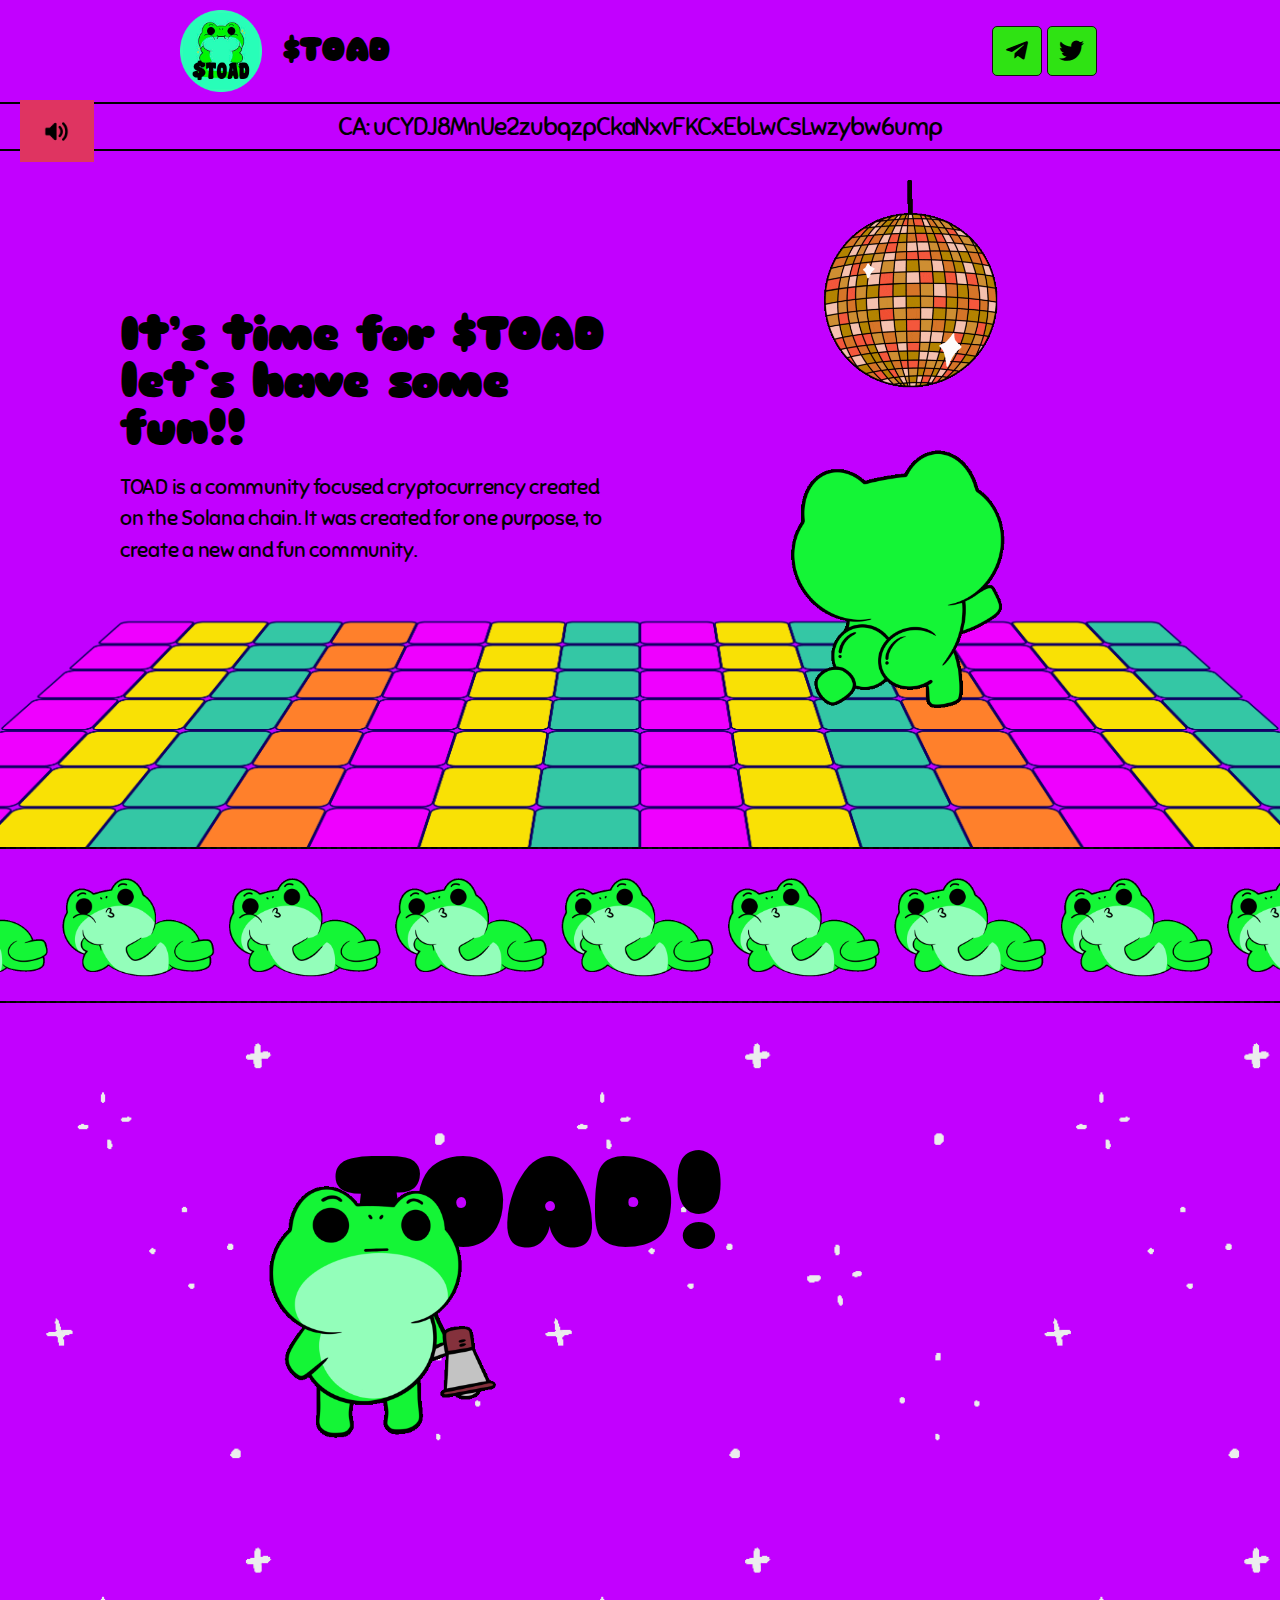
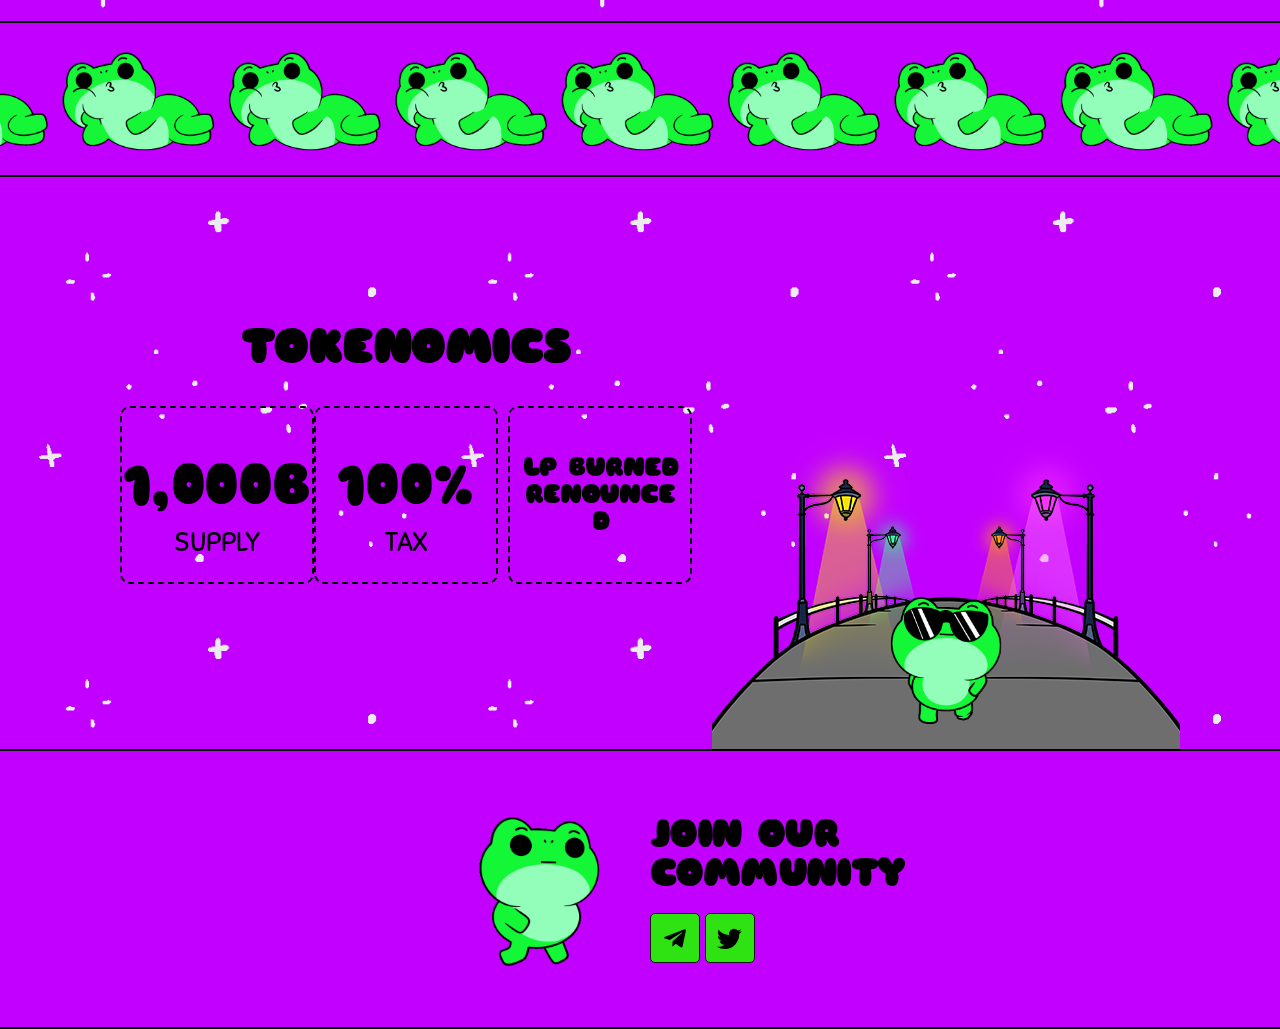
<file: index.html>
<!DOCTYPE html>
<html lang="en-US">

<head>
    <meta charset="UTF-8">
    <meta name="viewport" content="width=device-width, initial-scale=1.0, viewport-fit=cover" />
    <title>TOAD &#8211; SOLANA TOAD</title>
    <meta name='robots' content='max-image-preview:large' />
    <link rel="alternate" type="application/rss+xml" title="TOAD &raquo; Feed" href="feed/index.html" />
    <link rel="alternate" type="application/rss+xml" title="TOAD &raquo; Comments Feed"
        href="comments/feed/index.html" />
    <script>
        window._wpemojiSettings =
        {
            "baseUrl": "https:\/\/s.w.org\/images\/core\/emoji\/15.0.3\/72x72\/",
            "ext": ".png", "svgUrl": "https:\/\/s.w.org\/images\/core\/emoji\/15.0.3\/svg\/",
            "svgExt": ".svg",
            "source": { "concatemoji": ".\/wp-includes\/js\/wp-emoji-release.min.js?ver=6.5.3" }
        };
        /*! This file is auto-generated */
        !function (i, n) { var o, s, e; function c(e) { try { var t = { supportTests: e, timestamp: (new Date).valueOf() }; sessionStorage.setItem(o, JSON.stringify(t)) } catch (e) { } } function p(e, t, n) { e.clearRect(0, 0, e.canvas.width, e.canvas.height), e.fillText(t, 0, 0); var t = new Uint32Array(e.getImageData(0, 0, e.canvas.width, e.canvas.height).data), r = (e.clearRect(0, 0, e.canvas.width, e.canvas.height), e.fillText(n, 0, 0), new Uint32Array(e.getImageData(0, 0, e.canvas.width, e.canvas.height).data)); return t.every(function (e, t) { return e === r[t] }) } function u(e, t, n) { switch (t) { case "flag": return n(e, "\ud83c\udff3\ufe0f\u200d\u26a7\ufe0f", "\ud83c\udff3\ufe0f\u200b\u26a7\ufe0f") ? !1 : !n(e, "\ud83c\uddfa\ud83c\uddf3", "\ud83c\uddfa\u200b\ud83c\uddf3") && !n(e, "\ud83c\udff4\udb40\udc67\udb40\udc62\udb40\udc65\udb40\udc6e\udb40\udc67\udb40\udc7f", "\ud83c\udff4\u200b\udb40\udc67\u200b\udb40\udc62\u200b\udb40\udc65\u200b\udb40\udc6e\u200b\udb40\udc67\u200b\udb40\udc7f"); case "emoji": return !n(e, "\ud83d\udc26\u200d\u2b1b", "\ud83d\udc26\u200b\u2b1b") }return !1 } function f(e, t, n) { var r = "undefined" != typeof WorkerGlobalScope && self instanceof WorkerGlobalScope ? new OffscreenCanvas(300, 150) : i.createElement("canvas"), a = r.getContext("2d", { willReadFrequently: !0 }), o = (a.textBaseline = "top", a.font = "600 32px Arial", {}); return e.forEach(function (e) { o[e] = t(a, e, n) }), o } function t(e) { var t = i.createElement("script"); t.src = e, t.defer = !0, i.head.appendChild(t) } "undefined" != typeof Promise && (o = "wpEmojiSettingsSupports", s = ["flag", "emoji"], n.supports = { everything: !0, everythingExceptFlag: !0 }, e = new Promise(function (e) { i.addEventListener("DOMContentLoaded", e, { once: !0 }) }), new Promise(function (t) { var n = function () { try { var e = JSON.parse(sessionStorage.getItem(o)); if ("object" == typeof e && "number" == typeof e.timestamp && (new Date).valueOf() < e.timestamp + 604800 && "object" == typeof e.supportTests) return e.supportTests } catch (e) { } return null }(); if (!n) { if ("undefined" != typeof Worker && "undefined" != typeof OffscreenCanvas && "undefined" != typeof URL && URL.createObjectURL && "undefined" != typeof Blob) try { var e = "postMessage(" + f.toString() + "(" + [JSON.stringify(s), u.toString(), p.toString()].join(",") + "));", r = new Blob([e], { type: "text/javascript" }), a = new Worker(URL.createObjectURL(r), { name: "wpTestEmojiSupports" }); return void (a.onmessage = function (e) { c(n = e.data), a.terminate(), t(n) }) } catch (e) { } c(n = f(s, u, p)) } t(n) }).then(function (e) { for (var t in e) n.supports[t] = e[t], n.supports.everything = n.supports.everything && n.supports[t], "flag" !== t && (n.supports.everythingExceptFlag = n.supports.everythingExceptFlag && n.supports[t]); n.supports.everythingExceptFlag = n.supports.everythingExceptFlag && !n.supports.flag, n.DOMReady = !1, n.readyCallback = function () { n.DOMReady = !0 } }).then(function () { return e }).then(function () { var e; n.supports.everything || (n.readyCallback(), (e = n.source || {}).concatemoji ? t(e.concatemoji) : e.wpemoji && e.twemoji && (t(e.twemoji), t(e.wpemoji))) })) }((window, document), window._wpemojiSettings);
    </script>
    <!-- <link rel='stylesheet' id='sina-morphing-anim-css' href='./wp-content/plugins/sina-extension-for-elementor/assets/css/sina-morphing.min.css?ver=3.4.2' media='all' /> -->
    <!-- <link rel='stylesheet' id='pa-frontend-css' href='./wp-content/uploads/premium-addons-elementor/pa-frontend-80b3bfda2.min.css?ver=1717087815' media='all' /> -->
    <link rel="stylesheet" type="text/css" href="wp-content/cache/wpfc-minified/e454unqc/smyi.css" media="all" />
    <style id='wp-emoji-styles-inline-css'>
        img.wp-smiley,
        img.emoji {
            display: inline !important;
            border: none !important;
            box-shadow: none !important;
            height: 1em !important;
            width: 1em !important;
            margin: 0 0.07em !important;
            vertical-align: -0.1em !important;
            background: none !important;
            padding: 0 !important;
        }
    </style>
    <!-- <link rel='stylesheet' id='wp-block-library-css' href='./wp-includes/css/dist/block-library/style.min.css?ver=6.5.3' media='all' /> -->
    <link rel="stylesheet" type="text/css" href="wp-content/cache/wpfc-minified/7aafgesr/smyi.css" media="all" />
    <style id='classic-theme-styles-inline-css'>
        /*! This file is auto-generated */
        .wp-block-button__link {
            color: #fff;
            background-color: #32373c;
            border-radius: 9999px;
            box-shadow: none;
            text-decoration: none;
            padding: calc(.667em + 2px) calc(1.333em + 2px);
            font-size: 1.125em
        }

        .wp-block-file__button {
            background: #32373c;
            color: #fff;
            text-decoration: none
        }
    </style>
    <style id='global-styles-inline-css'>
        body {
            --wp--preset--color--black: #000000;
            --wp--preset--color--cyan-bluish-gray: #abb8c3;
            --wp--preset--color--white: #ffffff;
            --wp--preset--color--pale-pink: #f78da7;
            --wp--preset--color--vivid-red: #cf2e2e;
            --wp--preset--color--luminous-vivid-orange: #ff6900;
            --wp--preset--color--luminous-vivid-amber: #fcb900;
            --wp--preset--color--light-green-cyan: #7bdcb5;
            --wp--preset--color--vivid-green-cyan: #00d084;
            --wp--preset--color--pale-cyan-blue: #8ed1fc;
            --wp--preset--color--vivid-cyan-blue: #0693e3;
            --wp--preset--color--vivid-purple: #9b51e0;
            --wp--preset--color--accent: #df3461;
            --wp--preset--color--primary: #ffffff;
            --wp--preset--color--secondary: #828282;
            --wp--preset--color--subtle-background: #2b2b2b;
            --wp--preset--color--background: #0a0a0a;
            --wp--preset--gradient--vivid-cyan-blue-to-vivid-purple: linear-gradient(135deg, rgba(6, 147, 227, 1) 0%, rgb(155, 81, 224) 100%);
            --wp--preset--gradient--light-green-cyan-to-vivid-green-cyan: linear-gradient(135deg, rgb(122, 220, 180) 0%, rgb(0, 208, 130) 100%);
            --wp--preset--gradient--luminous-vivid-amber-to-luminous-vivid-orange: linear-gradient(135deg, rgba(252, 185, 0, 1) 0%, rgba(255, 105, 0, 1) 100%);
            --wp--preset--gradient--luminous-vivid-orange-to-vivid-red: linear-gradient(135deg, rgba(255, 105, 0, 1) 0%, rgb(207, 46, 46) 100%);
            --wp--preset--gradient--very-light-gray-to-cyan-bluish-gray: linear-gradient(135deg, rgb(238, 238, 238) 0%, rgb(169, 184, 195) 100%);
            --wp--preset--gradient--cool-to-warm-spectrum: linear-gradient(135deg, rgb(74, 234, 220) 0%, rgb(151, 120, 209) 20%, rgb(207, 42, 186) 40%, rgb(238, 44, 130) 60%, rgb(251, 105, 98) 80%, rgb(254, 248, 76) 100%);
            --wp--preset--gradient--blush-light-purple: linear-gradient(135deg, rgb(255, 206, 236) 0%, rgb(152, 150, 240) 100%);
            --wp--preset--gradient--blush-bordeaux: linear-gradient(135deg, rgb(254, 205, 165) 0%, rgb(254, 45, 45) 50%, rgb(107, 0, 62) 100%);
            --wp--preset--gradient--luminous-dusk: linear-gradient(135deg, rgb(255, 203, 112) 0%, rgb(199, 81, 192) 50%, rgb(65, 88, 208) 100%);
            --wp--preset--gradient--pale-ocean: linear-gradient(135deg, rgb(255, 245, 203) 0%, rgb(182, 227, 212) 50%, rgb(51, 167, 181) 100%);
            --wp--preset--gradient--electric-grass: linear-gradient(135deg, rgb(202, 248, 128) 0%, rgb(113, 206, 126) 100%);
            --wp--preset--gradient--midnight: linear-gradient(135deg, rgb(2, 3, 129) 0%, rgb(40, 116, 252) 100%);
            --wp--preset--font-size--small: 18px;
            --wp--preset--font-size--medium: 20px;
            --wp--preset--font-size--large: 26.25px;
            --wp--preset--font-size--x-large: 42px;
            --wp--preset--font-size--normal: 21px;
            --wp--preset--font-size--larger: 32px;
            --wp--preset--spacing--20: 0.44rem;
            --wp--preset--spacing--30: 0.67rem;
            --wp--preset--spacing--40: 1rem;
            --wp--preset--spacing--50: 1.5rem;
            --wp--preset--spacing--60: 2.25rem;
            --wp--preset--spacing--70: 3.38rem;
            --wp--preset--spacing--80: 5.06rem;
            --wp--preset--shadow--natural: 6px 6px 9px rgba(0, 0, 0, 0.2);
            --wp--preset--shadow--deep: 12px 12px 50px rgba(0, 0, 0, 0.4);
            --wp--preset--shadow--sharp: 6px 6px 0px rgba(0, 0, 0, 0.2);
            --wp--preset--shadow--outlined: 6px 6px 0px -3px rgba(255, 255, 255, 1), 6px 6px rgba(0, 0, 0, 1);
            --wp--preset--shadow--crisp: 6px 6px 0px rgba(0, 0, 0, 1);
        }

        :where(.is-layout-flex) {
            gap: 0.5em;
        }

        :where(.is-layout-grid) {
            gap: 0.5em;
        }

        body .is-layout-flex {
            display: flex;
        }

        body .is-layout-flex {
            flex-wrap: wrap;
            align-items: center;
        }

        body .is-layout-flex>* {
            margin: 0;
        }

        body .is-layout-grid {
            display: grid;
        }

        body .is-layout-grid>* {
            margin: 0;
        }

        :where(.wp-block-columns.is-layout-flex) {
            gap: 2em;
        }

        :where(.wp-block-columns.is-layout-grid) {
            gap: 2em;
        }

        :where(.wp-block-post-template.is-layout-flex) {
            gap: 1.25em;
        }

        :where(.wp-block-post-template.is-layout-grid) {
            gap: 1.25em;
        }

        .has-black-color {
            color: var(--wp--preset--color--black) !important;
        }

        .has-cyan-bluish-gray-color {
            color: var(--wp--preset--color--cyan-bluish-gray) !important;
        }

        .has-white-color {
            color: var(--wp--preset--color--white) !important;
        }

        .has-pale-pink-color {
            color: var(--wp--preset--color--pale-pink) !important;
        }

        .has-vivid-red-color {
            color: var(--wp--preset--color--vivid-red) !important;
        }

        .has-luminous-vivid-orange-color {
            color: var(--wp--preset--color--luminous-vivid-orange) !important;
        }

        .has-luminous-vivid-amber-color {
            color: var(--wp--preset--color--luminous-vivid-amber) !important;
        }

        .has-light-green-cyan-color {
            color: var(--wp--preset--color--light-green-cyan) !important;
        }

        .has-vivid-green-cyan-color {
            color: var(--wp--preset--color--vivid-green-cyan) !important;
        }

        .has-pale-cyan-blue-color {
            color: var(--wp--preset--color--pale-cyan-blue) !important;
        }

        .has-vivid-cyan-blue-color {
            color: var(--wp--preset--color--vivid-cyan-blue) !important;
        }

        .has-vivid-purple-color {
            color: var(--wp--preset--color--vivid-purple) !important;
        }

        .has-black-background-color {
            background-color: var(--wp--preset--color--black) !important;
        }

        .has-cyan-bluish-gray-background-color {
            background-color: var(--wp--preset--color--cyan-bluish-gray) !important;
        }

        .has-white-background-color {
            background-color: var(--wp--preset--color--white) !important;
        }

        .has-pale-pink-background-color {
            background-color: var(--wp--preset--color--pale-pink) !important;
        }

        .has-vivid-red-background-color {
            background-color: var(--wp--preset--color--vivid-red) !important;
        }

        .has-luminous-vivid-orange-background-color {
            background-color: var(--wp--preset--color--luminous-vivid-orange) !important;
        }

        .has-luminous-vivid-amber-background-color {
            background-color: var(--wp--preset--color--luminous-vivid-amber) !important;
        }

        .has-light-green-cyan-background-color {
            background-color: var(--wp--preset--color--light-green-cyan) !important;
        }

        .has-vivid-green-cyan-background-color {
            background-color: var(--wp--preset--color--vivid-green-cyan) !important;
        }

        .has-pale-cyan-blue-background-color {
            background-color: var(--wp--preset--color--pale-cyan-blue) !important;
        }

        .has-vivid-cyan-blue-background-color {
            background-color: var(--wp--preset--color--vivid-cyan-blue) !important;
        }

        .has-vivid-purple-background-color {
            background-color: var(--wp--preset--color--vivid-purple) !important;
        }

        .has-black-border-color {
            border-color: var(--wp--preset--color--black) !important;
        }

        .has-cyan-bluish-gray-border-color {
            border-color: var(--wp--preset--color--cyan-bluish-gray) !important;
        }

        .has-white-border-color {
            border-color: var(--wp--preset--color--white) !important;
        }

        .has-pale-pink-border-color {
            border-color: var(--wp--preset--color--pale-pink) !important;
        }

        .has-vivid-red-border-color {
            border-color: var(--wp--preset--color--vivid-red) !important;
        }

        .has-luminous-vivid-orange-border-color {
            border-color: var(--wp--preset--color--luminous-vivid-orange) !important;
        }

        .has-luminous-vivid-amber-border-color {
            border-color: var(--wp--preset--color--luminous-vivid-amber) !important;
        }

        .has-light-green-cyan-border-color {
            border-color: var(--wp--preset--color--light-green-cyan) !important;
        }

        .has-vivid-green-cyan-border-color {
            border-color: var(--wp--preset--color--vivid-green-cyan) !important;
        }

        .has-pale-cyan-blue-border-color {
            border-color: var(--wp--preset--color--pale-cyan-blue) !important;
        }

        .has-vivid-cyan-blue-border-color {
            border-color: var(--wp--preset--color--vivid-cyan-blue) !important;
        }

        .has-vivid-purple-border-color {
            border-color: var(--wp--preset--color--vivid-purple) !important;
        }

        .has-vivid-cyan-blue-to-vivid-purple-gradient-background {
            background: var(--wp--preset--gradient--vivid-cyan-blue-to-vivid-purple) !important;
        }

        .has-light-green-cyan-to-vivid-green-cyan-gradient-background {
            background: var(--wp--preset--gradient--light-green-cyan-to-vivid-green-cyan) !important;
        }

        .has-luminous-vivid-amber-to-luminous-vivid-orange-gradient-background {
            background: var(--wp--preset--gradient--luminous-vivid-amber-to-luminous-vivid-orange) !important;
        }

        .has-luminous-vivid-orange-to-vivid-red-gradient-background {
            background: var(--wp--preset--gradient--luminous-vivid-orange-to-vivid-red) !important;
        }

        .has-very-light-gray-to-cyan-bluish-gray-gradient-background {
            background: var(--wp--preset--gradient--very-light-gray-to-cyan-bluish-gray) !important;
        }

        .has-cool-to-warm-spectrum-gradient-background {
            background: var(--wp--preset--gradient--cool-to-warm-spectrum) !important;
        }

        .has-blush-light-purple-gradient-background {
            background: var(--wp--preset--gradient--blush-light-purple) !important;
        }

        .has-blush-bordeaux-gradient-background {
            background: var(--wp--preset--gradient--blush-bordeaux) !important;
        }

        .has-luminous-dusk-gradient-background {
            background: var(--wp--preset--gradient--luminous-dusk) !important;
        }

        .has-pale-ocean-gradient-background {
            background: var(--wp--preset--gradient--pale-ocean) !important;
        }

        .has-electric-grass-gradient-background {
            background: var(--wp--preset--gradient--electric-grass) !important;
        }

        .has-midnight-gradient-background {
            background: var(--wp--preset--gradient--midnight) !important;
        }

        .has-small-font-size {
            font-size: var(--wp--preset--font-size--small) !important;
        }

        .has-medium-font-size {
            font-size: var(--wp--preset--font-size--medium) !important;
        }

        .has-large-font-size {
            font-size: var(--wp--preset--font-size--large) !important;
        }

        .has-x-large-font-size {
            font-size: var(--wp--preset--font-size--x-large) !important;
        }

        .wp-block-navigation a:where(:not(.wp-element-button)) {
            color: inherit;
        }

        :where(.wp-block-post-template.is-layout-flex) {
            gap: 1.25em;
        }

        :where(.wp-block-post-template.is-layout-grid) {
            gap: 1.25em;
        }

        :where(.wp-block-columns.is-layout-flex) {
            gap: 2em;
        }

        :where(.wp-block-columns.is-layout-grid) {
            gap: 2em;
        }

        .wp-block-pullquote {
            font-size: 1.5em;
            line-height: 1.6;
        }
    </style>
    <!-- <link rel='stylesheet' id='sfhg_iframe_style-css' href='./wp-content/plugins/scoreboard-for-html5-game/css/iframe.css?ver=1.7' media='all' /> -->
    <!-- <link rel='stylesheet' id='icofont-css' href='./wp-content/plugins/sina-extension-for-elementor/admin/assets/css/icofont.min.css?ver=3.4.2' media='all' /> -->
    <!-- <link rel='stylesheet' id='font-awesome-css' href='./wp-content/plugins/elementor/assets/lib/font-awesome/css/font-awesome.min.css?ver=4.7.0' media='all' /> -->
    <!-- <link rel='stylesheet' id='twentytwenty-style-css' href='./wp-content/themes/twentytwenty/style.css?ver=2.0' media='all' /> -->
    <link rel="stylesheet" type="text/css" href="wp-content/cache/wpfc-minified/7c45zkph/smyi.css" media="all" />
    <style id='twentytwenty-style-inline-css'>
        .color-accent,
        .color-accent-hover:hover,
        .color-accent-hover:focus,
        :root .has-accent-color,
        .has-drop-cap:not(:focus):first-letter,
        .wp-block-button.is-style-outline,
        a {
            color: #df3461;
        }

        blockquote,
        .border-color-accent,
        .border-color-accent-hover:hover,
        .border-color-accent-hover:focus {
            border-color: #df3461;
        }

        button,
        .button,
        .faux-button,
        .wp-block-button__link,
        .wp-block-file .wp-block-file__button,
        input[type="button"],
        input[type="reset"],
        input[type="submit"],
        .bg-accent,
        .bg-accent-hover:hover,
        .bg-accent-hover:focus,
        :root .has-accent-background-color,
        .comment-reply-link {
            background-color: #df3461;
        }

        .fill-children-accent,
        .fill-children-accent * {
            fill: #df3461;
        }

        :root .has-background-color,
        button,
        .button,
        .faux-button,
        .wp-block-button__link,
        .wp-block-file__button,
        input[type="button"],
        input[type="reset"],
        input[type="submit"],
        .wp-block-button,
        .comment-reply-link,
        .has-background.has-primary-background-color:not(.has-text-color),
        .has-background.has-primary-background-color *:not(.has-text-color),
        .has-background.has-accent-background-color:not(.has-text-color),
        .has-background.has-accent-background-color *:not(.has-text-color) {
            color: #0a0a0a;
        }

        :root .has-background-background-color {
            background-color: #0a0a0a;
        }

        body,
        .entry-title a,
        :root .has-primary-color {
            color: #ffffff;
        }

        :root .has-primary-background-color {
            background-color: #ffffff;
        }

        cite,
        figcaption,
        .wp-caption-text,
        .post-meta,
        .entry-content .wp-block-archives li,
        .entry-content .wp-block-categories li,
        .entry-content .wp-block-latest-posts li,
        .wp-block-latest-comments__comment-date,
        .wp-block-latest-posts__post-date,
        .wp-block-embed figcaption,
        .wp-block-image figcaption,
        .wp-block-pullquote cite,
        .comment-metadata,
        .comment-respond .comment-notes,
        .comment-respond .logged-in-as,
        .pagination .dots,
        .entry-content hr:not(.has-background),
        hr.styled-separator,
        :root .has-secondary-color {
            color: #828282;
        }

        :root .has-secondary-background-color {
            background-color: #828282;
        }

        pre,
        fieldset,
        input,
        textarea,
        table,
        table *,
        hr {
            border-color: #2b2b2b;
        }

        caption,
        code,
        code,
        kbd,
        samp,
        .wp-block-table.is-style-stripes tbody tr:nth-child(odd),
        :root .has-subtle-background-background-color {
            background-color: #2b2b2b;
        }

        .wp-block-table.is-style-stripes {
            border-bottom-color: #2b2b2b;
        }

        .wp-block-latest-posts.is-grid li {
            border-top-color: #2b2b2b;
        }

        :root .has-subtle-background-color {
            color: #2b2b2b;
        }

        body:not(.overlay-header) .primary-menu>li>a,
        body:not(.overlay-header) .primary-menu>li>.icon,
        .modal-menu a,
        .footer-menu a,
        .footer-widgets a,
        #site-footer .wp-block-button.is-style-outline,
        .wp-block-pullquote:before,
        .singular:not(.overlay-header) .entry-header a,
        .archive-header a,
        .header-footer-group .color-accent,
        .header-footer-group .color-accent-hover:hover {
            color: #cd2653;
        }

        .social-icons a,
        #site-footer button:not(.toggle),
        #site-footer .button,
        #site-footer .faux-button,
        #site-footer .wp-block-button__link,
        #site-footer .wp-block-file__button,
        #site-footer input[type="button"],
        #site-footer input[type="reset"],
        #site-footer input[type="submit"] {
            background-color: #cd2653;
        }

        .header-footer-group,
        body:not(.overlay-header) #site-header .toggle,
        .menu-modal .toggle {
            color: #000000;
        }

        body:not(.overlay-header) .primary-menu ul {
            background-color: #000000;
        }

        body:not(.overlay-header) .primary-menu>li>ul:after {
            border-bottom-color: #000000;
        }

        body:not(.overlay-header) .primary-menu ul ul:after {
            border-left-color: #000000;
        }

        .site-description,
        body:not(.overlay-header) .toggle-inner .toggle-text,
        .widget .post-date,
        .widget .rss-date,
        .widget_archive li,
        .widget_categories li,
        .widget cite,
        .widget_pages li,
        .widget_meta li,
        .widget_nav_menu li,
        .powered-by-wordpress,
        .to-the-top,
        .singular .entry-header .post-meta,
        .singular:not(.overlay-header) .entry-header .post-meta a {
            color: #6d6d6d;
        }

        .header-footer-group pre,
        .header-footer-group fieldset,
        .header-footer-group input,
        .header-footer-group textarea,
        .header-footer-group table,
        .header-footer-group table *,
        .footer-nav-widgets-wrapper,
        #site-footer,
        .menu-modal nav *,
        .footer-widgets-outer-wrapper,
        .footer-top {
            border-color: #dcd7ca;
        }

        .header-footer-group table caption,
        body:not(.overlay-header) .header-inner .toggle-wrapper::before {
            background-color: #dcd7ca;
        }
    </style>
    <!-- <link rel='stylesheet' id='twentytwenty-print-style-css' href='./wp-content/themes/twentytwenty/print.css?ver=2.0' media='print' /> -->
    <link rel="stylesheet" type="text/css" href="wp-content/cache/wpfc-minified/2nar3hnr/smyi.css" media="print" />
    <!-- <link rel='stylesheet' id='elementor-icons-css' href='./wp-content/plugins/elementor/assets/lib/eicons/css/elementor-icons.min.css?ver=5.15.0' media='all' /> -->
    <!-- <link rel='stylesheet' id='elementor-frontend-legacy-css' href='./wp-content/uploads/elementor/css/custom-frontend-legacy.min.css?ver=3.6.7' media='all' /> -->
    <!-- <link rel='stylesheet' id='elementor-frontend-css' href='./wp-content/uploads/elementor/css/custom-frontend-lite.min.css?ver=1716777527' media='all' /> -->
    <link rel="stylesheet" type="text/css" href="wp-content/cache/wpfc-minified/8x5v66yh/smyi.css" media="all" />
    <style id='elementor-frontend-inline-css'>
        .elementor-kit-7 {
            --e-global-color-primary: #161511;
            --e-global-color-secondary: #F7EEFA;
            --e-global-color-text: #161511;
            --e-global-color-accent: #75AF70;
            --e-global-color-d2db26b: #EADAEF;
            --e-global-color-46699cb: #FCFCF2;
            --e-global-color-aaf7ace: #CDE8DF;
            --e-global-color-eb08b9f: #75AF7000;
            --e-global-color-4bd4adf: #F0EF5D;
            --e-global-typography-primary-font-family: "DM Serif Display";
            --e-global-typography-primary-font-size: 75px;
            --e-global-typography-primary-font-weight: 500;
            --e-global-typography-primary-text-transform: none;
            --e-global-typography-primary-font-style: normal;
            --e-global-typography-primary-text-decoration: none;
            --e-global-typography-primary-line-height: 1.1em;
            --e-global-typography-primary-letter-spacing: -3px;
            word-spacing: 0em;
            --e-global-typography-secondary-font-family: "Poppins";
            --e-global-typography-secondary-font-size: 30px;
            --e-global-typography-secondary-font-weight: 500;
            --e-global-typography-secondary-text-transform: none;
            --e-global-typography-secondary-font-style: normal;
            --e-global-typography-secondary-text-decoration: none;
            --e-global-typography-secondary-line-height: 1.1em;
            --e-global-typography-secondary-letter-spacing: -0.5px;
            --e-global-typography-text-font-family: "Ranchers";
            --e-global-typography-text-font-size: 16px;
            --e-global-typography-text-font-weight: 300;
            --e-global-typography-text-text-transform: none;
            --e-global-typography-text-font-style: normal;
            --e-global-typography-text-text-decoration: none;
            --e-global-typography-text-line-height: 1.5em;
            --e-global-typography-text-letter-spacing: 0px;
            --e-global-typography-accent-font-family: "Poppins";
            --e-global-typography-accent-font-size: 16px;
            --e-global-typography-accent-font-weight: 500;
            --e-global-typography-accent-text-transform: uppercase;
            --e-global-typography-accent-font-style: normal;
            --e-global-typography-accent-text-decoration: none;
            --e-global-typography-accent-line-height: 1em;
            --e-global-typography-accent-letter-spacing: 0px;
            --e-global-typography-8a15c56-font-family: "Poppins";
            --e-global-typography-8a15c56-font-size: 22px;
            --e-global-typography-8a15c56-font-weight: 300;
            --e-global-typography-8a15c56-text-transform: capitalize;
            --e-global-typography-8a15c56-font-style: normal;
            --e-global-typography-8a15c56-text-decoration: none;
            --e-global-typography-8a15c56-line-height: 1.5em;
            --e-global-typography-8a15c56-letter-spacing: 0px;
            --e-global-typography-98e2fe4-font-family: "DM Sans";
            --e-global-typography-98e2fe4-font-size: 100px;
            --e-global-typography-98e2fe4-font-weight: 500;
            --e-global-typography-98e2fe4-text-transform: none;
            --e-global-typography-98e2fe4-font-style: normal;
            --e-global-typography-98e2fe4-text-decoration: none;
            --e-global-typography-98e2fe4-line-height: 1em;
            --e-global-typography-98e2fe4-letter-spacing: -5px;
            --e-global-typography-c767f59-font-family: "Poppins";
            --e-global-typography-c767f59-font-size: 14px;
            --e-global-typography-c767f59-font-weight: 300;
            --e-global-typography-c767f59-text-transform: none;
            --e-global-typography-c767f59-font-style: normal;
            --e-global-typography-c767f59-text-decoration: none;
            --e-global-typography-c767f59-line-height: 1.5em;
            --e-global-typography-c767f59-letter-spacing: 0px;
            --e-global-typography-541e90c-font-family: "DM Sans";
            --e-global-typography-541e90c-font-size: 65px;
            --e-global-typography-541e90c-font-weight: 500;
            --e-global-typography-541e90c-text-transform: none;
            --e-global-typography-541e90c-font-style: normal;
            --e-global-typography-541e90c-text-decoration: none;
            --e-global-typography-541e90c-line-height: 0.9em;
            --e-global-typography-541e90c-letter-spacing: -2px;
            font-family: "Sniglet", Sans-serif;
            background-color: var(--e-global-color-d2db26b);
        }

        .elementor-kit-7 a {
            color: var(--e-global-color-primary);
        }

        .elementor-section.elementor-section-boxed>.elementor-container {
            max-width: 1410px;
        }

        .e-container {
            --container-max-width: 1410px;
        }



        h1.entry-title {
            display: var(--page-title-display);
        }

        @media(max-width:1024px) {
            .elementor-kit-7 {
                --e-global-typography-primary-font-size: 55px;
                --e-global-typography-secondary-font-size: 24px;
                --e-global-typography-text-font-size: 1px;
                --e-global-typography-accent-font-size: 14px;
                --e-global-typography-8a15c56-font-size: 16px;
                --e-global-typography-98e2fe4-font-size: 68px;
                --e-global-typography-c767f59-font-size: 12px;
                --e-global-typography-541e90c-font-size: 42px;
            }

            .elementor-section.elementor-section-boxed>.elementor-container {
                max-width: 1024px;
            }

            .e-container {
                --container-max-width: 1024px;
            }
        }

        @media(max-width:767px) {
            .elementor-kit-7 {
                --e-global-typography-primary-font-size: 34px;
                --e-global-typography-primary-letter-spacing: -2px;
                --e-global-typography-secondary-font-size: 22px;
                --e-global-typography-secondary-line-height: 1.4em;
                --e-global-typography-accent-letter-spacing: 0.5px;
                --e-global-typography-98e2fe4-font-size: 42px;
                --e-global-typography-98e2fe4-line-height: 1em;
                --e-global-typography-98e2fe4-letter-spacing: -2px;
                --e-global-typography-541e90c-font-size: 28px;
                --e-global-typography-541e90c-letter-spacing: -2px;
                font-size: 15px;
            }

            .elementor-section.elementor-section-boxed>.elementor-container {
                max-width: 767px;
            }

            .e-container {
                --container-max-width: 767px;
            }
        }

        .elementor-6274 .elementor-element.elementor-element-946c9ea.ob-is-breaking-bad>.elementor-container>.elementor-row,
        .elementor-6274 .elementor-element.elementor-element-946c9ea.ob-is-breaking-bad>.elementor-container {
            justify-content: flex-start !important;
            flex-direction: row;
        }

        .elementor-6274 .elementor-element.elementor-element-946c9ea.ob-is-breaking-bad.ob-bb-inner>.elementor-container>.elementor-row,
        .elementor-6274 .elementor-element.elementor-element-946c9ea.ob-is-breaking-bad.ob-bb-inner>.elementor-container {
            justify-content: flex-start !important;
            flex-direction: row;
        }

        .elementor-6274 .elementor-element.elementor-element-946c9ea.ob-is-breaking-bad.ob-is-glider>.elementor-container.swiper-container-vertical>.elementor-row,
        .elementor-6274 .elementor-element.elementor-element-946c9ea.ob-is-breaking-bad.ob-is-glider>.elementor-container.swiper-container-vertical {
            flex-direction: column;
        }

        .elementor-6274 .elementor-element.elementor-element-946c9ea.ob-is-breaking-bad.ob-is-glider.ob-bb-inner>.elementor-container.swiper-container-vertical>.elementor-row,
        .elementor-6274 .elementor-element.elementor-element-946c9ea.ob-is-breaking-bad.ob-is-glider.ob-bb-inner>.elementor-container.swiper-container-vertical {
            flex-direction: column;
        }

        .elementor-6274 .elementor-element.elementor-element-946c9ea.ob-is-breaking-bad.ob-bb-inner {
            width: 100%;
            flex: unset;
            align-self: inherit;
        }

        .elementor-6274 .elementor-element.elementor-element-946c9ea:not(.elementor-motion-effects-element-type-background),
        .elementor-6274 .elementor-element.elementor-element-946c9ea>.elementor-motion-effects-container>.elementor-motion-effects-layer {
            background-color: #FFFFFF;
        }

        .elementor-6274 .elementor-element.elementor-element-946c9ea {
            border-style: solid;
            border-width: 0px 0px 2px 0px;
            border-color: #000000;
            transition: background 0.3s, border 0.3s, border-radius 0.3s, box-shadow 0.3s;
            padding: 0px 170px 0px 170px;
        }

        .elementor-6274 .elementor-element.elementor-element-946c9ea>.elementor-background-overlay {
            transition: background 0.3s, border-radius 0.3s, opacity 0.3s;
        }

        .elementor-bc-flex-widget .elementor-6274 .elementor-element.elementor-element-7dee830.elementor-column .elementor-column-wrap {
            align-items: center;
        }

        .elementor-6274 .elementor-element.elementor-element-7dee830.elementor-column.elementor-element[data-element_type="column"]>.elementor-column-wrap.elementor-element-populated>.elementor-widget-wrap {
            align-content: center;
            align-items: center;
        }

        .elementor-6274 .elementor-element.elementor-element-7dee830.elementor-column {
            align-self: inherit;
            cursor: default;
        }

        .elementor-6274 .elementor-element.elementor-element-e2907f5 img {
            width: 100%;
        }

        .elementor-6274 .elementor-element.elementor-element-e2907f5 {
            width: auto;
            max-width: auto;
        }

        .elementor-bc-flex-widget .elementor-6274 .elementor-element.elementor-element-ee6cd84.elementor-column .elementor-column-wrap {
            align-items: center;
        }

        .elementor-6274 .elementor-element.elementor-element-ee6cd84.elementor-column.elementor-element[data-element_type="column"]>.elementor-column-wrap.elementor-element-populated>.elementor-widget-wrap {
            align-content: center;
            align-items: center;
        }

        .elementor-6274 .elementor-element.elementor-element-ee6cd84.elementor-column {
            align-self: inherit;
            cursor: default;
        }

        .elementor-6274 .elementor-element.elementor-element-c77d981 .elementor-heading-title {
            color: #000000;
            font-size: 33px;
            font-weight: bold;
        }

        .elementor-6274 .elementor-element.elementor-element-c77d981.ob-harakiri {
            writing-mode: inherit;
        }

        .elementor-6274 .elementor-element.elementor-element-c77d981.ob-harakiri .elementor-heading-title {
            writing-mode: inherit;
            transform: rotate(0deg);
        }

        .elementor-6274 .elementor-element.elementor-element-c77d981.ob-harakiri .elementor-widget-container>div {
            writing-mode: inherit;
            transform: rotate(0deg);
        }

        .elementor-6274 .elementor-element.elementor-element-c77d981 .elementor-widget-container {
            text-indent: 0px;
            mix-blend-mode: inherit;
        }

        .elementor-6274 .elementor-element.elementor-element-c77d981 {
            width: auto;
            max-width: auto;
        }

        .elementor-bc-flex-widget .elementor-6274 .elementor-element.elementor-element-6156746.elementor-column .elementor-column-wrap {
            align-items: center;
        }

        .elementor-6274 .elementor-element.elementor-element-6156746.elementor-column.elementor-element[data-element_type="column"]>.elementor-column-wrap.elementor-element-populated>.elementor-widget-wrap {
            align-content: center;
            align-items: center;
        }

        .elementor-6274 .elementor-element.elementor-element-6156746.elementor-column {
            align-self: inherit;
            cursor: default;
        }

        .elementor-6274 .elementor-element.elementor-element-3a67f29 {
            --grid-template-columns: repeat(0, auto);
            --grid-column-gap: 5px;
            --grid-row-gap: 0px;
        }

        .elementor-6274 .elementor-element.elementor-element-3a67f29 .elementor-widget-container {
            text-align: right;
        }

        .elementor-6274 .elementor-element.elementor-element-3a67f29 .elementor-social-icon {
            background-color: #2FE313;
            border-style: solid;
            border-width: 1px 1px 1px 1px;
        }

        .elementor-6274 .elementor-element.elementor-element-3a67f29 .elementor-social-icon i {
            color: #000000;
        }

        .elementor-6274 .elementor-element.elementor-element-3a67f29 .elementor-social-icon svg {
            fill: #000000;
        }

        .elementor-6274 .elementor-element.elementor-element-84be95a.ob-is-breaking-bad>.elementor-container>.elementor-row,
        .elementor-6274 .elementor-element.elementor-element-84be95a.ob-is-breaking-bad>.elementor-container {
            justify-content: flex-start !important;
            flex-direction: row;
        }

        .elementor-6274 .elementor-element.elementor-element-84be95a.ob-is-breaking-bad.ob-bb-inner>.elementor-container>.elementor-row,
        .elementor-6274 .elementor-element.elementor-element-84be95a.ob-is-breaking-bad.ob-bb-inner>.elementor-container {
            justify-content: flex-start !important;
            flex-direction: row;
        }

        .elementor-6274 .elementor-element.elementor-element-84be95a.ob-is-breaking-bad.ob-is-glider>.elementor-container.swiper-container-vertical>.elementor-row,
        .elementor-6274 .elementor-element.elementor-element-84be95a.ob-is-breaking-bad.ob-is-glider>.elementor-container.swiper-container-vertical {
            flex-direction: column;
        }

        .elementor-6274 .elementor-element.elementor-element-84be95a.ob-is-breaking-bad.ob-is-glider.ob-bb-inner>.elementor-container.swiper-container-vertical>.elementor-row,
        .elementor-6274 .elementor-element.elementor-element-84be95a.ob-is-breaking-bad.ob-is-glider.ob-bb-inner>.elementor-container.swiper-container-vertical {
            flex-direction: column;
        }

        .elementor-6274 .elementor-element.elementor-element-84be95a.ob-is-breaking-bad.ob-bb-inner {
            width: 100%;
            flex: unset;
            align-self: inherit;
        }

        .elementor-6274 .elementor-element.elementor-element-84be95a:not(.elementor-motion-effects-element-type-background),
        .elementor-6274 .elementor-element.elementor-element-84be95a>.elementor-motion-effects-container>.elementor-motion-effects-layer {
            background-color: #FFFFFF;
        }

        .elementor-6274 .elementor-element.elementor-element-84be95a {
            border-style: solid;
            border-width: 0px 0px 2px 0px;
            border-color: #000000;
            transition: background 0.3s, border 0.3s, border-radius 0.3s, box-shadow 0.3s;
            padding: 0px 170px 0px 170px;
        }

        .elementor-6274 .elementor-element.elementor-element-84be95a>.elementor-background-overlay {
            transition: background 0.3s, border-radius 0.3s, opacity 0.3s;
        }

        .elementor-bc-flex-widget .elementor-6274 .elementor-element.elementor-element-9dc48a1.elementor-column .elementor-column-wrap {
            align-items: center;
        }

        .elementor-6274 .elementor-element.elementor-element-9dc48a1.elementor-column.elementor-element[data-element_type="column"]>.elementor-column-wrap.elementor-element-populated>.elementor-widget-wrap {
            align-content: center;
            align-items: center;
        }

        .elementor-6274 .elementor-element.elementor-element-9dc48a1.elementor-column {
            align-self: inherit;
            cursor: default;
        }

        .elementor-6274 .elementor-element.elementor-element-f20ea10 {
            text-align: center;
        }

        .elementor-6274 .elementor-element.elementor-element-f20ea10 .elementor-heading-title {
            color: #000000;
            font-size: 25px;
            font-weight: normal;
        }

        .elementor-6274 .elementor-element.elementor-element-f20ea10.ob-harakiri {
            writing-mode: inherit;
        }

        .elementor-6274 .elementor-element.elementor-element-f20ea10.ob-harakiri .elementor-heading-title {
            writing-mode: inherit;
            transform: rotate(0deg);
        }

        .elementor-6274 .elementor-element.elementor-element-f20ea10.ob-harakiri .elementor-widget-container>div {
            writing-mode: inherit;
            transform: rotate(0deg);
        }

        .elementor-6274 .elementor-element.elementor-element-f20ea10 .elementor-widget-container {
            text-indent: 0px;
            mix-blend-mode: inherit;
        }

        .elementor-6274 .elementor-element.elementor-element-81fc62f.ob-is-breaking-bad>.elementor-container>.elementor-row,
        .elementor-6274 .elementor-element.elementor-element-81fc62f.ob-is-breaking-bad>.elementor-container {
            justify-content: flex-start !important;
            flex-direction: row;
        }

        .elementor-6274 .elementor-element.elementor-element-81fc62f.ob-is-breaking-bad.ob-bb-inner>.elementor-container>.elementor-row,
        .elementor-6274 .elementor-element.elementor-element-81fc62f.ob-is-breaking-bad.ob-bb-inner>.elementor-container {
            justify-content: flex-start !important;
            flex-direction: row;
        }

        .elementor-6274 .elementor-element.elementor-element-81fc62f.ob-is-breaking-bad.ob-is-glider>.elementor-container.swiper-container-vertical>.elementor-row,
        .elementor-6274 .elementor-element.elementor-element-81fc62f.ob-is-breaking-bad.ob-is-glider>.elementor-container.swiper-container-vertical {
            flex-direction: column;
        }

        .elementor-6274 .elementor-element.elementor-element-81fc62f.ob-is-breaking-bad.ob-is-glider.ob-bb-inner>.elementor-container.swiper-container-vertical>.elementor-row,
        .elementor-6274 .elementor-element.elementor-element-81fc62f.ob-is-breaking-bad.ob-is-glider.ob-bb-inner>.elementor-container.swiper-container-vertical {
            flex-direction: column;
        }

        .elementor-6274 .elementor-element.elementor-element-81fc62f.ob-is-breaking-bad.ob-bb-inner {
            width: 100%;
            flex: unset;
            align-self: inherit;
        }

        .elementor-6274 .elementor-element.elementor-element-81fc62f:not(.elementor-motion-effects-element-type-background),
        .elementor-6274 .elementor-element.elementor-element-81fc62f>.elementor-motion-effects-container>.elementor-motion-effects-layer {
            background-color: #FFFFFF;
        }

        .elementor-6274 .elementor-element.elementor-element-81fc62f>.elementor-background-overlay {
            background-image: url("./wp-content/uploads/2024/05/ribbitbg.png");
            background-position: bottom center;
            background-repeat: no-repeat;
            background-size: contain;
            opacity: 1;
            transition: background 0.3s, border-radius 0.3s, opacity 0.3s;
        }

        .elementor-6274 .elementor-element.elementor-element-81fc62f {
            transition: background 0.3s, border 0.3s, border-radius 0.3s, box-shadow 0.3s;
            padding: 0px 100px 100px 100px;
        }

        .elementor-bc-flex-widget .elementor-6274 .elementor-element.elementor-element-855a9eb.elementor-column .elementor-column-wrap {
            align-items: center;
        }

        .elementor-6274 .elementor-element.elementor-element-855a9eb.elementor-column.elementor-element[data-element_type="column"]>.elementor-column-wrap.elementor-element-populated>.elementor-widget-wrap {
            align-content: center;
            align-items: center;
        }

        .elementor-6274 .elementor-element.elementor-element-855a9eb.elementor-column {
            align-self: inherit;
            cursor: default;
        }

        .elementor-6274 .elementor-element.elementor-element-855a9eb>.elementor-element-populated,
        .elementor-6274 .elementor-element.elementor-element-855a9eb>.elementor-element-populated>.elementor-background-overlay,
        .elementor-6274 .elementor-element.elementor-element-855a9eb>.elementor-background-slideshow {
            border-radius: 20px 20px 20px 20px;
        }

        .elementor-6274 .elementor-element.elementor-element-855a9eb>.elementor-element-populated {
            transition: background 0.3s, border 0.3s, border-radius 0.3s, box-shadow 0.3s;
        }

        .elementor-6274 .elementor-element.elementor-element-855a9eb>.elementor-element-populated>.elementor-background-overlay {
            transition: background 0.3s, border-radius 0.3s, opacity 0.3s;
        }

        .elementor-6274 .elementor-element.elementor-element-855a9eb>.elementor-element-populated>.elementor-widget-wrap {
            padding: 20px 20px 20px 20px;
        }

        .elementor-6274 .elementor-element.elementor-element-b9834be .elementor-heading-title {
            color: #000000;
            font-size: 47px;
            font-weight: 900;
        }

        .elementor-6274 .elementor-element.elementor-element-b9834be.ob-harakiri {
            writing-mode: inherit;
        }

        .elementor-6274 .elementor-element.elementor-element-b9834be.ob-harakiri .elementor-heading-title {
            writing-mode: inherit;
            transform: rotate(0deg);
        }

        .elementor-6274 .elementor-element.elementor-element-b9834be.ob-harakiri .elementor-widget-container>div {
            writing-mode: inherit;
            transform: rotate(0deg);
        }

        .elementor-6274 .elementor-element.elementor-element-b9834be .elementor-widget-container {
            text-indent: 0px;
            mix-blend-mode: inherit;
        }

        .elementor-6274 .elementor-element.elementor-element-73b5fe8 {
            color: #020101;
            font-size: 21px;
        }

        .elementor-6274 .elementor-element.elementor-element-73b5fe8.ob-harakiri {
            writing-mode: inherit;
        }

        .elementor-6274 .elementor-element.elementor-element-73b5fe8.ob-harakiri .elementor-heading-title {
            writing-mode: inherit;
            transform: rotate(0deg);
        }

        .elementor-6274 .elementor-element.elementor-element-73b5fe8.ob-harakiri .elementor-widget-container>div {
            writing-mode: inherit;
            transform: rotate(0deg);
        }

        .elementor-6274 .elementor-element.elementor-element-73b5fe8 .elementor-widget-container {
            text-indent: 0px;
            mix-blend-mode: inherit;
        }

        .elementor-bc-flex-widget .elementor-6274 .elementor-element.elementor-element-5a731b9.elementor-column .elementor-column-wrap {
            align-items: flex-end;
        }

        .elementor-6274 .elementor-element.elementor-element-5a731b9.elementor-column.elementor-element[data-element_type="column"]>.elementor-column-wrap.elementor-element-populated>.elementor-widget-wrap {
            align-content: flex-end;
            align-items: flex-end;
        }

        .elementor-6274 .elementor-element.elementor-element-5a731b9.elementor-column {
            align-self: inherit;
            cursor: default;
        }

        .elementor-6274 .elementor-element.elementor-element-5a731b9>.elementor-element-populated {
            transition: background 0.3s, border 0.3s, border-radius 0.3s, box-shadow 0.3s;
        }

        .elementor-6274 .elementor-element.elementor-element-5a731b9>.elementor-element-populated>.elementor-background-overlay {
            transition: background 0.3s, border-radius 0.3s, opacity 0.3s;
        }

        .elementor-6274 .elementor-element.elementor-element-870fe01 img {
            width: 49%;
        }

        .elementor-6274 .elementor-element.elementor-element-14365bc img {
            width: 58%;
        }

        .elementor-6274 .elementor-element.elementor-element-27f4d2f.ob-is-breaking-bad>.elementor-container>.elementor-row,
        .elementor-6274 .elementor-element.elementor-element-27f4d2f.ob-is-breaking-bad>.elementor-container {
            justify-content: flex-start !important;
            flex-direction: row;
        }

        .elementor-6274 .elementor-element.elementor-element-27f4d2f.ob-is-breaking-bad.ob-bb-inner>.elementor-container>.elementor-row,
        .elementor-6274 .elementor-element.elementor-element-27f4d2f.ob-is-breaking-bad.ob-bb-inner>.elementor-container {
            justify-content: flex-start !important;
            flex-direction: row;
        }

        .elementor-6274 .elementor-element.elementor-element-27f4d2f.ob-is-breaking-bad.ob-is-glider>.elementor-container.swiper-container-vertical>.elementor-row,
        .elementor-6274 .elementor-element.elementor-element-27f4d2f.ob-is-breaking-bad.ob-is-glider>.elementor-container.swiper-container-vertical {
            flex-direction: column;
        }

        .elementor-6274 .elementor-element.elementor-element-27f4d2f.ob-is-breaking-bad.ob-is-glider.ob-bb-inner>.elementor-container.swiper-container-vertical>.elementor-row,
        .elementor-6274 .elementor-element.elementor-element-27f4d2f.ob-is-breaking-bad.ob-is-glider.ob-bb-inner>.elementor-container.swiper-container-vertical {
            flex-direction: column;
        }

        .elementor-6274 .elementor-element.elementor-element-27f4d2f.ob-is-breaking-bad.ob-bb-inner {
            width: 100%;
            flex: unset;
            align-self: inherit;
        }

        .elementor-6274 .elementor-element.elementor-element-27f4d2f>.elementor-background-overlay {
            background-image: url("./wp-content/uploads/2024/05/Untitled_Artwork-5.gif");
            background-position: center center;
            background-repeat: repeat-x;
            background-size: 13% auto;
            opacity: 1;
            transition: background 0.3s, border-radius 0.3s, opacity 0.3s;
        }

        .elementor-6274 .elementor-element.elementor-element-27f4d2f {
            border-style: dashed;
            border-width: 2px 0px 2px 0px;
            border-color: #000000;
            transition: background 0.3s, border 0.3s, border-radius 0.3s, box-shadow 0.3s;
            padding: 0px 0px 0px 0px;
        }

        .elementor-6274 .elementor-element.elementor-element-c5ae9e6.elementor-column {
            align-self: inherit;
            cursor: default;
        }

        .elementor-6274 .elementor-element.elementor-element-20350e3 .elementor-spacer-inner {
            --spacer-size: 132px;
        }

        .elementor-6274 .elementor-element.elementor-element-ce8db99.ob-is-breaking-bad>.elementor-container>.elementor-row,
        .elementor-6274 .elementor-element.elementor-element-ce8db99.ob-is-breaking-bad>.elementor-container {
            justify-content: flex-start !important;
            flex-direction: row;
        }

        .elementor-6274 .elementor-element.elementor-element-ce8db99.ob-is-breaking-bad.ob-bb-inner>.elementor-container>.elementor-row,
        .elementor-6274 .elementor-element.elementor-element-ce8db99.ob-is-breaking-bad.ob-bb-inner>.elementor-container {
            justify-content: flex-start !important;
            flex-direction: row;
        }

        .elementor-6274 .elementor-element.elementor-element-ce8db99.ob-is-breaking-bad.ob-is-glider>.elementor-container.swiper-container-vertical>.elementor-row,
        .elementor-6274 .elementor-element.elementor-element-ce8db99.ob-is-breaking-bad.ob-is-glider>.elementor-container.swiper-container-vertical {
            flex-direction: column;
        }

        .elementor-6274 .elementor-element.elementor-element-ce8db99.ob-is-breaking-bad.ob-is-glider.ob-bb-inner>.elementor-container.swiper-container-vertical>.elementor-row,
        .elementor-6274 .elementor-element.elementor-element-ce8db99.ob-is-breaking-bad.ob-is-glider.ob-bb-inner>.elementor-container.swiper-container-vertical {
            flex-direction: column;
        }

        .elementor-6274 .elementor-element.elementor-element-ce8db99.ob-is-breaking-bad.ob-bb-inner {
            width: 100%;
            flex: unset;
            align-self: inherit;
        }

        .elementor-6274 .elementor-element.elementor-element-ce8db99:not(.elementor-motion-effects-element-type-background),
        .elementor-6274 .elementor-element.elementor-element-ce8db99>.elementor-motion-effects-container>.elementor-motion-effects-layer {
            background-color: #FFFFFF;
        }

        .elementor-6274 .elementor-element.elementor-element-ce8db99>.elementor-background-overlay {
            background-image: url("./wp-content/uploads/2024/05/giphy-55.gif");
            background-size: 39% auto;
            opacity: 1;
            transition: background 0.3s, border-radius 0.3s, opacity 0.3s;
        }

        .elementor-6274 .elementor-element.elementor-element-ce8db99 {
            transition: background 0.3s, border 0.3s, border-radius 0.3s, box-shadow 0.3s;
            padding: 50px 150px 50px 150px;
        }

        .elementor-bc-flex-widget .elementor-6274 .elementor-element.elementor-element-a980351.elementor-column .elementor-column-wrap {
            align-items: flex-end;
        }

        .elementor-6274 .elementor-element.elementor-element-a980351.elementor-column.elementor-element[data-element_type="column"]>.elementor-column-wrap.elementor-element-populated>.elementor-widget-wrap {
            align-content: flex-end;
            align-items: flex-end;
        }

        .elementor-6274 .elementor-element.elementor-element-a980351.elementor-column {
            align-self: inherit;
            cursor: default;
        }

        .elementor-6274 .elementor-element.elementor-element-e04621f .elementor-heading-title {
            color: #000000;
            font-size: 125px;
        }

        .elementor-6274 .elementor-element.elementor-element-e04621f.ob-harakiri {
            writing-mode: inherit;
        }

        .elementor-6274 .elementor-element.elementor-element-e04621f.ob-harakiri .elementor-heading-title {
            writing-mode: inherit;
            transform: rotate(0deg);
        }

        .elementor-6274 .elementor-element.elementor-element-e04621f.ob-harakiri .elementor-widget-container>div {
            writing-mode: inherit;
            transform: rotate(0deg);
        }

        .elementor-6274 .elementor-element.elementor-element-e04621f .elementor-widget-container {
            text-indent: 0px;
            mix-blend-mode: inherit;
        }

        .elementor-6274 .elementor-element.elementor-element-e04621f {
            width: 114.303%;
            max-width: 114.303%;
            top: 89px;
        }

        body:not(.rtl) .elementor-6274 .elementor-element.elementor-element-e04621f {
            left: -17px;
        }

        body.rtl .elementor-6274 .elementor-element.elementor-element-e04621f {
            right: -17px;
        }

        .elementor-6274 .elementor-element.elementor-element-f2aae82.ob-is-breaking-bad>.elementor-container>.elementor-row,
        .elementor-6274 .elementor-element.elementor-element-f2aae82.ob-is-breaking-bad>.elementor-container {
            justify-content: flex-start !important;
            flex-direction: row;
        }

        .elementor-6274 .elementor-element.elementor-element-f2aae82.ob-is-breaking-bad.ob-bb-inner>.elementor-container>.elementor-row,
        .elementor-6274 .elementor-element.elementor-element-f2aae82.ob-is-breaking-bad.ob-bb-inner>.elementor-container {
            justify-content: flex-start !important;
            flex-direction: row;
        }

        .elementor-6274 .elementor-element.elementor-element-f2aae82.ob-is-breaking-bad.ob-is-glider>.elementor-container.swiper-container-vertical>.elementor-row,
        .elementor-6274 .elementor-element.elementor-element-f2aae82.ob-is-breaking-bad.ob-is-glider>.elementor-container.swiper-container-vertical {
            flex-direction: column;
        }

        .elementor-6274 .elementor-element.elementor-element-f2aae82.ob-is-breaking-bad.ob-is-glider.ob-bb-inner>.elementor-container.swiper-container-vertical>.elementor-row,
        .elementor-6274 .elementor-element.elementor-element-f2aae82.ob-is-breaking-bad.ob-is-glider.ob-bb-inner>.elementor-container.swiper-container-vertical {
            flex-direction: column;
        }

        .elementor-6274 .elementor-element.elementor-element-f2aae82.ob-is-breaking-bad.ob-bb-inner {
            width: 100%;
            flex: unset;
            align-self: inherit;
        }

        .elementor-6274 .elementor-element.elementor-element-f2aae82 {
            z-index: 99;
        }

        .elementor-6274 .elementor-element.elementor-element-453872c.elementor-column {
            align-self: inherit;
            cursor: default;
        }

        .elementor-6274 .elementor-element.elementor-element-f4fa1f4 img {
            width: 69%;
        }

        .elementor-bc-flex-widget .elementor-6274 .elementor-element.elementor-element-88808a1.elementor-column .elementor-column-wrap {
            align-items: center;
        }

        .elementor-6274 .elementor-element.elementor-element-88808a1.elementor-column.elementor-element[data-element_type="column"]>.elementor-column-wrap.elementor-element-populated>.elementor-widget-wrap {
            align-content: center;
            align-items: center;
        }

        .elementor-6274 .elementor-element.elementor-element-88808a1.elementor-column {
            align-self: inherit;
            cursor: default;
        }

        .elementor-6274 .elementor-element.elementor-element-88808a1:not(.elementor-motion-effects-element-type-background)>.elementor-column-wrap,
        .elementor-6274 .elementor-element.elementor-element-88808a1>.elementor-column-wrap>.elementor-motion-effects-container>.elementor-motion-effects-layer {
            background-color: #FFFFFF00;
        }

        .elementor-6274 .elementor-element.elementor-element-88808a1>.elementor-element-populated {
            border-style: dashed;
            border-width: 2px 2px 2px 2px;
            border-color: #000000;
            transition: background 0.3s, border 0.3s, border-radius 0.3s, box-shadow 0.3s;
        }

        .elementor-6274 .elementor-element.elementor-element-88808a1>.elementor-element-populated,
        .elementor-6274 .elementor-element.elementor-element-88808a1>.elementor-element-populated>.elementor-background-overlay,
        .elementor-6274 .elementor-element.elementor-element-88808a1>.elementor-background-slideshow {
            border-radius: 20px 20px 20px 20px;
        }

        .elementor-6274 .elementor-element.elementor-element-88808a1>.elementor-element-populated>.elementor-background-overlay {
            transition: background 0.3s, border-radius 0.3s, opacity 0.3s;
        }

        .elementor-6274 .elementor-element.elementor-element-88808a1>.elementor-element-populated>.elementor-widget-wrap {
            padding: 20px 20px 20px 20px;
        }

        .elementor-6274 .elementor-element.elementor-element-752c30d {
            text-align: center;
        }

        .elementor-6274 .elementor-element.elementor-element-752c30d .elementor-heading-title {
            color: #000000;
            font-size: 35px;
            font-weight: normal;
        }

        .elementor-6274 .elementor-element.elementor-element-752c30d.ob-harakiri {
            writing-mode: inherit;
        }

        .elementor-6274 .elementor-element.elementor-element-752c30d.ob-harakiri .elementor-heading-title {
            writing-mode: inherit;
            transform: rotate(0deg);
        }

        .elementor-6274 .elementor-element.elementor-element-752c30d.ob-harakiri .elementor-widget-container>div {
            writing-mode: inherit;
            transform: rotate(0deg);
        }

        .elementor-6274 .elementor-element.elementor-element-752c30d .elementor-widget-container {
            text-indent: 0px;
            mix-blend-mode: inherit;
        }

        .elementor-6274 .elementor-element.elementor-element-9043a42 {
            color: #020101;
        }

        .elementor-6274 .elementor-element.elementor-element-9043a42.ob-harakiri {
            writing-mode: inherit;
        }

        .elementor-6274 .elementor-element.elementor-element-9043a42.ob-harakiri .elementor-heading-title {
            writing-mode: inherit;
            transform: rotate(0deg);
        }

        .elementor-6274 .elementor-element.elementor-element-9043a42.ob-harakiri .elementor-widget-container>div {
            writing-mode: inherit;
            transform: rotate(0deg);
        }

        .elementor-6274 .elementor-element.elementor-element-9043a42 .elementor-widget-container {
            text-indent: 0px;
            mix-blend-mode: inherit;
        }

        .elementor-6274 .elementor-element.elementor-element-4e8a163.ob-is-breaking-bad>.elementor-container>.elementor-row,
        .elementor-6274 .elementor-element.elementor-element-4e8a163.ob-is-breaking-bad>.elementor-container {
            justify-content: flex-start !important;
            flex-direction: row;
        }

        .elementor-6274 .elementor-element.elementor-element-4e8a163.ob-is-breaking-bad.ob-bb-inner>.elementor-container>.elementor-row,
        .elementor-6274 .elementor-element.elementor-element-4e8a163.ob-is-breaking-bad.ob-bb-inner>.elementor-container {
            justify-content: flex-start !important;
            flex-direction: row;
        }

        .elementor-6274 .elementor-element.elementor-element-4e8a163.ob-is-breaking-bad.ob-is-glider>.elementor-container.swiper-container-vertical>.elementor-row,
        .elementor-6274 .elementor-element.elementor-element-4e8a163.ob-is-breaking-bad.ob-is-glider>.elementor-container.swiper-container-vertical {
            flex-direction: column;
        }

        .elementor-6274 .elementor-element.elementor-element-4e8a163.ob-is-breaking-bad.ob-is-glider.ob-bb-inner>.elementor-container.swiper-container-vertical>.elementor-row,
        .elementor-6274 .elementor-element.elementor-element-4e8a163.ob-is-breaking-bad.ob-is-glider.ob-bb-inner>.elementor-container.swiper-container-vertical {
            flex-direction: column;
        }

        .elementor-6274 .elementor-element.elementor-element-4e8a163.ob-is-breaking-bad.ob-bb-inner {
            width: 100%;
            flex: unset;
            align-self: inherit;
        }

        .elementor-6274 .elementor-element.elementor-element-4e8a163:not(.elementor-motion-effects-element-type-background),
        .elementor-6274 .elementor-element.elementor-element-4e8a163>.elementor-motion-effects-container>.elementor-motion-effects-layer {
            background-color: #FFFFFF;
        }

        .elementor-6274 .elementor-element.elementor-element-4e8a163>.elementor-background-overlay {
            background-image: url("./wp-content/uploads/2024/05/Untitled_Artwork-5.gif");
            background-position: center center;
            background-repeat: repeat-x;
            background-size: 13% auto;
            opacity: 1;
            transition: background 0.3s, border-radius 0.3s, opacity 0.3s;
        }

        .elementor-6274 .elementor-element.elementor-element-4e8a163 {
            border-style: solid;
            border-width: 2px 0px 2px 0px;
            border-color: #000000;
            transition: background 0.3s, border 0.3s, border-radius 0.3s, box-shadow 0.3s;
            padding: 0px 0px 0px 0px;
        }

        .elementor-6274 .elementor-element.elementor-element-db310fd.elementor-column {
            align-self: inherit;
            cursor: default;
        }

        .elementor-6274 .elementor-element.elementor-element-6d7dfa6 .elementor-spacer-inner {
            --spacer-size: 132px;
        }

        .elementor-6274 .elementor-element.elementor-element-e019de8.ob-is-breaking-bad>.elementor-container>.elementor-row,
        .elementor-6274 .elementor-element.elementor-element-e019de8.ob-is-breaking-bad>.elementor-container {
            justify-content: flex-start !important;
            flex-direction: row;
        }

        .elementor-6274 .elementor-element.elementor-element-e019de8.ob-is-breaking-bad.ob-bb-inner>.elementor-container>.elementor-row,
        .elementor-6274 .elementor-element.elementor-element-e019de8.ob-is-breaking-bad.ob-bb-inner>.elementor-container {
            justify-content: flex-start !important;
            flex-direction: row;
        }

        .elementor-6274 .elementor-element.elementor-element-e019de8.ob-is-breaking-bad.ob-is-glider>.elementor-container.swiper-container-vertical>.elementor-row,
        .elementor-6274 .elementor-element.elementor-element-e019de8.ob-is-breaking-bad.ob-is-glider>.elementor-container.swiper-container-vertical {
            flex-direction: column;
        }

        .elementor-6274 .elementor-element.elementor-element-e019de8.ob-is-breaking-bad.ob-is-glider.ob-bb-inner>.elementor-container.swiper-container-vertical>.elementor-row,
        .elementor-6274 .elementor-element.elementor-element-e019de8.ob-is-breaking-bad.ob-is-glider.ob-bb-inner>.elementor-container.swiper-container-vertical {
            flex-direction: column;
        }

        .elementor-6274 .elementor-element.elementor-element-e019de8.ob-is-breaking-bad.ob-bb-inner {
            width: 100%;
            flex: unset;
            align-self: inherit;
        }

        .elementor-6274 .elementor-element.elementor-element-e019de8:not(.elementor-motion-effects-element-type-background),
        .elementor-6274 .elementor-element.elementor-element-e019de8>.elementor-motion-effects-container>.elementor-motion-effects-layer {
            background-color: #FFFFFF;
        }

        .elementor-6274 .elementor-element.elementor-element-e019de8>.elementor-background-overlay {
            background-image: url("./wp-content/uploads/2024/05/giphy-55.gif");
            background-size: 33% auto;
            opacity: 1;
            transition: background 0.3s, border-radius 0.3s, opacity 0.3s;
        }

        .elementor-6274 .elementor-element.elementor-element-e019de8 {
            transition: background 0.3s, border 0.3s, border-radius 0.3s, box-shadow 0.3s;
            padding: 100px 100px 0px 100px;
        }

        .elementor-bc-flex-widget .elementor-6274 .elementor-element.elementor-element-e3ea4ca.elementor-column .elementor-column-wrap {
            align-items: flex-start;
        }

        .elementor-6274 .elementor-element.elementor-element-e3ea4ca.elementor-column.elementor-element[data-element_type="column"]>.elementor-column-wrap.elementor-element-populated>.elementor-widget-wrap {
            align-content: flex-start;
            align-items: flex-start;
        }

        .elementor-6274 .elementor-element.elementor-element-e3ea4ca.elementor-column {
            align-self: inherit;
            cursor: default;
        }

        .elementor-6274 .elementor-element.elementor-element-e3ea4ca>.elementor-element-populated,
        .elementor-6274 .elementor-element.elementor-element-e3ea4ca>.elementor-element-populated>.elementor-background-overlay,
        .elementor-6274 .elementor-element.elementor-element-e3ea4ca>.elementor-background-slideshow {
            border-radius: 10px 10px 10px 10px;
        }

        .elementor-6274 .elementor-element.elementor-element-e3ea4ca>.elementor-element-populated {
            margin: 5px 5px 150px 5px;
            --e-column-margin-right: 5px;
            --e-column-margin-left: 5px;
        }

        .elementor-6274 .elementor-element.elementor-element-b40c56f {
            text-align: center;
            width: 114.303%;
            max-width: 114.303%;
        }

        .elementor-6274 .elementor-element.elementor-element-b40c56f .elementor-heading-title {
            color: #000000;
            font-size: 49px;
        }

        .elementor-6274 .elementor-element.elementor-element-b40c56f.ob-harakiri {
            writing-mode: inherit;
        }

        .elementor-6274 .elementor-element.elementor-element-b40c56f.ob-harakiri .elementor-heading-title {
            writing-mode: inherit;
            transform: rotate(0deg);
        }

        .elementor-6274 .elementor-element.elementor-element-b40c56f.ob-harakiri .elementor-widget-container>div {
            writing-mode: inherit;
            transform: rotate(0deg);
        }

        .elementor-6274 .elementor-element.elementor-element-b40c56f .elementor-widget-container {
            text-indent: 0px;
            mix-blend-mode: inherit;
        }

        .elementor-6274 .elementor-element.elementor-element-b40c56f>.elementor-widget-container {
            padding: 30px 30px 30px 30px;
        }

        .elementor-6274 .elementor-element.elementor-element-5f36e98.ob-is-breaking-bad>.elementor-container>.elementor-row,
        .elementor-6274 .elementor-element.elementor-element-5f36e98.ob-is-breaking-bad>.elementor-container {
            justify-content: flex-start !important;
            flex-direction: row;
        }

        .elementor-6274 .elementor-element.elementor-element-5f36e98.ob-is-breaking-bad.ob-bb-inner>.elementor-container>.elementor-row,
        .elementor-6274 .elementor-element.elementor-element-5f36e98.ob-is-breaking-bad.ob-bb-inner>.elementor-container {
            justify-content: flex-start !important;
            flex-direction: row;
        }

        .elementor-6274 .elementor-element.elementor-element-5f36e98.ob-is-breaking-bad.ob-is-glider>.elementor-container.swiper-container-vertical>.elementor-row,
        .elementor-6274 .elementor-element.elementor-element-5f36e98.ob-is-breaking-bad.ob-is-glider>.elementor-container.swiper-container-vertical {
            flex-direction: column;
        }

        .elementor-6274 .elementor-element.elementor-element-5f36e98.ob-is-breaking-bad.ob-is-glider.ob-bb-inner>.elementor-container.swiper-container-vertical>.elementor-row,
        .elementor-6274 .elementor-element.elementor-element-5f36e98.ob-is-breaking-bad.ob-is-glider.ob-bb-inner>.elementor-container.swiper-container-vertical {
            flex-direction: column;
        }

        .elementor-6274 .elementor-element.elementor-element-5f36e98.ob-is-breaking-bad.ob-bb-inner {
            width: 100%;
            flex: unset;
            align-self: inherit;
        }

        .elementor-6274 .elementor-element.elementor-element-5f36e98 {
            padding: 0px 0px 0px 0px;
        }

        .elementor-6274 .elementor-element.elementor-element-68f6ee2.elementor-column {
            align-self: inherit;
            cursor: default;
        }

        .elementor-6274 .elementor-element.elementor-element-68f6ee2>.elementor-element-populated {
            border-style: dashed;
            border-width: 2px 2px 2px 2px;
            border-color: #000000;
            transition: background 0.3s, border 0.3s, border-radius 0.3s, box-shadow 0.3s;
            margin: 5px 5px 5px 5px;
            --e-column-margin-right: 5px;
            --e-column-margin-left: 5px;
        }

        .elementor-6274 .elementor-element.elementor-element-68f6ee2>.elementor-element-populated,
        .elementor-6274 .elementor-element.elementor-element-68f6ee2>.elementor-element-populated>.elementor-background-overlay,
        .elementor-6274 .elementor-element.elementor-element-68f6ee2>.elementor-background-slideshow {
            border-radius: 10px 10px 10px 10px;
        }

        .elementor-6274 .elementor-element.elementor-element-68f6ee2>.elementor-element-populated>.elementor-background-overlay {
            transition: background 0.3s, border-radius 0.3s, opacity 0.3s;
        }

        .elementor-6274 .elementor-element.elementor-element-09f841b .premium-counter:not(.top) {
            justify-content: center;
        }

        .elementor-6274 .elementor-element.elementor-element-09f841b .premium-counter.top {
            align-items: center;
        }

        .elementor-6274 .elementor-element.elementor-element-09f841b .premium-init-wrapper {
            flex-direction: column;
        }

        .elementor-6274 .elementor-element.elementor-element-09f841b .premium-counter-value-wrap {
            align-self: center;
        }

        .elementor-6274 .elementor-element.elementor-element-09f841b .premium-counter-title {
            text-align: center;
        }

        .elementor-6274 .elementor-element.elementor-element-09f841b .premium-counter-area .premium-counter-icon .icon {
            font-size: 70px;
        }

        .elementor-6274 .elementor-element.elementor-element-09f841b .premium-counter-area .premium-counter-icon svg {
            width: 70px;
            height: 70px;
        }

        .elementor-6274 .elementor-element.elementor-element-09f841b .premium-counter-title .premium-counter-title-val {
            color: #000000;
            font-size: 27px;
        }

        .elementor-6274 .elementor-element.elementor-element-09f841b .premium-counter-area .premium-counter-init {
            color: #000000;
            font-size: 58px;
            font-weight: bold;
            text-wrap: nowrap;
        }

        .elementor-6274 .elementor-element.elementor-element-09f841b .premium-counter-area span#suffix {
            color: #000000;
            font-size: 58px;
            font-weight: 900;
        }

        .elementor-6274 .elementor-element.elementor-element-fcc7b40.elementor-column {
            align-self: inherit;
            cursor: default;
        }

        .elementor-6274 .elementor-element.elementor-element-fcc7b40>.elementor-element-populated {
            border-style: dashed;
            border-width: 2px 2px 2px 2px;
            border-color: #000000;
            transition: background 0.3s, border 0.3s, border-radius 0.3s, box-shadow 0.3s;
            margin: 5px 5px 5px 5px;
            --e-column-margin-right: 5px;
            --e-column-margin-left: 5px;
        }

        .elementor-6274 .elementor-element.elementor-element-fcc7b40>.elementor-element-populated,
        .elementor-6274 .elementor-element.elementor-element-fcc7b40>.elementor-element-populated>.elementor-background-overlay,
        .elementor-6274 .elementor-element.elementor-element-fcc7b40>.elementor-background-slideshow {
            border-radius: 10px 10px 10px 10px;
        }

        .elementor-6274 .elementor-element.elementor-element-fcc7b40>.elementor-element-populated>.elementor-background-overlay {
            transition: background 0.3s, border-radius 0.3s, opacity 0.3s;
        }

        .elementor-6274 .elementor-element.elementor-element-9e43ef7 .premium-counter:not(.top) {
            justify-content: center;
        }

        .elementor-6274 .elementor-element.elementor-element-9e43ef7 .premium-counter.top {
            align-items: center;
        }

        .elementor-6274 .elementor-element.elementor-element-9e43ef7 .premium-init-wrapper {
            flex-direction: column;
        }

        .elementor-6274 .elementor-element.elementor-element-9e43ef7 .premium-counter-value-wrap {
            align-self: center;
        }

        .elementor-6274 .elementor-element.elementor-element-9e43ef7 .premium-counter-title {
            text-align: center;
        }

        .elementor-6274 .elementor-element.elementor-element-9e43ef7 .premium-counter-area .premium-counter-icon .icon {
            font-size: 70px;
        }

        .elementor-6274 .elementor-element.elementor-element-9e43ef7 .premium-counter-area .premium-counter-icon svg {
            width: 70px;
            height: 70px;
        }

        .elementor-6274 .elementor-element.elementor-element-9e43ef7 .premium-counter-title .premium-counter-title-val {
            color: #000000;
            font-size: 27px;
        }

        .elementor-6274 .elementor-element.elementor-element-9e43ef7 .premium-counter-area .premium-counter-init {
            color: #000000;
            font-size: 58px;
            font-weight: bold;
        }

        .elementor-6274 .elementor-element.elementor-element-9e43ef7 .premium-counter-area span#suffix {
            color: #000000;
            font-size: 58px;
            font-weight: 900;
        }

        .elementor-bc-flex-widget .elementor-6274 .elementor-element.elementor-element-ba65ab1.elementor-column .elementor-column-wrap {
            align-items: center;
        }

        .elementor-6274 .elementor-element.elementor-element-ba65ab1.elementor-column.elementor-element[data-element_type="column"]>.elementor-column-wrap.elementor-element-populated>.elementor-widget-wrap {
            align-content: center;
            align-items: center;
        }

        .elementor-6274 .elementor-element.elementor-element-ba65ab1.elementor-column {
            align-self: inherit;
            cursor: default;
        }

        .elementor-6274 .elementor-element.elementor-element-ba65ab1>.elementor-element-populated {
            border-style: dashed;
            border-width: 2px 2px 2px 2px;
            border-color: #000000;
            transition: background 0.3s, border 0.3s, border-radius 0.3s, box-shadow 0.3s;
            margin: 5px 5px 5px 5px;
            --e-column-margin-right: 5px;
            --e-column-margin-left: 5px;
        }

        .elementor-6274 .elementor-element.elementor-element-ba65ab1>.elementor-element-populated,
        .elementor-6274 .elementor-element.elementor-element-ba65ab1>.elementor-element-populated>.elementor-background-overlay,
        .elementor-6274 .elementor-element.elementor-element-ba65ab1>.elementor-background-slideshow {
            border-radius: 10px 10px 10px 10px;
        }

        .elementor-6274 .elementor-element.elementor-element-ba65ab1>.elementor-element-populated>.elementor-background-overlay {
            transition: background 0.3s, border-radius 0.3s, opacity 0.3s;
        }

        .elementor-6274 .elementor-element.elementor-element-a32987a {
            text-align: center;
        }

        .elementor-6274 .elementor-element.elementor-element-a32987a .elementor-heading-title {
            color: #000000;
            font-size: 27px;
        }

        .elementor-6274 .elementor-element.elementor-element-a32987a.ob-harakiri {
            writing-mode: inherit;
        }

        .elementor-6274 .elementor-element.elementor-element-a32987a.ob-harakiri .elementor-heading-title {
            writing-mode: inherit;
            transform: rotate(0deg);
        }

        .elementor-6274 .elementor-element.elementor-element-a32987a.ob-harakiri .elementor-widget-container>div {
            writing-mode: inherit;
            transform: rotate(0deg);
        }

        .elementor-6274 .elementor-element.elementor-element-a32987a .elementor-widget-container {
            text-indent: 0px;
            mix-blend-mode: inherit;
        }

        .elementor-bc-flex-widget .elementor-6274 .elementor-element.elementor-element-0c9dbfd.elementor-column .elementor-column-wrap {
            align-items: flex-end;
        }

        .elementor-6274 .elementor-element.elementor-element-0c9dbfd.elementor-column.elementor-element[data-element_type="column"]>.elementor-column-wrap.elementor-element-populated>.elementor-widget-wrap {
            align-content: flex-end;
            align-items: flex-end;
        }

        .elementor-6274 .elementor-element.elementor-element-0c9dbfd.elementor-column {
            align-self: inherit;
            cursor: default;
        }

        .elementor-6274 .elementor-element.elementor-element-0c9dbfd:not(.elementor-motion-effects-element-type-background)>.elementor-column-wrap,
        .elementor-6274 .elementor-element.elementor-element-0c9dbfd>.elementor-column-wrap>.elementor-motion-effects-container>.elementor-motion-effects-layer {
            background-image: url("./wp-content/uploads/2024/05/Untitled_Artwork-66.png");
            background-position: bottom center;
            background-repeat: no-repeat;
        }

        .elementor-6274 .elementor-element.elementor-element-0c9dbfd>.elementor-element-populated {
            transition: background 0.3s, border 0.3s, border-radius 0.3s, box-shadow 0.3s;
        }

        .elementor-6274 .elementor-element.elementor-element-0c9dbfd>.elementor-element-populated>.elementor-background-overlay {
            transition: background 0.3s, border-radius 0.3s, opacity 0.3s;
        }

        .elementor-6274 .elementor-element.elementor-element-5df9253 .elementor-spacer-inner {
            --spacer-size: 50px;
        }

        .elementor-6274 .elementor-element.elementor-element-94fbcc1 img {
            width: 35%;
        }

        .elementor-6274 .elementor-element.elementor-element-4e286e6>.elementor-container {
            max-width: 842px;
            min-height: 276px;
        }

        .elementor-6274 .elementor-element.elementor-element-4e286e6.ob-is-breaking-bad>.elementor-container>.elementor-row,
        .elementor-6274 .elementor-element.elementor-element-4e286e6.ob-is-breaking-bad>.elementor-container {
            justify-content: flex-start !important;
            flex-direction: row;
        }

        .elementor-6274 .elementor-element.elementor-element-4e286e6.ob-is-breaking-bad.ob-bb-inner>.elementor-container>.elementor-row,
        .elementor-6274 .elementor-element.elementor-element-4e286e6.ob-is-breaking-bad.ob-bb-inner>.elementor-container {
            justify-content: flex-start !important;
            flex-direction: row;
        }

        .elementor-6274 .elementor-element.elementor-element-4e286e6.ob-is-breaking-bad.ob-is-glider>.elementor-container.swiper-container-vertical>.elementor-row,
        .elementor-6274 .elementor-element.elementor-element-4e286e6.ob-is-breaking-bad.ob-is-glider>.elementor-container.swiper-container-vertical {
            flex-direction: column;
        }

        .elementor-6274 .elementor-element.elementor-element-4e286e6.ob-is-breaking-bad.ob-is-glider.ob-bb-inner>.elementor-container.swiper-container-vertical>.elementor-row,
        .elementor-6274 .elementor-element.elementor-element-4e286e6.ob-is-breaking-bad.ob-is-glider.ob-bb-inner>.elementor-container.swiper-container-vertical {
            flex-direction: column;
        }

        .elementor-6274 .elementor-element.elementor-element-4e286e6.ob-is-breaking-bad.ob-bb-inner {
            width: 100%;
            flex: unset;
            align-self: inherit;
        }

        .elementor-6274 .elementor-element.elementor-element-4e286e6:not(.elementor-motion-effects-element-type-background),
        .elementor-6274 .elementor-element.elementor-element-4e286e6>.elementor-motion-effects-container>.elementor-motion-effects-layer {
            background-color: #FFFFFF;
        }

        .elementor-6274 .elementor-element.elementor-element-4e286e6 {
            border-style: solid;
            border-width: 2px 0px 2px 0px;
            border-color: #000000;
            transition: background 0.3s, border 0.3s, border-radius 0.3s, box-shadow 0.3s;
            padding: 0px 0px 0px 0px;
        }

        .elementor-6274 .elementor-element.elementor-element-4e286e6>.elementor-background-overlay {
            transition: background 0.3s, border-radius 0.3s, opacity 0.3s;
        }

        .elementor-6274 .elementor-element.elementor-element-313dfd4.elementor-column {
            align-self: inherit;
            cursor: default;
        }

        .elementor-6274 .elementor-element.elementor-element-bb20fc4 {
            text-align: right;
        }

        .elementor-6274 .elementor-element.elementor-element-bb20fc4 img {
            width: 45%;
        }

        .elementor-bc-flex-widget .elementor-6274 .elementor-element.elementor-element-d19e3b2.elementor-column .elementor-column-wrap {
            align-items: center;
        }

        .elementor-6274 .elementor-element.elementor-element-d19e3b2.elementor-column.elementor-element[data-element_type="column"]>.elementor-column-wrap.elementor-element-populated>.elementor-widget-wrap {
            align-content: center;
            align-items: center;
        }

        .elementor-6274 .elementor-element.elementor-element-d19e3b2.elementor-column {
            align-self: inherit;
            cursor: default;
        }

        .elementor-6274 .elementor-element.elementor-element-df0b517 {
            text-align: left;
            width: 114.303%;
            max-width: 114.303%;
        }

        .elementor-6274 .elementor-element.elementor-element-df0b517 .elementor-heading-title {
            color: #000000;
            font-size: 39px;
        }

        .elementor-6274 .elementor-element.elementor-element-df0b517.ob-harakiri {
            writing-mode: inherit;
        }

        .elementor-6274 .elementor-element.elementor-element-df0b517.ob-harakiri .elementor-heading-title {
            writing-mode: inherit;
            transform: rotate(0deg);
        }

        .elementor-6274 .elementor-element.elementor-element-df0b517.ob-harakiri .elementor-widget-container>div {
            writing-mode: inherit;
            transform: rotate(0deg);
        }

        .elementor-6274 .elementor-element.elementor-element-df0b517 .elementor-widget-container {
            text-indent: 0px;
            mix-blend-mode: inherit;
        }

        .elementor-6274 .elementor-element.elementor-element-df0b517>.elementor-widget-container {
            padding: 0px 0px 20px 0px;
        }

        .elementor-6274 .elementor-element.elementor-element-6e9db6a {
            --grid-template-columns: repeat(0, auto);
            --grid-column-gap: 5px;
            --grid-row-gap: 0px;
        }

        .elementor-6274 .elementor-element.elementor-element-6e9db6a .elementor-widget-container {
            text-align: left;
        }

        .elementor-6274 .elementor-element.elementor-element-6e9db6a .elementor-social-icon {
            background-color: #2FE313;
            border-style: solid;
            border-width: 1px 1px 1px 1px;
        }

        .elementor-6274 .elementor-element.elementor-element-6e9db6a .elementor-social-icon i {
            color: #000000;
        }

        .elementor-6274 .elementor-element.elementor-element-6e9db6a .elementor-social-icon svg {
            fill: #000000;
        }

        html,
        body {
            overflow-x: auto;
        }

        @media(min-width:768px) {
            .elementor-6274 .elementor-element.elementor-element-7dee830 {
                width: 10.832%;
            }

            .elementor-6274 .elementor-element.elementor-element-ee6cd84 {
                width: 16.875%;
            }

            .elementor-6274 .elementor-element.elementor-element-6156746 {
                width: 71.957%;
            }

            .elementor-6274 .elementor-element.elementor-element-e3ea4ca {
                width: 56.667%;
            }

            .elementor-6274 .elementor-element.elementor-element-0c9dbfd {
                width: 43.333%;
            }
        }

        @media(max-width:767px) {
            .elementor-6274 .elementor-element.elementor-element-946c9ea {
                padding: 0px 0px 0px 0px;
            }

            .elementor-6274 .elementor-element.elementor-element-7dee830 {
                width: 20%;
            }

            .elementor-6274 .elementor-element.elementor-element-7dee830>.elementor-element-populated>.elementor-widget-wrap {
                padding: 0px 0px 0px 0px;
            }

            .elementor-6274 .elementor-element.elementor-element-e2907f5 {
                text-align: center;
            }

            .elementor-6274 .elementor-element.elementor-element-e2907f5 img {
                width: 77%;
            }

            .elementor-6274 .elementor-element.elementor-element-e2907f5>.elementor-widget-container {
                padding: 5px 5px 5px 5px;
            }

            .elementor-6274 .elementor-element.elementor-element-ee6cd84 {
                width: 35%;
            }

            .elementor-6274 .elementor-element.elementor-element-c77d981 {
                text-align: left;
            }

            .elementor-6274 .elementor-element.elementor-element-c77d981 .elementor-heading-title {
                font-size: 26px;
            }

            .elementor-6274 .elementor-element.elementor-element-6156746 {
                width: 45%;
            }

            .elementor-6274 .elementor-element.elementor-element-3a67f29 .elementor-widget-container {
                text-align: center;
            }

            .elementor-6274 .elementor-element.elementor-element-3a67f29 {
                --icon-size: 14px;
                --grid-column-gap: 2px;
                --grid-row-gap: 0px;
            }

            .elementor-6274 .elementor-element.elementor-element-3a67f29 .elementor-social-icon {
                --icon-padding: 0.6em;
            }

            .elementor-6274 .elementor-element.elementor-element-84be95a {
                padding: 5px 5px 5px 5px;
            }

            .elementor-6274 .elementor-element.elementor-element-9dc48a1 {
                width: 100%;
            }

            .elementor-6274 .elementor-element.elementor-element-9dc48a1>.elementor-element-populated>.elementor-widget-wrap {
                padding: 0px 0px 0px 0px;
            }

            .elementor-6274 .elementor-element.elementor-element-f20ea10 {
                text-align: center;
            }

            .elementor-6274 .elementor-element.elementor-element-f20ea10 .elementor-heading-title {
                font-size: 14px;
            }

            .elementor-6274 .elementor-element.elementor-element-f20ea10>.elementor-widget-container {
                padding: 0px 0px 0px 0px;
            }

            .elementor-6274 .elementor-element.elementor-element-81fc62f>.elementor-background-overlay {
                background-size: 525px auto;
            }

            .elementor-6274 .elementor-element.elementor-element-81fc62f {
                padding: 20px 20px 20px 20px;
            }

            .elementor-6274 .elementor-element.elementor-element-855a9eb>.elementor-element-populated>.elementor-widget-wrap {
                padding: 0px 0px 0px 0px;
            }

            .elementor-6274 .elementor-element.elementor-element-b9834be {
                text-align: center;
            }

            .elementor-6274 .elementor-element.elementor-element-b9834be .elementor-heading-title {
                font-size: 24px;
            }

            .elementor-6274 .elementor-element.elementor-element-b9834be>.elementor-widget-container {
                padding: 20px 0px 0px 0px;
            }

            .elementor-6274 .elementor-element.elementor-element-73b5fe8 {
                text-align: center;
                font-size: 17px;
            }

            .elementor-6274 .elementor-element.elementor-element-5a731b9>.elementor-element-populated {
                margin: -30px 0px 0px 0px;
                --e-column-margin-right: 0px;
                --e-column-margin-left: 0px;
            }

            .elementor-6274 .elementor-element.elementor-element-870fe01 img {
                width: 44%;
            }

            .elementor-6274 .elementor-element.elementor-element-14365bc img {
                width: 38%;
            }

            .elementor-6274 .elementor-element.elementor-element-27f4d2f:not(.elementor-motion-effects-element-type-background),
            .elementor-6274 .elementor-element.elementor-element-27f4d2f>.elementor-motion-effects-container>.elementor-motion-effects-layer {
                background-size: 98px auto;
            }

            .elementor-6274 .elementor-element.elementor-element-27f4d2f>.elementor-background-overlay {
                background-size: 70px auto;
            }

            .elementor-6274 .elementor-element.elementor-element-c5ae9e6 {
                width: 20%;
            }

            .elementor-6274 .elementor-element.elementor-element-20350e3 .elementor-spacer-inner {
                --spacer-size: 74px;
            }

            .elementor-6274 .elementor-element.elementor-element-ce8db99>.elementor-background-overlay {
                background-image: url("./wp-content/uploads/2024/05/giphy-55.gif");
                background-size: 160px auto;
            }

            .elementor-6274 .elementor-element.elementor-element-ce8db99 {
                padding: 0px 20px 20px 20px;
            }

            .elementor-6274 .elementor-element.elementor-element-e04621f .elementor-heading-title {
                font-size: 85px;
            }

            .elementor-6274 .elementor-element.elementor-element-e04621f {
                top: 32px;
            }

            .elementor-6274 .elementor-element.elementor-element-752c30d .elementor-heading-title {
                font-size: 24px;
            }

            .elementor-6274 .elementor-element.elementor-element-9043a42 {
                text-align: center;
            }

            .elementor-6274 .elementor-element.elementor-element-4e8a163:not(.elementor-motion-effects-element-type-background),
            .elementor-6274 .elementor-element.elementor-element-4e8a163>.elementor-motion-effects-container>.elementor-motion-effects-layer {
                background-size: 98px auto;
            }

            .elementor-6274 .elementor-element.elementor-element-4e8a163>.elementor-background-overlay {
                background-size: 70px auto;
            }

            .elementor-6274 .elementor-element.elementor-element-db310fd {
                width: 20%;
            }

            .elementor-6274 .elementor-element.elementor-element-6d7dfa6 .elementor-spacer-inner {
                --spacer-size: 74px;
            }

            .elementor-6274 .elementor-element.elementor-element-e019de8>.elementor-background-overlay {
                background-image: url("./wp-content/uploads/2024/05/giphy-55.gif");
            }

            .elementor-6274 .elementor-element.elementor-element-e019de8 {
                padding: 0px 0px 0px 0px;
            }

            .elementor-6274 .elementor-element.elementor-element-e3ea4ca>.elementor-element-populated {
                margin: 20px 20px 20px 20px;
                --e-column-margin-right: 20px;
                --e-column-margin-left: 20px;
            }

            .elementor-6274 .elementor-element.elementor-element-e3ea4ca>.elementor-element-populated>.elementor-widget-wrap {
                padding: 0px 0px 0px 0px;
            }

            .elementor-6274 .elementor-element.elementor-element-b40c56f .elementor-heading-title {
                font-size: 33px;
            }

            .elementor-6274 .elementor-element.elementor-element-68f6ee2 {
                width: 50%;
            }

            .elementor-6274 .elementor-element.elementor-element-09f841b .premium-counter-area .premium-counter-init {
                font-size: 38px;
            }

            .elementor-6274 .elementor-element.elementor-element-09f841b .premium-counter-area span#suffix {
                font-size: 38px;
            }

            .elementor-6274 .elementor-element.elementor-element-fcc7b40 {
                width: 50%;
            }

            .elementor-6274 .elementor-element.elementor-element-9e43ef7 .premium-counter-area .premium-counter-init {
                font-size: 38px;
            }

            .elementor-6274 .elementor-element.elementor-element-9e43ef7 .premium-counter-area span#suffix {
                font-size: 38px;
            }

            .elementor-6274 .elementor-element.elementor-element-a32987a .elementor-heading-title {
                line-height: 1.6em;
            }

            .elementor-6274 .elementor-element.elementor-element-5df9253 .elementor-spacer-inner {
                --spacer-size: 149px;
            }

            .elementor-6274 .elementor-element.elementor-element-94fbcc1 img {
                width: 47%;
            }

            .elementor-6274 .elementor-element.elementor-element-4e286e6>.elementor-container {
                min-height: 193px;
            }

            .elementor-6274 .elementor-element.elementor-element-4e286e6:not(.elementor-motion-effects-element-type-background),
            .elementor-6274 .elementor-element.elementor-element-4e286e6>.elementor-motion-effects-container>.elementor-motion-effects-layer {
                background-size: 98px auto;
            }

            .elementor-6274 .elementor-element.elementor-element-313dfd4 {
                width: 50%;
            }

            .elementor-6274 .elementor-element.elementor-element-bb20fc4 {
                text-align: center;
            }

            .elementor-6274 .elementor-element.elementor-element-bb20fc4 img {
                width: 58%;
            }

            .elementor-6274 .elementor-element.elementor-element-d19e3b2 {
                width: 50%;
            }

            .elementor-6274 .elementor-element.elementor-element-df0b517 .elementor-heading-title {
                font-size: 20px;
            }

            .elementor-6274 .elementor-element.elementor-element-df0b517>.elementor-widget-container {
                padding: 0px 0px 0px 0px;
            }

            .elementor-6274 .elementor-element.elementor-element-6e9db6a .elementor-widget-container {
                text-align: left;
            }

            .elementor-6274 .elementor-element.elementor-element-6e9db6a {
                --icon-size: 18px;
                --grid-column-gap: 4px;
            }

            .elementor-6274 .elementor-element.elementor-element-6e9db6a>.elementor-widget-container {
                margin: 10px 0px 0px 0px;
            }
        }
    </style>
    <!-- <link rel='stylesheet' id='elementor-pro-css' href='./wp-content/plugins/elementor-pro/assets/css/frontend.min.css?ver=3.2.0' media='all' /> -->
    <!-- <link rel='stylesheet' id='ooohboi-steroids-styles-css' href='./wp-content/plugins/ooohboi-steroids-for-elementor/assets/css/main.css?ver=1.9.903072022' media='all' /> -->
    <!-- <link rel='stylesheet' id='eael-general-css' href='./wp-content/plugins/essential-addons-for-elementor-lite/assets/front-end/css/view/general.min.css?ver=5.8.7' media='all' /> -->
    <link rel="stylesheet" type="text/css" href="wp-content/cache/wpfc-minified/eebofapi/smyi.css" media="all" />
    <link rel='stylesheet' id='google-fonts-1-css'
        href='https://fonts.googleapis.com/css?family=DM+Serif+Display%3A100%2C100italic%2C200%2C200italic%2C300%2C300italic%2C400%2C400italic%2C500%2C500italic%2C600%2C600italic%2C700%2C700italic%2C800%2C800italic%2C900%2C900italic%7CPoppins%3A100%2C100italic%2C200%2C200italic%2C300%2C300italic%2C400%2C400italic%2C500%2C500italic%2C600%2C600italic%2C700%2C700italic%2C800%2C800italic%2C900%2C900italic%7CRanchers%3A100%2C100italic%2C200%2C200italic%2C300%2C300italic%2C400%2C400italic%2C500%2C500italic%2C600%2C600italic%2C700%2C700italic%2C800%2C800italic%2C900%2C900italic%7CDM+Sans%3A100%2C100italic%2C200%2C200italic%2C300%2C300italic%2C400%2C400italic%2C500%2C500italic%2C600%2C600italic%2C700%2C700italic%2C800%2C800italic%2C900%2C900italic%7CSniglet%3A100%2C100italic%2C200%2C200italic%2C300%2C300italic%2C400%2C400italic%2C500%2C500italic%2C600%2C600italic%2C700%2C700italic%2C800%2C800italic%2C900%2C900italic&#038;display=auto&#038;ver=6.5.3'
        media='all' />
    <!-- <link rel='stylesheet' id='elementor-icons-shared-0-css' href='./wp-content/plugins/elementor/assets/lib/font-awesome/css/fontawesome.min.css?ver=5.15.3' media='all' /> -->
    <!-- <link rel='stylesheet' id='elementor-icons-fa-brands-css' href='./wp-content/plugins/elementor/assets/lib/font-awesome/css/brands.min.css?ver=5.15.3' media='all' /> -->
    <link rel="stylesheet" type="text/css" href="wp-content/cache/wpfc-minified/8z1jwksg/smyi.css" media="all" />
    <!--n2css-->
    <script src="wp-includes/js/jquery/jquery.min.js@ver=3.7.1" id="jquery-core-js"></script>
    <script src="wp-includes/js/jquery/jquery-migrate.min.js@ver=3.4.1" id="jquery-migrate-js"></script>
    <script src="wp-content/themes/twentytwenty/assets/js/index.js@ver=2.0" id="twentytwenty-js-js" async></script>
    <link rel="https://api.w.org/" href="wp-json/index.html" />
    <link rel="alternate" type="application/json" href="wp-json/wp/v2/pages/6274" />
    <link rel="EditURI" type="application/rsd+xml" title="RSD" href="xmlrpc.php@rsd" />
    <meta name="generator" content="WordPress 6.5.3" />
    <link rel="canonical" href="index.html" />
    <link rel='shortlink' href='index.html' />
    <link rel="alternate" type="application/json+oembed"
        href="wp-json/oembed/1.0/embed@url=https%253A%252F%252Fsolribbit.com%252F" />
    <link rel="alternate" type="text/xml+oembed"
        href="wp-json/oembed/1.0/embed@url=https%253A%252F%252Fsolribbit.com%252F&amp;format=xml" />
    <script>document.documentElement.className = document.documentElement.className.replace('no-js', 'js');</script>
    <style id="custom-background-css">
        body.custom-background {
            background-color: #0a0a0a;
        }
    </style>
    <link rel="icon" href="wp-content/uploads/2024/05/ribbit-1024x1024.png" sizes="32x32" />
    <link rel="icon" href="wp-content/uploads/2024/05/ribbit-1024x1024.png" sizes="192x192" />
    <link rel="apple-touch-icon" href="wp-content/uploads/2024/05/ribbit-1024x1024.png" />
    <meta name="msapplication-TileImage" content=".wp-content/uploads/2024/05/ribbit-1024x1024.png" />
    <meta property="og:image" content="./social-image.jpg/">
</head>

<body
    class="home page-template page-template-elementor_header_footer page page-id-6274 custom-background wp-custom-logo wp-embed-responsive singular enable-search-modal missing-post-thumbnail has-no-pagination not-showing-comments show-avatars elementor_header_footer footer-top-visible elementor-default elementor-template-full-width elementor-kit-7 elementor-page elementor-page-6274">
    <script src="index.js"></script>
    <div data-elementor-type="wp-page" data-elementor-id="6274" class="elementor elementor-6274">
        <div class="elementor-inner">
            <div class="elementor-section-wrap">
                <section data-particle_enable="false" data-particle-mobile-disabled="false"
                    class="ob-is-breaking-bad elementor-section elementor-top-section elementor-element elementor-element-946c9ea elementor-section-boxed elementor-section-height-default elementor-section-height-default"
                    data-id="946c9ea" data-element_type="section"
                    data-settings="{&quot;background_background&quot;:&quot;classic&quot;,&quot;_ob_bbad_use_it&quot;:&quot;yes&quot;,&quot;_ob_bbad_sssic_use&quot;:&quot;no&quot;,&quot;_ob_glider_is_slider&quot;:&quot;no&quot;}">
                    <div class="elementor-container elementor-column-gap-default">
                        <div class="elementor-row">
                            <div class="elementor-column elementor-col-33 elementor-top-column elementor-element elementor-element-7dee830"
                                data-id="7dee830" data-element_type="column"
                                data-settings="{&quot;_ob_bbad_is_stalker&quot;:&quot;no&quot;,&quot;_ob_teleporter_use&quot;:false,&quot;_ob_column_hoveranimator&quot;:&quot;no&quot;,&quot;_ob_column_has_pseudo&quot;:&quot;no&quot;}">
                                <div class="elementor-column-wrap elementor-element-populated">
                                    <div class="elementor-widget-wrap">
                                        <div class="elementor-element elementor-element-e2907f5 elementor-widget__width-auto ob-has-background-overlay elementor-widget elementor-widget-image"
                                            data-id="e2907f5" data-element_type="widget"
                                            data-settings="{&quot;_ob_photomorph_use&quot;:&quot;no&quot;,&quot;_ob_perspektive_use&quot;:&quot;no&quot;,&quot;_ob_poopart_use&quot;:&quot;yes&quot;,&quot;_ob_shadough_use&quot;:&quot;no&quot;,&quot;_ob_allow_hoveranimator&quot;:&quot;no&quot;,&quot;_ob_widget_stalker_use&quot;:&quot;no&quot;}"
                                            data-widget_type="image.default">
                                            <div class="elementor-widget-container">
                                                <style>
                                                    /*! elementor - v3.6.7 - 03-07-2022 */
                                                    .elementor-widget-image {
                                                        text-align: center
                                                    }

                                                    .elementor-widget-image a {
                                                        display: inline-block
                                                    }

                                                    .elementor-widget-image a img[src$=".svg"] {
                                                        width: 48px
                                                    }

                                                    .elementor-widget-image img {
                                                        vertical-align: middle;
                                                        display: inline-block
                                                    }
                                                </style>
                                                <div class="elementor-image">
                                                    <img fetchpriority="high" decoding="async" width="580" height="580"
                                                        src="wp-content/uploads/2024/05/ribbit-1024x1024.png"
                                                        class="attachment-large size-large" alt=""
                                                        sizes="(max-width: 580px) 100vw, 580px" />
                                                </div>
                                            </div>
                                        </div>
                                    </div>
                                </div>
                            </div>

                            <div class="elementor-column elementor-col-33 elementor-top-column elementor-element elementor-element-ee6cd84"
                                data-id="ee6cd84" data-element_type="column"
                                data-settings="{&quot;_ob_bbad_is_stalker&quot;:&quot;no&quot;,&quot;_ob_teleporter_use&quot;:false,&quot;_ob_column_hoveranimator&quot;:&quot;no&quot;,&quot;_ob_column_has_pseudo&quot;:&quot;no&quot;}">
                                <div class="elementor-column-wrap elementor-element-populated">
                                    <div class="elementor-widget-wrap">
                                        <div class="elementor-element elementor-element-c77d981 elementor-widget__width-auto ob-harakiri-inherit ob-has-background-overlay elementor-widget elementor-widget-heading"
                                            data-id="c77d981" data-element_type="widget"
                                            data-settings="{&quot;_ob_use_harakiri&quot;:&quot;yes&quot;,&quot;_ob_harakiri_writing_mode&quot;:&quot;inherit&quot;,&quot;_ob_harakiri_text_clip&quot;:&quot;none&quot;,&quot;_ob_perspektive_use&quot;:&quot;no&quot;,&quot;_ob_poopart_use&quot;:&quot;yes&quot;,&quot;_ob_shadough_use&quot;:&quot;no&quot;,&quot;_ob_allow_hoveranimator&quot;:&quot;no&quot;,&quot;_ob_widget_stalker_use&quot;:&quot;no&quot;}"
                                            data-widget_type="heading.default">
                                            <div class="elementor-widget-container">
                                                <style>
                                                    /*! elementor - v3.6.7 - 03-07-2022 */
                                                    .elementor-heading-title {
                                                        padding: 0;
                                                        margin: 0;
                                                        line-height: 1
                                                    }

                                                    .elementor-widget-heading .elementor-heading-title[class*=elementor-size-]>a {
                                                        color: inherit;
                                                        font-size: inherit;
                                                        line-height: inherit
                                                    }

                                                    .elementor-widget-heading .elementor-heading-title.elementor-size-small {
                                                        font-size: 15px
                                                    }

                                                    .elementor-widget-heading .elementor-heading-title.elementor-size-medium {
                                                        font-size: 19px
                                                    }

                                                    .elementor-widget-heading .elementor-heading-title.elementor-size-large {
                                                        font-size: 29px
                                                    }

                                                    .elementor-widget-heading .elementor-heading-title.elementor-size-xl {
                                                        font-size: 39px
                                                    }

                                                    .elementor-widget-heading .elementor-heading-title.elementor-size-xxl {
                                                        font-size: 59px
                                                    }
                                                </style>
                                                <h2 class="elementor-heading-title elementor-size-default">$TOAD</h2>
                                            </div>
                                        </div>
                                    </div>
                                </div>
                            </div>
                            <button class="btn" onclick="playMusic()">
                                <style>
                                    .btn {
                                        position: fixed;
                                        left: 20px;
                                        top: 100px;
                                        z-index: 100;
                                    }

                                    .btn img {
                                        width: 25px;
                                        height: 25px;
                                    }
                                </style>
                                <img src="./wp-content/uploads/2024/05/volume.png">
                            </button>

                            <div class="elementor-column elementor-col-33 elementor-top-column elementor-element elementor-element-6156746"
                                data-id="6156746" data-element_type="column"
                                data-settings="{&quot;_ob_bbad_is_stalker&quot;:&quot;no&quot;,&quot;_ob_teleporter_use&quot;:false,&quot;_ob_column_hoveranimator&quot;:&quot;no&quot;,&quot;_ob_column_has_pseudo&quot;:&quot;no&quot;}">
                                <div class="elementor-column-wrap elementor-element-populated">
                                    <div class="elementor-widget-wrap">
                                        <div class="elementor-element elementor-element-3a67f29 e-grid-align-right e-grid-align-mobile-center elementor-shape-rounded elementor-grid-0 ob-has-background-overlay elementor-widget elementor-widget-social-icons"
                                            data-id="3a67f29" data-element_type="widget"
                                            data-settings="{&quot;_ob_perspektive_use&quot;:&quot;no&quot;,&quot;_ob_poopart_use&quot;:&quot;yes&quot;,&quot;_ob_shadough_use&quot;:&quot;no&quot;,&quot;_ob_allow_hoveranimator&quot;:&quot;no&quot;,&quot;_ob_widget_stalker_use&quot;:&quot;no&quot;}"
                                            data-widget_type="social-icons.default">
                                            <div class="elementor-widget-container">
                                                <style>
                                                    /*! elementor - v3.6.7 - 03-07-2022 */
                                                    .elementor-widget-social-icons.elementor-grid-0 .elementor-widget-container,
                                                    .elementor-widget-social-icons.elementor-grid-mobile-0 .elementor-widget-container,
                                                    .elementor-widget-social-icons.elementor-grid-tablet-0 .elementor-widget-container {
                                                        line-height: 1;
                                                        font-size: 0
                                                    }

                                                    .elementor-widget-social-icons:not(.elementor-grid-0):not(.elementor-grid-tablet-0):not(.elementor-grid-mobile-0) .elementor-grid {
                                                        display: inline-grid
                                                    }

                                                    .elementor-widget-social-icons .elementor-grid {
                                                        grid-column-gap: var(--grid-column-gap, 5px);
                                                        grid-row-gap: var(--grid-row-gap, 5px);
                                                        grid-template-columns: var(--grid-template-columns);
                                                        -webkit-box-pack: var(--justify-content, center);
                                                        -ms-flex-pack: var(--justify-content, center);
                                                        justify-content: var(--justify-content, center);
                                                        justify-items: var(--justify-content, center)
                                                    }

                                                    .elementor-icon.elementor-social-icon {
                                                        font-size: var(--icon-size, 25px);
                                                        line-height: var(--icon-size, 25px);
                                                        width: calc(var(--icon-size, 25px) + (2 * var(--icon-padding, .5em)));
                                                        height: calc(var(--icon-size, 25px) + (2 * var(--icon-padding, .5em)))
                                                    }

                                                    .elementor-social-icon {
                                                        --e-social-icon-icon-color: #fff;
                                                        display: -webkit-inline-box;
                                                        display: -ms-inline-flexbox;
                                                        display: inline-flex;
                                                        background-color: #818a91;
                                                        -webkit-box-align: center;
                                                        -ms-flex-align: center;
                                                        align-items: center;
                                                        -webkit-box-pack: center;
                                                        -ms-flex-pack: center;
                                                        justify-content: center;
                                                        text-align: center;
                                                        cursor: pointer
                                                    }

                                                    .elementor-social-icon i {
                                                        color: var(--e-social-icon-icon-color)
                                                    }

                                                    .elementor-social-icon svg {
                                                        fill: var(--e-social-icon-icon-color)
                                                    }

                                                    .elementor-social-icon:last-child {
                                                        margin: 0
                                                    }

                                                    .elementor-social-icon:hover {
                                                        opacity: .9;
                                                        color: #fff
                                                    }

                                                    .elementor-social-icon-android {
                                                        background-color: #a4c639
                                                    }

                                                    .elementor-social-icon-apple {
                                                        background-color: #999
                                                    }

                                                    .elementor-social-icon-behance {
                                                        background-color: #1769ff
                                                    }

                                                    .elementor-social-icon-bitbucket {
                                                        background-color: #205081
                                                    }

                                                    .elementor-social-icon-codepen {
                                                        background-color: #000
                                                    }

                                                    .elementor-social-icon-delicious {
                                                        background-color: #39f
                                                    }

                                                    .elementor-social-icon-deviantart {
                                                        background-color: #05cc47
                                                    }

                                                    .elementor-social-icon-digg {
                                                        background-color: #005be2
                                                    }

                                                    .elementor-social-icon-dribbble {
                                                        background-color: #ea4c89
                                                    }

                                                    .elementor-social-icon-elementor {
                                                        background-color: #d30c5c
                                                    }

                                                    .elementor-social-icon-envelope {
                                                        background-color: #ea4335
                                                    }

                                                    .elementor-social-icon-facebook,
                                                    .elementor-social-icon-facebook-f {
                                                        background-color: #3b5998
                                                    }

                                                    .elementor-social-icon-flickr {
                                                        background-color: #0063dc
                                                    }

                                                    .elementor-social-icon-foursquare {
                                                        background-color: #2d5be3
                                                    }

                                                    .elementor-social-icon-free-code-camp,
                                                    .elementor-social-icon-freecodecamp {
                                                        background-color: #006400
                                                    }

                                                    .elementor-social-icon-github {
                                                        background-color: #333
                                                    }

                                                    .elementor-social-icon-gitlab {
                                                        background-color: #e24329
                                                    }

                                                    .elementor-social-icon-globe {
                                                        background-color: #818a91
                                                    }

                                                    .elementor-social-icon-google-plus,
                                                    .elementor-social-icon-google-plus-g {
                                                        background-color: #dd4b39
                                                    }

                                                    .elementor-social-icon-houzz {
                                                        background-color: #7ac142
                                                    }

                                                    .elementor-social-icon-instagram {
                                                        background-color: #262626
                                                    }

                                                    .elementor-social-icon-jsfiddle {
                                                        background-color: #487aa2
                                                    }

                                                    .elementor-social-icon-link {
                                                        background-color: #818a91
                                                    }

                                                    .elementor-social-icon-linkedin,
                                                    .elementor-social-icon-linkedin-in {
                                                        background-color: #0077b5
                                                    }

                                                    .elementor-social-icon-medium {
                                                        background-color: #00ab6b
                                                    }

                                                    .elementor-social-icon-meetup {
                                                        background-color: #ec1c40
                                                    }

                                                    .elementor-social-icon-mixcloud {
                                                        background-color: #273a4b
                                                    }

                                                    .elementor-social-icon-odnoklassniki {
                                                        background-color: #f4731c
                                                    }

                                                    .elementor-social-icon-pinterest {
                                                        background-color: #bd081c
                                                    }

                                                    .elementor-social-icon-product-hunt {
                                                        background-color: #da552f
                                                    }

                                                    .elementor-social-icon-reddit {
                                                        background-color: #ff4500
                                                    }

                                                    .elementor-social-icon-rss {
                                                        background-color: #f26522
                                                    }

                                                    .elementor-social-icon-shopping-cart {
                                                        background-color: #4caf50
                                                    }

                                                    .elementor-social-icon-skype {
                                                        background-color: #00aff0
                                                    }

                                                    .elementor-social-icon-slideshare {
                                                        background-color: #0077b5
                                                    }

                                                    .elementor-social-icon-snapchat {
                                                        background-color: #fffc00
                                                    }

                                                    .elementor-social-icon-soundcloud {
                                                        background-color: #f80
                                                    }

                                                    .elementor-social-icon-spotify {
                                                        background-color: #2ebd59
                                                    }

                                                    .elementor-social-icon-stack-overflow {
                                                        background-color: #fe7a15
                                                    }

                                                    .elementor-social-icon-steam {
                                                        background-color: #00adee
                                                    }

                                                    .elementor-social-icon-stumbleupon {
                                                        background-color: #eb4924
                                                    }

                                                    .elementor-social-icon-telegram {
                                                        background-color: #2ca5e0
                                                    }

                                                    .elementor-social-icon-thumb-tack {
                                                        background-color: #1aa1d8
                                                    }

                                                    .elementor-social-icon-tripadvisor {
                                                        background-color: #589442
                                                    }

                                                    .elementor-social-icon-tumblr {
                                                        background-color: #35465c
                                                    }

                                                    .elementor-social-icon-twitch {
                                                        background-color: #6441a5
                                                    }

                                                    .elementor-social-icon-twitter {
                                                        background-color: #1da1f2
                                                    }

                                                    .elementor-social-icon-viber {
                                                        background-color: #665cac
                                                    }

                                                    .elementor-social-icon-vimeo {
                                                        background-color: #1ab7ea
                                                    }

                                                    .elementor-social-icon-vk {
                                                        background-color: #45668e
                                                    }

                                                    .elementor-social-icon-weibo {
                                                        background-color: #dd2430
                                                    }

                                                    .elementor-social-icon-weixin {
                                                        background-color: #31a918
                                                    }

                                                    .elementor-social-icon-whatsapp {
                                                        background-color: #25d366
                                                    }

                                                    .elementor-social-icon-wordpress {
                                                        background-color: #21759b
                                                    }

                                                    .elementor-social-icon-xing {
                                                        background-color: #026466
                                                    }

                                                    .elementor-social-icon-yelp {
                                                        background-color: #af0606
                                                    }

                                                    .elementor-social-icon-youtube {
                                                        background-color: #cd201f
                                                    }

                                                    .elementor-social-icon-500px {
                                                        background-color: #0099e5
                                                    }

                                                    .elementor-shape-rounded .elementor-icon.elementor-social-icon {
                                                        border-radius: 10%
                                                    }

                                                    .elementor-shape-circle .elementor-icon.elementor-social-icon {
                                                        border-radius: 50%
                                                    }
                                                </style>
                                                <div class="elementor-social-icons-wrapper elementor-grid">
                                                    <span class="elementor-grid-item">
                                                        <a class="elementor-icon elementor-social-icon elementor-social-icon-telegram-plane elementor-repeater-item-62d72e0"
                                                            href="https://t.me/ToadDanceSOL" target="_blank">
                                                            <span class="elementor-screen-only">Telegram-plane</span>
                                                            <i class="fab fa-telegram-plane"></i> </a>
                                                    </span>
                                                    <span class="elementor-grid-item">
                                                        <a class="elementor-icon elementor-social-icon elementor-social-icon-twitter elementor-repeater-item-e5c179c"
                                                            href="https://x.com/FrogBreakDance" target="_blank">
                                                            <span class="elementor-screen-only">Twitter</span>
                                                            <i class="fab fa-twitter"></i> </a>
                                                    </span>
                                                </div>
                                            </div>
                                        </div>
                                    </div>
                                </div>
                            </div>
                        </div>
                    </div>
                </section>
            </div>
            <section data-particle_enable="false" data-particle-mobile-disabled="false"
                class="ob-is-breaking-bad elementor-section elementor-top-section elementor-element elementor-element-84be95a elementor-section-boxed elementor-section-height-default elementor-section-height-default"
                data-id="84be95a" data-element_type="section"
                data-settings="{&quot;background_background&quot;:&quot;classic&quot;,&quot;_ob_bbad_use_it&quot;:&quot;yes&quot;,&quot;_ob_bbad_sssic_use&quot;:&quot;no&quot;,&quot;_ob_glider_is_slider&quot;:&quot;no&quot;}">
                <div class="elementor-container elementor-column-gap-default">
                    <div class="elementor-row">
                        <div class="elementor-column elementor-col-100 elementor-top-column elementor-element elementor-element-9dc48a1"
                            data-id="9dc48a1" data-element_type="column"
                            data-settings="{&quot;_ob_bbad_is_stalker&quot;:&quot;no&quot;,&quot;_ob_teleporter_use&quot;:false,&quot;_ob_column_hoveranimator&quot;:&quot;no&quot;,&quot;_ob_column_has_pseudo&quot;:&quot;no&quot;}">
                            <div class="elementor-column-wrap elementor-element-populated">
                                <div class="elementor-widget-wrap">
                                    <div class="elementor-element elementor-element-f20ea10 ob-harakiri-inherit ob-has-background-overlay elementor-widget elementor-widget-heading"
                                        data-id="f20ea10" data-element_type="widget"
                                        data-settings="{&quot;_ob_use_harakiri&quot;:&quot;yes&quot;,&quot;_ob_harakiri_writing_mode&quot;:&quot;inherit&quot;,&quot;_ob_harakiri_text_clip&quot;:&quot;none&quot;,&quot;_ob_perspektive_use&quot;:&quot;no&quot;,&quot;_ob_poopart_use&quot;:&quot;yes&quot;,&quot;_ob_shadough_use&quot;:&quot;no&quot;,&quot;_ob_widget_stalker_use&quot;:&quot;no&quot;}"
                                        data-widget_type="heading.default">
                                        <div class="elementor-widget-container">
                                            <h2 class="elementor-heading-title elementor-size-default">CA:
                                                uCYDJ8MnUe2zubqzpCkaNxvFKCxEbLwCsLwzybw6ump</h2>
                                        </div>
                                    </div>
                                </div>
                            </div>
                        </div>
                    </div>
                </div>
            </section>
            <section data-particle_enable="false" data-particle-mobile-disabled="false"
                class="ob-is-breaking-bad elementor-section elementor-top-section elementor-element elementor-element-81fc62f elementor-section-boxed elementor-section-height-default elementor-section-height-default"
                data-id="81fc62f" data-element_type="section"
                data-settings="{&quot;background_background&quot;:&quot;classic&quot;,&quot;_ob_bbad_use_it&quot;:&quot;yes&quot;,&quot;_ob_bbad_sssic_use&quot;:&quot;no&quot;,&quot;_ob_glider_is_slider&quot;:&quot;no&quot;}">
                <div class="elementor-background-overlay"></div>
                <div class="elementor-container elementor-column-gap-default">
                    <div class="elementor-row">
                        <div class="elementor-column elementor-col-50 elementor-top-column elementor-element elementor-element-855a9eb elementor-invisible"
                            data-id="855a9eb" data-element_type="column"
                            data-settings="{&quot;background_background&quot;:&quot;classic&quot;,&quot;animation&quot;:&quot;shake&quot;,&quot;_ob_bbad_is_stalker&quot;:&quot;no&quot;,&quot;_ob_teleporter_use&quot;:false,&quot;_ob_column_hoveranimator&quot;:&quot;no&quot;,&quot;_ob_column_has_pseudo&quot;:&quot;no&quot;}">
                            <div class="elementor-column-wrap elementor-element-populated">
                                <div class="elementor-widget-wrap">
                                    <div class="elementor-element elementor-element-b9834be ob-harakiri-inherit ob-has-background-overlay elementor-widget elementor-widget-heading"
                                        data-id="b9834be" data-element_type="widget"
                                        data-settings="{&quot;_ob_use_harakiri&quot;:&quot;yes&quot;,&quot;_ob_harakiri_writing_mode&quot;:&quot;inherit&quot;,&quot;_ob_harakiri_text_clip&quot;:&quot;none&quot;,&quot;_ob_perspektive_use&quot;:&quot;no&quot;,&quot;_ob_poopart_use&quot;:&quot;yes&quot;,&quot;_ob_shadough_use&quot;:&quot;no&quot;,&quot;_ob_widget_stalker_use&quot;:&quot;no&quot;}"
                                        data-widget_type="heading.default">
                                        <div class="elementor-widget-container">
                                            <h2 class="elementor-heading-title elementor-size-default">It’s time for
                                                $TOAD <br>let`s have some fun!!</h2>
                                        </div>
                                    </div>
                                    <div class="elementor-element elementor-element-73b5fe8 ob-harakiri-inherit ob-has-background-overlay elementor-widget elementor-widget-text-editor"
                                        data-id="73b5fe8" data-element_type="widget"
                                        data-settings="{&quot;_ob_use_harakiri&quot;:&quot;yes&quot;,&quot;_ob_harakiri_writing_mode&quot;:&quot;inherit&quot;,&quot;_ob_perspektive_use&quot;:&quot;no&quot;,&quot;_ob_poopart_use&quot;:&quot;yes&quot;,&quot;_ob_shadough_use&quot;:&quot;no&quot;,&quot;_ob_allow_hoveranimator&quot;:&quot;no&quot;,&quot;_ob_widget_stalker_use&quot;:&quot;no&quot;}"
                                        data-widget_type="text-editor.default">
                                        <div class="elementor-widget-container">
                                            <style>
                                                /*! elementor - v3.6.7 - 03-07-2022 */
                                                .elementor-widget-text-editor.elementor-drop-cap-view-stacked .elementor-drop-cap {
                                                    background-color: #818a91;
                                                    color: #fff
                                                }

                                                .elementor-widget-text-editor.elementor-drop-cap-view-framed .elementor-drop-cap {
                                                    color: #818a91;
                                                    border: 3px solid;
                                                    background-color: transparent
                                                }

                                                .elementor-widget-text-editor:not(.elementor-drop-cap-view-default) .elementor-drop-cap {
                                                    margin-top: 8px
                                                }

                                                .elementor-widget-text-editor:not(.elementor-drop-cap-view-default) .elementor-drop-cap-letter {
                                                    width: 1em;
                                                    height: 1em
                                                }

                                                .elementor-widget-text-editor .elementor-drop-cap {
                                                    float: left;
                                                    text-align: center;
                                                    line-height: 1;
                                                    font-size: 50px
                                                }

                                                .elementor-widget-text-editor .elementor-drop-cap-letter {
                                                    display: inline-block
                                                }
                                            </style>
                                            <div class="elementor-text-editor elementor-clearfix">
                                                <p>TOAD is a community focused cryptocurrency created on the Solana
                                                    chain. It was created for one purpose, to create a new and fun
                                                    community.<span class="Apple-converted-space"> </span></p>
                                            </div>
                                        </div>
                                    </div>
                                </div>
                            </div>
                        </div>
                        <div class="elementor-column elementor-col-50 elementor-top-column elementor-element elementor-element-5a731b9"
                            data-id="5a731b9" data-element_type="column"
                            data-settings="{&quot;background_background&quot;:&quot;classic&quot;,&quot;_ob_bbad_is_stalker&quot;:&quot;no&quot;,&quot;_ob_teleporter_use&quot;:false,&quot;_ob_column_hoveranimator&quot;:&quot;no&quot;,&quot;_ob_column_has_pseudo&quot;:&quot;no&quot;}">
                            <div class="elementor-column-wrap elementor-element-populated">
                                <div class="elementor-widget-wrap">
                                    <div data-general_settings="{&quot;direction&quot;:&quot;alternate&quot;,&quot;loop&quot;:true,&quot;easing&quot;:&quot;easeInOutSine&quot;,&quot;target&quot;:&quot;&quot;}"
                                        data-hue_effect="{&quot;from&quot;:&quot;hue-rotate(0deg)&quot;,&quot;to&quot;:&quot;hue-rotate(90deg)&quot;,&quot;duration&quot;:300,&quot;delay&quot;:&quot;&quot;}"
                                        class="elementor-element elementor-element-870fe01 premium-floating-effects-yes ob-has-background-overlay elementor-widget elementor-widget-image"
                                        data-id="870fe01" data-element_type="widget"
                                        data-settings="{&quot;_ob_photomorph_use&quot;:&quot;no&quot;,&quot;_ob_perspektive_use&quot;:&quot;no&quot;,&quot;_ob_poopart_use&quot;:&quot;yes&quot;,&quot;_ob_shadough_use&quot;:&quot;no&quot;,&quot;_ob_allow_hoveranimator&quot;:&quot;no&quot;,&quot;_ob_widget_stalker_use&quot;:&quot;no&quot;}"
                                        data-widget_type="image.default">
                                        <div class="elementor-widget-container">
                                            <div class="elementor-image">
                                                <img decoding="async" width="480" height="480"
                                                    src="wp-content/uploads/2024/05/giphy-54.gif"
                                                    class="attachment-large size-large" alt="" />
                                            </div>
                                        </div>
                                    </div>
                                    <div class="elementor-element elementor-element-14365bc ob-has-background-overlay elementor-widget elementor-widget-image"
                                        data-id="14365bc" data-element_type="widget"
                                        data-settings="{&quot;_ob_photomorph_use&quot;:&quot;no&quot;,&quot;_ob_perspektive_use&quot;:&quot;no&quot;,&quot;_ob_poopart_use&quot;:&quot;yes&quot;,&quot;_ob_shadough_use&quot;:&quot;no&quot;,&quot;_ob_allow_hoveranimator&quot;:&quot;no&quot;,&quot;_ob_widget_stalker_use&quot;:&quot;no&quot;}"
                                        data-widget_type="image.default">
                                        <div class="elementor-widget-container">
                                            <div class="elementor-image">
                                                <img decoding="async" width="480" height="480"
                                                    src="wp-content/uploads/2024/05/Untitled_Artwork-4.gif"
                                                    class="attachment-large size-large" alt="" />
                                            </div>
                                        </div>
                                    </div>
                                </div>
                            </div>
                        </div>
                    </div>
                </div>
            </section>
            <section data-particle_enable="false" data-particle-mobile-disabled="false"
                class="ob-is-breaking-bad elementor-section elementor-top-section elementor-element elementor-element-27f4d2f premium-parallax-yes elementor-section-boxed elementor-section-height-default elementor-section-height-default"
                data-pa-parallax="{&quot;type&quot;:&quot;automove&quot;,&quot;speed&quot;:3,&quot;direction&quot;:&quot;left&quot;}"
                data-id="27f4d2f" data-element_type="section"
                data-settings="{&quot;background_background&quot;:&quot;classic&quot;,&quot;_ob_bbad_use_it&quot;:&quot;yes&quot;,&quot;_ob_bbad_sssic_use&quot;:&quot;no&quot;,&quot;_ob_glider_is_slider&quot;:&quot;no&quot;}">
                <div class="elementor-background-overlay"></div>
                <div class="elementor-container elementor-column-gap-default">
                    <div class="elementor-row">
                        <div class="elementor-column elementor-col-100 elementor-top-column elementor-element elementor-element-c5ae9e6"
                            data-id="c5ae9e6" data-element_type="column"
                            data-settings="{&quot;_ob_bbad_is_stalker&quot;:&quot;no&quot;,&quot;_ob_teleporter_use&quot;:false,&quot;_ob_column_hoveranimator&quot;:&quot;no&quot;,&quot;_ob_column_has_pseudo&quot;:&quot;no&quot;}">
                            <div class="elementor-column-wrap elementor-element-populated">
                                <div class="elementor-widget-wrap">
                                    <div class="elementor-element elementor-element-20350e3 ob-has-background-overlay elementor-widget elementor-widget-spacer"
                                        data-id="20350e3" data-element_type="widget"
                                        data-settings="{&quot;_ob_spacerat_use&quot;:&quot;no&quot;,&quot;_ob_perspektive_use&quot;:&quot;no&quot;,&quot;_ob_poopart_use&quot;:&quot;yes&quot;,&quot;_ob_shadough_use&quot;:&quot;no&quot;,&quot;_ob_allow_hoveranimator&quot;:&quot;no&quot;,&quot;_ob_widget_stalker_use&quot;:&quot;no&quot;}"
                                        data-widget_type="spacer.default">
                                        <div class="elementor-widget-container">
                                            <style>
                                                /*! elementor - v3.6.7 - 03-07-2022 */
                                                .e-container.e-container--row .elementor-spacer-inner {
                                                    width: var(--spacer-size)
                                                }

                                                .e-container.e-container--column .elementor-spacer-inner,
                                                .elementor-column .elementor-spacer-inner {
                                                    height: var(--spacer-size)
                                                }
                                            </style>
                                            <div class="elementor-spacer">
                                                <div class="elementor-spacer-inner"></div>
                                            </div>
                                        </div>
                                    </div>
                                </div>
                            </div>
                        </div>
                    </div>
                </div>
            </section>
            <section data-particle_enable="false" data-particle-mobile-disabled="false"
                class="ob-is-breaking-bad elementor-section elementor-top-section elementor-element elementor-element-ce8db99 elementor-section-boxed elementor-section-height-default elementor-section-height-default"
                data-id="ce8db99" data-element_type="section"
                data-settings="{&quot;background_background&quot;:&quot;classic&quot;,&quot;_ob_bbad_use_it&quot;:&quot;yes&quot;,&quot;_ob_bbad_sssic_use&quot;:&quot;no&quot;,&quot;_ob_glider_is_slider&quot;:&quot;no&quot;}">
                <div class="elementor-background-overlay"></div>
                <div class="elementor-container elementor-column-gap-default">
                    <div class="elementor-row">
                        <div class="elementor-column elementor-col-100 elementor-top-column elementor-element elementor-element-a980351"
                            data-id="a980351" data-element_type="column"
                            data-settings="{&quot;_ob_bbad_is_stalker&quot;:&quot;no&quot;,&quot;_ob_teleporter_use&quot;:false,&quot;_ob_column_hoveranimator&quot;:&quot;no&quot;,&quot;_ob_column_has_pseudo&quot;:&quot;no&quot;}">
                            <div class="elementor-column-wrap elementor-element-populated">
                                <div class="elementor-widget-wrap">
                                    <div class="elementor-element elementor-element-e04621f elementor-widget__width-initial elementor-absolute ob-harakiri-inherit ob-has-background-overlay elementor-widget elementor-widget-heading"
                                        data-id="e04621f" data-element_type="widget"
                                        data-settings="{&quot;_position&quot;:&quot;absolute&quot;,&quot;motion_fx_motion_fx_scrolling&quot;:&quot;yes&quot;,&quot;motion_fx_translateX_effect&quot;:&quot;yes&quot;,&quot;_ob_use_harakiri&quot;:&quot;yes&quot;,&quot;_ob_harakiri_writing_mode&quot;:&quot;inherit&quot;,&quot;_ob_harakiri_text_clip&quot;:&quot;none&quot;,&quot;_ob_perspektive_use&quot;:&quot;no&quot;,&quot;motion_fx_translateX_speed&quot;:{&quot;unit&quot;:&quot;px&quot;,&quot;size&quot;:4,&quot;sizes&quot;:[]},&quot;motion_fx_translateX_affectedRange&quot;:{&quot;unit&quot;:&quot;%&quot;,&quot;size&quot;:&quot;&quot;,&quot;sizes&quot;:{&quot;start&quot;:0,&quot;end&quot;:100}},&quot;motion_fx_devices&quot;:[&quot;desktop&quot;,&quot;tablet&quot;,&quot;mobile&quot;],&quot;_ob_poopart_use&quot;:&quot;yes&quot;,&quot;_ob_shadough_use&quot;:&quot;no&quot;,&quot;_ob_allow_hoveranimator&quot;:&quot;no&quot;,&quot;_ob_widget_stalker_use&quot;:&quot;no&quot;}"
                                        data-widget_type="heading.default">
                                        <div class="elementor-widget-container">
                                            <h2 class="elementor-heading-title elementor-size-default">TOAD!</h2>
                                        </div>
                                    </div>
                                    <section data-particle_enable="false" data-particle-mobile-disabled="false"
                                        class="ob-is-breaking-bad ob-bb-inner elementor-section elementor-inner-section elementor-element elementor-element-f2aae82 elementor-section-boxed elementor-section-height-default elementor-section-height-default"
                                        data-id="f2aae82" data-element_type="section"
                                        data-settings="{&quot;_ob_bbad_use_it&quot;:&quot;yes&quot;,&quot;_ob_bbad_sssic_use&quot;:&quot;no&quot;,&quot;_ob_glider_is_slider&quot;:&quot;no&quot;}">
                                        <div class="elementor-container elementor-column-gap-default">
                                            <div class="elementor-row">
                                                <div class="elementor-column elementor-col-50 elementor-inner-column elementor-element elementor-element-453872c"
                                                    data-id="453872c" data-element_type="column"
                                                    data-settings="{&quot;_ob_bbad_is_stalker&quot;:&quot;no&quot;,&quot;_ob_teleporter_use&quot;:false,&quot;_ob_column_hoveranimator&quot;:&quot;no&quot;,&quot;_ob_column_has_pseudo&quot;:&quot;no&quot;}">
                                                    <div class="elementor-column-wrap elementor-element-populated">
                                                        <div class="elementor-widget-wrap">
                                                            <div class="elementor-element elementor-element-f4fa1f4 ob-has-background-overlay elementor-widget elementor-widget-image"
                                                                data-id="f4fa1f4" data-element_type="widget"
                                                                data-settings="{&quot;_ob_photomorph_use&quot;:&quot;no&quot;,&quot;_ob_perspektive_use&quot;:&quot;no&quot;,&quot;_ob_poopart_use&quot;:&quot;yes&quot;,&quot;_ob_shadough_use&quot;:&quot;no&quot;,&quot;_ob_allow_hoveranimator&quot;:&quot;no&quot;,&quot;_ob_widget_stalker_use&quot;:&quot;no&quot;}"
                                                                data-widget_type="image.default">
                                                                <div class="elementor-widget-container">
                                                                    <div class="elementor-image">
                                                                        <img loading="lazy" decoding="async" width="480"
                                                                            height="480"
                                                                            src="wp-content/uploads/2024/05/Untitled_Artwork-8.gif"
                                                                            class="attachment-large size-large"
                                                                            alt="" />
                                                                    </div>
                                                                </div>
                                                            </div>
                                                        </div>
                                                    </div>
                                                </div>
                                                <div class="elementor-column elementor-col-50 elementor-inner-column elementor-element elementor-element-88808a1 elementor-invisible"
                                                    data-id="88808a1" data-element_type="column"
                                                    data-settings="{&quot;background_background&quot;:&quot;classic&quot;,&quot;animation&quot;:&quot;bounce&quot;,&quot;_ob_bbad_is_stalker&quot;:&quot;no&quot;,&quot;_ob_teleporter_use&quot;:false,&quot;_ob_column_hoveranimator&quot;:&quot;no&quot;,&quot;_ob_column_has_pseudo&quot;:&quot;no&quot;}">
                                                    <div class="elementor-column-wrap elementor-element-populated">
                                                        <div class="elementor-widget-wrap">
                                                            <div class="elementor-element elementor-element-752c30d ob-harakiri-inherit ob-has-background-overlay elementor-widget elementor-widget-heading"
                                                                data-id="752c30d" data-element_type="widget"
                                                                data-settings="{&quot;_ob_use_harakiri&quot;:&quot;yes&quot;,&quot;_ob_harakiri_writing_mode&quot;:&quot;inherit&quot;,&quot;_ob_harakiri_text_clip&quot;:&quot;none&quot;,&quot;_ob_perspektive_use&quot;:&quot;no&quot;,&quot;_ob_poopart_use&quot;:&quot;yes&quot;,&quot;_ob_shadough_use&quot;:&quot;no&quot;,&quot;_ob_allow_hoveranimator&quot;:&quot;no&quot;,&quot;_ob_widget_stalker_use&quot;:&quot;no&quot;}"
                                                                data-widget_type="heading.default">
                                                                <div class="elementor-widget-container">
                                                                    <h2
                                                                        class="elementor-heading-title elementor-size-default">
                                                                        About TOAD </h2>
                                                                </div>
                                                            </div>
                                                            <div class="elementor-element elementor-element-9043a42 ob-harakiri-inherit ob-has-background-overlay elementor-widget elementor-widget-text-editor"
                                                                data-id="9043a42" data-element_type="widget"
                                                                data-settings="{&quot;_ob_use_harakiri&quot;:&quot;yes&quot;,&quot;_ob_harakiri_writing_mode&quot;:&quot;inherit&quot;,&quot;_ob_perspektive_use&quot;:&quot;no&quot;,&quot;_ob_poopart_use&quot;:&quot;yes&quot;,&quot;_ob_shadough_use&quot;:&quot;no&quot;,&quot;_ob_allow_hoveranimator&quot;:&quot;no&quot;,&quot;_ob_widget_stalker_use&quot;:&quot;no&quot;}"
                                                                data-widget_type="text-editor.default">
                                                                <div class="elementor-widget-container">
                                                                    <div
                                                                        class="elementor-text-editor elementor-clearfix">
                                                                        <p>TOAD is a community focused
                                                                            cryptocurrency created on the Solana
                                                                            chain. It was created for one purpose,
                                                                            to create a new and fun community.<span
                                                                                class="Apple-converted-space"> </span>
                                                                        </p>
                                                                        <p><span
                                                                                class="Apple-converted-space"> </span>As
                                                                            air moves back and forth between the
                                                                            lungs of the frog and the break dance sac, the
                                                                            break dance cause the air to vibrate and
                                                                            produce the croaking sound that we hear
                                                                            $TOAD<span
                                                                                class="Apple-converted-space"> </span>
                                                                        </p>
                                                                    </div>
                                                                </div>
                                                            </div>
                                                        </div>
                                                    </div>
                                                </div>
                                            </div>
                                        </div>
                                    </section>
                                </div>
                            </div>
                        </div>
                    </div>
                </div>
            </section>
            <section data-particle_enable="false" data-particle-mobile-disabled="false"
                class="ob-is-breaking-bad elementor-section elementor-top-section elementor-element elementor-element-4e8a163 premium-parallax-yes elementor-section-boxed elementor-section-height-default elementor-section-height-default"
                data-pa-parallax="{&quot;type&quot;:&quot;automove&quot;,&quot;speed&quot;:3,&quot;direction&quot;:&quot;right&quot;}"
                data-id="4e8a163" data-element_type="section"
                data-settings="{&quot;background_background&quot;:&quot;classic&quot;,&quot;_ob_bbad_use_it&quot;:&quot;yes&quot;,&quot;_ob_bbad_sssic_use&quot;:&quot;no&quot;,&quot;_ob_glider_is_slider&quot;:&quot;no&quot;}">
                <div class="elementor-background-overlay"></div>
                <div class="elementor-container elementor-column-gap-default">
                    <div class="elementor-row">
                        <div class="elementor-column elementor-col-100 elementor-top-column elementor-element elementor-element-db310fd"
                            data-id="db310fd" data-element_type="column"
                            data-settings="{&quot;_ob_bbad_is_stalker&quot;:&quot;no&quot;,&quot;_ob_teleporter_use&quot;:false,&quot;_ob_column_hoveranimator&quot;:&quot;no&quot;,&quot;_ob_column_has_pseudo&quot;:&quot;no&quot;}">
                            <div class="elementor-column-wrap elementor-element-populated">
                                <div class="elementor-widget-wrap">
                                    <div class="elementor-element elementor-element-6d7dfa6 ob-has-background-overlay elementor-widget elementor-widget-spacer"
                                        data-id="6d7dfa6" data-element_type="widget"
                                        data-settings="{&quot;_ob_spacerat_use&quot;:&quot;no&quot;,&quot;_ob_perspektive_use&quot;:&quot;no&quot;,&quot;_ob_poopart_use&quot;:&quot;yes&quot;,&quot;_ob_shadough_use&quot;:&quot;no&quot;,&quot;_ob_allow_hoveranimator&quot;:&quot;no&quot;,&quot;_ob_widget_stalker_use&quot;:&quot;no&quot;}"
                                        data-widget_type="spacer.default">
                                        <div class="elementor-widget-container">
                                            <div class="elementor-spacer">
                                                <div class="elementor-spacer-inner"></div>
                                            </div>
                                        </div>
                                    </div>
                                </div>
                            </div>
                        </div>
                    </div>
                </div>
            </section>
            <section data-particle_enable="false" data-particle-mobile-disabled="false"
                class="ob-is-breaking-bad elementor-section elementor-top-section elementor-element elementor-element-e019de8 elementor-section-boxed elementor-section-height-default elementor-section-height-default"
                data-id="e019de8" data-element_type="section"
                data-settings="{&quot;background_background&quot;:&quot;classic&quot;,&quot;_ob_bbad_use_it&quot;:&quot;yes&quot;,&quot;_ob_bbad_sssic_use&quot;:&quot;no&quot;,&quot;_ob_glider_is_slider&quot;:&quot;no&quot;}">
                <div class="elementor-background-overlay"></div>
                <div class="elementor-container elementor-column-gap-default">
                    <div class="elementor-row">
                        <div class="elementor-column elementor-col-50 elementor-top-column elementor-element elementor-element-e3ea4ca"
                            data-id="e3ea4ca" data-element_type="column"
                            data-settings="{&quot;_ob_bbad_is_stalker&quot;:&quot;no&quot;,&quot;_ob_teleporter_use&quot;:false,&quot;_ob_column_hoveranimator&quot;:&quot;no&quot;,&quot;_ob_column_has_pseudo&quot;:&quot;no&quot;}">
                            <div class="elementor-column-wrap elementor-element-populated">
                                <div class="elementor-widget-wrap">
                                    <div class="elementor-element elementor-element-b40c56f elementor-widget__width-initial ob-harakiri-inherit ob-has-background-overlay elementor-widget elementor-widget-heading"
                                        data-id="b40c56f" data-element_type="widget"
                                        data-settings="{&quot;_ob_use_harakiri&quot;:&quot;yes&quot;,&quot;_ob_harakiri_writing_mode&quot;:&quot;inherit&quot;,&quot;_ob_harakiri_text_clip&quot;:&quot;none&quot;,&quot;_ob_perspektive_use&quot;:&quot;no&quot;,&quot;_ob_poopart_use&quot;:&quot;yes&quot;,&quot;_ob_shadough_use&quot;:&quot;no&quot;,&quot;_ob_allow_hoveranimator&quot;:&quot;no&quot;,&quot;_ob_widget_stalker_use&quot;:&quot;no&quot;}"
                                        data-widget_type="heading.default">
                                        <div class="elementor-widget-container">
                                            <h2 class="elementor-heading-title elementor-size-default">TOKENOMICS
                                            </h2>
                                        </div>
                                    </div>
                                    <section data-particle_enable="false" data-particle-mobile-disabled="false"
                                        class="ob-is-breaking-bad ob-bb-inner elementor-section elementor-inner-section elementor-element elementor-element-5f36e98 elementor-section-boxed elementor-section-height-default elementor-section-height-default"
                                        data-id="5f36e98" data-element_type="section"
                                        data-settings="{&quot;_ob_bbad_use_it&quot;:&quot;yes&quot;,&quot;_ob_bbad_sssic_use&quot;:&quot;no&quot;,&quot;_ob_glider_is_slider&quot;:&quot;no&quot;}">
                                        <div class="elementor-container elementor-column-gap-default">
                                            <div class="elementor-row">
                                                <div class="elementor-column elementor-col-33 elementor-inner-column elementor-element elementor-element-68f6ee2"
                                                    data-id="68f6ee2" data-element_type="column"
                                                    data-settings="{&quot;_ob_bbad_is_stalker&quot;:&quot;no&quot;,&quot;_ob_teleporter_use&quot;:false,&quot;_ob_column_hoveranimator&quot;:&quot;no&quot;,&quot;_ob_column_has_pseudo&quot;:&quot;no&quot;}">
                                                    <div class="elementor-column-wrap elementor-element-populated">
                                                        <div class="elementor-widget-wrap">
                                                            <div class="elementor-element elementor-element-09f841b ob-has-background-overlay elementor-widget elementor-widget-premium-counter"
                                                                data-id="09f841b" data-element_type="widget"
                                                                data-settings="{&quot;_ob_perspektive_use&quot;:&quot;no&quot;,&quot;_ob_poopart_use&quot;:&quot;yes&quot;,&quot;_ob_shadough_use&quot;:&quot;no&quot;,&quot;_ob_allow_hoveranimator&quot;:&quot;no&quot;,&quot;_ob_widget_stalker_use&quot;:&quot;no&quot;}"
                                                                data-widget_type="premium-counter.default">
                                                                <div class="elementor-widget-container">
                                                                    <div class="premium-counter premium-counter-area top"
                                                                        data-duration="3000" data-from-value="1"
                                                                        data-to-value="1" data-delimiter=","
                                                                        data-rounding="0">
                                                                        <div class="premium-counter-icon">
                                                                            <span class="icon" data-animation="">
                                                                                <div></div>
                                                                            </span>
                                                                        </div>
                                                                        <div class="premium-init-wrapper column">
                                                                            <div class="premium-counter-value-wrap">
                                                                                <span class="premium-counter-init"
                                                                                    id="counter-09f841b">1,000</span>
                                                                                <span id="suffix"
                                                                                    class="counter-su-pre">B</span>
                                                                            </div>
                                                                            <div class="premium-counter-title">
                                                                                <p class="premium-counter-title-val">
                                                                                    SUPPLY </p>
                                                                            </div>
                                                                        </div>
                                                                    </div>
                                                                </div>
                                                            </div>
                                                        </div>
                                                    </div>
                                                </div>
                                                <div class="elementor-column elementor-col-33 elementor-inner-column elementor-element elementor-element-fcc7b40"
                                                    data-id="fcc7b40" data-element_type="column"
                                                    data-settings="{&quot;_ob_bbad_is_stalker&quot;:&quot;no&quot;,&quot;_ob_teleporter_use&quot;:false,&quot;_ob_column_hoveranimator&quot;:&quot;no&quot;,&quot;_ob_column_has_pseudo&quot;:&quot;no&quot;}">
                                                    <div class="elementor-column-wrap elementor-element-populated">
                                                        <div class="elementor-widget-wrap">
                                                            <div class="elementor-element elementor-element-9e43ef7 ob-has-background-overlay elementor-widget elementor-widget-premium-counter"
                                                                data-id="9e43ef7" data-element_type="widget"
                                                                data-settings="{&quot;_ob_perspektive_use&quot;:&quot;no&quot;,&quot;_ob_poopart_use&quot;:&quot;yes&quot;,&quot;_ob_shadough_use&quot;:&quot;no&quot;,&quot;_ob_allow_hoveranimator&quot;:&quot;no&quot;,&quot;_ob_widget_stalker_use&quot;:&quot;no&quot;}"
                                                                data-widget_type="premium-counter.default">
                                                                <div class="elementor-widget-container">
                                                                    <div class="premium-counter premium-counter-area top"
                                                                        data-duration="3000" data-from-value="99"
                                                                        data-to-value="0" data-delimiter=","
                                                                        data-rounding="0">
                                                                        <div class="premium-counter-icon">
                                                                            <span class="icon" data-animation="">
                                                                                <div></div>
                                                                            </span>
                                                                        </div>
                                                                        <div class="premium-init-wrapper column">
                                                                            <div class="premium-counter-value-wrap">
                                                                                <span class="premium-counter-init"
                                                                                    id="counter-9e43ef7">100</span>
                                                                                <span id="suffix"
                                                                                    class="counter-su-pre">%</span>
                                                                            </div>
                                                                            <div class="premium-counter-title">
                                                                                <p class="premium-counter-title-val">
                                                                                    TAX </p>
                                                                            </div>
                                                                        </div>
                                                                    </div>
                                                                </div>
                                                            </div>
                                                        </div>
                                                    </div>
                                                </div>
                                                <div class="elementor-column elementor-col-33 elementor-inner-column elementor-element elementor-element-ba65ab1"
                                                    data-id="ba65ab1" data-element_type="column"
                                                    data-settings="{&quot;background_background&quot;:&quot;classic&quot;,&quot;_ob_bbad_is_stalker&quot;:&quot;no&quot;,&quot;_ob_teleporter_use&quot;:false,&quot;_ob_column_hoveranimator&quot;:&quot;no&quot;,&quot;_ob_column_has_pseudo&quot;:&quot;no&quot;}">
                                                    <div class="elementor-column-wrap elementor-element-populated">
                                                        <div class="elementor-widget-wrap">
                                                            <div class="elementor-element elementor-element-a32987a ob-harakiri-inherit ob-has-background-overlay elementor-widget elementor-widget-heading"
                                                                data-id="a32987a" data-element_type="widget"
                                                                data-settings="{&quot;_ob_use_harakiri&quot;:&quot;yes&quot;,&quot;_ob_harakiri_writing_mode&quot;:&quot;inherit&quot;,&quot;_ob_harakiri_text_clip&quot;:&quot;none&quot;,&quot;_ob_perspektive_use&quot;:&quot;no&quot;,&quot;_ob_poopart_use&quot;:&quot;yes&quot;,&quot;_ob_shadough_use&quot;:&quot;no&quot;,&quot;_ob_allow_hoveranimator&quot;:&quot;no&quot;,&quot;_ob_widget_stalker_use&quot;:&quot;no&quot;}"
                                                                data-widget_type="heading.default">
                                                                <div class="elementor-widget-container">
                                                                    <h2
                                                                        class="elementor-heading-title elementor-size-default">
                                                                        LP BURNED<br>
                                                                        RENOUNCED</h2>
                                                                </div>
                                                            </div>
                                                        </div>
                                                    </div>
                                                </div>
                                            </div>
                                        </div>
                                    </section>
                                </div>
                            </div>
                        </div>
                        <div class="elementor-column elementor-col-50 elementor-top-column elementor-element elementor-element-0c9dbfd"
                            data-id="0c9dbfd" data-element_type="column"
                            data-settings="{&quot;background_background&quot;:&quot;classic&quot;,&quot;_ob_bbad_is_stalker&quot;:&quot;no&quot;,&quot;_ob_teleporter_use&quot;:false,&quot;_ob_column_hoveranimator&quot;:&quot;no&quot;,&quot;_ob_column_has_pseudo&quot;:&quot;no&quot;}">
                            <div class="elementor-column-wrap elementor-element-populated">
                                <div class="elementor-widget-wrap">
                                    <div class="elementor-element elementor-element-5df9253 ob-has-background-overlay elementor-widget elementor-widget-spacer"
                                        data-id="5df9253" data-element_type="widget"
                                        data-settings="{&quot;_ob_spacerat_use&quot;:&quot;no&quot;,&quot;_ob_perspektive_use&quot;:&quot;no&quot;,&quot;_ob_poopart_use&quot;:&quot;yes&quot;,&quot;_ob_shadough_use&quot;:&quot;no&quot;,&quot;_ob_allow_hoveranimator&quot;:&quot;no&quot;,&quot;_ob_widget_stalker_use&quot;:&quot;no&quot;}"
                                        data-widget_type="spacer.default">
                                        <div class="elementor-widget-container">
                                            <div class="elementor-spacer">
                                                <div class="elementor-spacer-inner"></div>
                                            </div>
                                        </div>
                                    </div>
                                    <div class="elementor-element elementor-element-94fbcc1 ob-has-background-overlay elementor-widget elementor-widget-image"
                                        data-id="94fbcc1" data-element_type="widget"
                                        data-settings="{&quot;_ob_photomorph_use&quot;:&quot;no&quot;,&quot;_ob_perspektive_use&quot;:&quot;no&quot;,&quot;_ob_poopart_use&quot;:&quot;yes&quot;,&quot;_ob_shadough_use&quot;:&quot;no&quot;,&quot;_ob_allow_hoveranimator&quot;:&quot;no&quot;,&quot;_ob_widget_stalker_use&quot;:&quot;no&quot;}"
                                        data-widget_type="image.default">
                                        <div class="elementor-widget-container">
                                            <div class="elementor-image">
                                                <img loading="lazy" decoding="async" width="480" height="480"
                                                    src="wp-content/uploads/2024/05/Untitled_Artwork-6.gif"
                                                    class="attachment-large size-large" alt="" />
                                            </div>
                                        </div>
                                    </div>
                                </div>
                            </div>
                        </div>
                    </div>
                </div>
            </section>
            <section data-particle_enable="false" data-particle-mobile-disabled="false"
                class="ob-is-breaking-bad elementor-section elementor-top-section elementor-element elementor-element-4e286e6 premium-parallax-yes elementor-section-height-min-height elementor-section-boxed elementor-section-height-default elementor-section-items-middle"
                data-pa-parallax="{&quot;type&quot;:&quot;automove&quot;,&quot;speed&quot;:3,&quot;direction&quot;:&quot;left&quot;}"
                data-id="4e286e6" data-element_type="section"
                data-settings="{&quot;background_background&quot;:&quot;classic&quot;,&quot;_ob_bbad_use_it&quot;:&quot;yes&quot;,&quot;_ob_bbad_sssic_use&quot;:&quot;no&quot;,&quot;_ob_glider_is_slider&quot;:&quot;no&quot;}">
                <div class="elementor-container elementor-column-gap-default">
                    <div class="elementor-row">
                        <div class="elementor-column elementor-col-50 elementor-top-column elementor-element elementor-element-313dfd4"
                            data-id="313dfd4" data-element_type="column"
                            data-settings="{&quot;_ob_bbad_is_stalker&quot;:&quot;no&quot;,&quot;_ob_teleporter_use&quot;:false,&quot;_ob_column_hoveranimator&quot;:&quot;no&quot;,&quot;_ob_column_has_pseudo&quot;:&quot;no&quot;}">
                            <div class="elementor-column-wrap elementor-element-populated">
                                <div class="elementor-widget-wrap">
                                    <div class="elementor-element elementor-element-bb20fc4 ob-has-background-overlay elementor-widget elementor-widget-image"
                                        data-id="bb20fc4" data-element_type="widget"
                                        data-settings="{&quot;_ob_photomorph_use&quot;:&quot;no&quot;,&quot;_ob_perspektive_use&quot;:&quot;no&quot;,&quot;_ob_poopart_use&quot;:&quot;yes&quot;,&quot;_ob_shadough_use&quot;:&quot;no&quot;,&quot;_ob_allow_hoveranimator&quot;:&quot;no&quot;,&quot;_ob_widget_stalker_use&quot;:&quot;no&quot;}"
                                        data-widget_type="image.default">
                                        <div class="elementor-widget-container">
                                            <div class="elementor-image">
                                                <img loading="lazy" decoding="async" width="480" height="480"
                                                    src="wp-content/uploads/2024/05/Untitled_Artwork-9.gif"
                                                    class="attachment-large size-large" alt="" />
                                            </div>
                                        </div>
                                    </div>
                                </div>
                            </div>
                        </div>
                        <div class="elementor-column elementor-col-50 elementor-top-column elementor-element elementor-element-d19e3b2"
                            data-id="d19e3b2" data-element_type="column"
                            data-settings="{&quot;_ob_bbad_is_stalker&quot;:&quot;no&quot;,&quot;_ob_teleporter_use&quot;:false,&quot;_ob_column_hoveranimator&quot;:&quot;no&quot;,&quot;_ob_column_has_pseudo&quot;:&quot;no&quot;}">
                            <div class="elementor-column-wrap elementor-element-populated">
                                <div class="elementor-widget-wrap">
                                    <div class="elementor-element elementor-element-df0b517 elementor-widget__width-initial ob-harakiri-inherit ob-has-background-overlay elementor-widget elementor-widget-heading"
                                        data-id="df0b517" data-element_type="widget"
                                        data-settings="{&quot;_ob_use_harakiri&quot;:&quot;yes&quot;,&quot;_ob_harakiri_writing_mode&quot;:&quot;inherit&quot;,&quot;_ob_harakiri_text_clip&quot;:&quot;none&quot;,&quot;_ob_perspektive_use&quot;:&quot;no&quot;,&quot;_ob_poopart_use&quot;:&quot;yes&quot;,&quot;_ob_shadough_use&quot;:&quot;no&quot;,&quot;_ob_allow_hoveranimator&quot;:&quot;no&quot;,&quot;_ob_widget_stalker_use&quot;:&quot;no&quot;}"
                                        data-widget_type="heading.default">
                                        <div class="elementor-widget-container">
                                            <h2 class="elementor-heading-title elementor-size-default">JOIN OUR
                                                COMMUNITY</h2>
                                        </div>
                                    </div>
                                    <div class="elementor-element elementor-element-6e9db6a e-grid-align-left e-grid-align-mobile-left elementor-shape-rounded elementor-grid-0 ob-has-background-overlay elementor-widget elementor-widget-social-icons"
                                        data-id="6e9db6a" data-element_type="widget"
                                        data-settings="{&quot;_ob_perspektive_use&quot;:&quot;no&quot;,&quot;_ob_poopart_use&quot;:&quot;yes&quot;,&quot;_ob_shadough_use&quot;:&quot;no&quot;,&quot;_ob_allow_hoveranimator&quot;:&quot;no&quot;,&quot;_ob_widget_stalker_use&quot;:&quot;no&quot;}"
                                        data-widget_type="social-icons.default">
                                        <div class="elementor-widget-container">
                                            <div class="elementor-social-icons-wrapper elementor-grid">
                                                <span class="elementor-grid-item">
                                                    <a class="elementor-icon elementor-social-icon elementor-social-icon-telegram-plane elementor-repeater-item-62d72e0"
                                                        href="https://t.me/ToadDanceSOL" target="_blank">
                                                        <span class="elementor-screen-only">Telegram-plane</span>
                                                        <i class="fab fa-telegram-plane"></i> </a>
                                                </span>
                                                <span class="elementor-grid-item">
                                                    <a class="elementor-icon elementor-social-icon elementor-social-icon-twitter elementor-repeater-item-e5c179c"
                                                        href="https://x.com/FrogBreakDance" target="_blank">
                                                        <span class="elementor-screen-only">Twitter</span>
                                                        <i class="fab fa-twitter"></i> </a>
                                                </span>
                                            </div>
                                        </div>
                                    </div>
                                </div>
                            </div>
                        </div>
                    </div>
                </div>
            </section>
        </div>
    </div>
    </div>

    <!-- <link rel='stylesheet' id='pa-global-css' href='./wp-content/plugins/premium-addons-pro/assets/frontend/min-css/pa-global.min.css?ver=2.7.9' media='all' /> -->
    <!-- <link rel='stylesheet' id='e-animations-css' href='./wp-content/plugins/elementor/assets/lib/animations/animations.min.css?ver=3.6.7' media='all' /> -->
    <link rel="stylesheet" type="text/css" href="wp-content/cache/wpfc-minified/7jxtqk62/smyi.css" media="all" />
    <script id="pa-frontend-js-extra">
        var PremiumSettings = { "ajaxurl": ".\/wp-admin\/admin-ajax.php", "nonce": "8e30c6335d" };
        var PremiumProSettings = { "ajaxurl": ".\/wp-admin\/admin-ajax.php", "nonce": "9f0211b4bb", "magicSection": "1" };
    </script>
    <script src="wp-content/uploads/premium-addons-elementor/pa-frontend-80b3bfda2.min.js@ver=1717087815"
        id="pa-frontend-js"></script>
    <script src="wp-content/plugins/ooohboi-steroids-for-elementor/assets/js/ooohboi-steroids-min.js@ver=1.9.902052022"
        id="ooohboi-steroids-js"></script>
    <script id="eael-general-js-extra">
        var localize = { "ajaxurl": ".\/wp-admin\/admin-ajax.php", "nonce": "1bb6300eff", "i18n": { "added": "Added ", "compare": "Compare", "loading": "Loading..." }, "eael_translate_text": { "required_text": "is a required field", "invalid_text": "Invalid", "billing_text": "Billing", "shipping_text": "Shipping", "fg_mfp_counter_text": "of" }, "page_permalink": ".\/", "cart_redirectition": "", "cart_page_url": "", "el_breakpoints": { "mobile": { "label": "Mobile", "value": 767, "default_value": 767, "direction": "max", "is_enabled": true }, "mobile_extra": { "label": "Mobile Extra", "value": 880, "default_value": 880, "direction": "max", "is_enabled": true }, "tablet": { "label": "Tablet", "value": 1024, "default_value": 1024, "direction": "max", "is_enabled": true }, "tablet_extra": { "label": "Tablet Extra", "value": 1200, "default_value": 1200, "direction": "max", "is_enabled": false }, "laptop": { "label": "Laptop", "value": 1366, "default_value": 1366, "direction": "max", "is_enabled": false }, "widescreen": { "label": "Widescreen", "value": 2400, "default_value": 2400, "direction": "min", "is_enabled": true } }, "ParticleThemesData": { "default": "{\"particles\":{\"number\":{\"value\":160,\"density\":{\"enable\":true,\"value_area\":800}},\"color\":{\"value\":\"#ffffff\"},\"shape\":{\"type\":\"circle\",\"stroke\":{\"width\":0,\"color\":\"#000000\"},\"polygon\":{\"nb_sides\":5},\"image\":{\"src\":\"img\/github.svg\",\"width\":100,\"height\":100}},\"opacity\":{\"value\":0.5,\"random\":false,\"anim\":{\"enable\":false,\"speed\":1,\"opacity_min\":0.1,\"sync\":false}},\"size\":{\"value\":3,\"random\":true,\"anim\":{\"enable\":false,\"speed\":40,\"size_min\":0.1,\"sync\":false}},\"line_linked\":{\"enable\":true,\"distance\":150,\"color\":\"#ffffff\",\"opacity\":0.4,\"width\":1},\"move\":{\"enable\":true,\"speed\":6,\"direction\":\"none\",\"random\":false,\"straight\":false,\"out_mode\":\"out\",\"bounce\":false,\"attract\":{\"enable\":false,\"rotateX\":600,\"rotateY\":1200}}},\"interactivity\":{\"detect_on\":\"canvas\",\"events\":{\"onhover\":{\"enable\":true,\"mode\":\"repulse\"},\"onclick\":{\"enable\":true,\"mode\":\"push\"},\"resize\":true},\"modes\":{\"grab\":{\"distance\":400,\"line_linked\":{\"opacity\":1}},\"bubble\":{\"distance\":400,\"size\":40,\"duration\":2,\"opacity\":8,\"speed\":3},\"repulse\":{\"distance\":200,\"duration\":0.4},\"push\":{\"particles_nb\":4},\"remove\":{\"particles_nb\":2}}},\"retina_detect\":true}", "nasa": "{\"particles\":{\"number\":{\"value\":250,\"density\":{\"enable\":true,\"value_area\":800}},\"color\":{\"value\":\"#ffffff\"},\"shape\":{\"type\":\"circle\",\"stroke\":{\"width\":0,\"color\":\"#000000\"},\"polygon\":{\"nb_sides\":5},\"image\":{\"src\":\"img\/github.svg\",\"width\":100,\"height\":100}},\"opacity\":{\"value\":1,\"random\":true,\"anim\":{\"enable\":true,\"speed\":1,\"opacity_min\":0,\"sync\":false}},\"size\":{\"value\":3,\"random\":true,\"anim\":{\"enable\":false,\"speed\":4,\"size_min\":0.3,\"sync\":false}},\"line_linked\":{\"enable\":false,\"distance\":150,\"color\":\"#ffffff\",\"opacity\":0.4,\"width\":1},\"move\":{\"enable\":true,\"speed\":1,\"direction\":\"none\",\"random\":true,\"straight\":false,\"out_mode\":\"out\",\"bounce\":false,\"attract\":{\"enable\":false,\"rotateX\":600,\"rotateY\":600}}},\"interactivity\":{\"detect_on\":\"canvas\",\"events\":{\"onhover\":{\"enable\":true,\"mode\":\"bubble\"},\"onclick\":{\"enable\":true,\"mode\":\"repulse\"},\"resize\":true},\"modes\":{\"grab\":{\"distance\":400,\"line_linked\":{\"opacity\":1}},\"bubble\":{\"distance\":250,\"size\":0,\"duration\":2,\"opacity\":0,\"speed\":3},\"repulse\":{\"distance\":400,\"duration\":0.4},\"push\":{\"particles_nb\":4},\"remove\":{\"particles_nb\":2}}},\"retina_detect\":true}", "bubble": "{\"particles\":{\"number\":{\"value\":15,\"density\":{\"enable\":true,\"value_area\":800}},\"color\":{\"value\":\"#1b1e34\"},\"shape\":{\"type\":\"polygon\",\"stroke\":{\"width\":0,\"color\":\"#000\"},\"polygon\":{\"nb_sides\":6},\"image\":{\"src\":\"img\/github.svg\",\"width\":100,\"height\":100}},\"opacity\":{\"value\":0.3,\"random\":true,\"anim\":{\"enable\":false,\"speed\":1,\"opacity_min\":0.1,\"sync\":false}},\"size\":{\"value\":50,\"random\":false,\"anim\":{\"enable\":true,\"speed\":10,\"size_min\":40,\"sync\":false}},\"line_linked\":{\"enable\":false,\"distance\":200,\"color\":\"#ffffff\",\"opacity\":1,\"width\":2},\"move\":{\"enable\":true,\"speed\":8,\"direction\":\"none\",\"random\":false,\"straight\":false,\"out_mode\":\"out\",\"bounce\":false,\"attract\":{\"enable\":false,\"rotateX\":600,\"rotateY\":1200}}},\"interactivity\":{\"detect_on\":\"canvas\",\"events\":{\"onhover\":{\"enable\":false,\"mode\":\"grab\"},\"onclick\":{\"enable\":false,\"mode\":\"push\"},\"resize\":true},\"modes\":{\"grab\":{\"distance\":400,\"line_linked\":{\"opacity\":1}},\"bubble\":{\"distance\":400,\"size\":40,\"duration\":2,\"opacity\":8,\"speed\":3},\"repulse\":{\"distance\":200,\"duration\":0.4},\"push\":{\"particles_nb\":4},\"remove\":{\"particles_nb\":2}}},\"retina_detect\":true}", "snow": "{\"particles\":{\"number\":{\"value\":450,\"density\":{\"enable\":true,\"value_area\":800}},\"color\":{\"value\":\"#fff\"},\"shape\":{\"type\":\"circle\",\"stroke\":{\"width\":0,\"color\":\"#000000\"},\"polygon\":{\"nb_sides\":5},\"image\":{\"src\":\"img\/github.svg\",\"width\":100,\"height\":100}},\"opacity\":{\"value\":0.5,\"random\":true,\"anim\":{\"enable\":false,\"speed\":1,\"opacity_min\":0.1,\"sync\":false}},\"size\":{\"value\":5,\"random\":true,\"anim\":{\"enable\":false,\"speed\":40,\"size_min\":0.1,\"sync\":false}},\"line_linked\":{\"enable\":false,\"distance\":500,\"color\":\"#ffffff\",\"opacity\":0.4,\"width\":2},\"move\":{\"enable\":true,\"speed\":6,\"direction\":\"bottom\",\"random\":false,\"straight\":false,\"out_mode\":\"out\",\"bounce\":false,\"attract\":{\"enable\":false,\"rotateX\":600,\"rotateY\":1200}}},\"interactivity\":{\"detect_on\":\"canvas\",\"events\":{\"onhover\":{\"enable\":true,\"mode\":\"bubble\"},\"onclick\":{\"enable\":true,\"mode\":\"repulse\"},\"resize\":true},\"modes\":{\"grab\":{\"distance\":400,\"line_linked\":{\"opacity\":0.5}},\"bubble\":{\"distance\":400,\"size\":4,\"duration\":0.3,\"opacity\":1,\"speed\":3},\"repulse\":{\"distance\":200,\"duration\":0.4},\"push\":{\"particles_nb\":4},\"remove\":{\"particles_nb\":2}}},\"retina_detect\":true}", "nyan_cat": "{\"particles\":{\"number\":{\"value\":150,\"density\":{\"enable\":false,\"value_area\":800}},\"color\":{\"value\":\"#ffffff\"},\"shape\":{\"type\":\"star\",\"stroke\":{\"width\":0,\"color\":\"#000000\"},\"polygon\":{\"nb_sides\":5},\"image\":{\"src\":\"http:\/\/wiki.lexisnexis.com\/academic\/images\/f\/fb\/Itunes_podcast_icon_300.jpg\",\"width\":100,\"height\":100}},\"opacity\":{\"value\":0.5,\"random\":false,\"anim\":{\"enable\":false,\"speed\":1,\"opacity_min\":0.1,\"sync\":false}},\"size\":{\"value\":4,\"random\":true,\"anim\":{\"enable\":false,\"speed\":40,\"size_min\":0.1,\"sync\":false}},\"line_linked\":{\"enable\":false,\"distance\":150,\"color\":\"#ffffff\",\"opacity\":0.4,\"width\":1},\"move\":{\"enable\":true,\"speed\":14,\"direction\":\"left\",\"random\":false,\"straight\":true,\"out_mode\":\"out\",\"bounce\":false,\"attract\":{\"enable\":false,\"rotateX\":600,\"rotateY\":1200}}},\"interactivity\":{\"detect_on\":\"canvas\",\"events\":{\"onhover\":{\"enable\":false,\"mode\":\"grab\"},\"onclick\":{\"enable\":true,\"mode\":\"repulse\"},\"resize\":true},\"modes\":{\"grab\":{\"distance\":200,\"line_linked\":{\"opacity\":1}},\"bubble\":{\"distance\":400,\"size\":40,\"duration\":2,\"opacity\":8,\"speed\":3},\"repulse\":{\"distance\":200,\"duration\":0.4},\"push\":{\"particles_nb\":4},\"remove\":{\"particles_nb\":2}}},\"retina_detect\":true}" }, "eael_login_nonce": "a9718547a9", "eael_register_nonce": "45a0a74b8d", "eael_lostpassword_nonce": "d51c1fd107", "eael_resetpassword_nonce": "9c043f75c9" };
    </script>
    <script
        src="wp-content/plugins/essential-addons-for-elementor-lite/assets/front-end/js/view/general.min.js@ver=5.8.7"
        id="eael-general-js"></script>
    <script src="wp-content/plugins/elementor/assets/lib/waypoints/waypoints.min.js@ver=4.0.2"
        id="elementor-waypoints-js"></script>
    <script src="wp-content/plugins/premium-addons-for-elementor/assets/frontend/min-js/anime.min.js@ver=4.9.22"
        id="pa-anime-js"></script>
    <script id="pa-feffects-js-extra">
        var PremiumFESettings = { "papro_installed": "true" };
    </script>
    <script
        src="wp-content/plugins/premium-addons-for-elementor/assets/frontend/min-js/premium-floating-effects.min.js@ver=4.9.22"
        id="pa-feffects-js"></script>
    <script src="wp-content/plugins/premium-addons-for-elementor/assets/frontend/min-js/TweenMax.min.js@ver=4.9.22"
        id="pa-tweenmax-js"></script>
    <script src="wp-content/plugins/premium-addons-pro/assets/frontend/min-js/premium-parallax.min.js@ver=2.7.9"
        id="pa-parallax-js"></script>
    <script src="wp-content/plugins/elementor/assets/lib/jquery-numerator/jquery-numerator.min.js@ver=0.2.1"
        id="jquery-numerator-js"></script>
    <script src="wp-content/plugins/premium-addons-for-elementor/assets/frontend/min-js/lottie.min.js@ver=4.9.22"
        id="lottie-js-js"></script>
    <script src="wp-content/plugins/elementor-pro/assets/js/webpack-pro.runtime.min.js@ver=3.2.0"
        id="elementor-pro-webpack-runtime-js"></script>
    <script src="wp-content/plugins/elementor/assets/js/webpack.runtime.min.js@ver=3.6.7"
        id="elementor-webpack-runtime-js"></script>
    <script src="wp-content/plugins/elementor/assets/js/frontend-modules.min.js@ver=3.6.7"
        id="elementor-frontend-modules-js"></script>
    <script src="wp-content/plugins/elementor-pro/assets/lib/sticky/jquery.sticky.min.js@ver=3.2.0"
        id="elementor-sticky-js"></script>
    <script id="elementor-pro-frontend-js-before">
        var ElementorProFrontendConfig = {
            "ajaxurl": ".\/wp-admin\/admin-ajax.php", "nonce": "7620c58449", "urls": { "assets": ".\/wp-content\/plugins\/elementor-pro\/assets\/" }, "i18n": { "toc_no_headings_found": "No headings were found on this page." }, "shareButtonsNetworks": { "facebook": { "title": "Facebook", "has_counter": true }, "twitter": { "title": "Twitter" }, "google": { "title": "Google+", "has_counter": true }, "linkedin": { "title": "LinkedIn", "has_counter": true }, "pinterest": { "title": "Pinterest", "has_counter": true }, "reddit": { "title": "Reddit", "has_counter": true }, "vk": { "title": "VK", "has_counter": true }, "odnoklassniki": { "title": "OK", "has_counter": true }, "tumblr": { "title": "Tumblr" }, "digg": { "title": "Digg" }, "skype": { "title": "Skype" }, "stumbleupon": { "title": "StumbleUpon", "has_counter": true }, "mix": { "title": "Mix" }, "telegram": { "title": "Telegram" }, "pocket": { "title": "Pocket", "has_counter": true }, "xing": { "title": "XING", "has_counter": true }, "whatsapp": { "title": "WhatsApp" }, "email": { "title": "Email" }, "print": { "title": "Print" } },
            "facebook_sdk": { "lang": "en_US", "app_id": "" }, "lottie": { "defaultAnimationUrl": ".\/wp-content\/plugins\/elementor-pro\/modules\/lottie\/assets\/animations\/default.json" }
        };
    </script>
    <script src="wp-content/plugins/elementor-pro/assets/js/frontend.min.js@ver=3.2.0"
        id="elementor-pro-frontend-js"></script>
    <script src="wp-includes/js/jquery/ui/core.min.js@ver=1.13.2" id="jquery-ui-core-js"></script>
    <script id="elementor-frontend-js-before">
        var elementorFrontendConfig = {
            "environmentMode": { "edit": false, "wpPreview": false, "isScriptDebug": false }, "i18n": { "shareOnFacebook": "Share on Facebook", "shareOnTwitter": "Share on Twitter", "pinIt": "Pin it", "download": "Download", "downloadImage": "Download image", "fullscreen": "Fullscreen", "zoom": "Zoom", "share": "Share", "playVideo": "Play Video", "previous": "Previous", "next": "Next", "close": "Close" }, "is_rtl": false, "breakpoints": { "xs": 0, "sm": 480, "md": 768, "lg": 1025, "xl": 1440, "xxl": 1600 }, "responsive": { "breakpoints": { "mobile": { "label": "Mobile", "value": 767, "default_value": 767, "direction": "max", "is_enabled": true }, "mobile_extra": { "label": "Mobile Extra", "value": 880, "default_value": 880, "direction": "max", "is_enabled": true }, "tablet": { "label": "Tablet", "value": 1024, "default_value": 1024, "direction": "max", "is_enabled": true }, "tablet_extra": { "label": "Tablet Extra", "value": 1200, "default_value": 1200, "direction": "max", "is_enabled": false }, "laptop": { "label": "Laptop", "value": 1366, "default_value": 1366, "direction": "max", "is_enabled": false }, "widescreen": { "label": "Widescreen", "value": 2400, "default_value": 2400, "direction": "min", "is_enabled": true } } },
            "version": "3.6.7", "is_static": false, "experimentalFeatures": { "e_optimized_assets_loading": true, "e_optimized_css_loading": true, "a11y_improvements": true, "e_import_export": true, "additional_custom_breakpoints": true, "e_hidden_wordpress_widgets": true, "landing-pages": true, "elements-color-picker": true, "favorite-widgets": true, "admin-top-bar": true, "form-submissions": true }, "urls": { "assets": ".\/wp-content\/plugins\/elementor\/assets\/" }, "settings": { "page": [], "editorPreferences": [] }, "kit": { "body_background_background": "classic", "active_breakpoints": ["viewport_mobile", "viewport_mobile_extra", "viewport_tablet", "viewport_widescreen"], "global_image_lightbox": "yes", "lightbox_enable_counter": "yes", "lightbox_enable_fullscreen": "yes", "lightbox_enable_zoom": "yes", "lightbox_enable_share": "yes", "lightbox_title_src": "title", "lightbox_description_src": "description" }, "post": { "id": 6274, "title": "TOAD%20%E2%80%93%20SOLANA%TOAD", "excerpt": "", "featuredImage": false }
        };
    </script>
    <script src="wp-content/plugins/elementor/assets/js/frontend.min.js@ver=3.6.7" id="elementor-frontend-js"></script>
    <script id="elementor-frontend-js-after">
        "use strict"; !function (e, t) { e(t).on("elementor/frontend/init", (function () { var t, i = elementorModules.frontend.handlers.Base; t = i.extend({ onInit: function () { i.prototype.onInit.apply(this, arguments), this.isHarakiri() && (this.$element.addClass("ob-harakiri"), "clip" === this.getElementSettings("_ob_harakiri_text_clip") && this.updateCSS("add")) }, isHarakiri: function () { return "yes" === this.getElementSettings("_ob_use_harakiri") }, onElementChange: function (e) { "_ob_harakiri_writing_mode" === e && ("inherit" !== this.getElementSettings("_ob_harakiri_writing_mode") ? this.$element.addClass("ob-harakiri") : this.$element.removeClass("ob-harakiri")), "_ob_harakiri_text_clip" === e && ("clip" === this.getElementSettings("_ob_harakiri_text_clip") ? this.updateCSS("add") : "" === this.getElementSettings("_ob_harakiri_text_clip") && this.updateCSS("remove")) }, updateCSS: function (e) { "add" === e && this.$element.find(".elementor-heading-title").css("background-clip", "text").css("-webkit-text-fill-color", "transparent"), "remove" === e && this.$element.find(".elementor-heading-title").css("background-clip", "unset").css("-webkit-text-fill-color", "unset") } }); var n = { "heading.default": t, "text-editor.default": t }; e.each(n, (function (e, t) { elementorFrontend.hooks.addAction("frontend/element_ready/" + e, (function (e) { elementorFrontend.elementsHandler.addHandler(t, { $element: e }) })) })) })) }(jQuery, window);
    </script>
    <script src="wp-content/plugins/elementor-pro/assets/js/elements-handlers.min.js@ver=3.2.0"
        id="pro-elements-handlers-js"></script>
    <style>
        .unlimited-elements-background-overlay {
            position: absolute;
            top: 0px;
            left: 0px;
            width: 100%;
            height: 100%;
            z-index: 0;
        }

        .unlimited-elements-background-overlay.uc-bg-front {
            z-index: 999;
        }
    </style>
    <div class="unlimited-elements-background-overlay" data-forid="946c9ea" style="display:none">
        <!-- start Alternating Colors -->
        <style type="text/css">
            /* widget: Alternating Colors */
            @keyframes coloruc_alternating_colors_bg_addon11989 {
                0% {
                    background: #c200ff;
                }

                50% {
                    background: #ffc200;
                }

                100% {
                    background: #0bd9ff;
                }
            }

            #uc_alternating_colors_bg_addon11989 {
                background: #c200ff;
                /* Fallback */
                position: absolute;
                bottom: 0;
                right: 0;
                left: 0;
                top: 0;
                animation: coloruc_alternating_colors_bg_addon11989 1s infinite linear;
                animation-direction: alternate;
            }
        </style>
        <div id="uc_alternating_colors_bg_addon11989">
        </div>
        <script type="text/javascript">
            setTimeout(function () {
            }, 300);
        </script>
        <!-- end Alternating Colors -->
    </div>
    <div class="unlimited-elements-background-overlay" data-forid="84be95a" style="display:none">
        <!-- start Alternating Colors -->
        <style type="text/css">
            /* widget: Alternating Colors */
            @keyframes coloruc_alternating_colors_bg_addon22138 {
                0% {
                    background: #c200ff;
                }

                50% {
                    background: #ffc200;
                }

                100% {
                    background: #0bd9ff;
                }
            }

            #uc_alternating_colors_bg_addon22138 {
                background: #c200ff;
                /* Fallback */
                position: absolute;
                bottom: 0;
                right: 0;
                left: 0;
                top: 0;
                animation: coloruc_alternating_colors_bg_addon22138 1s infinite linear;
                animation-direction: alternate;
            }
        </style>
        <div id="uc_alternating_colors_bg_addon22138">
        </div>
        <script type="text/javascript">
            setTimeout(function () {
            }, 300);
        </script>
        <!-- end Alternating Colors -->
    </div>
    <div class="unlimited-elements-background-overlay" data-forid="81fc62f" style="display:none">
        <!-- start Alternating Colors -->
        <style type="text/css">
            /* widget: Alternating Colors */
            @keyframes coloruc_alternating_colors_bg_addon33922 {
                0% {
                    background: #c200ff;
                }

                50% {
                    background: #ffc200;
                }

                100% {
                    background: #0bd9ff;
                }
            }

            #uc_alternating_colors_bg_addon33922 {
                background: #c200ff;
                /* Fallback */
                position: absolute;
                bottom: 0;
                right: 0;
                left: 0;
                top: 0;
                animation: coloruc_alternating_colors_bg_addon33922 1s infinite linear;
                animation-direction: alternate;
            }
        </style>
        <div id="uc_alternating_colors_bg_addon33922">
        </div>
        <script type="text/javascript">
            setTimeout(function () {
            }, 300);
        </script>
        <!-- end Alternating Colors -->
    </div>
    <div class="unlimited-elements-background-overlay" data-forid="27f4d2f" style="display:none">
        <!-- start Alternating Colors -->
        <style type="text/css">
            /* widget: Alternating Colors */
            @keyframes coloruc_alternating_colors_bg_addon41441 {
                0% {
                    background: #c200ff;
                }

                50% {
                    background: #ffc200;
                }

                100% {
                    background: #0bd9ff;
                }
            }

            #uc_alternating_colors_bg_addon41441 {
                background: #c200ff;
                /* Fallback */
                position: absolute;
                bottom: 0;
                right: 0;
                left: 0;
                top: 0;
                animation: coloruc_alternating_colors_bg_addon41441 1s infinite linear;
                animation-direction: alternate;
            }
        </style>
        <div id="uc_alternating_colors_bg_addon41441">
        </div>
        <script type="text/javascript">
            setTimeout(function () {
            }, 300);
        </script>
        <!-- end Alternating Colors -->
    </div>
    <div class="unlimited-elements-background-overlay" data-forid="ce8db99" style="display:none">
        <!-- start Alternating Colors -->
        <style type="text/css">
            /* widget: Alternating Colors */
            @keyframes coloruc_alternating_colors_bg_addon58934 {
                0% {
                    background: #c200ff;
                }

                50% {
                    background: #ffc200;
                }

                100% {
                    background: #0bd9ff;
                }
            }

            #uc_alternating_colors_bg_addon58934 {
                background: #c200ff;
                /* Fallback */
                position: absolute;
                bottom: 0;
                right: 0;
                left: 0;
                top: 0;
                animation: coloruc_alternating_colors_bg_addon58934 1s infinite linear;
                animation-direction: alternate;
            }
        </style>
        <div id="uc_alternating_colors_bg_addon58934">
        </div>
        <script type="text/javascript">
            setTimeout(function () {
            }, 300);
        </script>
        <!-- end Alternating Colors -->
    </div>
    <div class="unlimited-elements-background-overlay" data-forid="4e8a163" style="display:none">
        <!-- start Alternating Colors -->
        <style type="text/css">
            /* widget: Alternating Colors */
            @keyframes coloruc_alternating_colors_bg_addon62024 {
                0% {
                    background: #c200ff;
                }

                50% {
                    background: #ffc200;
                }

                100% {
                    background: #0bd9ff;
                }
            }

            #uc_alternating_colors_bg_addon62024 {
                background: #c200ff;
                /* Fallback */
                position: absolute;
                bottom: 0;
                right: 0;
                left: 0;
                top: 0;
                animation: coloruc_alternating_colors_bg_addon62024 1s infinite linear;
                animation-direction: alternate;
            }
        </style>
        <div id="uc_alternating_colors_bg_addon62024">
        </div>
        <script type="text/javascript">
            setTimeout(function () {
            }, 300);
        </script>
        <!-- end Alternating Colors -->
    </div>
    <div class="unlimited-elements-background-overlay" data-forid="e019de8" style="display:none">
        <!-- start Alternating Colors -->
        <style type="text/css">
            /* widget: Alternating Colors */
            @keyframes coloruc_alternating_colors_bg_addon77569 {
                0% {
                    background: #c200ff;
                }

                50% {
                    background: #ffc200;
                }

                100% {
                    background: #0bd9ff;
                }
            }

            #uc_alternating_colors_bg_addon77569 {
                background: #c200ff;
                /* Fallback */
                position: absolute;
                bottom: 0;
                right: 0;
                left: 0;
                top: 0;
                animation: coloruc_alternating_colors_bg_addon77569 1s infinite linear;
                animation-direction: alternate;
            }
        </style>
        <div id="uc_alternating_colors_bg_addon77569">
        </div>
        <script type="text/javascript">
            setTimeout(function () {
            }, 300);
        </script>
        <!-- end Alternating Colors -->
    </div>
    <div class="unlimited-elements-background-overlay" data-forid="4e286e6" style="display:none">
        <!-- start Alternating Colors -->
        <style type="text/css">
            /* widget: Alternating Colors */
            @keyframes coloruc_alternating_colors_bg_addon88532 {
                0% {
                    background: #c200ff;
                }

                50% {
                    background: #ffc200;
                }

                100% {
                    background: #0bd9ff;
                }
            }

            #uc_alternating_colors_bg_addon88532 {
                background: #c200ff;
                /* Fallback */
                position: absolute;
                bottom: 0;
                right: 0;
                left: 0;
                top: 0;
                animation: coloruc_alternating_colors_bg_addon88532 1s infinite linear;
                animation-direction: alternate;
            }
        </style>
        <div id="uc_alternating_colors_bg_addon88532">
        </div>
        <script type="text/javascript">
            setTimeout(function () {
            }, 300);
        </script>
        <!-- end Alternating Colors -->
    </div>
    <script type='text/javascript'>
        jQuery(document).ready(function () {
            function ucBackgroundOverlayPutStart() {
                var objBG = jQuery(".unlimited-elements-background-overlay");
                if (objBG.length == 0)
                    return (false);
                objBG.each(function (index, bgElement) {
                    var objBgElement = jQuery(bgElement);
                    var targetID = objBgElement.data("forid");
                    var objTarget = jQuery("*[data-id=\"" + targetID + "\"]");
                    if (objTarget.length == 0)
                        return (true);
                    var objVideoContainer = objTarget.children(".elementor-background-video-container");
                    if (objVideoContainer.length == 1)
                        objBgElement.detach().insertAfter(objVideoContainer).show();
                    else
                        objBgElement.detach().prependTo(objTarget).show();
                    objBgElement.trigger("bg_attached");
                    objBgElement.addClass("uc-bg-attached");
                });
            }
            ucBackgroundOverlayPutStart();
            jQuery(document).on('elementor/popup/show', () => {
                if (jQuery(".unlimited-elements-background-overlay").not(".uc-bg-attached").length)
                    ucBackgroundOverlayPutStart();
            });
        });
    </script>
    <script>
        /(trident|msie)/i.test(navigator.userAgent) && document.getElementById && window.addEventListener && window.addEventListener("hashchange", function () { var t, e = location.hash.substring(1); /^[A-z0-9_-]+$/.test(e) && (t = document.getElementById(e)) && (/^(?:a|select|input|button|textarea)$/i.test(t.tagName) || (t.tabIndex = -1), t.focus()) }, !1);
    </script>


</body>

</html><!-- WP Fastest Cache file was created in 1.2432520389557 seconds, on 30-05-24 16:50:17 -->
</file>
<file: wp-content/cache/wpfc-minified/e454unqc/smyi.css>
@charset "UTF-8";
.sina-morphing-anim-yes > .elementor-widget-container,.sina-morphing-anim-pattern-2 > .elementor-widget-container,.sina-morphing-anim-pattern-3 > .elementor-widget-container,.sina-morphing-anim-pattern-4 > .elementor-widget-container{overflow:hidden}.sina-morphing-anim-yes > .elementor-widget-container,.sina-morphing-anim{animation:sina-morphing-anim 9s linear infinite alternate forwards}.sina-morphing-anim-pattern-2 > .elementor-widget-container,.sina-morphing-pattern-2{animation:sina-morphing-anim-pattern-2 9s linear infinite alternate forwards}.sina-morphing-anim-pattern-3 > .elementor-widget-container,.sina-morphing-pattern-3{animation:sina-morphing-anim-pattern-3 9s linear infinite alternate forwards}.sina-morphing-anim-pattern-4 > .elementor-widget-container,.sina-morphing-pattern-4{animation:sina-morphing-anim-pattern-4 9s linear infinite alternate forwards}@keyframes sina-morphing-anim{0%,100%{border-radius:35% 75% 75% 35%/35% 35% 75% 75%}25%{border-radius:55% 45% 75% 25%/75% 45% 55% 35%}50%{border-radius:50% 50% 30% 65%/55% 25% 70% 45%}75%{border-radius:30% 65% 55% 40%/60% 65% 30% 35%}}@keyframes sina-morphing-anim-pattern-2{0%,100%{border-radius:30% 65% 55% 40%/60% 65% 30% 35%}25%{border-radius:35% 75% 75% 35%/35% 35% 75% 75%}50%{border-radius:55% 45% 75% 25%/75% 45% 55% 35%}75%{border-radius:50% 50% 30% 65%/55% 25% 70% 45%}}@keyframes sina-morphing-anim-pattern-3{0%,100%{border-radius:50% 50% 30% 65%/55% 25% 70% 45%}25%{border-radius:30% 65% 55% 40%/60% 65% 30% 35%}50%{border-radius:35% 75% 75% 35%/35% 35% 75% 75%}75%{border-radius:55% 45% 75% 25%/75% 45% 55% 35%}}@keyframes sina-morphing-anim-pattern-4{0%,100%{border-radius:55% 45% 75% 25%/75% 45% 55% 35%}25%{border-radius:50% 50% 30% 65%/55% 25% 70% 45%}50%{border-radius:30% 65% 55% 40%/60% 65% 30% 35%}75%{border-radius:35% 75% 75% 35%/35% 35% 75% 75%}}
.premium-counter-area{padding:10px 0;-js-display:flex;display:-webkit-box;display:-webkit-flex;display:-moz-box;display:-ms-flexbox;display:flex;-webkit-box-pack:center;-webkit-justify-content:center;-moz-box-pack:center;-ms-flex-pack:center;justify-content:center;-webkit-box-align:center;-webkit-align-items:center;-moz-box-align:center;-ms-flex-align:center;align-items:center}.premium-counter-area.top{-webkit-box-orient:vertical;-webkit-box-direction:normal;-webkit-flex-direction:column;-moz-box-orient:vertical;-moz-box-direction:normal;-ms-flex-direction:column;flex-direction:column}.premium-counter-area.right{-webkit-box-orient:horizontal;-webkit-box-direction:reverse;-webkit-flex-direction:row-reverse;-moz-box-orient:horizontal;-moz-box-direction:reverse;-ms-flex-direction:row-reverse;flex-direction:row-reverse}.premium-counter-area.right .premium-counter-icon{padding-left:20px}.premium-counter-area.left .premium-counter-icon{padding-right:20px}.premium-counter-area .premium-counter-icon .icon i.fa:before{vertical-align:text-top}.premium-counter-area .premium-counter-icon span.icon{text-align:center;display:inline-block;vertical-align:middle}.premium-counter-area .premium-counter-icon .circle{-webkit-border-radius:100%;border-radius:100%}.premium-counter-area .premium-counter-icon img,.premium-counter-area .premium-counter-icon svg{width:80px}.premium-counter-area .premium-counter-icon .premium-counter-animation svg{height:80px}.premium-counter-area .premium-counter-title p{padding:0;margin:0}.premium-counter-area .premium-counter-value-wrap{-js-display:flex;display:-webkit-box;display:-webkit-flex;display:-moz-box;display:-ms-flexbox;display:flex;-webkit-box-align:center;-webkit-align-items:center;-moz-box-align:center;-ms-flex-align:center;align-items:center}.premium-init-wrapper{-js-display:flex;display:-webkit-box;display:-webkit-flex;display:-moz-box;display:-ms-flexbox;display:flex}.premium-init-wrapper.row{-webkit-box-align:center;-webkit-align-items:center;-moz-box-align:center;-ms-flex-align:center;align-items:center}.premium-init-wrapper.right{text-align:right}span.icon.flex-width{width:auto!important;height:auto!important}.premium-counter-area .premium-counter-init{font-size:35px}.premium-title-bg-text:before{position:absolute;content:attr(data-background);top:0;left:0;text-align:left}.premium-bg-text-yes .elementor-widget-container:before{position:absolute;top:0;left:0;text-align:left}.premium-mask-yes .premium-dual-header-first-clip .premium-dual-header-first-span .premium-mask-span,.premium-mask-yes .premium-dual-header-second-clip .premium-mask-span{background:inherit}.premium-mask-yes .premium-mask-span{position:relative;overflow:hidden;-js-display:inline-flex!important;display:-webkit-inline-box!important;display:-webkit-inline-flex!important;display:-moz-inline-box!important;display:-ms-inline-flexbox!important;display:inline-flex!important}.premium-mask-yes .premium-mask-span::after{content:"";position:absolute;top:0;right:0;width:100%;height:100%;background-color:currentColor;-webkit-backface-visibility:visible;backface-visibility:visible}.premium-mask-active.premium-mask-tr .premium-mask-span::after{-webkit-animation:pa-mask-tr 1.7s cubic-bezier(1,0,.18,1) forwards;animation:pa-mask-tr 1.7s cubic-bezier(1,0,.18,1) forwards;-webkit-transform:translateX(-103%);-ms-transform:translateX(-103%);transform:translateX(-103%)}.premium-mask-active.premium-mask-tl .premium-mask-span::after{-webkit-animation:pa-mask-tl 1.7s cubic-bezier(1,0,.18,1) forwards;animation:pa-mask-tl 1.7s cubic-bezier(1,0,.18,1) forwards;-webkit-transform:translateX(103%);-ms-transform:translateX(103%);transform:translateX(103%)}.premium-mask-active.premium-mask-tb .premium-mask-span::after{-webkit-animation:pa-mask-tb 1.7s cubic-bezier(1,0,.18,1) forwards;animation:pa-mask-tb 1.7s cubic-bezier(1,0,.18,1) forwards;-webkit-transform:translateY(-103%);-ms-transform:translateY(-103%);transform:translateY(-103%)}.premium-mask-active.premium-mask-tt .premium-mask-span::after{-webkit-animation:pa-mask-tt 1.7s cubic-bezier(1,0,.18,1) forwards;animation:pa-mask-tt 1.7s cubic-bezier(1,0,.18,1) forwards;-webkit-transform:translateY(103%);-ms-transform:translateY(103%);transform:translateY(103%)}@-webkit-keyframes pa-mask-tr{0%{-webkit-transform:translateX(0);transform:translateX(0)}100%{-webkit-transform:translateX(103%);transform:translateX(103%)}}@keyframes pa-mask-tr{0%{-webkit-transform:translateX(0);transform:translateX(0)}100%{-webkit-transform:translateX(103%);transform:translateX(103%)}}@-webkit-keyframes pa-mask-tl{0%{-webkit-transform:translateX(0);transform:translateX(0)}100%{-webkit-transform:translateX(-103%);transform:translateX(-103%)}}@keyframes pa-mask-tl{0%{-webkit-transform:translateX(0);transform:translateX(0)}100%{-webkit-transform:translateX(-103%);transform:translateX(-103%)}}@-webkit-keyframes pa-mask-tb{0%{-webkit-transform:translateY(0);transform:translateY(0)}100%{-webkit-transform:translateY(103%);transform:translateY(103%)}}@keyframes pa-mask-tb{0%{-webkit-transform:translateY(0);transform:translateY(0)}100%{-webkit-transform:translateY(103%);transform:translateY(103%)}}@-webkit-keyframes pa-mask-tt{0%{-webkit-transform:translateY(0);transform:translateY(0)}100%{-webkit-transform:translateY(-103%);transform:translateY(-103%)}}@keyframes pa-mask-tt{0%{-webkit-transform:translateY(0);transform:translateY(0)}100%{-webkit-transform:translateY(-103%);transform:translateY(-103%)}}.premium-button .premium-lottie-animation,.premium-image-button .premium-lottie-animation{-js-display:flex;display:-webkit-box;display:-webkit-flex;display:-moz-box;display:-ms-flexbox;display:flex}.premium-button svg,.premium-image-button svg{width:30px;height:30px}.premium-btn-block,.premium-btn-lg,.premium-btn-md,.premium-btn-sm{background-color:#eee;color:#042551;margin:0;text-decoration:none}.premium-btn-block:hover,.premium-btn-lg:hover,.premium-btn-md:hover,.premium-btn-sm:hover{background-color:#54595f;color:#eee}.premium-btn-sm{padding:12px 24px;font-size:14px;line-height:1}.premium-btn-md{padding:14px 26px;font-size:16px;line-height:1.2}.premium-btn-lg{padding:16px 28px;font-size:18px;line-height:1.3333}.premium-btn-block{font-size:18px;line-height:1;padding:20px 0;width:100%;text-align:center}.premium-button-text{display:inline-block;width:100%}.premium-mouse-detect-yes .premium-button-style6 .premium-button-style6-bg{position:absolute;z-index:0;top:0;left:0;width:0;height:0;-webkit-border-radius:50%;border-radius:50%;display:block;-webkit-transform:translate(-50%,-50%);-ms-transform:translate(-50%,-50%);transform:translate(-50%,-50%);-webkit-transition:width .4s ease-in-out,height .4s ease-in-out;transition:width .4s ease-in-out,height .4s ease-in-out}.premium-mouse-detect-yes .premium-button-style6:hover .premium-button-style6-bg{width:225%;height:560px}.premium-mouse-detect-yes .premium-button-style6:before{width:0;height:0}.premium-loader{border:3px solid #f3f3f3;border-top-width:3px;border-top-style:solid;border-top-color:#f3f3f3;-webkit-border-radius:50%;border-radius:50%;border-top:3px solid;border-top-color:#bbb;width:30px;height:30px;-webkit-animation:spin 2s linear infinite;animation:spin 2s linear infinite;margin:0 auto}@-webkit-keyframes spin{0%{-webkit-transform:rotate(0);transform:rotate(0)}100%{-webkit-transform:rotate(360deg);transform:rotate(360deg)}}@keyframes spin{0%{-webkit-transform:rotate(0);transform:rotate(0)}100%{-webkit-transform:rotate(360deg);transform:rotate(360deg)}}.premium-error-notice{width:100%;padding:10px;color:#b94a48;background-color:#f2dede;border-color:#eed3d7;text-align:center}
</file>
<file: wp-content/cache/wpfc-minified/7aafgesr/smyi.css>
@charset "UTF-8";
.wp-block-archives{box-sizing:border-box}.wp-block-archives-dropdown label{display:block}.wp-block-avatar{line-height:0}.wp-block-avatar,.wp-block-avatar img{box-sizing:border-box}.wp-block-avatar.aligncenter{text-align:center}.wp-block-audio{box-sizing:border-box}.wp-block-audio figcaption{margin-bottom:1em;margin-top:.5em}.wp-block-audio audio{min-width:300px;width:100%}.wp-block-button__link{box-sizing:border-box;cursor:pointer;display:inline-block;text-align:center;word-break:break-word}.wp-block-button__link.aligncenter{text-align:center}.wp-block-button__link.alignright{text-align:right}:where(.wp-block-button__link){border-radius:9999px;box-shadow:none;padding:calc(.667em + 2px) calc(1.333em + 2px);text-decoration:none}.wp-block-button[style*=text-decoration] .wp-block-button__link{text-decoration:inherit}.wp-block-buttons>.wp-block-button.has-custom-width{max-width:none}.wp-block-buttons>.wp-block-button.has-custom-width .wp-block-button__link{width:100%}.wp-block-buttons>.wp-block-button.has-custom-font-size .wp-block-button__link{font-size:inherit}.wp-block-buttons>.wp-block-button.wp-block-button__width-25{width:calc(25% - var(--wp--style--block-gap, .5em)*.75)}.wp-block-buttons>.wp-block-button.wp-block-button__width-50{width:calc(50% - var(--wp--style--block-gap, .5em)*.5)}.wp-block-buttons>.wp-block-button.wp-block-button__width-75{width:calc(75% - var(--wp--style--block-gap, .5em)*.25)}.wp-block-buttons>.wp-block-button.wp-block-button__width-100{flex-basis:100%;width:100%}.wp-block-buttons.is-vertical>.wp-block-button.wp-block-button__width-25{width:25%}.wp-block-buttons.is-vertical>.wp-block-button.wp-block-button__width-50{width:50%}.wp-block-buttons.is-vertical>.wp-block-button.wp-block-button__width-75{width:75%}.wp-block-button.is-style-squared,.wp-block-button__link.wp-block-button.is-style-squared{border-radius:0}.wp-block-button.no-border-radius,.wp-block-button__link.no-border-radius{border-radius:0!important}.wp-block-button .wp-block-button__link:where(.is-style-outline),.wp-block-button:where(.is-style-outline)>.wp-block-button__link{border:2px solid;padding:.667em 1.333em}.wp-block-button .wp-block-button__link:where(.is-style-outline):not(.has-text-color),.wp-block-button:where(.is-style-outline)>.wp-block-button__link:not(.has-text-color){color:currentColor}.wp-block-button .wp-block-button__link:where(.is-style-outline):not(.has-background),.wp-block-button:where(.is-style-outline)>.wp-block-button__link:not(.has-background){background-color:initial;background-image:none}.wp-block-button .wp-block-button__link:where(.has-border-color){border-width:initial}.wp-block-button .wp-block-button__link:where([style*=border-top-color]){border-top-width:medium}.wp-block-button .wp-block-button__link:where([style*=border-right-color]){border-right-width:medium}.wp-block-button .wp-block-button__link:where([style*=border-bottom-color]){border-bottom-width:medium}.wp-block-button .wp-block-button__link:where([style*=border-left-color]){border-left-width:medium}.wp-block-button .wp-block-button__link:where([style*=border-style]){border-width:initial}.wp-block-button .wp-block-button__link:where([style*=border-top-style]){border-top-width:medium}.wp-block-button .wp-block-button__link:where([style*=border-right-style]){border-right-width:medium}.wp-block-button .wp-block-button__link:where([style*=border-bottom-style]){border-bottom-width:medium}.wp-block-button .wp-block-button__link:where([style*=border-left-style]){border-left-width:medium}.wp-block-buttons.is-vertical{flex-direction:column}.wp-block-buttons.is-vertical>.wp-block-button:last-child{margin-bottom:0}.wp-block-buttons>.wp-block-button{display:inline-block;margin:0}.wp-block-buttons.is-content-justification-left{justify-content:flex-start}.wp-block-buttons.is-content-justification-left.is-vertical{align-items:flex-start}.wp-block-buttons.is-content-justification-center{justify-content:center}.wp-block-buttons.is-content-justification-center.is-vertical{align-items:center}.wp-block-buttons.is-content-justification-right{justify-content:flex-end}.wp-block-buttons.is-content-justification-right.is-vertical{align-items:flex-end}.wp-block-buttons.is-content-justification-space-between{justify-content:space-between}.wp-block-buttons.aligncenter{text-align:center}.wp-block-buttons:not(.is-content-justification-space-between,.is-content-justification-right,.is-content-justification-left,.is-content-justification-center) .wp-block-button.aligncenter{margin-left:auto;margin-right:auto;width:100%}.wp-block-buttons[style*=text-decoration] .wp-block-button,.wp-block-buttons[style*=text-decoration] .wp-block-button__link{text-decoration:inherit}.wp-block-buttons.has-custom-font-size .wp-block-button__link{font-size:inherit}.wp-block-button.aligncenter,.wp-block-calendar{text-align:center}.wp-block-calendar td,.wp-block-calendar th{border:1px solid;padding:.25em}.wp-block-calendar th{font-weight:400}.wp-block-calendar caption{background-color:inherit}.wp-block-calendar table{border-collapse:collapse;width:100%}.wp-block-calendar table:where(:not(.has-text-color)){color:#40464d}.wp-block-calendar table:where(:not(.has-text-color)) td,.wp-block-calendar table:where(:not(.has-text-color)) th{border-color:#ddd}.wp-block-calendar table.has-background th{background-color:inherit}.wp-block-calendar table.has-text-color th{color:inherit}:where(.wp-block-calendar table:not(.has-background) th){background:#ddd}.wp-block-categories{box-sizing:border-box}.wp-block-categories.alignleft{margin-right:2em}.wp-block-categories.alignright{margin-left:2em}.wp-block-categories.wp-block-categories-dropdown.aligncenter{text-align:center}.wp-block-code{box-sizing:border-box}.wp-block-code code{display:block;font-family:inherit;overflow-wrap:break-word;white-space:pre-wrap}.wp-block-columns{align-items:normal!important;box-sizing:border-box;display:flex;flex-wrap:wrap!important}@media (min-width:782px){.wp-block-columns{flex-wrap:nowrap!important}}.wp-block-columns.are-vertically-aligned-top{align-items:flex-start}.wp-block-columns.are-vertically-aligned-center{align-items:center}.wp-block-columns.are-vertically-aligned-bottom{align-items:flex-end}@media (max-width:781px){.wp-block-columns:not(.is-not-stacked-on-mobile)>.wp-block-column{flex-basis:100%!important}}@media (min-width:782px){.wp-block-columns:not(.is-not-stacked-on-mobile)>.wp-block-column{flex-basis:0;flex-grow:1}.wp-block-columns:not(.is-not-stacked-on-mobile)>.wp-block-column[style*=flex-basis]{flex-grow:0}}.wp-block-columns.is-not-stacked-on-mobile{flex-wrap:nowrap!important}.wp-block-columns.is-not-stacked-on-mobile>.wp-block-column{flex-basis:0;flex-grow:1}.wp-block-columns.is-not-stacked-on-mobile>.wp-block-column[style*=flex-basis]{flex-grow:0}:where(.wp-block-columns){margin-bottom:1.75em}:where(.wp-block-columns.has-background){padding:1.25em 2.375em}.wp-block-column{flex-grow:1;min-width:0;overflow-wrap:break-word;word-break:break-word}.wp-block-column.is-vertically-aligned-top{align-self:flex-start}.wp-block-column.is-vertically-aligned-center{align-self:center}.wp-block-column.is-vertically-aligned-bottom{align-self:flex-end}.wp-block-column.is-vertically-aligned-stretch{align-self:stretch}.wp-block-column.is-vertically-aligned-bottom,.wp-block-column.is-vertically-aligned-center,.wp-block-column.is-vertically-aligned-top{width:100%}.wp-block-post-comments{box-sizing:border-box}.wp-block-post-comments .alignleft{float:left}.wp-block-post-comments .alignright{float:right}.wp-block-post-comments .navigation:after{clear:both;content:"";display:table}.wp-block-post-comments .commentlist{clear:both;list-style:none;margin:0;padding:0}.wp-block-post-comments .commentlist .comment{min-height:2.25em;padding-left:3.25em}.wp-block-post-comments .commentlist .comment p{font-size:1em;line-height:1.8;margin:1em 0}.wp-block-post-comments .commentlist .children{list-style:none;margin:0;padding:0}.wp-block-post-comments .comment-author{line-height:1.5}.wp-block-post-comments .comment-author .avatar{border-radius:1.5em;display:block;float:left;height:2.5em;margin-right:.75em;margin-top:.5em;width:2.5em}.wp-block-post-comments .comment-author cite{font-style:normal}.wp-block-post-comments .comment-meta{font-size:.875em;line-height:1.5}.wp-block-post-comments .comment-meta b{font-weight:400}.wp-block-post-comments .comment-meta .comment-awaiting-moderation{display:block;margin-bottom:1em;margin-top:1em}.wp-block-post-comments .comment-body .commentmetadata{font-size:.875em}.wp-block-post-comments .comment-form-author label,.wp-block-post-comments .comment-form-comment label,.wp-block-post-comments .comment-form-email label,.wp-block-post-comments .comment-form-url label{display:block;margin-bottom:.25em}.wp-block-post-comments .comment-form input:not([type=submit]):not([type=checkbox]),.wp-block-post-comments .comment-form textarea{box-sizing:border-box;display:block;width:100%}.wp-block-post-comments .comment-form-cookies-consent{display:flex;gap:.25em}.wp-block-post-comments .comment-form-cookies-consent #wp-comment-cookies-consent{margin-top:.35em}.wp-block-post-comments .comment-reply-title{margin-bottom:0}.wp-block-post-comments .comment-reply-title :where(small){font-size:var(--wp--preset--font-size--medium,smaller);margin-left:.5em}.wp-block-post-comments .reply{font-size:.875em;margin-bottom:1.4em}.wp-block-post-comments input:not([type=submit]),.wp-block-post-comments textarea{border:1px solid #949494;font-family:inherit;font-size:1em}.wp-block-post-comments input:not([type=submit]):not([type=checkbox]),.wp-block-post-comments textarea{padding:calc(.667em + 2px)}:where(.wp-block-post-comments input[type=submit]){border:none}.wp-block-comments-pagination>.wp-block-comments-pagination-next,.wp-block-comments-pagination>.wp-block-comments-pagination-numbers,.wp-block-comments-pagination>.wp-block-comments-pagination-previous{margin-bottom:.5em;margin-right:.5em}.wp-block-comments-pagination>.wp-block-comments-pagination-next:last-child,.wp-block-comments-pagination>.wp-block-comments-pagination-numbers:last-child,.wp-block-comments-pagination>.wp-block-comments-pagination-previous:last-child{margin-right:0}.wp-block-comments-pagination .wp-block-comments-pagination-previous-arrow{display:inline-block;margin-right:1ch}.wp-block-comments-pagination .wp-block-comments-pagination-previous-arrow:not(.is-arrow-chevron){transform:scaleX(1)}.wp-block-comments-pagination .wp-block-comments-pagination-next-arrow{display:inline-block;margin-left:1ch}.wp-block-comments-pagination .wp-block-comments-pagination-next-arrow:not(.is-arrow-chevron){transform:scaleX(1)}.wp-block-comments-pagination.aligncenter{justify-content:center}.wp-block-comment-template{box-sizing:border-box;list-style:none;margin-bottom:0;max-width:100%;padding:0}.wp-block-comment-template li{clear:both}.wp-block-comment-template ol{list-style:none;margin-bottom:0;max-width:100%;padding-left:2rem}.wp-block-comment-template.alignleft{float:left}.wp-block-comment-template.aligncenter{margin-left:auto;margin-right:auto;width:-moz-fit-content;width:fit-content}.wp-block-comment-template.alignright{float:right}.wp-block-cover,.wp-block-cover-image{align-items:center;background-position:50%;box-sizing:border-box;display:flex;justify-content:center;min-height:430px;overflow:hidden;overflow:clip;padding:1em;position:relative}.wp-block-cover .has-background-dim:not([class*=-background-color]),.wp-block-cover-image .has-background-dim:not([class*=-background-color]),.wp-block-cover-image.has-background-dim:not([class*=-background-color]),.wp-block-cover.has-background-dim:not([class*=-background-color]){background-color:#000}.wp-block-cover .has-background-dim.has-background-gradient,.wp-block-cover-image .has-background-dim.has-background-gradient{background-color:initial}.wp-block-cover-image.has-background-dim:before,.wp-block-cover.has-background-dim:before{background-color:inherit;content:""}.wp-block-cover .wp-block-cover__background,.wp-block-cover .wp-block-cover__gradient-background,.wp-block-cover-image .wp-block-cover__background,.wp-block-cover-image .wp-block-cover__gradient-background,.wp-block-cover-image.has-background-dim:not(.has-background-gradient):before,.wp-block-cover.has-background-dim:not(.has-background-gradient):before{bottom:0;left:0;opacity:.5;position:absolute;right:0;top:0;z-index:1}.wp-block-cover-image.has-background-dim.has-background-dim-10 .wp-block-cover__background,.wp-block-cover-image.has-background-dim.has-background-dim-10 .wp-block-cover__gradient-background,.wp-block-cover-image.has-background-dim.has-background-dim-10:not(.has-background-gradient):before,.wp-block-cover.has-background-dim.has-background-dim-10 .wp-block-cover__background,.wp-block-cover.has-background-dim.has-background-dim-10 .wp-block-cover__gradient-background,.wp-block-cover.has-background-dim.has-background-dim-10:not(.has-background-gradient):before{opacity:.1}.wp-block-cover-image.has-background-dim.has-background-dim-20 .wp-block-cover__background,.wp-block-cover-image.has-background-dim.has-background-dim-20 .wp-block-cover__gradient-background,.wp-block-cover-image.has-background-dim.has-background-dim-20:not(.has-background-gradient):before,.wp-block-cover.has-background-dim.has-background-dim-20 .wp-block-cover__background,.wp-block-cover.has-background-dim.has-background-dim-20 .wp-block-cover__gradient-background,.wp-block-cover.has-background-dim.has-background-dim-20:not(.has-background-gradient):before{opacity:.2}.wp-block-cover-image.has-background-dim.has-background-dim-30 .wp-block-cover__background,.wp-block-cover-image.has-background-dim.has-background-dim-30 .wp-block-cover__gradient-background,.wp-block-cover-image.has-background-dim.has-background-dim-30:not(.has-background-gradient):before,.wp-block-cover.has-background-dim.has-background-dim-30 .wp-block-cover__background,.wp-block-cover.has-background-dim.has-background-dim-30 .wp-block-cover__gradient-background,.wp-block-cover.has-background-dim.has-background-dim-30:not(.has-background-gradient):before{opacity:.3}.wp-block-cover-image.has-background-dim.has-background-dim-40 .wp-block-cover__background,.wp-block-cover-image.has-background-dim.has-background-dim-40 .wp-block-cover__gradient-background,.wp-block-cover-image.has-background-dim.has-background-dim-40:not(.has-background-gradient):before,.wp-block-cover.has-background-dim.has-background-dim-40 .wp-block-cover__background,.wp-block-cover.has-background-dim.has-background-dim-40 .wp-block-cover__gradient-background,.wp-block-cover.has-background-dim.has-background-dim-40:not(.has-background-gradient):before{opacity:.4}.wp-block-cover-image.has-background-dim.has-background-dim-50 .wp-block-cover__background,.wp-block-cover-image.has-background-dim.has-background-dim-50 .wp-block-cover__gradient-background,.wp-block-cover-image.has-background-dim.has-background-dim-50:not(.has-background-gradient):before,.wp-block-cover.has-background-dim.has-background-dim-50 .wp-block-cover__background,.wp-block-cover.has-background-dim.has-background-dim-50 .wp-block-cover__gradient-background,.wp-block-cover.has-background-dim.has-background-dim-50:not(.has-background-gradient):before{opacity:.5}.wp-block-cover-image.has-background-dim.has-background-dim-60 .wp-block-cover__background,.wp-block-cover-image.has-background-dim.has-background-dim-60 .wp-block-cover__gradient-background,.wp-block-cover-image.has-background-dim.has-background-dim-60:not(.has-background-gradient):before,.wp-block-cover.has-background-dim.has-background-dim-60 .wp-block-cover__background,.wp-block-cover.has-background-dim.has-background-dim-60 .wp-block-cover__gradient-background,.wp-block-cover.has-background-dim.has-background-dim-60:not(.has-background-gradient):before{opacity:.6}.wp-block-cover-image.has-background-dim.has-background-dim-70 .wp-block-cover__background,.wp-block-cover-image.has-background-dim.has-background-dim-70 .wp-block-cover__gradient-background,.wp-block-cover-image.has-background-dim.has-background-dim-70:not(.has-background-gradient):before,.wp-block-cover.has-background-dim.has-background-dim-70 .wp-block-cover__background,.wp-block-cover.has-background-dim.has-background-dim-70 .wp-block-cover__gradient-background,.wp-block-cover.has-background-dim.has-background-dim-70:not(.has-background-gradient):before{opacity:.7}.wp-block-cover-image.has-background-dim.has-background-dim-80 .wp-block-cover__background,.wp-block-cover-image.has-background-dim.has-background-dim-80 .wp-block-cover__gradient-background,.wp-block-cover-image.has-background-dim.has-background-dim-80:not(.has-background-gradient):before,.wp-block-cover.has-background-dim.has-background-dim-80 .wp-block-cover__background,.wp-block-cover.has-background-dim.has-background-dim-80 .wp-block-cover__gradient-background,.wp-block-cover.has-background-dim.has-background-dim-80:not(.has-background-gradient):before{opacity:.8}.wp-block-cover-image.has-background-dim.has-background-dim-90 .wp-block-cover__background,.wp-block-cover-image.has-background-dim.has-background-dim-90 .wp-block-cover__gradient-background,.wp-block-cover-image.has-background-dim.has-background-dim-90:not(.has-background-gradient):before,.wp-block-cover.has-background-dim.has-background-dim-90 .wp-block-cover__background,.wp-block-cover.has-background-dim.has-background-dim-90 .wp-block-cover__gradient-background,.wp-block-cover.has-background-dim.has-background-dim-90:not(.has-background-gradient):before{opacity:.9}.wp-block-cover-image.has-background-dim.has-background-dim-100 .wp-block-cover__background,.wp-block-cover-image.has-background-dim.has-background-dim-100 .wp-block-cover__gradient-background,.wp-block-cover-image.has-background-dim.has-background-dim-100:not(.has-background-gradient):before,.wp-block-cover.has-background-dim.has-background-dim-100 .wp-block-cover__background,.wp-block-cover.has-background-dim.has-background-dim-100 .wp-block-cover__gradient-background,.wp-block-cover.has-background-dim.has-background-dim-100:not(.has-background-gradient):before{opacity:1}.wp-block-cover .wp-block-cover__background.has-background-dim.has-background-dim-0,.wp-block-cover .wp-block-cover__gradient-background.has-background-dim.has-background-dim-0,.wp-block-cover-image .wp-block-cover__background.has-background-dim.has-background-dim-0,.wp-block-cover-image .wp-block-cover__gradient-background.has-background-dim.has-background-dim-0{opacity:0}.wp-block-cover .wp-block-cover__background.has-background-dim.has-background-dim-10,.wp-block-cover .wp-block-cover__gradient-background.has-background-dim.has-background-dim-10,.wp-block-cover-image .wp-block-cover__background.has-background-dim.has-background-dim-10,.wp-block-cover-image .wp-block-cover__gradient-background.has-background-dim.has-background-dim-10{opacity:.1}.wp-block-cover .wp-block-cover__background.has-background-dim.has-background-dim-20,.wp-block-cover .wp-block-cover__gradient-background.has-background-dim.has-background-dim-20,.wp-block-cover-image .wp-block-cover__background.has-background-dim.has-background-dim-20,.wp-block-cover-image .wp-block-cover__gradient-background.has-background-dim.has-background-dim-20{opacity:.2}.wp-block-cover .wp-block-cover__background.has-background-dim.has-background-dim-30,.wp-block-cover .wp-block-cover__gradient-background.has-background-dim.has-background-dim-30,.wp-block-cover-image .wp-block-cover__background.has-background-dim.has-background-dim-30,.wp-block-cover-image .wp-block-cover__gradient-background.has-background-dim.has-background-dim-30{opacity:.3}.wp-block-cover .wp-block-cover__background.has-background-dim.has-background-dim-40,.wp-block-cover .wp-block-cover__gradient-background.has-background-dim.has-background-dim-40,.wp-block-cover-image .wp-block-cover__background.has-background-dim.has-background-dim-40,.wp-block-cover-image .wp-block-cover__gradient-background.has-background-dim.has-background-dim-40{opacity:.4}.wp-block-cover .wp-block-cover__background.has-background-dim.has-background-dim-50,.wp-block-cover .wp-block-cover__gradient-background.has-background-dim.has-background-dim-50,.wp-block-cover-image .wp-block-cover__background.has-background-dim.has-background-dim-50,.wp-block-cover-image .wp-block-cover__gradient-background.has-background-dim.has-background-dim-50{opacity:.5}.wp-block-cover .wp-block-cover__background.has-background-dim.has-background-dim-60,.wp-block-cover .wp-block-cover__gradient-background.has-background-dim.has-background-dim-60,.wp-block-cover-image .wp-block-cover__background.has-background-dim.has-background-dim-60,.wp-block-cover-image .wp-block-cover__gradient-background.has-background-dim.has-background-dim-60{opacity:.6}.wp-block-cover .wp-block-cover__background.has-background-dim.has-background-dim-70,.wp-block-cover .wp-block-cover__gradient-background.has-background-dim.has-background-dim-70,.wp-block-cover-image .wp-block-cover__background.has-background-dim.has-background-dim-70,.wp-block-cover-image .wp-block-cover__gradient-background.has-background-dim.has-background-dim-70{opacity:.7}.wp-block-cover .wp-block-cover__background.has-background-dim.has-background-dim-80,.wp-block-cover .wp-block-cover__gradient-background.has-background-dim.has-background-dim-80,.wp-block-cover-image .wp-block-cover__background.has-background-dim.has-background-dim-80,.wp-block-cover-image .wp-block-cover__gradient-background.has-background-dim.has-background-dim-80{opacity:.8}.wp-block-cover .wp-block-cover__background.has-background-dim.has-background-dim-90,.wp-block-cover .wp-block-cover__gradient-background.has-background-dim.has-background-dim-90,.wp-block-cover-image .wp-block-cover__background.has-background-dim.has-background-dim-90,.wp-block-cover-image .wp-block-cover__gradient-background.has-background-dim.has-background-dim-90{opacity:.9}.wp-block-cover .wp-block-cover__background.has-background-dim.has-background-dim-100,.wp-block-cover .wp-block-cover__gradient-background.has-background-dim.has-background-dim-100,.wp-block-cover-image .wp-block-cover__background.has-background-dim.has-background-dim-100,.wp-block-cover-image .wp-block-cover__gradient-background.has-background-dim.has-background-dim-100{opacity:1}.wp-block-cover-image.alignleft,.wp-block-cover-image.alignright,.wp-block-cover.alignleft,.wp-block-cover.alignright{max-width:420px;width:100%}.wp-block-cover-image:after,.wp-block-cover:after{content:"";display:block;font-size:0;min-height:inherit}@supports (position:sticky){.wp-block-cover-image:after,.wp-block-cover:after{content:none}}.wp-block-cover-image.aligncenter,.wp-block-cover-image.alignleft,.wp-block-cover-image.alignright,.wp-block-cover.aligncenter,.wp-block-cover.alignleft,.wp-block-cover.alignright{display:flex}.wp-block-cover .wp-block-cover__inner-container,.wp-block-cover-image .wp-block-cover__inner-container{color:inherit;width:100%;z-index:1}.wp-block-cover h1:where(:not(.has-text-color)),.wp-block-cover h2:where(:not(.has-text-color)),.wp-block-cover h3:where(:not(.has-text-color)),.wp-block-cover h4:where(:not(.has-text-color)),.wp-block-cover h5:where(:not(.has-text-color)),.wp-block-cover h6:where(:not(.has-text-color)),.wp-block-cover p:where(:not(.has-text-color)),.wp-block-cover-image h1:where(:not(.has-text-color)),.wp-block-cover-image h2:where(:not(.has-text-color)),.wp-block-cover-image h3:where(:not(.has-text-color)),.wp-block-cover-image h4:where(:not(.has-text-color)),.wp-block-cover-image h5:where(:not(.has-text-color)),.wp-block-cover-image h6:where(:not(.has-text-color)),.wp-block-cover-image p:where(:not(.has-text-color)){color:inherit}.wp-block-cover-image.is-position-top-left,.wp-block-cover.is-position-top-left{align-items:flex-start;justify-content:flex-start}.wp-block-cover-image.is-position-top-center,.wp-block-cover.is-position-top-center{align-items:flex-start;justify-content:center}.wp-block-cover-image.is-position-top-right,.wp-block-cover.is-position-top-right{align-items:flex-start;justify-content:flex-end}.wp-block-cover-image.is-position-center-left,.wp-block-cover.is-position-center-left{align-items:center;justify-content:flex-start}.wp-block-cover-image.is-position-center-center,.wp-block-cover.is-position-center-center{align-items:center;justify-content:center}.wp-block-cover-image.is-position-center-right,.wp-block-cover.is-position-center-right{align-items:center;justify-content:flex-end}.wp-block-cover-image.is-position-bottom-left,.wp-block-cover.is-position-bottom-left{align-items:flex-end;justify-content:flex-start}.wp-block-cover-image.is-position-bottom-center,.wp-block-cover.is-position-bottom-center{align-items:flex-end;justify-content:center}.wp-block-cover-image.is-position-bottom-right,.wp-block-cover.is-position-bottom-right{align-items:flex-end;justify-content:flex-end}.wp-block-cover-image.has-custom-content-position.has-custom-content-position .wp-block-cover__inner-container,.wp-block-cover.has-custom-content-position.has-custom-content-position .wp-block-cover__inner-container{margin:0}.wp-block-cover-image.has-custom-content-position.has-custom-content-position.is-position-bottom-left .wp-block-cover__inner-container,.wp-block-cover-image.has-custom-content-position.has-custom-content-position.is-position-bottom-right .wp-block-cover__inner-container,.wp-block-cover-image.has-custom-content-position.has-custom-content-position.is-position-center-left .wp-block-cover__inner-container,.wp-block-cover-image.has-custom-content-position.has-custom-content-position.is-position-center-right .wp-block-cover__inner-container,.wp-block-cover-image.has-custom-content-position.has-custom-content-position.is-position-top-left .wp-block-cover__inner-container,.wp-block-cover-image.has-custom-content-position.has-custom-content-position.is-position-top-right .wp-block-cover__inner-container,.wp-block-cover.has-custom-content-position.has-custom-content-position.is-position-bottom-left .wp-block-cover__inner-container,.wp-block-cover.has-custom-content-position.has-custom-content-position.is-position-bottom-right .wp-block-cover__inner-container,.wp-block-cover.has-custom-content-position.has-custom-content-position.is-position-center-left .wp-block-cover__inner-container,.wp-block-cover.has-custom-content-position.has-custom-content-position.is-position-center-right .wp-block-cover__inner-container,.wp-block-cover.has-custom-content-position.has-custom-content-position.is-position-top-left .wp-block-cover__inner-container,.wp-block-cover.has-custom-content-position.has-custom-content-position.is-position-top-right .wp-block-cover__inner-container{margin:0;width:auto}.wp-block-cover .wp-block-cover__image-background,.wp-block-cover video.wp-block-cover__video-background,.wp-block-cover-image .wp-block-cover__image-background,.wp-block-cover-image video.wp-block-cover__video-background{border:none;bottom:0;box-shadow:none;height:100%;left:0;margin:0;max-height:none;max-width:none;object-fit:cover;outline:none;padding:0;position:absolute;right:0;top:0;width:100%}.wp-block-cover-image.has-parallax,.wp-block-cover.has-parallax,.wp-block-cover__image-background.has-parallax,video.wp-block-cover__video-background.has-parallax{background-attachment:fixed;background-repeat:no-repeat;background-size:cover}@supports (-webkit-touch-callout:inherit){.wp-block-cover-image.has-parallax,.wp-block-cover.has-parallax,.wp-block-cover__image-background.has-parallax,video.wp-block-cover__video-background.has-parallax{background-attachment:scroll}}@media (prefers-reduced-motion:reduce){.wp-block-cover-image.has-parallax,.wp-block-cover.has-parallax,.wp-block-cover__image-background.has-parallax,video.wp-block-cover__video-background.has-parallax{background-attachment:scroll}}.wp-block-cover-image.is-repeated,.wp-block-cover.is-repeated,.wp-block-cover__image-background.is-repeated,video.wp-block-cover__video-background.is-repeated{background-repeat:repeat;background-size:auto}.wp-block-cover__image-background,.wp-block-cover__video-background{z-index:0}.wp-block-cover-image-text,.wp-block-cover-image-text a,.wp-block-cover-image-text a:active,.wp-block-cover-image-text a:focus,.wp-block-cover-image-text a:hover,.wp-block-cover-text,.wp-block-cover-text a,.wp-block-cover-text a:active,.wp-block-cover-text a:focus,.wp-block-cover-text a:hover,section.wp-block-cover-image h2,section.wp-block-cover-image h2 a,section.wp-block-cover-image h2 a:active,section.wp-block-cover-image h2 a:focus,section.wp-block-cover-image h2 a:hover{color:#fff}.wp-block-cover-image .wp-block-cover.has-left-content{justify-content:flex-start}.wp-block-cover-image .wp-block-cover.has-right-content{justify-content:flex-end}.wp-block-cover-image.has-left-content .wp-block-cover-image-text,.wp-block-cover.has-left-content .wp-block-cover-text,section.wp-block-cover-image.has-left-content>h2{margin-left:0;text-align:left}.wp-block-cover-image.has-right-content .wp-block-cover-image-text,.wp-block-cover.has-right-content .wp-block-cover-text,section.wp-block-cover-image.has-right-content>h2{margin-right:0;text-align:right}.wp-block-cover .wp-block-cover-text,.wp-block-cover-image .wp-block-cover-image-text,section.wp-block-cover-image>h2{font-size:2em;line-height:1.25;margin-bottom:0;max-width:840px;padding:.44em;text-align:center;z-index:1}:where(.wp-block-cover-image:not(.has-text-color)),:where(.wp-block-cover:not(.has-text-color)){color:#fff}:where(.wp-block-cover-image.is-light:not(.has-text-color)),:where(.wp-block-cover.is-light:not(.has-text-color)){color:#000}.wp-block-details{box-sizing:border-box;overflow:hidden}.wp-block-details summary{cursor:pointer}.wp-block-embed.alignleft,.wp-block-embed.alignright,.wp-block[data-align=left]>[data-type="core/embed"],.wp-block[data-align=right]>[data-type="core/embed"]{max-width:360px;width:100%}.wp-block-embed.alignleft .wp-block-embed__wrapper,.wp-block-embed.alignright .wp-block-embed__wrapper,.wp-block[data-align=left]>[data-type="core/embed"] .wp-block-embed__wrapper,.wp-block[data-align=right]>[data-type="core/embed"] .wp-block-embed__wrapper{min-width:280px}.wp-block-cover .wp-block-embed{min-height:240px;min-width:320px}.wp-block-embed{overflow-wrap:break-word}.wp-block-embed figcaption{margin-bottom:1em;margin-top:.5em}.wp-block-embed iframe{max-width:100%}.wp-block-embed__wrapper{position:relative}.wp-embed-responsive .wp-has-aspect-ratio .wp-block-embed__wrapper:before{content:"";display:block;padding-top:50%}.wp-embed-responsive .wp-has-aspect-ratio iframe{bottom:0;height:100%;left:0;position:absolute;right:0;top:0;width:100%}.wp-embed-responsive .wp-embed-aspect-21-9 .wp-block-embed__wrapper:before{padding-top:42.85%}.wp-embed-responsive .wp-embed-aspect-18-9 .wp-block-embed__wrapper:before{padding-top:50%}.wp-embed-responsive .wp-embed-aspect-16-9 .wp-block-embed__wrapper:before{padding-top:56.25%}.wp-embed-responsive .wp-embed-aspect-4-3 .wp-block-embed__wrapper:before{padding-top:75%}.wp-embed-responsive .wp-embed-aspect-1-1 .wp-block-embed__wrapper:before{padding-top:100%}.wp-embed-responsive .wp-embed-aspect-9-16 .wp-block-embed__wrapper:before{padding-top:177.77%}.wp-embed-responsive .wp-embed-aspect-1-2 .wp-block-embed__wrapper:before{padding-top:200%}.wp-block-file{box-sizing:border-box}.wp-block-file:not(.wp-element-button){font-size:.8em}.wp-block-file.aligncenter{text-align:center}.wp-block-file.alignright{text-align:right}.wp-block-file *+.wp-block-file__button{margin-left:.75em}:where(.wp-block-file){margin-bottom:1.5em}.wp-block-file__embed{margin-bottom:1em}:where(.wp-block-file__button){border-radius:2em;display:inline-block;padding:.5em 1em}:where(.wp-block-file__button):is(a):active,:where(.wp-block-file__button):is(a):focus,:where(.wp-block-file__button):is(a):hover,:where(.wp-block-file__button):is(a):visited{box-shadow:none;color:#fff;opacity:.85;text-decoration:none}.wp-block-form-input__label{display:flex;flex-direction:column;gap:.25em;margin-bottom:.5em;width:100%}.wp-block-form-input__label.is-label-inline{align-items:center;flex-direction:row;gap:.5em}.wp-block-form-input__label.is-label-inline .wp-block-form-input__label-content{margin-bottom:.5em}.wp-block-form-input__label:has(input[type=checkbox]){flex-direction:row-reverse;width:-moz-fit-content;width:fit-content}.wp-block-form-input__label-content{width:-moz-fit-content;width:fit-content}.wp-block-form-input__input{font-size:1em;margin-bottom:.5em;padding:0 .5em}.wp-block-form-input__input[type=date],.wp-block-form-input__input[type=datetime-local],.wp-block-form-input__input[type=datetime],.wp-block-form-input__input[type=email],.wp-block-form-input__input[type=month],.wp-block-form-input__input[type=number],.wp-block-form-input__input[type=password],.wp-block-form-input__input[type=search],.wp-block-form-input__input[type=tel],.wp-block-form-input__input[type=text],.wp-block-form-input__input[type=time],.wp-block-form-input__input[type=url],.wp-block-form-input__input[type=week]{border:1px solid;line-height:2;min-height:2em}textarea.wp-block-form-input__input{min-height:10em}.blocks-gallery-grid:not(.has-nested-images),.wp-block-gallery:not(.has-nested-images){display:flex;flex-wrap:wrap;list-style-type:none;margin:0;padding:0}.blocks-gallery-grid:not(.has-nested-images) .blocks-gallery-image,.blocks-gallery-grid:not(.has-nested-images) .blocks-gallery-item,.wp-block-gallery:not(.has-nested-images) .blocks-gallery-image,.wp-block-gallery:not(.has-nested-images) .blocks-gallery-item{display:flex;flex-direction:column;flex-grow:1;justify-content:center;margin:0 1em 1em 0;position:relative;width:calc(50% - 1em)}.blocks-gallery-grid:not(.has-nested-images) .blocks-gallery-image:nth-of-type(2n),.blocks-gallery-grid:not(.has-nested-images) .blocks-gallery-item:nth-of-type(2n),.wp-block-gallery:not(.has-nested-images) .blocks-gallery-image:nth-of-type(2n),.wp-block-gallery:not(.has-nested-images) .blocks-gallery-item:nth-of-type(2n){margin-right:0}.blocks-gallery-grid:not(.has-nested-images) .blocks-gallery-image figure,.blocks-gallery-grid:not(.has-nested-images) .blocks-gallery-item figure,.wp-block-gallery:not(.has-nested-images) .blocks-gallery-image figure,.wp-block-gallery:not(.has-nested-images) .blocks-gallery-item figure{align-items:flex-end;display:flex;height:100%;justify-content:flex-start;margin:0}.blocks-gallery-grid:not(.has-nested-images) .blocks-gallery-image img,.blocks-gallery-grid:not(.has-nested-images) .blocks-gallery-item img,.wp-block-gallery:not(.has-nested-images) .blocks-gallery-image img,.wp-block-gallery:not(.has-nested-images) .blocks-gallery-item img{display:block;height:auto;max-width:100%;width:auto}.blocks-gallery-grid:not(.has-nested-images) .blocks-gallery-image figcaption,.blocks-gallery-grid:not(.has-nested-images) .blocks-gallery-item figcaption,.wp-block-gallery:not(.has-nested-images) .blocks-gallery-image figcaption,.wp-block-gallery:not(.has-nested-images) .blocks-gallery-item figcaption{background:linear-gradient(0deg,#000000b3,#0000004d 70%,#0000);bottom:0;box-sizing:border-box;color:#fff;font-size:.8em;margin:0;max-height:100%;overflow:auto;padding:3em .77em .7em;position:absolute;text-align:center;width:100%;z-index:2}.blocks-gallery-grid:not(.has-nested-images) .blocks-gallery-image figcaption img,.blocks-gallery-grid:not(.has-nested-images) .blocks-gallery-item figcaption img,.wp-block-gallery:not(.has-nested-images) .blocks-gallery-image figcaption img,.wp-block-gallery:not(.has-nested-images) .blocks-gallery-item figcaption img{display:inline}.blocks-gallery-grid:not(.has-nested-images) figcaption,.wp-block-gallery:not(.has-nested-images) figcaption{flex-grow:1}.blocks-gallery-grid:not(.has-nested-images).is-cropped .blocks-gallery-image a,.blocks-gallery-grid:not(.has-nested-images).is-cropped .blocks-gallery-image img,.blocks-gallery-grid:not(.has-nested-images).is-cropped .blocks-gallery-item a,.blocks-gallery-grid:not(.has-nested-images).is-cropped .blocks-gallery-item img,.wp-block-gallery:not(.has-nested-images).is-cropped .blocks-gallery-image a,.wp-block-gallery:not(.has-nested-images).is-cropped .blocks-gallery-image img,.wp-block-gallery:not(.has-nested-images).is-cropped .blocks-gallery-item a,.wp-block-gallery:not(.has-nested-images).is-cropped .blocks-gallery-item img{flex:1;height:100%;object-fit:cover;width:100%}.blocks-gallery-grid:not(.has-nested-images).columns-1 .blocks-gallery-image,.blocks-gallery-grid:not(.has-nested-images).columns-1 .blocks-gallery-item,.wp-block-gallery:not(.has-nested-images).columns-1 .blocks-gallery-image,.wp-block-gallery:not(.has-nested-images).columns-1 .blocks-gallery-item{margin-right:0;width:100%}@media (min-width:600px){.blocks-gallery-grid:not(.has-nested-images).columns-3 .blocks-gallery-image,.blocks-gallery-grid:not(.has-nested-images).columns-3 .blocks-gallery-item,.wp-block-gallery:not(.has-nested-images).columns-3 .blocks-gallery-image,.wp-block-gallery:not(.has-nested-images).columns-3 .blocks-gallery-item{margin-right:1em;width:calc(33.33333% - .66667em)}.blocks-gallery-grid:not(.has-nested-images).columns-4 .blocks-gallery-image,.blocks-gallery-grid:not(.has-nested-images).columns-4 .blocks-gallery-item,.wp-block-gallery:not(.has-nested-images).columns-4 .blocks-gallery-image,.wp-block-gallery:not(.has-nested-images).columns-4 .blocks-gallery-item{margin-right:1em;width:calc(25% - .75em)}.blocks-gallery-grid:not(.has-nested-images).columns-5 .blocks-gallery-image,.blocks-gallery-grid:not(.has-nested-images).columns-5 .blocks-gallery-item,.wp-block-gallery:not(.has-nested-images).columns-5 .blocks-gallery-image,.wp-block-gallery:not(.has-nested-images).columns-5 .blocks-gallery-item{margin-right:1em;width:calc(20% - .8em)}.blocks-gallery-grid:not(.has-nested-images).columns-6 .blocks-gallery-image,.blocks-gallery-grid:not(.has-nested-images).columns-6 .blocks-gallery-item,.wp-block-gallery:not(.has-nested-images).columns-6 .blocks-gallery-image,.wp-block-gallery:not(.has-nested-images).columns-6 .blocks-gallery-item{margin-right:1em;width:calc(16.66667% - .83333em)}.blocks-gallery-grid:not(.has-nested-images).columns-7 .blocks-gallery-image,.blocks-gallery-grid:not(.has-nested-images).columns-7 .blocks-gallery-item,.wp-block-gallery:not(.has-nested-images).columns-7 .blocks-gallery-image,.wp-block-gallery:not(.has-nested-images).columns-7 .blocks-gallery-item{margin-right:1em;width:calc(14.28571% - .85714em)}.blocks-gallery-grid:not(.has-nested-images).columns-8 .blocks-gallery-image,.blocks-gallery-grid:not(.has-nested-images).columns-8 .blocks-gallery-item,.wp-block-gallery:not(.has-nested-images).columns-8 .blocks-gallery-image,.wp-block-gallery:not(.has-nested-images).columns-8 .blocks-gallery-item{margin-right:1em;width:calc(12.5% - .875em)}.blocks-gallery-grid:not(.has-nested-images).columns-1 .blocks-gallery-image:nth-of-type(1n),.blocks-gallery-grid:not(.has-nested-images).columns-1 .blocks-gallery-item:nth-of-type(1n),.blocks-gallery-grid:not(.has-nested-images).columns-2 .blocks-gallery-image:nth-of-type(2n),.blocks-gallery-grid:not(.has-nested-images).columns-2 .blocks-gallery-item:nth-of-type(2n),.blocks-gallery-grid:not(.has-nested-images).columns-3 .blocks-gallery-image:nth-of-type(3n),.blocks-gallery-grid:not(.has-nested-images).columns-3 .blocks-gallery-item:nth-of-type(3n),.blocks-gallery-grid:not(.has-nested-images).columns-4 .blocks-gallery-image:nth-of-type(4n),.blocks-gallery-grid:not(.has-nested-images).columns-4 .blocks-gallery-item:nth-of-type(4n),.blocks-gallery-grid:not(.has-nested-images).columns-5 .blocks-gallery-image:nth-of-type(5n),.blocks-gallery-grid:not(.has-nested-images).columns-5 .blocks-gallery-item:nth-of-type(5n),.blocks-gallery-grid:not(.has-nested-images).columns-6 .blocks-gallery-image:nth-of-type(6n),.blocks-gallery-grid:not(.has-nested-images).columns-6 .blocks-gallery-item:nth-of-type(6n),.blocks-gallery-grid:not(.has-nested-images).columns-7 .blocks-gallery-image:nth-of-type(7n),.blocks-gallery-grid:not(.has-nested-images).columns-7 .blocks-gallery-item:nth-of-type(7n),.blocks-gallery-grid:not(.has-nested-images).columns-8 .blocks-gallery-image:nth-of-type(8n),.blocks-gallery-grid:not(.has-nested-images).columns-8 .blocks-gallery-item:nth-of-type(8n),.wp-block-gallery:not(.has-nested-images).columns-1 .blocks-gallery-image:nth-of-type(1n),.wp-block-gallery:not(.has-nested-images).columns-1 .blocks-gallery-item:nth-of-type(1n),.wp-block-gallery:not(.has-nested-images).columns-2 .blocks-gallery-image:nth-of-type(2n),.wp-block-gallery:not(.has-nested-images).columns-2 .blocks-gallery-item:nth-of-type(2n),.wp-block-gallery:not(.has-nested-images).columns-3 .blocks-gallery-image:nth-of-type(3n),.wp-block-gallery:not(.has-nested-images).columns-3 .blocks-gallery-item:nth-of-type(3n),.wp-block-gallery:not(.has-nested-images).columns-4 .blocks-gallery-image:nth-of-type(4n),.wp-block-gallery:not(.has-nested-images).columns-4 .blocks-gallery-item:nth-of-type(4n),.wp-block-gallery:not(.has-nested-images).columns-5 .blocks-gallery-image:nth-of-type(5n),.wp-block-gallery:not(.has-nested-images).columns-5 .blocks-gallery-item:nth-of-type(5n),.wp-block-gallery:not(.has-nested-images).columns-6 .blocks-gallery-image:nth-of-type(6n),.wp-block-gallery:not(.has-nested-images).columns-6 .blocks-gallery-item:nth-of-type(6n),.wp-block-gallery:not(.has-nested-images).columns-7 .blocks-gallery-image:nth-of-type(7n),.wp-block-gallery:not(.has-nested-images).columns-7 .blocks-gallery-item:nth-of-type(7n),.wp-block-gallery:not(.has-nested-images).columns-8 .blocks-gallery-image:nth-of-type(8n),.wp-block-gallery:not(.has-nested-images).columns-8 .blocks-gallery-item:nth-of-type(8n){margin-right:0}}.blocks-gallery-grid:not(.has-nested-images) .blocks-gallery-image:last-child,.blocks-gallery-grid:not(.has-nested-images) .blocks-gallery-item:last-child,.wp-block-gallery:not(.has-nested-images) .blocks-gallery-image:last-child,.wp-block-gallery:not(.has-nested-images) .blocks-gallery-item:last-child{margin-right:0}.blocks-gallery-grid:not(.has-nested-images).alignleft,.blocks-gallery-grid:not(.has-nested-images).alignright,.wp-block-gallery:not(.has-nested-images).alignleft,.wp-block-gallery:not(.has-nested-images).alignright{max-width:420px;width:100%}.blocks-gallery-grid:not(.has-nested-images).aligncenter .blocks-gallery-item figure,.wp-block-gallery:not(.has-nested-images).aligncenter .blocks-gallery-item figure{justify-content:center}.wp-block-gallery:not(.is-cropped) .blocks-gallery-item{align-self:flex-start}figure.wp-block-gallery.has-nested-images{align-items:normal}.wp-block-gallery.has-nested-images figure.wp-block-image:not(#individual-image){margin:0;width:calc(50% - var(--wp--style--unstable-gallery-gap, 16px)/2)}.wp-block-gallery.has-nested-images figure.wp-block-image{box-sizing:border-box;display:flex;flex-direction:column;flex-grow:1;justify-content:center;max-width:100%;position:relative}.wp-block-gallery.has-nested-images figure.wp-block-image>a,.wp-block-gallery.has-nested-images figure.wp-block-image>div{flex-direction:column;flex-grow:1;margin:0}.wp-block-gallery.has-nested-images figure.wp-block-image img{display:block;height:auto;max-width:100%!important;width:auto}.wp-block-gallery.has-nested-images figure.wp-block-image figcaption{background:linear-gradient(0deg,#000000b3,#0000004d 70%,#0000);bottom:0;box-sizing:border-box;color:#fff;font-size:13px;left:0;margin-bottom:0;max-height:60%;overflow:auto;padding:0 8px 8px;position:absolute;scrollbar-color:#0000 #0000;scrollbar-gutter:stable both-edges;scrollbar-width:thin;text-align:center;width:100%;will-change:transform}.wp-block-gallery.has-nested-images figure.wp-block-image figcaption::-webkit-scrollbar{height:12px;width:12px}.wp-block-gallery.has-nested-images figure.wp-block-image figcaption::-webkit-scrollbar-track{background-color:initial}.wp-block-gallery.has-nested-images figure.wp-block-image figcaption::-webkit-scrollbar-thumb{background-clip:padding-box;background-color:initial;border:3px solid #0000;border-radius:8px}.wp-block-gallery.has-nested-images figure.wp-block-image figcaption:focus-within::-webkit-scrollbar-thumb,.wp-block-gallery.has-nested-images figure.wp-block-image figcaption:focus::-webkit-scrollbar-thumb,.wp-block-gallery.has-nested-images figure.wp-block-image figcaption:hover::-webkit-scrollbar-thumb{background-color:#fffc}.wp-block-gallery.has-nested-images figure.wp-block-image figcaption:focus,.wp-block-gallery.has-nested-images figure.wp-block-image figcaption:focus-within,.wp-block-gallery.has-nested-images figure.wp-block-image figcaption:hover{scrollbar-color:#fffc #0000}@media (hover:none){.wp-block-gallery.has-nested-images figure.wp-block-image figcaption{scrollbar-color:#fffc #0000}}.wp-block-gallery.has-nested-images figure.wp-block-image figcaption img{display:inline}.wp-block-gallery.has-nested-images figure.wp-block-image figcaption a{color:inherit}.wp-block-gallery.has-nested-images figure.wp-block-image.has-custom-border img{box-sizing:border-box}.wp-block-gallery.has-nested-images figure.wp-block-image.has-custom-border>a,.wp-block-gallery.has-nested-images figure.wp-block-image.has-custom-border>div,.wp-block-gallery.has-nested-images figure.wp-block-image.is-style-rounded>a,.wp-block-gallery.has-nested-images figure.wp-block-image.is-style-rounded>div{flex:1 1 auto}.wp-block-gallery.has-nested-images figure.wp-block-image.has-custom-border figcaption,.wp-block-gallery.has-nested-images figure.wp-block-image.is-style-rounded figcaption{background:none;color:inherit;flex:initial;margin:0;padding:10px 10px 9px;position:relative}.wp-block-gallery.has-nested-images figcaption{flex-basis:100%;flex-grow:1;text-align:center}.wp-block-gallery.has-nested-images:not(.is-cropped) figure.wp-block-image:not(#individual-image){margin-bottom:auto;margin-top:0}.wp-block-gallery.has-nested-images.is-cropped figure.wp-block-image:not(#individual-image){align-self:inherit}.wp-block-gallery.has-nested-images.is-cropped figure.wp-block-image:not(#individual-image)>a,.wp-block-gallery.has-nested-images.is-cropped figure.wp-block-image:not(#individual-image)>div:not(.components-drop-zone){display:flex}.wp-block-gallery.has-nested-images.is-cropped figure.wp-block-image:not(#individual-image) a,.wp-block-gallery.has-nested-images.is-cropped figure.wp-block-image:not(#individual-image) img{flex:1 0 0%;height:100%;object-fit:cover;width:100%}.wp-block-gallery.has-nested-images.columns-1 figure.wp-block-image:not(#individual-image){width:100%}@media (min-width:600px){.wp-block-gallery.has-nested-images.columns-3 figure.wp-block-image:not(#individual-image){width:calc(33.33333% - var(--wp--style--unstable-gallery-gap, 16px)*.66667)}.wp-block-gallery.has-nested-images.columns-4 figure.wp-block-image:not(#individual-image){width:calc(25% - var(--wp--style--unstable-gallery-gap, 16px)*.75)}.wp-block-gallery.has-nested-images.columns-5 figure.wp-block-image:not(#individual-image){width:calc(20% - var(--wp--style--unstable-gallery-gap, 16px)*.8)}.wp-block-gallery.has-nested-images.columns-6 figure.wp-block-image:not(#individual-image){width:calc(16.66667% - var(--wp--style--unstable-gallery-gap, 16px)*.83333)}.wp-block-gallery.has-nested-images.columns-7 figure.wp-block-image:not(#individual-image){width:calc(14.28571% - var(--wp--style--unstable-gallery-gap, 16px)*.85714)}.wp-block-gallery.has-nested-images.columns-8 figure.wp-block-image:not(#individual-image){width:calc(12.5% - var(--wp--style--unstable-gallery-gap, 16px)*.875)}.wp-block-gallery.has-nested-images.columns-default figure.wp-block-image:not(#individual-image){width:calc(33.33% - var(--wp--style--unstable-gallery-gap, 16px)*.66667)}.wp-block-gallery.has-nested-images.columns-default figure.wp-block-image:not(#individual-image):first-child:nth-last-child(2),.wp-block-gallery.has-nested-images.columns-default figure.wp-block-image:not(#individual-image):first-child:nth-last-child(2)~figure.wp-block-image:not(#individual-image){width:calc(50% - var(--wp--style--unstable-gallery-gap, 16px)*.5)}.wp-block-gallery.has-nested-images.columns-default figure.wp-block-image:not(#individual-image):first-child:last-child{width:100%}}.wp-block-gallery.has-nested-images.alignleft,.wp-block-gallery.has-nested-images.alignright{max-width:420px;width:100%}.wp-block-gallery.has-nested-images.aligncenter{justify-content:center}.wp-block-group{box-sizing:border-box}h1.has-background,h2.has-background,h3.has-background,h4.has-background,h5.has-background,h6.has-background{padding:1.25em 2.375em}h1.has-text-align-left[style*=writing-mode]:where([style*=vertical-lr]),h1.has-text-align-right[style*=writing-mode]:where([style*=vertical-rl]),h2.has-text-align-left[style*=writing-mode]:where([style*=vertical-lr]),h2.has-text-align-right[style*=writing-mode]:where([style*=vertical-rl]),h3.has-text-align-left[style*=writing-mode]:where([style*=vertical-lr]),h3.has-text-align-right[style*=writing-mode]:where([style*=vertical-rl]),h4.has-text-align-left[style*=writing-mode]:where([style*=vertical-lr]),h4.has-text-align-right[style*=writing-mode]:where([style*=vertical-rl]),h5.has-text-align-left[style*=writing-mode]:where([style*=vertical-lr]),h5.has-text-align-right[style*=writing-mode]:where([style*=vertical-rl]),h6.has-text-align-left[style*=writing-mode]:where([style*=vertical-lr]),h6.has-text-align-right[style*=writing-mode]:where([style*=vertical-rl]){rotate:180deg}.wp-block-image img{box-sizing:border-box;height:auto;max-width:100%;vertical-align:bottom}.wp-block-image[style*=border-radius] img,.wp-block-image[style*=border-radius]>a{border-radius:inherit}.wp-block-image.has-custom-border img{box-sizing:border-box}.wp-block-image.aligncenter{text-align:center}.wp-block-image.alignfull img,.wp-block-image.alignwide img{height:auto;width:100%}.wp-block-image .aligncenter,.wp-block-image .alignleft,.wp-block-image .alignright,.wp-block-image.aligncenter,.wp-block-image.alignleft,.wp-block-image.alignright{display:table}.wp-block-image .aligncenter>figcaption,.wp-block-image .alignleft>figcaption,.wp-block-image .alignright>figcaption,.wp-block-image.aligncenter>figcaption,.wp-block-image.alignleft>figcaption,.wp-block-image.alignright>figcaption{caption-side:bottom;display:table-caption}.wp-block-image .alignleft{float:left;margin:.5em 1em .5em 0}.wp-block-image .alignright{float:right;margin:.5em 0 .5em 1em}.wp-block-image .aligncenter{margin-left:auto;margin-right:auto}.wp-block-image figcaption{margin-bottom:1em;margin-top:.5em}.wp-block-image .is-style-rounded img,.wp-block-image.is-style-circle-mask img,.wp-block-image.is-style-rounded img{border-radius:9999px}@supports ((-webkit-mask-image:none) or (mask-image:none)) or (-webkit-mask-image:none){.wp-block-image.is-style-circle-mask img{border-radius:0;-webkit-mask-image:url('data:image/svg+xml;utf8,<svg viewBox="0 0 100 100" xmlns="http://www.w3.org/2000/svg"><circle cx="50" cy="50" r="50"/></svg>');mask-image:url('data:image/svg+xml;utf8,<svg viewBox="0 0 100 100" xmlns="http://www.w3.org/2000/svg"><circle cx="50" cy="50" r="50"/></svg>');mask-mode:alpha;-webkit-mask-position:center;mask-position:center;-webkit-mask-repeat:no-repeat;mask-repeat:no-repeat;-webkit-mask-size:contain;mask-size:contain}}.wp-block-image :where(.has-border-color){border-style:solid}.wp-block-image :where([style*=border-top-color]){border-top-style:solid}.wp-block-image :where([style*=border-right-color]){border-right-style:solid}.wp-block-image :where([style*=border-bottom-color]){border-bottom-style:solid}.wp-block-image :where([style*=border-left-color]){border-left-style:solid}.wp-block-image :where([style*=border-width]){border-style:solid}.wp-block-image :where([style*=border-top-width]){border-top-style:solid}.wp-block-image :where([style*=border-right-width]){border-right-style:solid}.wp-block-image :where([style*=border-bottom-width]){border-bottom-style:solid}.wp-block-image :where([style*=border-left-width]){border-left-style:solid}.wp-block-image figure{margin:0}.wp-lightbox-container{display:flex;flex-direction:column;position:relative}.wp-lightbox-container img{cursor:zoom-in}.wp-lightbox-container img:hover+button{opacity:1}.wp-lightbox-container button{align-items:center;-webkit-backdrop-filter:blur(16px) saturate(180%);backdrop-filter:blur(16px) saturate(180%);background-color:#5a5a5a40;border:none;border-radius:4px;cursor:zoom-in;display:flex;height:20px;justify-content:center;opacity:0;padding:0;position:absolute;right:16px;text-align:center;top:16px;transition:opacity .2s ease;width:20px;z-index:100}.wp-lightbox-container button:focus-visible{outline:3px auto #5a5a5a40;outline:3px auto -webkit-focus-ring-color;outline-offset:3px}.wp-lightbox-container button:hover{cursor:pointer;opacity:1}.wp-lightbox-container button:focus{opacity:1}.wp-lightbox-container button:focus,.wp-lightbox-container button:hover,.wp-lightbox-container button:not(:hover):not(:active):not(.has-background){background-color:#5a5a5a40;border:none}.wp-lightbox-overlay{box-sizing:border-box;cursor:zoom-out;height:100vh;left:0;overflow:hidden;position:fixed;top:0;visibility:hidden;width:100%;z-index:100000}.wp-lightbox-overlay .close-button{align-items:center;cursor:pointer;display:flex;justify-content:center;min-height:40px;min-width:40px;padding:0;position:absolute;right:calc(env(safe-area-inset-right) + 16px);top:calc(env(safe-area-inset-top) + 16px);z-index:5000000}.wp-lightbox-overlay .close-button:focus,.wp-lightbox-overlay .close-button:hover,.wp-lightbox-overlay .close-button:not(:hover):not(:active):not(.has-background){background:none;border:none}.wp-lightbox-overlay .lightbox-image-container{height:var(--wp--lightbox-container-height);left:50%;overflow:hidden;position:absolute;top:50%;transform:translate(-50%,-50%);transform-origin:top left;width:var(--wp--lightbox-container-width);z-index:9999999999}.wp-lightbox-overlay .wp-block-image{align-items:center;box-sizing:border-box;display:flex;height:100%;justify-content:center;margin:0;position:relative;transform-origin:0 0;width:100%;z-index:3000000}.wp-lightbox-overlay .wp-block-image img{height:var(--wp--lightbox-image-height);min-height:var(--wp--lightbox-image-height);min-width:var(--wp--lightbox-image-width);width:var(--wp--lightbox-image-width)}.wp-lightbox-overlay .wp-block-image figcaption{display:none}.wp-lightbox-overlay button{background:none;border:none}.wp-lightbox-overlay .scrim{background-color:#fff;height:100%;opacity:.9;position:absolute;width:100%;z-index:2000000}.wp-lightbox-overlay.active{animation:turn-on-visibility .25s both;visibility:visible}.wp-lightbox-overlay.active img{animation:turn-on-visibility .35s both}.wp-lightbox-overlay.show-closing-animation:not(.active){animation:turn-off-visibility .35s both}.wp-lightbox-overlay.show-closing-animation:not(.active) img{animation:turn-off-visibility .25s both}@media (prefers-reduced-motion:no-preference){.wp-lightbox-overlay.zoom.active{animation:none;opacity:1;visibility:visible}.wp-lightbox-overlay.zoom.active .lightbox-image-container{animation:lightbox-zoom-in .4s}.wp-lightbox-overlay.zoom.active .lightbox-image-container img{animation:none}.wp-lightbox-overlay.zoom.active .scrim{animation:turn-on-visibility .4s forwards}.wp-lightbox-overlay.zoom.show-closing-animation:not(.active){animation:none}.wp-lightbox-overlay.zoom.show-closing-animation:not(.active) .lightbox-image-container{animation:lightbox-zoom-out .4s}.wp-lightbox-overlay.zoom.show-closing-animation:not(.active) .lightbox-image-container img{animation:none}.wp-lightbox-overlay.zoom.show-closing-animation:not(.active) .scrim{animation:turn-off-visibility .4s forwards}}@keyframes turn-on-visibility{0%{opacity:0}to{opacity:1}}@keyframes turn-off-visibility{0%{opacity:1;visibility:visible}99%{opacity:0;visibility:visible}to{opacity:0;visibility:hidden}}@keyframes lightbox-zoom-in{0%{transform:translate(calc((-100vw + var(--wp--lightbox-scrollbar-width))/2 + var(--wp--lightbox-initial-left-position)),calc(-50vh + var(--wp--lightbox-initial-top-position))) scale(var(--wp--lightbox-scale))}to{transform:translate(-50%,-50%) scale(1)}}@keyframes lightbox-zoom-out{0%{transform:translate(-50%,-50%) scale(1);visibility:visible}99%{visibility:visible}to{transform:translate(calc((-100vw + var(--wp--lightbox-scrollbar-width))/2 + var(--wp--lightbox-initial-left-position)),calc(-50vh + var(--wp--lightbox-initial-top-position))) scale(var(--wp--lightbox-scale));visibility:hidden}}ol.wp-block-latest-comments{box-sizing:border-box;margin-left:0}:where(.wp-block-latest-comments:not([style*=line-height] .wp-block-latest-comments__comment)){line-height:1.1}:where(.wp-block-latest-comments:not([style*=line-height] .wp-block-latest-comments__comment-excerpt p)){line-height:1.8}.has-dates :where(.wp-block-latest-comments:not([style*=line-height])),.has-excerpts :where(.wp-block-latest-comments:not([style*=line-height])){line-height:1.5}.wp-block-latest-comments .wp-block-latest-comments{padding-left:0}.wp-block-latest-comments__comment{list-style:none;margin-bottom:1em}.has-avatars .wp-block-latest-comments__comment{list-style:none;min-height:2.25em}.has-avatars .wp-block-latest-comments__comment .wp-block-latest-comments__comment-excerpt,.has-avatars .wp-block-latest-comments__comment .wp-block-latest-comments__comment-meta{margin-left:3.25em}.wp-block-latest-comments__comment-excerpt p{font-size:.875em;margin:.36em 0 1.4em}.wp-block-latest-comments__comment-date{display:block;font-size:.75em}.wp-block-latest-comments .avatar,.wp-block-latest-comments__comment-avatar{border-radius:1.5em;display:block;float:left;height:2.5em;margin-right:.75em;width:2.5em}.wp-block-latest-comments[class*=-font-size] a,.wp-block-latest-comments[style*=font-size] a{font-size:inherit}.wp-block-latest-posts{box-sizing:border-box}.wp-block-latest-posts.alignleft{margin-right:2em}.wp-block-latest-posts.alignright{margin-left:2em}.wp-block-latest-posts.wp-block-latest-posts__list{list-style:none;padding-left:0}.wp-block-latest-posts.wp-block-latest-posts__list li{clear:both}.wp-block-latest-posts.is-grid{display:flex;flex-wrap:wrap;padding:0}.wp-block-latest-posts.is-grid li{margin:0 1.25em 1.25em 0;width:100%}@media (min-width:600px){.wp-block-latest-posts.columns-2 li{width:calc(50% - .625em)}.wp-block-latest-posts.columns-2 li:nth-child(2n){margin-right:0}.wp-block-latest-posts.columns-3 li{width:calc(33.33333% - .83333em)}.wp-block-latest-posts.columns-3 li:nth-child(3n){margin-right:0}.wp-block-latest-posts.columns-4 li{width:calc(25% - .9375em)}.wp-block-latest-posts.columns-4 li:nth-child(4n){margin-right:0}.wp-block-latest-posts.columns-5 li{width:calc(20% - 1em)}.wp-block-latest-posts.columns-5 li:nth-child(5n){margin-right:0}.wp-block-latest-posts.columns-6 li{width:calc(16.66667% - 1.04167em)}.wp-block-latest-posts.columns-6 li:nth-child(6n){margin-right:0}}.wp-block-latest-posts__post-author,.wp-block-latest-posts__post-date{display:block;font-size:.8125em}.wp-block-latest-posts__post-excerpt{margin-bottom:1em;margin-top:.5em}.wp-block-latest-posts__featured-image a{display:inline-block}.wp-block-latest-posts__featured-image img{height:auto;max-width:100%;width:auto}.wp-block-latest-posts__featured-image.alignleft{float:left;margin-right:1em}.wp-block-latest-posts__featured-image.alignright{float:right;margin-left:1em}.wp-block-latest-posts__featured-image.aligncenter{margin-bottom:1em;text-align:center}ol,ul{box-sizing:border-box}ol.has-background,ul.has-background{padding:1.25em 2.375em}.wp-block-media-text{box-sizing:border-box; direction:ltr; display:grid;grid-template-columns:50% 1fr;grid-template-rows:auto}.wp-block-media-text.has-media-on-the-right{grid-template-columns:1fr 50%}.wp-block-media-text.is-vertically-aligned-top .wp-block-media-text__content,.wp-block-media-text.is-vertically-aligned-top .wp-block-media-text__media{align-self:start}.wp-block-media-text .wp-block-media-text__content,.wp-block-media-text .wp-block-media-text__media,.wp-block-media-text.is-vertically-aligned-center .wp-block-media-text__content,.wp-block-media-text.is-vertically-aligned-center .wp-block-media-text__media{align-self:center}.wp-block-media-text.is-vertically-aligned-bottom .wp-block-media-text__content,.wp-block-media-text.is-vertically-aligned-bottom .wp-block-media-text__media{align-self:end}.wp-block-media-text .wp-block-media-text__media{ grid-column:1;grid-row:1; margin:0}.wp-block-media-text .wp-block-media-text__content{direction:ltr; grid-column:2;grid-row:1; padding:0 8%;word-break:break-word}.wp-block-media-text.has-media-on-the-right .wp-block-media-text__media{ grid-column:2;grid-row:1 }.wp-block-media-text.has-media-on-the-right .wp-block-media-text__content{ grid-column:1;grid-row:1 }.wp-block-media-text__media img,.wp-block-media-text__media video{height:auto;max-width:unset;vertical-align:middle;width:100%}.wp-block-media-text.is-image-fill .wp-block-media-text__media{background-size:cover;height:100%;min-height:250px}.wp-block-media-text.is-image-fill .wp-block-media-text__media>a{display:block;height:100%}.wp-block-media-text.is-image-fill .wp-block-media-text__media img{height:1px;margin:-1px;overflow:hidden;padding:0;position:absolute;width:1px;clip:rect(0,0,0,0);border:0}@media (max-width:600px){.wp-block-media-text.is-stacked-on-mobile{grid-template-columns:100%!important}.wp-block-media-text.is-stacked-on-mobile .wp-block-media-text__media{grid-column:1;grid-row:1}.wp-block-media-text.is-stacked-on-mobile .wp-block-media-text__content{grid-column:1;grid-row:2}}.wp-block-navigation{position:relative;--navigation-layout-justification-setting:flex-start;--navigation-layout-direction:row;--navigation-layout-wrap:wrap;--navigation-layout-justify:flex-start;--navigation-layout-align:center}.wp-block-navigation ul{margin-bottom:0;margin-left:0;margin-top:0;padding-left:0}.wp-block-navigation ul,.wp-block-navigation ul li{list-style:none;padding:0}.wp-block-navigation .wp-block-navigation-item{align-items:center;display:flex;position:relative}.wp-block-navigation .wp-block-navigation-item .wp-block-navigation__submenu-container:empty{display:none}.wp-block-navigation .wp-block-navigation-item__content{display:block}.wp-block-navigation .wp-block-navigation-item__content.wp-block-navigation-item__content{color:inherit}.wp-block-navigation.has-text-decoration-underline .wp-block-navigation-item__content,.wp-block-navigation.has-text-decoration-underline .wp-block-navigation-item__content:active,.wp-block-navigation.has-text-decoration-underline .wp-block-navigation-item__content:focus{text-decoration:underline}.wp-block-navigation.has-text-decoration-line-through .wp-block-navigation-item__content,.wp-block-navigation.has-text-decoration-line-through .wp-block-navigation-item__content:active,.wp-block-navigation.has-text-decoration-line-through .wp-block-navigation-item__content:focus{text-decoration:line-through}.wp-block-navigation:where(:not([class*=has-text-decoration])) a{text-decoration:none}.wp-block-navigation:where(:not([class*=has-text-decoration])) a:active,.wp-block-navigation:where(:not([class*=has-text-decoration])) a:focus{text-decoration:none}.wp-block-navigation .wp-block-navigation__submenu-icon{align-self:center;background-color:inherit;border:none;color:currentColor;display:inline-block;font-size:inherit;height:.6em;line-height:0;margin-left:.25em;padding:0;width:.6em}.wp-block-navigation .wp-block-navigation__submenu-icon svg{display:inline-block;stroke:currentColor;height:inherit;margin-top:.075em;width:inherit}.wp-block-navigation.is-vertical{--navigation-layout-direction:column;--navigation-layout-justify:initial;--navigation-layout-align:flex-start}.wp-block-navigation.no-wrap{--navigation-layout-wrap:nowrap}.wp-block-navigation.items-justified-center{--navigation-layout-justification-setting:center;--navigation-layout-justify:center}.wp-block-navigation.items-justified-center.is-vertical{--navigation-layout-align:center}.wp-block-navigation.items-justified-right{--navigation-layout-justification-setting:flex-end;--navigation-layout-justify:flex-end}.wp-block-navigation.items-justified-right.is-vertical{--navigation-layout-align:flex-end}.wp-block-navigation.items-justified-space-between{--navigation-layout-justification-setting:space-between;--navigation-layout-justify:space-between}.wp-block-navigation .has-child .wp-block-navigation__submenu-container{align-items:normal;background-color:inherit;color:inherit;display:flex;flex-direction:column;height:0;left:-1px;opacity:0;overflow:hidden;position:absolute;top:100%;transition:opacity .1s linear;visibility:hidden;width:0;z-index:2}.wp-block-navigation .has-child .wp-block-navigation__submenu-container>.wp-block-navigation-item>.wp-block-navigation-item__content{display:flex;flex-grow:1}.wp-block-navigation .has-child .wp-block-navigation__submenu-container>.wp-block-navigation-item>.wp-block-navigation-item__content .wp-block-navigation__submenu-icon{margin-left:auto;margin-right:0}.wp-block-navigation .has-child .wp-block-navigation__submenu-container .wp-block-navigation-item__content{margin:0}@media (min-width:782px){.wp-block-navigation .has-child .wp-block-navigation__submenu-container .wp-block-navigation__submenu-container{left:100%;top:-1px}.wp-block-navigation .has-child .wp-block-navigation__submenu-container .wp-block-navigation__submenu-container:before{background:#0000;content:"";display:block;height:100%;position:absolute;right:100%;width:.5em}.wp-block-navigation .has-child .wp-block-navigation__submenu-container .wp-block-navigation__submenu-icon{margin-right:.25em}.wp-block-navigation .has-child .wp-block-navigation__submenu-container .wp-block-navigation__submenu-icon svg{transform:rotate(-90deg)}}.wp-block-navigation .has-child .wp-block-navigation-submenu__toggle[aria-expanded=true]~.wp-block-navigation__submenu-container,.wp-block-navigation .has-child:not(.open-on-click):hover>.wp-block-navigation__submenu-container,.wp-block-navigation .has-child:not(.open-on-click):not(.open-on-hover-click):focus-within>.wp-block-navigation__submenu-container{height:auto;min-width:200px;opacity:1;overflow:visible;visibility:visible;width:auto}.wp-block-navigation.has-background .has-child .wp-block-navigation__submenu-container{left:0;top:100%}@media (min-width:782px){.wp-block-navigation.has-background .has-child .wp-block-navigation__submenu-container .wp-block-navigation__submenu-container{left:100%;top:0}}.wp-block-navigation-submenu{display:flex;position:relative}.wp-block-navigation-submenu .wp-block-navigation__submenu-icon svg{stroke:currentColor}button.wp-block-navigation-item__content{background-color:initial;border:none;color:currentColor;font-family:inherit;font-size:inherit;font-style:inherit;font-weight:inherit;line-height:inherit;text-align:left;text-transform:inherit}.wp-block-navigation-submenu__toggle{cursor:pointer}.wp-block-navigation-item.open-on-click .wp-block-navigation-submenu__toggle{padding-left:0;padding-right:.85em}.wp-block-navigation-item.open-on-click .wp-block-navigation-submenu__toggle+.wp-block-navigation__submenu-icon{margin-left:-.6em;pointer-events:none}.wp-block-navigation-item.open-on-click button.wp-block-navigation-item__content:not(.wp-block-navigation-submenu__toggle){padding:0}.wp-block-navigation .wp-block-page-list,.wp-block-navigation__container,.wp-block-navigation__responsive-close,.wp-block-navigation__responsive-container,.wp-block-navigation__responsive-container-content,.wp-block-navigation__responsive-dialog{gap:inherit}:where(.wp-block-navigation.has-background .wp-block-navigation-item a:not(.wp-element-button)),:where(.wp-block-navigation.has-background .wp-block-navigation-submenu a:not(.wp-element-button)){padding:.5em 1em}:where(.wp-block-navigation .wp-block-navigation__submenu-container .wp-block-navigation-item a:not(.wp-element-button)),:where(.wp-block-navigation .wp-block-navigation__submenu-container .wp-block-navigation-submenu a:not(.wp-element-button)),:where(.wp-block-navigation .wp-block-navigation__submenu-container .wp-block-navigation-submenu button.wp-block-navigation-item__content),:where(.wp-block-navigation .wp-block-navigation__submenu-container .wp-block-pages-list__item button.wp-block-navigation-item__content){padding:.5em 1em}.wp-block-navigation.items-justified-right .wp-block-navigation__container .has-child .wp-block-navigation__submenu-container,.wp-block-navigation.items-justified-right .wp-block-page-list>.has-child .wp-block-navigation__submenu-container,.wp-block-navigation.items-justified-space-between .wp-block-page-list>.has-child:last-child .wp-block-navigation__submenu-container,.wp-block-navigation.items-justified-space-between>.wp-block-navigation__container>.has-child:last-child .wp-block-navigation__submenu-container{left:auto;right:0}.wp-block-navigation.items-justified-right .wp-block-navigation__container .has-child .wp-block-navigation__submenu-container .wp-block-navigation__submenu-container,.wp-block-navigation.items-justified-right .wp-block-page-list>.has-child .wp-block-navigation__submenu-container .wp-block-navigation__submenu-container,.wp-block-navigation.items-justified-space-between .wp-block-page-list>.has-child:last-child .wp-block-navigation__submenu-container .wp-block-navigation__submenu-container,.wp-block-navigation.items-justified-space-between>.wp-block-navigation__container>.has-child:last-child .wp-block-navigation__submenu-container .wp-block-navigation__submenu-container{left:-1px;right:-1px}@media (min-width:782px){.wp-block-navigation.items-justified-right .wp-block-navigation__container .has-child .wp-block-navigation__submenu-container .wp-block-navigation__submenu-container,.wp-block-navigation.items-justified-right .wp-block-page-list>.has-child .wp-block-navigation__submenu-container .wp-block-navigation__submenu-container,.wp-block-navigation.items-justified-space-between .wp-block-page-list>.has-child:last-child .wp-block-navigation__submenu-container .wp-block-navigation__submenu-container,.wp-block-navigation.items-justified-space-between>.wp-block-navigation__container>.has-child:last-child .wp-block-navigation__submenu-container .wp-block-navigation__submenu-container{left:auto;right:100%}}.wp-block-navigation:not(.has-background) .wp-block-navigation__submenu-container{background-color:#fff;border:1px solid #00000026}.wp-block-navigation.has-background .wp-block-navigation__submenu-container{background-color:inherit}.wp-block-navigation:not(.has-text-color) .wp-block-navigation__submenu-container{color:#000}.wp-block-navigation__container{align-items:var(--navigation-layout-align,initial);display:flex;flex-direction:var(--navigation-layout-direction,initial);flex-wrap:var(--navigation-layout-wrap,wrap);justify-content:var(--navigation-layout-justify,initial);list-style:none;margin:0;padding-left:0}.wp-block-navigation__container .is-responsive{display:none}.wp-block-navigation__container:only-child,.wp-block-page-list:only-child{flex-grow:1}@keyframes overlay-menu__fade-in-animation{0%{opacity:0;transform:translateY(.5em)}to{opacity:1;transform:translateY(0)}}.wp-block-navigation__responsive-container{bottom:0;display:none;left:0;position:fixed;right:0;top:0}.wp-block-navigation__responsive-container :where(.wp-block-navigation-item a){color:inherit}.wp-block-navigation__responsive-container .wp-block-navigation__responsive-container-content{align-items:var(--navigation-layout-align,initial);display:flex;flex-direction:var(--navigation-layout-direction,initial);flex-wrap:var(--navigation-layout-wrap,wrap);justify-content:var(--navigation-layout-justify,initial)}.wp-block-navigation__responsive-container:not(.is-menu-open.is-menu-open){background-color:inherit!important;color:inherit!important}.wp-block-navigation__responsive-container.is-menu-open{animation:overlay-menu__fade-in-animation .1s ease-out;animation-fill-mode:forwards;background-color:inherit;display:flex;flex-direction:column;overflow:auto;padding:clamp(1rem,var(--wp--style--root--padding-top),20rem) clamp(1rem,var(--wp--style--root--padding-right),20rem) clamp(1rem,var(--wp--style--root--padding-bottom),20rem) clamp(1rem,var(--wp--style--root--padding-left),20em);z-index:100000}@media (prefers-reduced-motion:reduce){.wp-block-navigation__responsive-container.is-menu-open{animation-delay:0s;animation-duration:1ms}}.wp-block-navigation__responsive-container.is-menu-open .wp-block-navigation__responsive-container-content{align-items:var(--navigation-layout-justification-setting,inherit);display:flex;flex-direction:column;flex-wrap:nowrap;overflow:visible;padding-top:calc(2rem + 24px)}.wp-block-navigation__responsive-container.is-menu-open .wp-block-navigation__responsive-container-content,.wp-block-navigation__responsive-container.is-menu-open .wp-block-navigation__responsive-container-content .wp-block-navigation__container,.wp-block-navigation__responsive-container.is-menu-open .wp-block-navigation__responsive-container-content .wp-block-page-list{justify-content:flex-start}.wp-block-navigation__responsive-container.is-menu-open .wp-block-navigation__responsive-container-content .wp-block-navigation__submenu-icon{display:none}.wp-block-navigation__responsive-container.is-menu-open .wp-block-navigation__responsive-container-content .has-child .wp-block-navigation__submenu-container{border:none;height:auto;min-width:200px;opacity:1;overflow:initial;padding-left:2rem;padding-right:2rem;position:static;visibility:visible;width:auto}.wp-block-navigation__responsive-container.is-menu-open .wp-block-navigation__responsive-container-content .wp-block-navigation__container,.wp-block-navigation__responsive-container.is-menu-open .wp-block-navigation__responsive-container-content .wp-block-navigation__submenu-container{gap:inherit}.wp-block-navigation__responsive-container.is-menu-open .wp-block-navigation__responsive-container-content .wp-block-navigation__submenu-container{padding-top:var(--wp--style--block-gap,2em)}.wp-block-navigation__responsive-container.is-menu-open .wp-block-navigation__responsive-container-content .wp-block-navigation-item__content{padding:0}.wp-block-navigation__responsive-container.is-menu-open .wp-block-navigation__responsive-container-content .wp-block-navigation-item,.wp-block-navigation__responsive-container.is-menu-open .wp-block-navigation__responsive-container-content .wp-block-navigation__container,.wp-block-navigation__responsive-container.is-menu-open .wp-block-navigation__responsive-container-content .wp-block-page-list{align-items:var(--navigation-layout-justification-setting,initial);display:flex;flex-direction:column}.wp-block-navigation__responsive-container.is-menu-open .wp-block-navigation-item,.wp-block-navigation__responsive-container.is-menu-open .wp-block-navigation-item .wp-block-navigation__submenu-container,.wp-block-navigation__responsive-container.is-menu-open .wp-block-navigation__container,.wp-block-navigation__responsive-container.is-menu-open .wp-block-page-list{background:#0000!important;color:inherit!important}.wp-block-navigation__responsive-container.is-menu-open .wp-block-navigation__submenu-container.wp-block-navigation__submenu-container.wp-block-navigation__submenu-container.wp-block-navigation__submenu-container{left:auto;right:auto}@media (min-width:600px){.wp-block-navigation__responsive-container:not(.hidden-by-default):not(.is-menu-open){background-color:inherit;display:block;position:relative;width:100%;z-index:auto}.wp-block-navigation__responsive-container:not(.hidden-by-default):not(.is-menu-open) .wp-block-navigation__responsive-container-close{display:none}.wp-block-navigation__responsive-container.is-menu-open .wp-block-navigation__submenu-container.wp-block-navigation__submenu-container.wp-block-navigation__submenu-container.wp-block-navigation__submenu-container{left:0}}.wp-block-navigation:not(.has-background) .wp-block-navigation__responsive-container.is-menu-open{background-color:#fff}.wp-block-navigation:not(.has-text-color) .wp-block-navigation__responsive-container.is-menu-open{color:#000}.wp-block-navigation__toggle_button_label{font-size:1rem;font-weight:700}.wp-block-navigation__responsive-container-close,.wp-block-navigation__responsive-container-open{background:#0000;border:none;color:currentColor;cursor:pointer;margin:0;padding:0;text-transform:inherit;vertical-align:middle}.wp-block-navigation__responsive-container-close svg,.wp-block-navigation__responsive-container-open svg{fill:currentColor;display:block;height:24px;pointer-events:none;width:24px}.wp-block-navigation__responsive-container-open{display:flex}.wp-block-navigation__responsive-container-open.wp-block-navigation__responsive-container-open.wp-block-navigation__responsive-container-open{font-family:inherit;font-size:inherit;font-weight:inherit}@media (min-width:600px){.wp-block-navigation__responsive-container-open:not(.always-shown){display:none}}.wp-block-navigation__responsive-container-close{position:absolute;right:0;top:0;z-index:2}.wp-block-navigation__responsive-container-close.wp-block-navigation__responsive-container-close.wp-block-navigation__responsive-container-close{font-family:inherit;font-size:inherit;font-weight:inherit}.wp-block-navigation__responsive-close{width:100%}.has-modal-open .wp-block-navigation__responsive-close{margin-left:auto;margin-right:auto;max-width:var(--wp--style--global--wide-size,100%)}.wp-block-navigation__responsive-close:focus{outline:none}.is-menu-open .wp-block-navigation__responsive-close,.is-menu-open .wp-block-navigation__responsive-container-content,.is-menu-open .wp-block-navigation__responsive-dialog{box-sizing:border-box}.wp-block-navigation__responsive-dialog{position:relative}.has-modal-open .admin-bar .is-menu-open .wp-block-navigation__responsive-dialog{margin-top:46px}@media (min-width:782px){.has-modal-open .admin-bar .is-menu-open .wp-block-navigation__responsive-dialog{margin-top:32px}}html.has-modal-open{overflow:hidden}.wp-block-navigation .wp-block-navigation-item__label{overflow-wrap:break-word}.wp-block-navigation .wp-block-navigation-item__description{display:none}.link-ui-tools{border-top:1px solid #f0f0f0;padding:8px}.link-ui-block-inserter{padding-top:8px}.link-ui-block-inserter__back{margin-left:8px;text-transform:uppercase}.components-popover-pointer-events-trap{background-color:initial;cursor:pointer;inset:0;position:fixed;z-index:1000000}.wp-block-navigation .wp-block-page-list{align-items:var(--navigation-layout-align,initial);background-color:inherit;display:flex;flex-direction:var(--navigation-layout-direction,initial);flex-wrap:var(--navigation-layout-wrap,wrap);justify-content:var(--navigation-layout-justify,initial)}.wp-block-navigation .wp-block-navigation-item{background-color:inherit}.is-small-text{font-size:.875em}.is-regular-text{font-size:1em}.is-large-text{font-size:2.25em}.is-larger-text{font-size:3em}.has-drop-cap:not(:focus):first-letter{float:left;font-size:8.4em;font-style:normal;font-weight:100;line-height:.68;margin:.05em .1em 0 0;text-transform:uppercase}body.rtl .has-drop-cap:not(:focus):first-letter{float:none;margin-left:.1em}p.has-drop-cap.has-background{overflow:hidden}p.has-background{padding:1.25em 2.375em}:where(p.has-text-color:not(.has-link-color)) a{color:inherit}p.has-text-align-left[style*="writing-mode:vertical-lr"],p.has-text-align-right[style*="writing-mode:vertical-rl"]{rotate:180deg}.wp-block-post-author{display:flex;flex-wrap:wrap}.wp-block-post-author__byline{font-size:.5em;margin-bottom:0;margin-top:0;width:100%}.wp-block-post-author__avatar{margin-right:1em}.wp-block-post-author__bio{font-size:.7em;margin-bottom:.7em}.wp-block-post-author__content{flex-basis:0;flex-grow:1}.wp-block-post-author__name{margin:0}.wp-block-post-comments-form{box-sizing:border-box}.wp-block-post-comments-form[style*=font-weight] :where(.comment-reply-title){font-weight:inherit}.wp-block-post-comments-form[style*=font-family] :where(.comment-reply-title){font-family:inherit}.wp-block-post-comments-form[class*=-font-size] :where(.comment-reply-title),.wp-block-post-comments-form[style*=font-size] :where(.comment-reply-title){font-size:inherit}.wp-block-post-comments-form[style*=line-height] :where(.comment-reply-title){line-height:inherit}.wp-block-post-comments-form[style*=font-style] :where(.comment-reply-title){font-style:inherit}.wp-block-post-comments-form[style*=letter-spacing] :where(.comment-reply-title){letter-spacing:inherit}.wp-block-post-comments-form input[type=submit]{box-shadow:none;cursor:pointer;display:inline-block;overflow-wrap:break-word;text-align:center}.wp-block-post-comments-form input:not([type=submit]),.wp-block-post-comments-form textarea{border:1px solid #949494;font-family:inherit;font-size:1em}.wp-block-post-comments-form input:not([type=submit]):not([type=checkbox]),.wp-block-post-comments-form textarea{padding:calc(.667em + 2px)}.wp-block-post-comments-form .comment-form input:not([type=submit]):not([type=checkbox]):not([type=hidden]),.wp-block-post-comments-form .comment-form textarea{box-sizing:border-box;display:block;width:100%}.wp-block-post-comments-form .comment-form-author label,.wp-block-post-comments-form .comment-form-email label,.wp-block-post-comments-form .comment-form-url label{display:block;margin-bottom:.25em}.wp-block-post-comments-form .comment-form-cookies-consent{display:flex;gap:.25em}.wp-block-post-comments-form .comment-form-cookies-consent #wp-comment-cookies-consent{margin-top:.35em}.wp-block-post-comments-form .comment-reply-title{margin-bottom:0}.wp-block-post-comments-form .comment-reply-title :where(small){font-size:var(--wp--preset--font-size--medium,smaller);margin-left:.5em}.wp-block-post-date{box-sizing:border-box}:where(.wp-block-post-excerpt){margin-bottom:var(--wp--style--block-gap);margin-top:var(--wp--style--block-gap)}.wp-block-post-excerpt__excerpt{margin-bottom:0;margin-top:0}.wp-block-post-excerpt__more-text{margin-bottom:0;margin-top:var(--wp--style--block-gap)}.wp-block-post-excerpt__more-link{display:inline-block}.wp-block-post-featured-image{margin-left:0;margin-right:0}.wp-block-post-featured-image a{display:block;height:100%}.wp-block-post-featured-image img{box-sizing:border-box;height:auto;max-width:100%;vertical-align:bottom;width:100%}.wp-block-post-featured-image.alignfull img,.wp-block-post-featured-image.alignwide img{width:100%}.wp-block-post-featured-image .wp-block-post-featured-image__overlay.has-background-dim{background-color:#000;inset:0;position:absolute}.wp-block-post-featured-image{position:relative}.wp-block-post-featured-image .wp-block-post-featured-image__overlay.has-background-gradient{background-color:initial}.wp-block-post-featured-image .wp-block-post-featured-image__overlay.has-background-dim-0{opacity:0}.wp-block-post-featured-image .wp-block-post-featured-image__overlay.has-background-dim-10{opacity:.1}.wp-block-post-featured-image .wp-block-post-featured-image__overlay.has-background-dim-20{opacity:.2}.wp-block-post-featured-image .wp-block-post-featured-image__overlay.has-background-dim-30{opacity:.3}.wp-block-post-featured-image .wp-block-post-featured-image__overlay.has-background-dim-40{opacity:.4}.wp-block-post-featured-image .wp-block-post-featured-image__overlay.has-background-dim-50{opacity:.5}.wp-block-post-featured-image .wp-block-post-featured-image__overlay.has-background-dim-60{opacity:.6}.wp-block-post-featured-image .wp-block-post-featured-image__overlay.has-background-dim-70{opacity:.7}.wp-block-post-featured-image .wp-block-post-featured-image__overlay.has-background-dim-80{opacity:.8}.wp-block-post-featured-image .wp-block-post-featured-image__overlay.has-background-dim-90{opacity:.9}.wp-block-post-featured-image .wp-block-post-featured-image__overlay.has-background-dim-100{opacity:1}.wp-block-post-featured-image:where(.alignleft,.alignright){width:100%}.wp-block-post-navigation-link .wp-block-post-navigation-link__arrow-previous{display:inline-block;margin-right:1ch}.wp-block-post-navigation-link .wp-block-post-navigation-link__arrow-previous:not(.is-arrow-chevron){transform:scaleX(1)}.wp-block-post-navigation-link .wp-block-post-navigation-link__arrow-next{display:inline-block;margin-left:1ch}.wp-block-post-navigation-link .wp-block-post-navigation-link__arrow-next:not(.is-arrow-chevron){transform:scaleX(1)}.wp-block-post-navigation-link.has-text-align-left[style*="writing-mode: vertical-lr"],.wp-block-post-navigation-link.has-text-align-right[style*="writing-mode: vertical-rl"]{rotate:180deg}.wp-block-post-terms{box-sizing:border-box}.wp-block-post-terms .wp-block-post-terms__separator{white-space:pre-wrap}.wp-block-post-time-to-read,.wp-block-post-title{box-sizing:border-box}.wp-block-post-title{word-break:break-word}.wp-block-post-title a{display:inline-block}.wp-block-preformatted{box-sizing:border-box;white-space:pre-wrap}:where(.wp-block-preformatted.has-background){padding:1.25em 2.375em}.wp-block-pullquote{box-sizing:border-box;overflow-wrap:break-word;padding:4em 0;text-align:center}.wp-block-pullquote blockquote,.wp-block-pullquote cite,.wp-block-pullquote p{color:inherit}.wp-block-pullquote blockquote{margin:0}.wp-block-pullquote p{margin-top:0}.wp-block-pullquote p:last-child{margin-bottom:0}.wp-block-pullquote.alignleft,.wp-block-pullquote.alignright{max-width:420px}.wp-block-pullquote cite,.wp-block-pullquote footer{position:relative}.wp-block-pullquote .has-text-color a{color:inherit}:where(.wp-block-pullquote){margin:0 0 1em}.wp-block-pullquote.has-text-align-left blockquote{text-align:left}.wp-block-pullquote.has-text-align-right blockquote{text-align:right}.wp-block-pullquote.is-style-solid-color{border:none}.wp-block-pullquote.is-style-solid-color blockquote{margin-left:auto;margin-right:auto;max-width:60%}.wp-block-pullquote.is-style-solid-color blockquote p{font-size:2em;margin-bottom:0;margin-top:0}.wp-block-pullquote.is-style-solid-color blockquote cite{font-style:normal;text-transform:none}.wp-block-pullquote cite{color:inherit}.wp-block-post-template{list-style:none;margin-bottom:0;margin-top:0;max-width:100%;padding:0}.wp-block-post-template.wp-block-post-template{background:none}.wp-block-post-template.is-flex-container{display:flex;flex-direction:row;flex-wrap:wrap;gap:1.25em}.wp-block-post-template.is-flex-container>li{margin:0;width:100%}@media (min-width:600px){.wp-block-post-template.is-flex-container.is-flex-container.columns-2>li{width:calc(50% - .625em)}.wp-block-post-template.is-flex-container.is-flex-container.columns-3>li{width:calc(33.33333% - .83333em)}.wp-block-post-template.is-flex-container.is-flex-container.columns-4>li{width:calc(25% - .9375em)}.wp-block-post-template.is-flex-container.is-flex-container.columns-5>li{width:calc(20% - 1em)}.wp-block-post-template.is-flex-container.is-flex-container.columns-6>li{width:calc(16.66667% - 1.04167em)}}@media (max-width:600px){.wp-block-post-template-is-layout-grid.wp-block-post-template-is-layout-grid.wp-block-post-template-is-layout-grid.wp-block-post-template-is-layout-grid{grid-template-columns:1fr}}.wp-block-post-template-is-layout-constrained>li>.alignright,.wp-block-post-template-is-layout-flow>li>.alignright{float:right;margin-inline-end:0;margin-inline-start:2em}.wp-block-post-template-is-layout-constrained>li>.alignleft,.wp-block-post-template-is-layout-flow>li>.alignleft{float:left;margin-inline-end:2em;margin-inline-start:0}.wp-block-post-template-is-layout-constrained>li>.aligncenter,.wp-block-post-template-is-layout-flow>li>.aligncenter{margin-inline-end:auto;margin-inline-start:auto}.wp-block-query-pagination>.wp-block-query-pagination-next,.wp-block-query-pagination>.wp-block-query-pagination-numbers,.wp-block-query-pagination>.wp-block-query-pagination-previous{margin-bottom:.5em;margin-right:.5em}.wp-block-query-pagination>.wp-block-query-pagination-next:last-child,.wp-block-query-pagination>.wp-block-query-pagination-numbers:last-child,.wp-block-query-pagination>.wp-block-query-pagination-previous:last-child{margin-right:0}.wp-block-query-pagination.is-content-justification-space-between>.wp-block-query-pagination-next:last-of-type{margin-inline-start:auto}.wp-block-query-pagination.is-content-justification-space-between>.wp-block-query-pagination-previous:first-child{margin-inline-end:auto}.wp-block-query-pagination .wp-block-query-pagination-previous-arrow{display:inline-block;margin-right:1ch}.wp-block-query-pagination .wp-block-query-pagination-previous-arrow:not(.is-arrow-chevron){transform:scaleX(1)}.wp-block-query-pagination .wp-block-query-pagination-next-arrow{display:inline-block;margin-left:1ch}.wp-block-query-pagination .wp-block-query-pagination-next-arrow:not(.is-arrow-chevron){transform:scaleX(1)}.wp-block-query-pagination.aligncenter{justify-content:center}.wp-block-query-title,.wp-block-quote{box-sizing:border-box}.wp-block-quote{overflow-wrap:break-word}.wp-block-quote.is-large:where(:not(.is-style-plain)),.wp-block-quote.is-style-large:where(:not(.is-style-plain)){margin-bottom:1em;padding:0 1em}.wp-block-quote.is-large:where(:not(.is-style-plain)) p,.wp-block-quote.is-style-large:where(:not(.is-style-plain)) p{font-size:1.5em;font-style:italic;line-height:1.6}.wp-block-quote.is-large:where(:not(.is-style-plain)) cite,.wp-block-quote.is-large:where(:not(.is-style-plain)) footer,.wp-block-quote.is-style-large:where(:not(.is-style-plain)) cite,.wp-block-quote.is-style-large:where(:not(.is-style-plain)) footer{font-size:1.125em;text-align:right}.wp-block-quote>cite{display:block}.wp-block-read-more{display:block;width:-moz-fit-content;width:fit-content}.wp-block-read-more:where(:not([style*=text-decoration])){text-decoration:none}.wp-block-read-more:where(:not([style*=text-decoration])):active,.wp-block-read-more:where(:not([style*=text-decoration])):focus{text-decoration:none}ul.wp-block-rss{list-style:none;padding:0}ul.wp-block-rss.wp-block-rss{box-sizing:border-box}ul.wp-block-rss.alignleft{margin-right:2em}ul.wp-block-rss.alignright{margin-left:2em}ul.wp-block-rss.is-grid{display:flex;flex-wrap:wrap;list-style:none;padding:0}ul.wp-block-rss.is-grid li{margin:0 1em 1em 0;width:100%}@media (min-width:600px){ul.wp-block-rss.columns-2 li{width:calc(50% - 1em)}ul.wp-block-rss.columns-3 li{width:calc(33.33333% - 1em)}ul.wp-block-rss.columns-4 li{width:calc(25% - 1em)}ul.wp-block-rss.columns-5 li{width:calc(20% - 1em)}ul.wp-block-rss.columns-6 li{width:calc(16.66667% - 1em)}}.wp-block-rss__item-author,.wp-block-rss__item-publish-date{display:block;font-size:.8125em}.wp-block-search__button{margin-left:10px;word-break:normal}.wp-block-search__button.has-icon{line-height:0}.wp-block-search__button svg{height:1.25em;min-height:24px;min-width:24px;width:1.25em;fill:currentColor;vertical-align:text-bottom}:where(.wp-block-search__button){border:1px solid #ccc;padding:6px 10px}.wp-block-search__inside-wrapper{display:flex;flex:auto;flex-wrap:nowrap;max-width:100%}.wp-block-search__label{width:100%}.wp-block-search__input{-webkit-appearance:initial;appearance:none;border:1px solid #949494;flex-grow:1;margin-left:0;margin-right:0;min-width:3rem;padding:8px;text-decoration:unset!important}.wp-block-search.wp-block-search__button-only .wp-block-search__button{flex-shrink:0;margin-left:0;max-width:100%}.wp-block-search.wp-block-search__button-only .wp-block-search__button[aria-expanded=true]{max-width:calc(100% - 100px)}.wp-block-search.wp-block-search__button-only .wp-block-search__inside-wrapper{min-width:0!important;transition-property:width}.wp-block-search.wp-block-search__button-only .wp-block-search__input{flex-basis:100%;transition-duration:.3s}.wp-block-search.wp-block-search__button-only.wp-block-search__searchfield-hidden,.wp-block-search.wp-block-search__button-only.wp-block-search__searchfield-hidden .wp-block-search__inside-wrapper{overflow:hidden}.wp-block-search.wp-block-search__button-only.wp-block-search__searchfield-hidden .wp-block-search__input{border-left-width:0!important;border-right-width:0!important;flex-basis:0;flex-grow:0;margin:0;min-width:0!important;padding-left:0!important;padding-right:0!important;width:0!important}:where(.wp-block-search__button-inside .wp-block-search__inside-wrapper){border:1px solid #949494;box-sizing:border-box;padding:4px}:where(.wp-block-search__button-inside .wp-block-search__inside-wrapper) .wp-block-search__input{border:none;border-radius:0;padding:0 4px}:where(.wp-block-search__button-inside .wp-block-search__inside-wrapper) .wp-block-search__input:focus{outline:none}:where(.wp-block-search__button-inside .wp-block-search__inside-wrapper) :where(.wp-block-search__button){padding:4px 8px}.wp-block-search.aligncenter .wp-block-search__inside-wrapper{margin:auto}.wp-block[data-align=right] .wp-block-search.wp-block-search__button-only .wp-block-search__inside-wrapper{float:right}.wp-block-separator{border:none;border-top:2px solid}.wp-block-separator.is-style-dots{background:none!important;border:none;height:auto;line-height:1;text-align:center}.wp-block-separator.is-style-dots:before{color:currentColor;content:"···";font-family:serif;font-size:1.5em;letter-spacing:2em;padding-left:2em}.wp-block-site-logo{box-sizing:border-box;line-height:0}.wp-block-site-logo a{display:inline-block;line-height:0}.wp-block-site-logo.is-default-size img{height:auto;width:120px}.wp-block-site-logo img{height:auto;max-width:100%}.wp-block-site-logo a,.wp-block-site-logo img{border-radius:inherit}.wp-block-site-logo.aligncenter{margin-left:auto;margin-right:auto;text-align:center}.wp-block-site-logo.is-style-rounded{border-radius:9999px}.wp-block-site-title a{color:inherit}.wp-block-social-links{background:none;box-sizing:border-box;margin-left:0;padding-left:0;padding-right:0;text-indent:0}.wp-block-social-links .wp-social-link a,.wp-block-social-links .wp-social-link a:hover{border-bottom:0;box-shadow:none;text-decoration:none}.wp-block-social-links .wp-social-link a{padding:.25em}.wp-block-social-links .wp-social-link svg{height:1em;width:1em}.wp-block-social-links .wp-social-link span:not(.screen-reader-text){font-size:.65em;margin-left:.5em;margin-right:.5em}.wp-block-social-links.has-small-icon-size{font-size:16px}.wp-block-social-links,.wp-block-social-links.has-normal-icon-size{font-size:24px}.wp-block-social-links.has-large-icon-size{font-size:36px}.wp-block-social-links.has-huge-icon-size{font-size:48px}.wp-block-social-links.aligncenter{display:flex;justify-content:center}.wp-block-social-links.alignright{justify-content:flex-end}.wp-block-social-link{border-radius:9999px;display:block;height:auto;transition:transform .1s ease}@media (prefers-reduced-motion:reduce){.wp-block-social-link{transition-delay:0s;transition-duration:0s}}.wp-block-social-link a{align-items:center;display:flex;line-height:0;transition:transform .1s ease}.wp-block-social-link:hover{transform:scale(1.1)}.wp-block-social-links .wp-block-social-link.wp-social-link{display:inline-block;margin:0;padding:0}.wp-block-social-links .wp-block-social-link.wp-social-link .wp-block-social-link-anchor,.wp-block-social-links .wp-block-social-link.wp-social-link .wp-block-social-link-anchor svg,.wp-block-social-links .wp-block-social-link.wp-social-link .wp-block-social-link-anchor:active,.wp-block-social-links .wp-block-social-link.wp-social-link .wp-block-social-link-anchor:hover,.wp-block-social-links .wp-block-social-link.wp-social-link .wp-block-social-link-anchor:visited{color:currentColor;fill:currentColor}.wp-block-social-links:not(.is-style-logos-only) .wp-social-link{background-color:#f0f0f0;color:#444}.wp-block-social-links:not(.is-style-logos-only) .wp-social-link-amazon{background-color:#f90;color:#fff}.wp-block-social-links:not(.is-style-logos-only) .wp-social-link-bandcamp{background-color:#1ea0c3;color:#fff}.wp-block-social-links:not(.is-style-logos-only) .wp-social-link-behance{background-color:#0757fe;color:#fff}.wp-block-social-links:not(.is-style-logos-only) .wp-social-link-codepen{background-color:#1e1f26;color:#fff}.wp-block-social-links:not(.is-style-logos-only) .wp-social-link-deviantart{background-color:#02e49b;color:#fff}.wp-block-social-links:not(.is-style-logos-only) .wp-social-link-dribbble{background-color:#e94c89;color:#fff}.wp-block-social-links:not(.is-style-logos-only) .wp-social-link-dropbox{background-color:#4280ff;color:#fff}.wp-block-social-links:not(.is-style-logos-only) .wp-social-link-etsy{background-color:#f45800;color:#fff}.wp-block-social-links:not(.is-style-logos-only) .wp-social-link-facebook{background-color:#1778f2;color:#fff}.wp-block-social-links:not(.is-style-logos-only) .wp-social-link-fivehundredpx{background-color:#000;color:#fff}.wp-block-social-links:not(.is-style-logos-only) .wp-social-link-flickr{background-color:#0461dd;color:#fff}.wp-block-social-links:not(.is-style-logos-only) .wp-social-link-foursquare{background-color:#e65678;color:#fff}.wp-block-social-links:not(.is-style-logos-only) .wp-social-link-github{background-color:#24292d;color:#fff}.wp-block-social-links:not(.is-style-logos-only) .wp-social-link-goodreads{background-color:#eceadd;color:#382110}.wp-block-social-links:not(.is-style-logos-only) .wp-social-link-google{background-color:#ea4434;color:#fff}.wp-block-social-links:not(.is-style-logos-only) .wp-social-link-gravatar{background-color:#1d4fc4;color:#fff}.wp-block-social-links:not(.is-style-logos-only) .wp-social-link-instagram{background-color:#f00075;color:#fff}.wp-block-social-links:not(.is-style-logos-only) .wp-social-link-lastfm{background-color:#e21b24;color:#fff}.wp-block-social-links:not(.is-style-logos-only) .wp-social-link-linkedin{background-color:#0d66c2;color:#fff}.wp-block-social-links:not(.is-style-logos-only) .wp-social-link-mastodon{background-color:#3288d4;color:#fff}.wp-block-social-links:not(.is-style-logos-only) .wp-social-link-medium{background-color:#02ab6c;color:#fff}.wp-block-social-links:not(.is-style-logos-only) .wp-social-link-meetup{background-color:#f6405f;color:#fff}.wp-block-social-links:not(.is-style-logos-only) .wp-social-link-patreon{background-color:#000;color:#fff}.wp-block-social-links:not(.is-style-logos-only) .wp-social-link-pinterest{background-color:#e60122;color:#fff}.wp-block-social-links:not(.is-style-logos-only) .wp-social-link-pocket{background-color:#ef4155;color:#fff}.wp-block-social-links:not(.is-style-logos-only) .wp-social-link-reddit{background-color:#ff4500;color:#fff}.wp-block-social-links:not(.is-style-logos-only) .wp-social-link-skype{background-color:#0478d7;color:#fff}.wp-block-social-links:not(.is-style-logos-only) .wp-social-link-snapchat{background-color:#fefc00;color:#fff;stroke:#000}.wp-block-social-links:not(.is-style-logos-only) .wp-social-link-soundcloud{background-color:#ff5600;color:#fff}.wp-block-social-links:not(.is-style-logos-only) .wp-social-link-spotify{background-color:#1bd760;color:#fff}.wp-block-social-links:not(.is-style-logos-only) .wp-social-link-telegram{background-color:#2aabee;color:#fff}.wp-block-social-links:not(.is-style-logos-only) .wp-social-link-threads,.wp-block-social-links:not(.is-style-logos-only) .wp-social-link-tiktok{background-color:#000;color:#fff}.wp-block-social-links:not(.is-style-logos-only) .wp-social-link-tumblr{background-color:#011835;color:#fff}.wp-block-social-links:not(.is-style-logos-only) .wp-social-link-twitch{background-color:#6440a4;color:#fff}.wp-block-social-links:not(.is-style-logos-only) .wp-social-link-twitter{background-color:#1da1f2;color:#fff}.wp-block-social-links:not(.is-style-logos-only) .wp-social-link-vimeo{background-color:#1eb7ea;color:#fff}.wp-block-social-links:not(.is-style-logos-only) .wp-social-link-vk{background-color:#4680c2;color:#fff}.wp-block-social-links:not(.is-style-logos-only) .wp-social-link-wordpress{background-color:#3499cd;color:#fff}.wp-block-social-links:not(.is-style-logos-only) .wp-social-link-whatsapp{background-color:#25d366;color:#fff}.wp-block-social-links:not(.is-style-logos-only) .wp-social-link-x{background-color:#000;color:#fff}.wp-block-social-links:not(.is-style-logos-only) .wp-social-link-yelp{background-color:#d32422;color:#fff}.wp-block-social-links:not(.is-style-logos-only) .wp-social-link-youtube{background-color:red;color:#fff}.wp-block-social-links.is-style-logos-only .wp-social-link{background:none}.wp-block-social-links.is-style-logos-only .wp-social-link a{padding:0}.wp-block-social-links.is-style-logos-only .wp-social-link svg{height:1.25em;width:1.25em}.wp-block-social-links.is-style-logos-only .wp-social-link-amazon{color:#f90}.wp-block-social-links.is-style-logos-only .wp-social-link-bandcamp{color:#1ea0c3}.wp-block-social-links.is-style-logos-only .wp-social-link-behance{color:#0757fe}.wp-block-social-links.is-style-logos-only .wp-social-link-codepen{color:#1e1f26}.wp-block-social-links.is-style-logos-only .wp-social-link-deviantart{color:#02e49b}.wp-block-social-links.is-style-logos-only .wp-social-link-dribbble{color:#e94c89}.wp-block-social-links.is-style-logos-only .wp-social-link-dropbox{color:#4280ff}.wp-block-social-links.is-style-logos-only .wp-social-link-etsy{color:#f45800}.wp-block-social-links.is-style-logos-only .wp-social-link-facebook{color:#1778f2}.wp-block-social-links.is-style-logos-only .wp-social-link-fivehundredpx{color:#000}.wp-block-social-links.is-style-logos-only .wp-social-link-flickr{color:#0461dd}.wp-block-social-links.is-style-logos-only .wp-social-link-foursquare{color:#e65678}.wp-block-social-links.is-style-logos-only .wp-social-link-github{color:#24292d}.wp-block-social-links.is-style-logos-only .wp-social-link-goodreads{color:#382110}.wp-block-social-links.is-style-logos-only .wp-social-link-google{color:#ea4434}.wp-block-social-links.is-style-logos-only .wp-social-link-gravatar{color:#1d4fc4}.wp-block-social-links.is-style-logos-only .wp-social-link-instagram{color:#f00075}.wp-block-social-links.is-style-logos-only .wp-social-link-lastfm{color:#e21b24}.wp-block-social-links.is-style-logos-only .wp-social-link-linkedin{color:#0d66c2}.wp-block-social-links.is-style-logos-only .wp-social-link-mastodon{color:#3288d4}.wp-block-social-links.is-style-logos-only .wp-social-link-medium{color:#02ab6c}.wp-block-social-links.is-style-logos-only .wp-social-link-meetup{color:#f6405f}.wp-block-social-links.is-style-logos-only .wp-social-link-patreon{color:#000}.wp-block-social-links.is-style-logos-only .wp-social-link-pinterest{color:#e60122}.wp-block-social-links.is-style-logos-only .wp-social-link-pocket{color:#ef4155}.wp-block-social-links.is-style-logos-only .wp-social-link-reddit{color:#ff4500}.wp-block-social-links.is-style-logos-only .wp-social-link-skype{color:#0478d7}.wp-block-social-links.is-style-logos-only .wp-social-link-snapchat{color:#fff;stroke:#000}.wp-block-social-links.is-style-logos-only .wp-social-link-soundcloud{color:#ff5600}.wp-block-social-links.is-style-logos-only .wp-social-link-spotify{color:#1bd760}.wp-block-social-links.is-style-logos-only .wp-social-link-telegram{color:#2aabee}.wp-block-social-links.is-style-logos-only .wp-social-link-threads,.wp-block-social-links.is-style-logos-only .wp-social-link-tiktok{color:#000}.wp-block-social-links.is-style-logos-only .wp-social-link-tumblr{color:#011835}.wp-block-social-links.is-style-logos-only .wp-social-link-twitch{color:#6440a4}.wp-block-social-links.is-style-logos-only .wp-social-link-twitter{color:#1da1f2}.wp-block-social-links.is-style-logos-only .wp-social-link-vimeo{color:#1eb7ea}.wp-block-social-links.is-style-logos-only .wp-social-link-vk{color:#4680c2}.wp-block-social-links.is-style-logos-only .wp-social-link-whatsapp{color:#25d366}.wp-block-social-links.is-style-logos-only .wp-social-link-wordpress{color:#3499cd}.wp-block-social-links.is-style-logos-only .wp-social-link-x{color:#000}.wp-block-social-links.is-style-logos-only .wp-social-link-yelp{color:#d32422}.wp-block-social-links.is-style-logos-only .wp-social-link-youtube{color:red}.wp-block-social-links.is-style-pill-shape .wp-social-link{width:auto}.wp-block-social-links.is-style-pill-shape .wp-social-link a{padding-left:.66667em;padding-right:.66667em}.wp-block-social-links:not(.has-icon-color):not(.has-icon-background-color) .wp-social-link-snapchat .wp-block-social-link-label{color:#000}.wp-block-spacer{clear:both}.wp-block-tag-cloud{box-sizing:border-box}.wp-block-tag-cloud.aligncenter{justify-content:center;text-align:center}.wp-block-tag-cloud.alignfull{padding-left:1em;padding-right:1em}.wp-block-tag-cloud a{display:inline-block;margin-right:5px}.wp-block-tag-cloud span{display:inline-block;margin-left:5px;text-decoration:none}.wp-block-tag-cloud.is-style-outline{display:flex;flex-wrap:wrap;gap:1ch}.wp-block-tag-cloud.is-style-outline a{border:1px solid;font-size:unset!important;margin-right:0;padding:1ch 2ch;text-decoration:none!important}.wp-block-table{overflow-x:auto}.wp-block-table table{border-collapse:collapse;width:100%}.wp-block-table thead{border-bottom:3px solid}.wp-block-table tfoot{border-top:3px solid}.wp-block-table td,.wp-block-table th{border:1px solid;padding:.5em}.wp-block-table .has-fixed-layout{table-layout:fixed;width:100%}.wp-block-table .has-fixed-layout td,.wp-block-table .has-fixed-layout th{word-break:break-word}.wp-block-table.aligncenter,.wp-block-table.alignleft,.wp-block-table.alignright{display:table;width:auto}.wp-block-table.aligncenter td,.wp-block-table.aligncenter th,.wp-block-table.alignleft td,.wp-block-table.alignleft th,.wp-block-table.alignright td,.wp-block-table.alignright th{word-break:break-word}.wp-block-table .has-subtle-light-gray-background-color{background-color:#f3f4f5}.wp-block-table .has-subtle-pale-green-background-color{background-color:#e9fbe5}.wp-block-table .has-subtle-pale-blue-background-color{background-color:#e7f5fe}.wp-block-table .has-subtle-pale-pink-background-color{background-color:#fcf0ef}.wp-block-table.is-style-stripes{background-color:initial;border-bottom:1px solid #f0f0f0;border-collapse:inherit;border-spacing:0}.wp-block-table.is-style-stripes tbody tr:nth-child(odd){background-color:#f0f0f0}.wp-block-table.is-style-stripes.has-subtle-light-gray-background-color tbody tr:nth-child(odd){background-color:#f3f4f5}.wp-block-table.is-style-stripes.has-subtle-pale-green-background-color tbody tr:nth-child(odd){background-color:#e9fbe5}.wp-block-table.is-style-stripes.has-subtle-pale-blue-background-color tbody tr:nth-child(odd){background-color:#e7f5fe}.wp-block-table.is-style-stripes.has-subtle-pale-pink-background-color tbody tr:nth-child(odd){background-color:#fcf0ef}.wp-block-table.is-style-stripes td,.wp-block-table.is-style-stripes th{border-color:#0000}.wp-block-table .has-border-color td,.wp-block-table .has-border-color th,.wp-block-table .has-border-color tr,.wp-block-table .has-border-color>*{border-color:inherit}.wp-block-table table[style*=border-top-color] tr:first-child,.wp-block-table table[style*=border-top-color] tr:first-child td,.wp-block-table table[style*=border-top-color] tr:first-child th,.wp-block-table table[style*=border-top-color]>*,.wp-block-table table[style*=border-top-color]>* td,.wp-block-table table[style*=border-top-color]>* th{border-top-color:inherit}.wp-block-table table[style*=border-top-color] tr:not(:first-child){border-top-color:initial}.wp-block-table table[style*=border-right-color] td:last-child,.wp-block-table table[style*=border-right-color] th,.wp-block-table table[style*=border-right-color] tr,.wp-block-table table[style*=border-right-color]>*{border-right-color:inherit}.wp-block-table table[style*=border-bottom-color] tr:last-child,.wp-block-table table[style*=border-bottom-color] tr:last-child td,.wp-block-table table[style*=border-bottom-color] tr:last-child th,.wp-block-table table[style*=border-bottom-color]>*,.wp-block-table table[style*=border-bottom-color]>* td,.wp-block-table table[style*=border-bottom-color]>* th{border-bottom-color:inherit}.wp-block-table table[style*=border-bottom-color] tr:not(:last-child){border-bottom-color:initial}.wp-block-table table[style*=border-left-color] td:first-child,.wp-block-table table[style*=border-left-color] th,.wp-block-table table[style*=border-left-color] tr,.wp-block-table table[style*=border-left-color]>*{border-left-color:inherit}.wp-block-table table[style*=border-style] td,.wp-block-table table[style*=border-style] th,.wp-block-table table[style*=border-style] tr,.wp-block-table table[style*=border-style]>*{border-style:inherit}.wp-block-table table[style*=border-width] td,.wp-block-table table[style*=border-width] th,.wp-block-table table[style*=border-width] tr,.wp-block-table table[style*=border-width]>*{border-style:inherit;border-width:inherit}:where(.wp-block-term-description){margin-bottom:var(--wp--style--block-gap);margin-top:var(--wp--style--block-gap)}.wp-block-term-description p{margin-bottom:0;margin-top:0}.wp-block-text-columns,.wp-block-text-columns.aligncenter{display:flex}.wp-block-text-columns .wp-block-column{margin:0 1em;padding:0}.wp-block-text-columns .wp-block-column:first-child{margin-left:0}.wp-block-text-columns .wp-block-column:last-child{margin-right:0}.wp-block-text-columns.columns-2 .wp-block-column{width:50%}.wp-block-text-columns.columns-3 .wp-block-column{width:33.33333%}.wp-block-text-columns.columns-4 .wp-block-column{width:25%}pre.wp-block-verse{overflow:auto;white-space:pre-wrap}:where(pre.wp-block-verse){font-family:inherit}.wp-block-video{box-sizing:border-box}.wp-block-video video{vertical-align:middle;width:100%}@supports (position:sticky){.wp-block-video [poster]{object-fit:cover}}.wp-block-video.aligncenter{text-align:center}.wp-block-video figcaption{margin-bottom:1em;margin-top:.5em}.editor-styles-wrapper,.entry-content{counter-reset:footnotes}a[data-fn].fn{counter-increment:footnotes;display:inline-flex;font-size:smaller;text-decoration:none;text-indent:-9999999px;vertical-align:super}a[data-fn].fn:after{content:"[" counter(footnotes) "]";float:left;text-indent:0}.wp-element-button{cursor:pointer}:root{--wp--preset--font-size--normal:16px;--wp--preset--font-size--huge:42px}:root .has-very-light-gray-background-color{background-color:#eee}:root .has-very-dark-gray-background-color{background-color:#313131}:root .has-very-light-gray-color{color:#eee}:root .has-very-dark-gray-color{color:#313131}:root .has-vivid-green-cyan-to-vivid-cyan-blue-gradient-background{background:linear-gradient(135deg,#00d084,#0693e3)}:root .has-purple-crush-gradient-background{background:linear-gradient(135deg,#34e2e4,#4721fb 50%,#ab1dfe)}:root .has-hazy-dawn-gradient-background{background:linear-gradient(135deg,#faaca8,#dad0ec)}:root .has-subdued-olive-gradient-background{background:linear-gradient(135deg,#fafae1,#67a671)}:root .has-atomic-cream-gradient-background{background:linear-gradient(135deg,#fdd79a,#004a59)}:root .has-nightshade-gradient-background{background:linear-gradient(135deg,#330968,#31cdcf)}:root .has-midnight-gradient-background{background:linear-gradient(135deg,#020381,#2874fc)}.has-regular-font-size{font-size:1em}.has-larger-font-size{font-size:2.625em}.has-normal-font-size{font-size:var(--wp--preset--font-size--normal)}.has-huge-font-size{font-size:var(--wp--preset--font-size--huge)}.has-text-align-center{text-align:center}.has-text-align-left{text-align:left}.has-text-align-right{text-align:right}#end-resizable-editor-section{display:none}.aligncenter{clear:both}.items-justified-left{justify-content:flex-start}.items-justified-center{justify-content:center}.items-justified-right{justify-content:flex-end}.items-justified-space-between{justify-content:space-between}.screen-reader-text{border:0;clip:rect(1px,1px,1px,1px);-webkit-clip-path:inset(50%);clip-path:inset(50%);height:1px;margin:-1px;overflow:hidden;padding:0;position:absolute;width:1px;word-wrap:normal!important}.screen-reader-text:focus{background-color:#ddd;clip:auto!important;-webkit-clip-path:none;clip-path:none;color:#444;display:block;font-size:1em;height:auto;left:5px;line-height:normal;padding:15px 23px 14px;text-decoration:none;top:5px;width:auto;z-index:100000}html :where(.has-border-color){border-style:solid}html :where([style*=border-top-color]){border-top-style:solid}html :where([style*=border-right-color]){border-right-style:solid}html :where([style*=border-bottom-color]){border-bottom-style:solid}html :where([style*=border-left-color]){border-left-style:solid}html :where([style*=border-width]){border-style:solid}html :where([style*=border-top-width]){border-top-style:solid}html :where([style*=border-right-width]){border-right-style:solid}html :where([style*=border-bottom-width]){border-bottom-style:solid}html :where([style*=border-left-width]){border-left-style:solid}html :where(img[class*=wp-image-]){height:auto;max-width:100%}:where(figure){margin:0 0 1em}html :where(.is-position-sticky){--wp-admin--admin-bar--position-offset:var(--wp-admin--admin-bar--height,0px)}@media screen and (max-width:600px){html :where(.is-position-sticky){--wp-admin--admin-bar--position-offset:0px}}
</file>
<file: wp-content/cache/wpfc-minified/7c45zkph/smyi.css>
.sfhg-wrapper{
position: relative;
}
.sfhg-landscape {
position: relative;
overflow: hidden;
width: 100%;
padding-top: 60%;
}
.sfhg-landscape-old {
position: relative;
overflow: hidden;
width: 100%;
padding-top: 75%;
}
.sfhg-portrait {
position: relative;
overflow: hidden;
width: 100%;
padding-top: 133.3%;
}
.sfhg-wrapper iframe {
position: absolute;
top: 0;
left: 0;
bottom: 0;
right: 0;
width: 100%;
height: 100%;
}@font-face{font-family:"IcoFont";font-weight:400;font-style:Regular;src:url(../../../plugins/sina-extension-for-elementor/admin/assets/css/fonts/icofont.woff2) format("woff2"),url(../../../plugins/sina-extension-for-elementor/admin/assets/css/fonts/icofont.woff) format("woff")}[class^="icofont-"],[class*=" icofont-"]{display: inline-block;font-family:'IcoFont'!important;speak:none;font-style:normal;font-weight:400;font-variant:normal;text-transform:none;white-space:nowrap;word-wrap:normal;direction:ltr;line-height:1;-webkit-font-feature-settings:liga;-webkit-font-smoothing:antialiased}.icofont-angry-monster:before{content:"\e800"}.icofont-bathtub:before{content:"\e801"}.icofont-bird-wings:before{content:"\e802"}.icofont-bow:before{content:"\e803"}.icofont-castle:before{content:"\e804"}.icofont-circuit:before{content:"\e805"}.icofont-crown-king:before{content:"\e806"}.icofont-crown-queen:before{content:"\e807"}.icofont-dart:before{content:"\e808"}.icofont-disability-race:before{content:"\e809"}.icofont-diving-goggle:before{content:"\e80a"}.icofont-eye-open:before{content:"\e80b"}.icofont-flora-flower:before{content:"\e80c"}.icofont-flora:before{content:"\e80d"}.icofont-gift-box:before{content:"\e80e"}.icofont-halloween-pumpkin:before{content:"\e80f"}.icofont-hand-power:before{content:"\e810"}.icofont-hand-thunder:before{content:"\e811"}.icofont-king-monster:before{content:"\e812"}.icofont-love:before{content:"\e813"}.icofont-magician-hat:before{content:"\e814"}.icofont-native-american:before{content:"\e815"}.icofont-owl-look:before{content:"\e816"}.icofont-phoenix:before{content:"\e817"}.icofont-robot-face:before{content:"\e818"}.icofont-sand-clock:before{content:"\e819"}.icofont-shield-alt:before{content:"\e81a"}.icofont-ship-wheel:before{content:"\e81b"}.icofont-skull-danger:before{content:"\e81c"}.icofont-skull-face:before{content:"\e81d"}.icofont-snowmobile:before{content:"\e81e"}.icofont-space-shuttle:before{content:"\e81f"}.icofont-star-shape:before{content:"\e820"}.icofont-swirl:before{content:"\e821"}.icofont-tattoo-wing:before{content:"\e822"}.icofont-throne:before{content:"\e823"}.icofont-tree-alt:before{content:"\e824"}.icofont-triangle:before{content:"\e825"}.icofont-unity-hand:before{content:"\e826"}.icofont-weed:before{content:"\e827"}.icofont-woman-bird:before{content:"\e828"}.icofont-bat:before{content:"\e829"}.icofont-bear-face:before{content:"\e82a"}.icofont-bear-tracks:before{content:"\e82b"}.icofont-bear:before{content:"\e82c"}.icofont-bird-alt:before{content:"\e82d"}.icofont-bird-flying:before{content:"\e82e"}.icofont-bird:before{content:"\e82f"}.icofont-birds:before{content:"\e830"}.icofont-bone:before{content:"\e831"}.icofont-bull:before{content:"\e832"}.icofont-butterfly-alt:before{content:"\e833"}.icofont-butterfly:before{content:"\e834"}.icofont-camel-alt:before{content:"\e835"}.icofont-camel-head:before{content:"\e836"}.icofont-camel:before{content:"\e837"}.icofont-cat-alt-1:before{content:"\e838"}.icofont-cat-alt-2:before{content:"\e839"}.icofont-cat-alt-3:before{content:"\e83a"}.icofont-cat-dog:before{content:"\e83b"}.icofont-cat-face:before{content:"\e83c"}.icofont-cat:before{content:"\e83d"}.icofont-cow-head:before{content:"\e83e"}.icofont-cow:before{content:"\e83f"}.icofont-crab:before{content:"\e840"}.icofont-crocodile:before{content:"\e841"}.icofont-deer-head:before{content:"\e842"}.icofont-dog-alt:before{content:"\e843"}.icofont-dog-barking:before{content:"\e844"}.icofont-dog:before{content:"\e845"}.icofont-dolphin:before{content:"\e846"}.icofont-duck-tracks:before{content:"\e847"}.icofont-eagle-head:before{content:"\e848"}.icofont-eaten-fish:before{content:"\e849"}.icofont-elephant-alt:before{content:"\e84a"}.icofont-elephant-head-alt:before{content:"\e84b"}.icofont-elephant-head:before{content:"\e84c"}.icofont-elephant:before{content:"\e84d"}.icofont-elk:before{content:"\e84e"}.icofont-fish-1:before{content:"\e84f"}.icofont-fish-2:before{content:"\e850"}.icofont-fish-3:before{content:"\e851"}.icofont-fish-4:before{content:"\e852"}.icofont-fish-5:before{content:"\e853"}.icofont-fish:before{content:"\e854"}.icofont-fox-alt:before{content:"\e855"}.icofont-fox:before{content:"\e856"}.icofont-frog-tracks:before{content:"\e857"}.icofont-frog:before{content:"\e858"}.icofont-froggy:before{content:"\e859"}.icofont-giraffe-head-1:before{content:"\e85a"}.icofont-giraffe-head-2:before{content:"\e85b"}.icofont-giraffe-head:before{content:"\e85c"}.icofont-giraffe:before{content:"\e85d"}.icofont-goat-head:before{content:"\e85e"}.icofont-gorilla:before{content:"\e85f"}.icofont-hen-tracks:before{content:"\e860"}.icofont-horse-head-1:before{content:"\e861"}.icofont-horse-head-2:before{content:"\e862"}.icofont-horse-head:before{content:"\e863"}.icofont-horse-tracks:before{content:"\e864"}.icofont-jellyfish:before{content:"\e865"}.icofont-kangaroo:before{content:"\e866"}.icofont-lemur:before{content:"\e867"}.icofont-lion-head-1:before{content:"\e868"}.icofont-lion-head-2:before{content:"\e869"}.icofont-lion-head:before{content:"\e86a"}.icofont-lion:before{content:"\e86b"}.icofont-monkey-2:before{content:"\e86c"}.icofont-monkey-3:before{content:"\e86d"}.icofont-monkey-face:before{content:"\e86e"}.icofont-monkey:before{content:"\e86f"}.icofont-octopus-alt:before{content:"\e870"}.icofont-octopus:before{content:"\e871"}.icofont-owl:before{content:"\e872"}.icofont-panda-face:before{content:"\e873"}.icofont-panda:before{content:"\e874"}.icofont-panther:before{content:"\e875"}.icofont-parrot-lip:before{content:"\e876"}.icofont-parrot:before{content:"\e877"}.icofont-paw:before{content:"\e878"}.icofont-pelican:before{content:"\e879"}.icofont-penguin:before{content:"\e87a"}.icofont-pig-face:before{content:"\e87b"}.icofont-pig:before{content:"\e87c"}.icofont-pigeon-1:before{content:"\e87d"}.icofont-pigeon-2:before{content:"\e87e"}.icofont-pigeon:before{content:"\e87f"}.icofont-rabbit:before{content:"\e880"}.icofont-rat:before{content:"\e881"}.icofont-rhino-head:before{content:"\e882"}.icofont-rhino:before{content:"\e883"}.icofont-rooster:before{content:"\e884"}.icofont-seahorse:before{content:"\e885"}.icofont-seal:before{content:"\e886"}.icofont-shrimp-alt:before{content:"\e887"}.icofont-shrimp:before{content:"\e888"}.icofont-snail-1:before{content:"\e889"}.icofont-snail-2:before{content:"\e88a"}.icofont-snail-3:before{content:"\e88b"}.icofont-snail:before{content:"\e88c"}.icofont-snake:before{content:"\e88d"}.icofont-squid:before{content:"\e88e"}.icofont-squirrel:before{content:"\e88f"}.icofont-tiger-face:before{content:"\e890"}.icofont-tiger:before{content:"\e891"}.icofont-turtle:before{content:"\e892"}.icofont-whale:before{content:"\e893"}.icofont-woodpecker:before{content:"\e894"}.icofont-zebra:before{content:"\e895"}.icofont-brand-acer:before{content:"\e896"}.icofont-brand-adidas:before{content:"\e897"}.icofont-brand-adobe:before{content:"\e898"}.icofont-brand-air-new-zealand:before{content:"\e899"}.icofont-brand-airbnb:before{content:"\e89a"}.icofont-brand-aircell:before{content:"\e89b"}.icofont-brand-airtel:before{content:"\e89c"}.icofont-brand-alcatel:before{content:"\e89d"}.icofont-brand-alibaba:before{content:"\e89e"}.icofont-brand-aliexpress:before{content:"\e89f"}.icofont-brand-alipay:before{content:"\e8a0"}.icofont-brand-amazon:before{content:"\e8a1"}.icofont-brand-amd:before{content:"\e8a2"}.icofont-brand-american-airlines:before{content:"\e8a3"}.icofont-brand-android-robot:before{content:"\e8a4"}.icofont-brand-android:before{content:"\e8a5"}.icofont-brand-aol:before{content:"\e8a6"}.icofont-brand-apple:before{content:"\e8a7"}.icofont-brand-appstore:before{content:"\e8a8"}.icofont-brand-asus:before{content:"\e8a9"}.icofont-brand-ati:before{content:"\e8aa"}.icofont-brand-att:before{content:"\e8ab"}.icofont-brand-audi:before{content:"\e8ac"}.icofont-brand-axiata:before{content:"\e8ad"}.icofont-brand-bada:before{content:"\e8ae"}.icofont-brand-bbc:before{content:"\e8af"}.icofont-brand-bing:before{content:"\e8b0"}.icofont-brand-blackberry:before{content:"\e8b1"}.icofont-brand-bmw:before{content:"\e8b2"}.icofont-brand-box:before{content:"\e8b3"}.icofont-brand-burger-king:before{content:"\e8b4"}.icofont-brand-business-insider:before{content:"\e8b5"}.icofont-brand-buzzfeed:before{content:"\e8b6"}.icofont-brand-cannon:before{content:"\e8b7"}.icofont-brand-casio:before{content:"\e8b8"}.icofont-brand-china-mobile:before{content:"\e8b9"}.icofont-brand-china-telecom:before{content:"\e8ba"}.icofont-brand-china-unicom:before{content:"\e8bb"}.icofont-brand-cisco:before{content:"\e8bc"}.icofont-brand-citibank:before{content:"\e8bd"}.icofont-brand-cnet:before{content:"\e8be"}.icofont-brand-cnn:before{content:"\e8bf"}.icofont-brand-cocal-cola:before{content:"\e8c0"}.icofont-brand-compaq:before{content:"\e8c1"}.icofont-brand-debian:before{content:"\e8c2"}.icofont-brand-delicious:before{content:"\e8c3"}.icofont-brand-dell:before{content:"\e8c4"}.icofont-brand-designbump:before{content:"\e8c5"}.icofont-brand-designfloat:before{content:"\e8c6"}.icofont-brand-disney:before{content:"\e8c7"}.icofont-brand-dodge:before{content:"\e8c8"}.icofont-brand-dove:before{content:"\e8c9"}.icofont-brand-drupal:before{content:"\e8ca"}.icofont-brand-ebay:before{content:"\e8cb"}.icofont-brand-eleven:before{content:"\e8cc"}.icofont-brand-emirates:before{content:"\e8cd"}.icofont-brand-espn:before{content:"\e8ce"}.icofont-brand-etihad-airways:before{content:"\e8cf"}.icofont-brand-etisalat:before{content:"\e8d0"}.icofont-brand-etsy:before{content:"\e8d1"}.icofont-brand-fastrack:before{content:"\e8d2"}.icofont-brand-fedex:before{content:"\e8d3"}.icofont-brand-ferrari:before{content:"\e8d4"}.icofont-brand-fitbit:before{content:"\e8d5"}.icofont-brand-flikr:before{content:"\e8d6"}.icofont-brand-forbes:before{content:"\e8d7"}.icofont-brand-foursquare:before{content:"\e8d8"}.icofont-brand-foxconn:before{content:"\e8d9"}.icofont-brand-fujitsu:before{content:"\e8da"}.icofont-brand-general-electric:before{content:"\e8db"}.icofont-brand-gillette:before{content:"\e8dc"}.icofont-brand-gizmodo:before{content:"\e8dd"}.icofont-brand-gnome:before{content:"\e8de"}.icofont-brand-google:before{content:"\e8df"}.icofont-brand-gopro:before{content:"\e8e0"}.icofont-brand-gucci:before{content:"\e8e1"}.icofont-brand-hallmark:before{content:"\e8e2"}.icofont-brand-hi5:before{content:"\e8e3"}.icofont-brand-honda:before{content:"\e8e4"}.icofont-brand-hp:before{content:"\e8e5"}.icofont-brand-hsbc:before{content:"\e8e6"}.icofont-brand-htc:before{content:"\e8e7"}.icofont-brand-huawei:before{content:"\e8e8"}.icofont-brand-hulu:before{content:"\e8e9"}.icofont-brand-hyundai:before{content:"\e8ea"}.icofont-brand-ibm:before{content:"\e8eb"}.icofont-brand-icofont:before{content:"\e8ec"}.icofont-brand-icq:before{content:"\e8ed"}.icofont-brand-ikea:before{content:"\e8ee"}.icofont-brand-imdb:before{content:"\e8ef"}.icofont-brand-indiegogo:before{content:"\e8f0"}.icofont-brand-intel:before{content:"\e8f1"}.icofont-brand-ipair:before{content:"\e8f2"}.icofont-brand-jaguar:before{content:"\e8f3"}.icofont-brand-java:before{content:"\e8f4"}.icofont-brand-joomla:before{content:"\e8f5"}.icofont-brand-kickstarter:before{content:"\e8f6"}.icofont-brand-kik:before{content:"\e8f7"}.icofont-brand-lastfm:before{content:"\e8f8"}.icofont-brand-lego:before{content:"\e8f9"}.icofont-brand-lenovo:before{content:"\e8fa"}.icofont-brand-levis:before{content:"\e8fb"}.icofont-brand-lexus:before{content:"\e8fc"}.icofont-brand-lg:before{content:"\e8fd"}.icofont-brand-life-hacker:before{content:"\e8fe"}.icofont-brand-linux-mint:before{content:"\e8ff"}.icofont-brand-linux:before{content:"\e900"}.icofont-brand-lionix:before{content:"\e901"}.icofont-brand-loreal:before{content:"\e902"}.icofont-brand-louis-vuitton:before{content:"\e903"}.icofont-brand-mac-os:before{content:"\e904"}.icofont-brand-marvel-app:before{content:"\e905"}.icofont-brand-mashable:before{content:"\e906"}.icofont-brand-mazda:before{content:"\e907"}.icofont-brand-mcdonals:before{content:"\e908"}.icofont-brand-mercedes:before{content:"\e909"}.icofont-brand-micromax:before{content:"\e90a"}.icofont-brand-microsoft:before{content:"\e90b"}.icofont-brand-mobileme:before{content:"\e90c"}.icofont-brand-mobily:before{content:"\e90d"}.icofont-brand-motorola:before{content:"\e90e"}.icofont-brand-msi:before{content:"\e90f"}.icofont-brand-mts:before{content:"\e910"}.icofont-brand-myspace:before{content:"\e911"}.icofont-brand-mytv:before{content:"\e912"}.icofont-brand-nasa:before{content:"\e913"}.icofont-brand-natgeo:before{content:"\e914"}.icofont-brand-nbc:before{content:"\e915"}.icofont-brand-nescafe:before{content:"\e916"}.icofont-brand-nestle:before{content:"\e917"}.icofont-brand-netflix:before{content:"\e918"}.icofont-brand-nexus:before{content:"\e919"}.icofont-brand-nike:before{content:"\e91a"}.icofont-brand-nokia:before{content:"\e91b"}.icofont-brand-nvidia:before{content:"\e91c"}.icofont-brand-omega:before{content:"\e91d"}.icofont-brand-opensuse:before{content:"\e91e"}.icofont-brand-oracle:before{content:"\e91f"}.icofont-brand-panasonic:before{content:"\e920"}.icofont-brand-paypal:before{content:"\e921"}.icofont-brand-pepsi:before{content:"\e922"}.icofont-brand-philips:before{content:"\e923"}.icofont-brand-pizza-hut:before{content:"\e924"}.icofont-brand-playstation:before{content:"\e925"}.icofont-brand-puma:before{content:"\e926"}.icofont-brand-qatar-air:before{content:"\e927"}.icofont-brand-qvc:before{content:"\e928"}.icofont-brand-readernaut:before{content:"\e929"}.icofont-brand-redbull:before{content:"\e92a"}.icofont-brand-reebok:before{content:"\e92b"}.icofont-brand-reuters:before{content:"\e92c"}.icofont-brand-samsung:before{content:"\e92d"}.icofont-brand-sap:before{content:"\e92e"}.icofont-brand-saudia-airlines:before{content:"\e92f"}.icofont-brand-scribd:before{content:"\e930"}.icofont-brand-shell:before{content:"\e931"}.icofont-brand-siemens:before{content:"\e932"}.icofont-brand-sk-telecom:before{content:"\e933"}.icofont-brand-slideshare:before{content:"\e934"}.icofont-brand-smashing-magazine:before{content:"\e935"}.icofont-brand-snapchat:before{content:"\e936"}.icofont-brand-sony-ericsson:before{content:"\e937"}.icofont-brand-sony:before{content:"\e938"}.icofont-brand-soundcloud:before{content:"\e939"}.icofont-brand-sprint:before{content:"\e93a"}.icofont-brand-squidoo:before{content:"\e93b"}.icofont-brand-starbucks:before{content:"\e93c"}.icofont-brand-stc:before{content:"\e93d"}.icofont-brand-steam:before{content:"\e93e"}.icofont-brand-suzuki:before{content:"\e93f"}.icofont-brand-symbian:before{content:"\e940"}.icofont-brand-t-mobile:before{content:"\e941"}.icofont-brand-tango:before{content:"\e942"}.icofont-brand-target:before{content:"\e943"}.icofont-brand-tata-indicom:before{content:"\e944"}.icofont-brand-techcrunch:before{content:"\e945"}.icofont-brand-telenor:before{content:"\e946"}.icofont-brand-teliasonera:before{content:"\e947"}.icofont-brand-tesla:before{content:"\e948"}.icofont-brand-the-verge:before{content:"\e949"}.icofont-brand-thenextweb:before{content:"\e94a"}.icofont-brand-toshiba:before{content:"\e94b"}.icofont-brand-toyota:before{content:"\e94c"}.icofont-brand-tribenet:before{content:"\e94d"}.icofont-brand-ubuntu:before{content:"\e94e"}.icofont-brand-unilever:before{content:"\e94f"}.icofont-brand-vaio:before{content:"\e950"}.icofont-brand-verizon:before{content:"\e951"}.icofont-brand-viber:before{content:"\e952"}.icofont-brand-vodafone:before{content:"\e953"}.icofont-brand-volkswagen:before{content:"\e954"}.icofont-brand-walmart:before{content:"\e955"}.icofont-brand-warnerbros:before{content:"\e956"}.icofont-brand-whatsapp:before{content:"\e957"}.icofont-brand-wikipedia:before{content:"\e958"}.icofont-brand-windows:before{content:"\e959"}.icofont-brand-wire:before{content:"\e95a"}.icofont-brand-wordpress:before{content:"\e95b"}.icofont-brand-xiaomi:before{content:"\e95c"}.icofont-brand-yahoobuzz:before{content:"\e95d"}.icofont-brand-yamaha:before{content:"\e95e"}.icofont-brand-youtube:before{content:"\e95f"}.icofont-brand-zain:before{content:"\e960"}.icofont-bank-alt:before{content:"\e961"}.icofont-bank:before{content:"\e962"}.icofont-barcode:before{content:"\e963"}.icofont-bill-alt:before{content:"\e964"}.icofont-billboard:before{content:"\e965"}.icofont-briefcase-1:before{content:"\e966"}.icofont-briefcase-2:before{content:"\e967"}.icofont-businessman:before{content:"\e968"}.icofont-businesswoman:before{content:"\e969"}.icofont-chair:before{content:"\e96a"}.icofont-coins:before{content:"\e96b"}.icofont-company:before{content:"\e96c"}.icofont-contact-add:before{content:"\e96d"}.icofont-files-stack:before{content:"\e96e"}.icofont-handshake-deal:before{content:"\e96f"}.icofont-id-card:before{content:"\e970"}.icofont-meeting-add:before{content:"\e971"}.icofont-money-bag:before{content:"\e972"}.icofont-pie-chart:before{content:"\e973"}.icofont-presentation-alt:before{content:"\e974"}.icofont-presentation:before{content:"\e975"}.icofont-stamp:before{content:"\e976"}.icofont-stock-mobile:before{content:"\e977"}.icofont-chart-arrows-axis:before{content:"\e978"}.icofont-chart-bar-graph:before{content:"\e979"}.icofont-chart-flow-1:before{content:"\e97a"}.icofont-chart-flow-2:before{content:"\e97b"}.icofont-chart-flow:before{content:"\e97c"}.icofont-chart-growth:before{content:"\e97d"}.icofont-chart-histogram-alt:before{content:"\e97e"}.icofont-chart-histogram:before{content:"\e97f"}.icofont-chart-line-alt:before{content:"\e980"}.icofont-chart-line:before{content:"\e981"}.icofont-chart-pie-alt:before{content:"\e982"}.icofont-chart-pie:before{content:"\e983"}.icofont-chart-radar-graph:before{content:"\e984"}.icofont-architecture-alt:before{content:"\e985"}.icofont-architecture:before{content:"\e986"}.icofont-barricade:before{content:"\e987"}.icofont-bolt:before{content:"\e988"}.icofont-bricks:before{content:"\e989"}.icofont-building-alt:before{content:"\e98a"}.icofont-bull-dozer:before{content:"\e98b"}.icofont-calculations:before{content:"\e98c"}.icofont-cement-mix:before{content:"\e98d"}.icofont-cement-mixer:before{content:"\e98e"}.icofont-concrete-mixer:before{content:"\e98f"}.icofont-danger-zone:before{content:"\e990"}.icofont-drill:before{content:"\e991"}.icofont-eco-energy:before{content:"\e992"}.icofont-eco-environmen:before{content:"\e993"}.icofont-energy-air:before{content:"\e994"}.icofont-energy-oil:before{content:"\e995"}.icofont-energy-savings:before{content:"\e996"}.icofont-energy-solar:before{content:"\e997"}.icofont-energy-water:before{content:"\e998"}.icofont-engineer:before{content:"\e999"}.icofont-fire-extinguisher-alt:before{content:"\e99a"}.icofont-fire-extinguisher:before{content:"\e99b"}.icofont-fix-tools:before{content:"\e99c"}.icofont-fork-lift:before{content:"\e99d"}.icofont-glue-oil:before{content:"\e99e"}.icofont-hammer-alt:before{content:"\e99f"}.icofont-hammer:before{content:"\e9a0"}.icofont-help-robot:before{content:"\e9a1"}.icofont-industries-1:before{content:"\e9a2"}.icofont-industries-2:before{content:"\e9a3"}.icofont-industries-3:before{content:"\e9a4"}.icofont-industries-4:before{content:"\e9a5"}.icofont-industries-5:before{content:"\e9a6"}.icofont-industries:before{content:"\e9a7"}.icofont-labour:before{content:"\e9a8"}.icofont-mining:before{content:"\e9a9"}.icofont-paint-brush:before{content:"\e9aa"}.icofont-pollution:before{content:"\e9ab"}.icofont-power-zone:before{content:"\e9ac"}.icofont-radio-active:before{content:"\e9ad"}.icofont-recycle-alt:before{content:"\e9ae"}.icofont-recycling-man:before{content:"\e9af"}.icofont-safety-hat-light:before{content:"\e9b0"}.icofont-safety-hat:before{content:"\e9b1"}.icofont-saw:before{content:"\e9b2"}.icofont-screw-driver:before{content:"\e9b3"}.icofont-tools-1:before{content:"\e9b4"}.icofont-tools-bag:before{content:"\e9b5"}.icofont-tow-truck:before{content:"\e9b6"}.icofont-trolley:before{content:"\e9b7"}.icofont-trowel:before{content:"\e9b8"}.icofont-under-construction-alt:before{content:"\e9b9"}.icofont-under-construction:before{content:"\e9ba"}.icofont-vehicle-cement:before{content:"\e9bb"}.icofont-vehicle-crane:before{content:"\e9bc"}.icofont-vehicle-delivery-van:before{content:"\e9bd"}.icofont-vehicle-dozer:before{content:"\e9be"}.icofont-vehicle-excavator:before{content:"\e9bf"}.icofont-vehicle-trucktor:before{content:"\e9c0"}.icofont-vehicle-wrecking:before{content:"\e9c1"}.icofont-worker:before{content:"\e9c2"}.icofont-workers-group:before{content:"\e9c3"}.icofont-wrench:before{content:"\e9c4"}.icofont-afghani-false:before{content:"\e9c5"}.icofont-afghani-minus:before{content:"\e9c6"}.icofont-afghani-plus:before{content:"\e9c7"}.icofont-afghani-true:before{content:"\e9c8"}.icofont-afghani:before{content:"\e9c9"}.icofont-baht-false:before{content:"\e9ca"}.icofont-baht-minus:before{content:"\e9cb"}.icofont-baht-plus:before{content:"\e9cc"}.icofont-baht-true:before{content:"\e9cd"}.icofont-baht:before{content:"\e9ce"}.icofont-bitcoin-false:before{content:"\e9cf"}.icofont-bitcoin-minus:before{content:"\e9d0"}.icofont-bitcoin-plus:before{content:"\e9d1"}.icofont-bitcoin-true:before{content:"\e9d2"}.icofont-bitcoin:before{content:"\e9d3"}.icofont-dollar-flase:before{content:"\e9d4"}.icofont-dollar-minus:before{content:"\e9d5"}.icofont-dollar-plus:before{content:"\e9d6"}.icofont-dollar-true:before{content:"\e9d7"}.icofont-dollar:before{content:"\e9d8"}.icofont-dong-false:before{content:"\e9d9"}.icofont-dong-minus:before{content:"\e9da"}.icofont-dong-plus:before{content:"\e9db"}.icofont-dong-true:before{content:"\e9dc"}.icofont-dong:before{content:"\e9dd"}.icofont-euro-false:before{content:"\e9de"}.icofont-euro-minus:before{content:"\e9df"}.icofont-euro-plus:before{content:"\e9e0"}.icofont-euro-true:before{content:"\e9e1"}.icofont-euro:before{content:"\e9e2"}.icofont-frank-false:before{content:"\e9e3"}.icofont-frank-minus:before{content:"\e9e4"}.icofont-frank-plus:before{content:"\e9e5"}.icofont-frank-true:before{content:"\e9e6"}.icofont-frank:before{content:"\e9e7"}.icofont-hryvnia-false:before{content:"\e9e8"}.icofont-hryvnia-minus:before{content:"\e9e9"}.icofont-hryvnia-plus:before{content:"\e9ea"}.icofont-hryvnia-true:before{content:"\e9eb"}.icofont-hryvnia:before{content:"\e9ec"}.icofont-lira-false:before{content:"\e9ed"}.icofont-lira-minus:before{content:"\e9ee"}.icofont-lira-plus:before{content:"\e9ef"}.icofont-lira-true:before{content:"\e9f0"}.icofont-lira:before{content:"\e9f1"}.icofont-peseta-false:before{content:"\e9f2"}.icofont-peseta-minus:before{content:"\e9f3"}.icofont-peseta-plus:before{content:"\e9f4"}.icofont-peseta-true:before{content:"\e9f5"}.icofont-peseta:before{content:"\e9f6"}.icofont-peso-false:before{content:"\e9f7"}.icofont-peso-minus:before{content:"\e9f8"}.icofont-peso-plus:before{content:"\e9f9"}.icofont-peso-true:before{content:"\e9fa"}.icofont-peso:before{content:"\e9fb"}.icofont-pound-false:before{content:"\e9fc"}.icofont-pound-minus:before{content:"\e9fd"}.icofont-pound-plus:before{content:"\e9fe"}.icofont-pound-true:before{content:"\e9ff"}.icofont-pound:before{content:"\ea00"}.icofont-renminbi-false:before{content:"\ea01"}.icofont-renminbi-minus:before{content:"\ea02"}.icofont-renminbi-plus:before{content:"\ea03"}.icofont-renminbi-true:before{content:"\ea04"}.icofont-renminbi:before{content:"\ea05"}.icofont-riyal-false:before{content:"\ea06"}.icofont-riyal-minus:before{content:"\ea07"}.icofont-riyal-plus:before{content:"\ea08"}.icofont-riyal-true:before{content:"\ea09"}.icofont-riyal:before{content:"\ea0a"}.icofont-rouble-false:before{content:"\ea0b"}.icofont-rouble-minus:before{content:"\ea0c"}.icofont-rouble-plus:before{content:"\ea0d"}.icofont-rouble-true:before{content:"\ea0e"}.icofont-rouble:before{content:"\ea0f"}.icofont-rupee-false:before{content:"\ea10"}.icofont-rupee-minus:before{content:"\ea11"}.icofont-rupee-plus:before{content:"\ea12"}.icofont-rupee-true:before{content:"\ea13"}.icofont-rupee:before{content:"\ea14"}.icofont-taka-false:before{content:"\ea15"}.icofont-taka-minus:before{content:"\ea16"}.icofont-taka-plus:before{content:"\ea17"}.icofont-taka-true:before{content:"\ea18"}.icofont-taka:before{content:"\ea19"}.icofont-turkish-lira-false:before{content:"\ea1a"}.icofont-turkish-lira-minus:before{content:"\ea1b"}.icofont-turkish-lira-plus:before{content:"\ea1c"}.icofont-turkish-lira-true:before{content:"\ea1d"}.icofont-turkish-lira:before{content:"\ea1e"}.icofont-won-false:before{content:"\ea1f"}.icofont-won-minus:before{content:"\ea20"}.icofont-won-plus:before{content:"\ea21"}.icofont-won-true:before{content:"\ea22"}.icofont-won:before{content:"\ea23"}.icofont-yen-false:before{content:"\ea24"}.icofont-yen-minus:before{content:"\ea25"}.icofont-yen-plus:before{content:"\ea26"}.icofont-yen-true:before{content:"\ea27"}.icofont-yen:before{content:"\ea28"}.icofont-android-nexus:before{content:"\ea29"}.icofont-android-tablet:before{content:"\ea2a"}.icofont-apple-watch:before{content:"\ea2b"}.icofont-drawing-tablet:before{content:"\ea2c"}.icofont-earphone:before{content:"\ea2d"}.icofont-flash-drive:before{content:"\ea2e"}.icofont-game-console:before{content:"\ea2f"}.icofont-game-controller:before{content:"\ea30"}.icofont-game-pad:before{content:"\ea31"}.icofont-game:before{content:"\ea32"}.icofont-headphone-alt-1:before{content:"\ea33"}.icofont-headphone-alt-2:before{content:"\ea34"}.icofont-headphone-alt-3:before{content:"\ea35"}.icofont-headphone-alt:before{content:"\ea36"}.icofont-headphone:before{content:"\ea37"}.icofont-htc-one:before{content:"\ea38"}.icofont-imac:before{content:"\ea39"}.icofont-ipad:before{content:"\ea3a"}.icofont-iphone:before{content:"\ea3b"}.icofont-ipod-nano:before{content:"\ea3c"}.icofont-ipod-touch:before{content:"\ea3d"}.icofont-keyboard-alt:before{content:"\ea3e"}.icofont-keyboard-wireless:before{content:"\ea3f"}.icofont-keyboard:before{content:"\ea40"}.icofont-laptop-alt:before{content:"\ea41"}.icofont-laptop:before{content:"\ea42"}.icofont-macbook:before{content:"\ea43"}.icofont-magic-mouse:before{content:"\ea44"}.icofont-micro-chip:before{content:"\ea45"}.icofont-microphone-alt:before{content:"\ea46"}.icofont-microphone:before{content:"\ea47"}.icofont-monitor:before{content:"\ea48"}.icofont-mouse:before{content:"\ea49"}.icofont-mp3-player:before{content:"\ea4a"}.icofont-nintendo:before{content:"\ea4b"}.icofont-playstation-alt:before{content:"\ea4c"}.icofont-psvita:before{content:"\ea4d"}.icofont-radio-mic:before{content:"\ea4e"}.icofont-radio:before{content:"\ea4f"}.icofont-refrigerator:before{content:"\ea50"}.icofont-samsung-galaxy:before{content:"\ea51"}.icofont-surface-tablet:before{content:"\ea52"}.icofont-ui-head-phone:before{content:"\ea53"}.icofont-ui-keyboard:before{content:"\ea54"}.icofont-washing-machine:before{content:"\ea55"}.icofont-wifi-router:before{content:"\ea56"}.icofont-wii-u:before{content:"\ea57"}.icofont-windows-lumia:before{content:"\ea58"}.icofont-wireless-mouse:before{content:"\ea59"}.icofont-xbox-360:before{content:"\ea5a"}.icofont-arrow-down:before{content:"\ea5b"}.icofont-arrow-left:before{content:"\ea5c"}.icofont-arrow-right:before{content:"\ea5d"}.icofont-arrow-up:before{content:"\ea5e"}.icofont-block-down:before{content:"\ea5f"}.icofont-block-left:before{content:"\ea60"}.icofont-block-right:before{content:"\ea61"}.icofont-block-up:before{content:"\ea62"}.icofont-bubble-down:before{content:"\ea63"}.icofont-bubble-left:before{content:"\ea64"}.icofont-bubble-right:before{content:"\ea65"}.icofont-bubble-up:before{content:"\ea66"}.icofont-caret-down:before{content:"\ea67"}.icofont-caret-left:before{content:"\ea68"}.icofont-caret-right:before{content:"\ea69"}.icofont-caret-up:before{content:"\ea6a"}.icofont-circled-down:before{content:"\ea6b"}.icofont-circled-left:before{content:"\ea6c"}.icofont-circled-right:before{content:"\ea6d"}.icofont-circled-up:before{content:"\ea6e"}.icofont-collapse:before{content:"\ea6f"}.icofont-cursor-drag:before{content:"\ea70"}.icofont-curved-double-left:before{content:"\ea71"}.icofont-curved-double-right:before{content:"\ea72"}.icofont-curved-down:before{content:"\ea73"}.icofont-curved-left:before{content:"\ea74"}.icofont-curved-right:before{content:"\ea75"}.icofont-curved-up:before{content:"\ea76"}.icofont-dotted-down:before{content:"\ea77"}.icofont-dotted-left:before{content:"\ea78"}.icofont-dotted-right:before{content:"\ea79"}.icofont-dotted-up:before{content:"\ea7a"}.icofont-double-left:before{content:"\ea7b"}.icofont-double-right:before{content:"\ea7c"}.icofont-expand-alt:before{content:"\ea7d"}.icofont-hand-down:before{content:"\ea7e"}.icofont-hand-drag:before{content:"\ea7f"}.icofont-hand-drag1:before{content:"\ea80"}.icofont-hand-drag2:before{content:"\ea81"}.icofont-hand-drawn-alt-down:before{content:"\ea82"}.icofont-hand-drawn-alt-left:before{content:"\ea83"}.icofont-hand-drawn-alt-right:before{content:"\ea84"}.icofont-hand-drawn-alt-up:before{content:"\ea85"}.icofont-hand-drawn-down:before{content:"\ea86"}.icofont-hand-drawn-left:before{content:"\ea87"}.icofont-hand-drawn-right:before{content:"\ea88"}.icofont-hand-drawn-up:before{content:"\ea89"}.icofont-hand-grippers:before{content:"\ea8a"}.icofont-hand-left:before{content:"\ea8b"}.icofont-hand-right:before{content:"\ea8c"}.icofont-hand-up:before{content:"\ea8d"}.icofont-line-block-down:before{content:"\ea8e"}.icofont-line-block-left:before{content:"\ea8f"}.icofont-line-block-right:before{content:"\ea90"}.icofont-line-block-up:before{content:"\ea91"}.icofont-long-arrow-down:before{content:"\ea92"}.icofont-long-arrow-left:before{content:"\ea93"}.icofont-long-arrow-right:before{content:"\ea94"}.icofont-long-arrow-up:before{content:"\ea95"}.icofont-rounded-collapse:before{content:"\ea96"}.icofont-rounded-double-left:before{content:"\ea97"}.icofont-rounded-double-right:before{content:"\ea98"}.icofont-rounded-down:before{content:"\ea99"}.icofont-rounded-expand:before{content:"\ea9a"}.icofont-rounded-left-down:before{content:"\ea9b"}.icofont-rounded-left-up:before{content:"\ea9c"}.icofont-rounded-left:before{content:"\ea9d"}.icofont-rounded-right-down:before{content:"\ea9e"}.icofont-rounded-right-up:before{content:"\ea9f"}.icofont-rounded-right:before{content:"\eaa0"}.icofont-rounded-up:before{content:"\eaa1"}.icofont-scroll-bubble-down:before{content:"\eaa2"}.icofont-scroll-bubble-left:before{content:"\eaa3"}.icofont-scroll-bubble-right:before{content:"\eaa4"}.icofont-scroll-bubble-up:before{content:"\eaa5"}.icofont-scroll-double-down:before{content:"\eaa6"}.icofont-scroll-double-left:before{content:"\eaa7"}.icofont-scroll-double-right:before{content:"\eaa8"}.icofont-scroll-double-up:before{content:"\eaa9"}.icofont-scroll-down:before{content:"\eaaa"}.icofont-scroll-left:before{content:"\eaab"}.icofont-scroll-long-down:before{content:"\eaac"}.icofont-scroll-long-left:before{content:"\eaad"}.icofont-scroll-long-right:before{content:"\eaae"}.icofont-scroll-long-up:before{content:"\eaaf"}.icofont-scroll-right:before{content:"\eab0"}.icofont-scroll-up:before{content:"\eab1"}.icofont-simple-down:before{content:"\eab2"}.icofont-simple-left-down:before{content:"\eab3"}.icofont-simple-left-up:before{content:"\eab4"}.icofont-simple-left:before{content:"\eab5"}.icofont-simple-right-down:before{content:"\eab6"}.icofont-simple-right-up:before{content:"\eab7"}.icofont-simple-right:before{content:"\eab8"}.icofont-simple-up:before{content:"\eab9"}.icofont-square-down:before{content:"\eaba"}.icofont-square-left:before{content:"\eabb"}.icofont-square-right:before{content:"\eabc"}.icofont-square-up:before{content:"\eabd"}.icofont-stylish-down:before{content:"\eabe"}.icofont-stylish-left:before{content:"\eabf"}.icofont-stylish-right:before{content:"\eac0"}.icofont-stylish-up:before{content:"\eac1"}.icofont-swoosh-down:before{content:"\eac2"}.icofont-swoosh-left:before{content:"\eac3"}.icofont-swoosh-right:before{content:"\eac4"}.icofont-swoosh-up:before{content:"\eac5"}.icofont-thin-double-left:before{content:"\eac6"}.icofont-thin-double-right:before{content:"\eac7"}.icofont-thin-down:before{content:"\eac8"}.icofont-thin-left:before{content:"\eac9"}.icofont-thin-right:before{content:"\eaca"}.icofont-thin-up:before{content:"\eacb"}.icofont-abc:before{content:"\eacc"}.icofont-atom:before{content:"\eacd"}.icofont-award:before{content:"\eace"}.icofont-bell-alt:before{content:"\eacf"}.icofont-black-board:before{content:"\ead0"}.icofont-book-alt:before{content:"\ead1"}.icofont-book:before{content:"\ead2"}.icofont-brainstorming:before{content:"\ead3"}.icofont-certificate-alt-1:before{content:"\ead4"}.icofont-certificate-alt-2:before{content:"\ead5"}.icofont-certificate:before{content:"\ead6"}.icofont-education:before{content:"\ead7"}.icofont-electron:before{content:"\ead8"}.icofont-fountain-pen:before{content:"\ead9"}.icofont-globe-alt:before{content:"\eada"}.icofont-graduate-alt:before{content:"\eadb"}.icofont-graduate:before{content:"\eadc"}.icofont-group-students:before{content:"\eadd"}.icofont-hat-alt:before{content:"\eade"}.icofont-hat:before{content:"\eadf"}.icofont-instrument:before{content:"\eae0"}.icofont-lamp-light:before{content:"\eae1"}.icofont-medal:before{content:"\eae2"}.icofont-microscope-alt:before{content:"\eae3"}.icofont-microscope:before{content:"\eae4"}.icofont-paper:before{content:"\eae5"}.icofont-pen-alt-4:before{content:"\eae6"}.icofont-pen-nib:before{content:"\eae7"}.icofont-pencil-alt-5:before{content:"\eae8"}.icofont-quill-pen:before{content:"\eae9"}.icofont-read-book-alt:before{content:"\eaea"}.icofont-read-book:before{content:"\eaeb"}.icofont-school-bag:before{content:"\eaec"}.icofont-school-bus:before{content:"\eaed"}.icofont-student-alt:before{content:"\eaee"}.icofont-student:before{content:"\eaef"}.icofont-teacher:before{content:"\eaf0"}.icofont-test-bulb:before{content:"\eaf1"}.icofont-test-tube-alt:before{content:"\eaf2"}.icofont-university:before{content:"\eaf3"}.icofont-angry:before{content:"\eaf4"}.icofont-astonished:before{content:"\eaf5"}.icofont-confounded:before{content:"\eaf6"}.icofont-confused:before{content:"\eaf7"}.icofont-crying:before{content:"\eaf8"}.icofont-dizzy:before{content:"\eaf9"}.icofont-expressionless:before{content:"\eafa"}.icofont-heart-eyes:before{content:"\eafb"}.icofont-laughing:before{content:"\eafc"}.icofont-nerd-smile:before{content:"\eafd"}.icofont-open-mouth:before{content:"\eafe"}.icofont-rage:before{content:"\eaff"}.icofont-rolling-eyes:before{content:"\eb00"}.icofont-sad:before{content:"\eb01"}.icofont-simple-smile:before{content:"\eb02"}.icofont-slightly-smile:before{content:"\eb03"}.icofont-smirk:before{content:"\eb04"}.icofont-stuck-out-tongue:before{content:"\eb05"}.icofont-wink-smile:before{content:"\eb06"}.icofont-worried:before{content:"\eb07"}.icofont-file-alt:before{content:"\eb08"}.icofont-file-audio:before{content:"\eb09"}.icofont-file-avi-mp4:before{content:"\eb0a"}.icofont-file-bmp:before{content:"\eb0b"}.icofont-file-code:before{content:"\eb0c"}.icofont-file-css:before{content:"\eb0d"}.icofont-file-document:before{content:"\eb0e"}.icofont-file-eps:before{content:"\eb0f"}.icofont-file-excel:before{content:"\eb10"}.icofont-file-exe:before{content:"\eb11"}.icofont-file-file:before{content:"\eb12"}.icofont-file-flv:before{content:"\eb13"}.icofont-file-gif:before{content:"\eb14"}.icofont-file-html5:before{content:"\eb15"}.icofont-file-image:before{content:"\eb16"}.icofont-file-iso:before{content:"\eb17"}.icofont-file-java:before{content:"\eb18"}.icofont-file-javascript:before{content:"\eb19"}.icofont-file-jpg:before{content:"\eb1a"}.icofont-file-midi:before{content:"\eb1b"}.icofont-file-mov:before{content:"\eb1c"}.icofont-file-mp3:before{content:"\eb1d"}.icofont-file-pdf:before{content:"\eb1e"}.icofont-file-php:before{content:"\eb1f"}.icofont-file-png:before{content:"\eb20"}.icofont-file-powerpoint:before{content:"\eb21"}.icofont-file-presentation:before{content:"\eb22"}.icofont-file-psb:before{content:"\eb23"}.icofont-file-psd:before{content:"\eb24"}.icofont-file-python:before{content:"\eb25"}.icofont-file-ruby:before{content:"\eb26"}.icofont-file-spreadsheet:before{content:"\eb27"}.icofont-file-sql:before{content:"\eb28"}.icofont-file-svg:before{content:"\eb29"}.icofont-file-text:before{content:"\eb2a"}.icofont-file-tiff:before{content:"\eb2b"}.icofont-file-video:before{content:"\eb2c"}.icofont-file-wave:before{content:"\eb2d"}.icofont-file-wmv:before{content:"\eb2e"}.icofont-file-word:before{content:"\eb2f"}.icofont-file-zip:before{content:"\eb30"}.icofont-cycling-alt:before{content:"\eb31"}.icofont-cycling:before{content:"\eb32"}.icofont-dumbbell:before{content:"\eb33"}.icofont-dumbbells:before{content:"\eb34"}.icofont-gym-alt-1:before{content:"\eb35"}.icofont-gym-alt-2:before{content:"\eb36"}.icofont-gym-alt-3:before{content:"\eb37"}.icofont-gym:before{content:"\eb38"}.icofont-muscle-weight:before{content:"\eb39"}.icofont-muscle:before{content:"\eb3a"}.icofont-apple:before{content:"\eb3b"}.icofont-arabian-coffee:before{content:"\eb3c"}.icofont-artichoke:before{content:"\eb3d"}.icofont-asparagus:before{content:"\eb3e"}.icofont-avocado:before{content:"\eb3f"}.icofont-baby-food:before{content:"\eb40"}.icofont-banana:before{content:"\eb41"}.icofont-bbq:before{content:"\eb42"}.icofont-beans:before{content:"\eb43"}.icofont-beer:before{content:"\eb44"}.icofont-bell-pepper-capsicum:before{content:"\eb45"}.icofont-birthday-cake:before{content:"\eb46"}.icofont-bread:before{content:"\eb47"}.icofont-broccoli:before{content:"\eb48"}.icofont-burger:before{content:"\eb49"}.icofont-cabbage:before{content:"\eb4a"}.icofont-carrot:before{content:"\eb4b"}.icofont-cauli-flower:before{content:"\eb4c"}.icofont-cheese:before{content:"\eb4d"}.icofont-chef:before{content:"\eb4e"}.icofont-cherry:before{content:"\eb4f"}.icofont-chicken-fry:before{content:"\eb50"}.icofont-chicken:before{content:"\eb51"}.icofont-cocktail:before{content:"\eb52"}.icofont-coconut-water:before{content:"\eb53"}.icofont-coconut:before{content:"\eb54"}.icofont-coffee-alt:before{content:"\eb55"}.icofont-coffee-cup:before{content:"\eb56"}.icofont-coffee-mug:before{content:"\eb57"}.icofont-coffee-pot:before{content:"\eb58"}.icofont-cola:before{content:"\eb59"}.icofont-corn:before{content:"\eb5a"}.icofont-croissant:before{content:"\eb5b"}.icofont-crop-plant:before{content:"\eb5c"}.icofont-cucumber:before{content:"\eb5d"}.icofont-culinary:before{content:"\eb5e"}.icofont-cup-cake:before{content:"\eb5f"}.icofont-dining-table:before{content:"\eb60"}.icofont-donut:before{content:"\eb61"}.icofont-egg-plant:before{content:"\eb62"}.icofont-egg-poached:before{content:"\eb63"}.icofont-farmer-alt:before{content:"\eb64"}.icofont-farmer:before{content:"\eb65"}.icofont-fast-food:before{content:"\eb66"}.icofont-food-basket:before{content:"\eb67"}.icofont-food-cart:before{content:"\eb68"}.icofont-fork-and-knife:before{content:"\eb69"}.icofont-french-fries:before{content:"\eb6a"}.icofont-fruits:before{content:"\eb6b"}.icofont-grapes:before{content:"\eb6c"}.icofont-honey:before{content:"\eb6d"}.icofont-hot-dog:before{content:"\eb6e"}.icofont-ice-cream-alt:before{content:"\eb6f"}.icofont-ice-cream:before{content:"\eb70"}.icofont-juice:before{content:"\eb71"}.icofont-ketchup:before{content:"\eb72"}.icofont-kiwi:before{content:"\eb73"}.icofont-layered-cake:before{content:"\eb74"}.icofont-lemon-alt:before{content:"\eb75"}.icofont-lemon:before{content:"\eb76"}.icofont-lobster:before{content:"\eb77"}.icofont-mango:before{content:"\eb78"}.icofont-milk:before{content:"\eb79"}.icofont-mushroom:before{content:"\eb7a"}.icofont-noodles:before{content:"\eb7b"}.icofont-onion:before{content:"\eb7c"}.icofont-orange:before{content:"\eb7d"}.icofont-pear:before{content:"\eb7e"}.icofont-peas:before{content:"\eb7f"}.icofont-pepper:before{content:"\eb80"}.icofont-pie-alt:before{content:"\eb81"}.icofont-pie:before{content:"\eb82"}.icofont-pineapple:before{content:"\eb83"}.icofont-pizza-slice:before{content:"\eb84"}.icofont-pizza:before{content:"\eb85"}.icofont-plant:before{content:"\eb86"}.icofont-popcorn:before{content:"\eb87"}.icofont-potato:before{content:"\eb88"}.icofont-pumpkin:before{content:"\eb89"}.icofont-raddish:before{content:"\eb8a"}.icofont-restaurant-menu:before{content:"\eb8b"}.icofont-restaurant:before{content:"\eb8c"}.icofont-salt-and-pepper:before{content:"\eb8d"}.icofont-sandwich:before{content:"\eb8e"}.icofont-sausage:before{content:"\eb8f"}.icofont-soft-drinks:before{content:"\eb90"}.icofont-soup-bowl:before{content:"\eb91"}.icofont-spoon-and-fork:before{content:"\eb92"}.icofont-steak:before{content:"\eb93"}.icofont-strawberry:before{content:"\eb94"}.icofont-sub-sandwich:before{content:"\eb95"}.icofont-sushi:before{content:"\eb96"}.icofont-taco:before{content:"\eb97"}.icofont-tea-pot:before{content:"\eb98"}.icofont-tea:before{content:"\eb99"}.icofont-tomato:before{content:"\eb9a"}.icofont-watermelon:before{content:"\eb9b"}.icofont-wheat:before{content:"\eb9c"}.icofont-baby-backpack:before{content:"\eb9d"}.icofont-baby-cloth:before{content:"\eb9e"}.icofont-baby-milk-bottle:before{content:"\eb9f"}.icofont-baby-trolley:before{content:"\eba0"}.icofont-baby:before{content:"\eba1"}.icofont-candy:before{content:"\eba2"}.icofont-holding-hands:before{content:"\eba3"}.icofont-infant-nipple:before{content:"\eba4"}.icofont-kids-scooter:before{content:"\eba5"}.icofont-safety-pin:before{content:"\eba6"}.icofont-teddy-bear:before{content:"\eba7"}.icofont-toy-ball:before{content:"\eba8"}.icofont-toy-cat:before{content:"\eba9"}.icofont-toy-duck:before{content:"\ebaa"}.icofont-toy-elephant:before{content:"\ebab"}.icofont-toy-hand:before{content:"\ebac"}.icofont-toy-horse:before{content:"\ebad"}.icofont-toy-lattu:before{content:"\ebae"}.icofont-toy-train:before{content:"\ebaf"}.icofont-burglar:before{content:"\ebb0"}.icofont-cannon-firing:before{content:"\ebb1"}.icofont-cc-camera:before{content:"\ebb2"}.icofont-cop-badge:before{content:"\ebb3"}.icofont-cop:before{content:"\ebb4"}.icofont-court-hammer:before{content:"\ebb5"}.icofont-court:before{content:"\ebb6"}.icofont-finger-print:before{content:"\ebb7"}.icofont-gavel:before{content:"\ebb8"}.icofont-handcuff-alt:before{content:"\ebb9"}.icofont-handcuff:before{content:"\ebba"}.icofont-investigation:before{content:"\ebbb"}.icofont-investigator:before{content:"\ebbc"}.icofont-jail:before{content:"\ebbd"}.icofont-judge:before{content:"\ebbe"}.icofont-law-alt-1:before{content:"\ebbf"}.icofont-law-alt-2:before{content:"\ebc0"}.icofont-law-alt-3:before{content:"\ebc1"}.icofont-law-book:before{content:"\ebc2"}.icofont-law-document:before{content:"\ebc3"}.icofont-law-order:before{content:"\ebc4"}.icofont-law-protect:before{content:"\ebc5"}.icofont-law-scales:before{content:"\ebc6"}.icofont-law:before{content:"\ebc7"}.icofont-lawyer-alt-1:before{content:"\ebc8"}.icofont-lawyer-alt-2:before{content:"\ebc9"}.icofont-lawyer:before{content:"\ebca"}.icofont-legal:before{content:"\ebcb"}.icofont-pistol:before{content:"\ebcc"}.icofont-police-badge:before{content:"\ebcd"}.icofont-police-cap:before{content:"\ebce"}.icofont-police-car-alt-1:before{content:"\ebcf"}.icofont-police-car-alt-2:before{content:"\ebd0"}.icofont-police-car:before{content:"\ebd1"}.icofont-police-hat:before{content:"\ebd2"}.icofont-police-van:before{content:"\ebd3"}.icofont-police:before{content:"\ebd4"}.icofont-thief-alt:before{content:"\ebd5"}.icofont-thief:before{content:"\ebd6"}.icofont-abacus-alt:before{content:"\ebd7"}.icofont-abacus:before{content:"\ebd8"}.icofont-angle-180:before{content:"\ebd9"}.icofont-angle-45:before{content:"\ebda"}.icofont-angle-90:before{content:"\ebdb"}.icofont-angle:before{content:"\ebdc"}.icofont-calculator-alt-1:before{content:"\ebdd"}.icofont-calculator-alt-2:before{content:"\ebde"}.icofont-calculator:before{content:"\ebdf"}.icofont-circle-ruler-alt:before{content:"\ebe0"}.icofont-circle-ruler:before{content:"\ebe1"}.icofont-compass-alt-1:before{content:"\ebe2"}.icofont-compass-alt-2:before{content:"\ebe3"}.icofont-compass-alt-3:before{content:"\ebe4"}.icofont-compass-alt-4:before{content:"\ebe5"}.icofont-golden-ratio:before{content:"\ebe6"}.icofont-marker-alt-1:before{content:"\ebe7"}.icofont-marker-alt-2:before{content:"\ebe8"}.icofont-marker-alt-3:before{content:"\ebe9"}.icofont-marker:before{content:"\ebea"}.icofont-math:before{content:"\ebeb"}.icofont-mathematical-alt-1:before{content:"\ebec"}.icofont-mathematical-alt-2:before{content:"\ebed"}.icofont-mathematical:before{content:"\ebee"}.icofont-pen-alt-1:before{content:"\ebef"}.icofont-pen-alt-2:before{content:"\ebf0"}.icofont-pen-alt-3:before{content:"\ebf1"}.icofont-pen-holder-alt-1:before{content:"\ebf2"}.icofont-pen-holder:before{content:"\ebf3"}.icofont-pen:before{content:"\ebf4"}.icofont-pencil-alt-1:before{content:"\ebf5"}.icofont-pencil-alt-2:before{content:"\ebf6"}.icofont-pencil-alt-3:before{content:"\ebf7"}.icofont-pencil-alt-4:before{content:"\ebf8"}.icofont-pencil:before{content:"\ebf9"}.icofont-ruler-alt-1:before{content:"\ebfa"}.icofont-ruler-alt-2:before{content:"\ebfb"}.icofont-ruler-compass-alt:before{content:"\ebfc"}.icofont-ruler-compass:before{content:"\ebfd"}.icofont-ruler-pencil-alt-1:before{content:"\ebfe"}.icofont-ruler-pencil-alt-2:before{content:"\ebff"}.icofont-ruler-pencil:before{content:"\ec00"}.icofont-ruler:before{content:"\ec01"}.icofont-rulers-alt:before{content:"\ec02"}.icofont-rulers:before{content:"\ec03"}.icofont-square-root:before{content:"\ec04"}.icofont-ui-calculator:before{content:"\ec05"}.icofont-aids:before{content:"\ec06"}.icofont-ambulance-crescent:before{content:"\ec07"}.icofont-ambulance-cross:before{content:"\ec08"}.icofont-ambulance:before{content:"\ec09"}.icofont-autism:before{content:"\ec0a"}.icofont-bandage:before{content:"\ec0b"}.icofont-blind:before{content:"\ec0c"}.icofont-blood-drop:before{content:"\ec0d"}.icofont-blood-test:before{content:"\ec0e"}.icofont-blood:before{content:"\ec0f"}.icofont-brain-alt:before{content:"\ec10"}.icofont-brain:before{content:"\ec11"}.icofont-capsule:before{content:"\ec12"}.icofont-crutch:before{content:"\ec13"}.icofont-disabled:before{content:"\ec14"}.icofont-dna-alt-1:before{content:"\ec15"}.icofont-dna-alt-2:before{content:"\ec16"}.icofont-dna:before{content:"\ec17"}.icofont-doctor-alt:before{content:"\ec18"}.icofont-doctor:before{content:"\ec19"}.icofont-drug-pack:before{content:"\ec1a"}.icofont-drug:before{content:"\ec1b"}.icofont-first-aid-alt:before{content:"\ec1c"}.icofont-first-aid:before{content:"\ec1d"}.icofont-heart-beat-alt:before{content:"\ec1e"}.icofont-heart-beat:before{content:"\ec1f"}.icofont-heartbeat:before{content:"\ec20"}.icofont-herbal:before{content:"\ec21"}.icofont-hospital:before{content:"\ec22"}.icofont-icu:before{content:"\ec23"}.icofont-injection-syringe:before{content:"\ec24"}.icofont-laboratory:before{content:"\ec25"}.icofont-medical-sign-alt:before{content:"\ec26"}.icofont-medical-sign:before{content:"\ec27"}.icofont-nurse-alt:before{content:"\ec28"}.icofont-nurse:before{content:"\ec29"}.icofont-nursing-home:before{content:"\ec2a"}.icofont-operation-theater:before{content:"\ec2b"}.icofont-paralysis-disability:before{content:"\ec2c"}.icofont-patient-bed:before{content:"\ec2d"}.icofont-patient-file:before{content:"\ec2e"}.icofont-pills:before{content:"\ec2f"}.icofont-prescription:before{content:"\ec30"}.icofont-pulse:before{content:"\ec31"}.icofont-stethoscope-alt:before{content:"\ec32"}.icofont-stethoscope:before{content:"\ec33"}.icofont-stretcher:before{content:"\ec34"}.icofont-surgeon-alt:before{content:"\ec35"}.icofont-surgeon:before{content:"\ec36"}.icofont-tablets:before{content:"\ec37"}.icofont-test-bottle:before{content:"\ec38"}.icofont-test-tube:before{content:"\ec39"}.icofont-thermometer-alt:before{content:"\ec3a"}.icofont-thermometer:before{content:"\ec3b"}.icofont-tooth:before{content:"\ec3c"}.icofont-xray:before{content:"\ec3d"}.icofont-ui-add:before{content:"\ec3e"}.icofont-ui-alarm:before{content:"\ec3f"}.icofont-ui-battery:before{content:"\ec40"}.icofont-ui-block:before{content:"\ec41"}.icofont-ui-bluetooth:before{content:"\ec42"}.icofont-ui-brightness:before{content:"\ec43"}.icofont-ui-browser:before{content:"\ec44"}.icofont-ui-calendar:before{content:"\ec45"}.icofont-ui-call:before{content:"\ec46"}.icofont-ui-camera:before{content:"\ec47"}.icofont-ui-cart:before{content:"\ec48"}.icofont-ui-cell-phone:before{content:"\ec49"}.icofont-ui-chat:before{content:"\ec4a"}.icofont-ui-check:before{content:"\ec4b"}.icofont-ui-clip-board:before{content:"\ec4c"}.icofont-ui-clip:before{content:"\ec4d"}.icofont-ui-clock:before{content:"\ec4e"}.icofont-ui-close:before{content:"\ec4f"}.icofont-ui-contact-list:before{content:"\ec50"}.icofont-ui-copy:before{content:"\ec51"}.icofont-ui-cut:before{content:"\ec52"}.icofont-ui-delete:before{content:"\ec53"}.icofont-ui-dial-phone:before{content:"\ec54"}.icofont-ui-edit:before{content:"\ec55"}.icofont-ui-email:before{content:"\ec56"}.icofont-ui-file:before{content:"\ec57"}.icofont-ui-fire-wall:before{content:"\ec58"}.icofont-ui-flash-light:before{content:"\ec59"}.icofont-ui-flight:before{content:"\ec5a"}.icofont-ui-folder:before{content:"\ec5b"}.icofont-ui-game:before{content:"\ec5c"}.icofont-ui-handicapped:before{content:"\ec5d"}.icofont-ui-home:before{content:"\ec5e"}.icofont-ui-image:before{content:"\ec5f"}.icofont-ui-laoding:before{content:"\ec60"}.icofont-ui-lock:before{content:"\ec61"}.icofont-ui-love-add:before{content:"\ec62"}.icofont-ui-love-broken:before{content:"\ec63"}.icofont-ui-love-remove:before{content:"\ec64"}.icofont-ui-love:before{content:"\ec65"}.icofont-ui-map:before{content:"\ec66"}.icofont-ui-message:before{content:"\ec67"}.icofont-ui-messaging:before{content:"\ec68"}.icofont-ui-movie:before{content:"\ec69"}.icofont-ui-music-player:before{content:"\ec6a"}.icofont-ui-music:before{content:"\ec6b"}.icofont-ui-mute:before{content:"\ec6c"}.icofont-ui-network:before{content:"\ec6d"}.icofont-ui-next:before{content:"\ec6e"}.icofont-ui-note:before{content:"\ec6f"}.icofont-ui-office:before{content:"\ec70"}.icofont-ui-password:before{content:"\ec71"}.icofont-ui-pause:before{content:"\ec72"}.icofont-ui-play-stop:before{content:"\ec73"}.icofont-ui-play:before{content:"\ec74"}.icofont-ui-pointer:before{content:"\ec75"}.icofont-ui-power:before{content:"\ec76"}.icofont-ui-press:before{content:"\ec77"}.icofont-ui-previous:before{content:"\ec78"}.icofont-ui-rate-add:before{content:"\ec79"}.icofont-ui-rate-blank:before{content:"\ec7a"}.icofont-ui-rate-remove:before{content:"\ec7b"}.icofont-ui-rating:before{content:"\ec7c"}.icofont-ui-record:before{content:"\ec7d"}.icofont-ui-remove:before{content:"\ec7e"}.icofont-ui-reply:before{content:"\ec7f"}.icofont-ui-rotation:before{content:"\ec80"}.icofont-ui-rss:before{content:"\ec81"}.icofont-ui-search:before{content:"\ec82"}.icofont-ui-settings:before{content:"\ec83"}.icofont-ui-social-link:before{content:"\ec84"}.icofont-ui-tag:before{content:"\ec85"}.icofont-ui-text-chat:before{content:"\ec86"}.icofont-ui-text-loading:before{content:"\ec87"}.icofont-ui-theme:before{content:"\ec88"}.icofont-ui-timer:before{content:"\ec89"}.icofont-ui-touch-phone:before{content:"\ec8a"}.icofont-ui-travel:before{content:"\ec8b"}.icofont-ui-unlock:before{content:"\ec8c"}.icofont-ui-user-group:before{content:"\ec8d"}.icofont-ui-user:before{content:"\ec8e"}.icofont-ui-v-card:before{content:"\ec8f"}.icofont-ui-video-chat:before{content:"\ec90"}.icofont-ui-video-message:before{content:"\ec91"}.icofont-ui-video-play:before{content:"\ec92"}.icofont-ui-video:before{content:"\ec93"}.icofont-ui-volume:before{content:"\ec94"}.icofont-ui-weather:before{content:"\ec95"}.icofont-ui-wifi:before{content:"\ec96"}.icofont-ui-zoom-in:before{content:"\ec97"}.icofont-ui-zoom-out:before{content:"\ec98"}.icofont-cassette-player:before{content:"\ec99"}.icofont-cassette:before{content:"\ec9a"}.icofont-forward:before{content:"\ec9b"}.icofont-guiter:before{content:"\ec9c"}.icofont-movie:before{content:"\ec9d"}.icofont-multimedia:before{content:"\ec9e"}.icofont-music-alt:before{content:"\ec9f"}.icofont-music-disk:before{content:"\eca0"}.icofont-music-note:before{content:"\eca1"}.icofont-music-notes:before{content:"\eca2"}.icofont-music:before{content:"\eca3"}.icofont-mute-volume:before{content:"\eca4"}.icofont-pause:before{content:"\eca5"}.icofont-play-alt-1:before{content:"\eca6"}.icofont-play-alt-2:before{content:"\eca7"}.icofont-play-alt-3:before{content:"\eca8"}.icofont-play-pause:before{content:"\eca9"}.icofont-play:before{content:"\ecaa"}.icofont-record:before{content:"\ecab"}.icofont-retro-music-disk:before{content:"\ecac"}.icofont-rewind:before{content:"\ecad"}.icofont-song-notes:before{content:"\ecae"}.icofont-sound-wave-alt:before{content:"\ecaf"}.icofont-sound-wave:before{content:"\ecb0"}.icofont-stop:before{content:"\ecb1"}.icofont-video-alt:before{content:"\ecb2"}.icofont-video-cam:before{content:"\ecb3"}.icofont-video-clapper:before{content:"\ecb4"}.icofont-video:before{content:"\ecb5"}.icofont-volume-bar:before{content:"\ecb6"}.icofont-volume-down:before{content:"\ecb7"}.icofont-volume-mute:before{content:"\ecb8"}.icofont-volume-off:before{content:"\ecb9"}.icofont-volume-up:before{content:"\ecba"}.icofont-youtube-play:before{content:"\ecbb"}.icofont-2checkout-alt:before{content:"\ecbc"}.icofont-2checkout:before{content:"\ecbd"}.icofont-amazon-alt:before{content:"\ecbe"}.icofont-amazon:before{content:"\ecbf"}.icofont-american-express-alt:before{content:"\ecc0"}.icofont-american-express:before{content:"\ecc1"}.icofont-apple-pay-alt:before{content:"\ecc2"}.icofont-apple-pay:before{content:"\ecc3"}.icofont-bank-transfer-alt:before{content:"\ecc4"}.icofont-bank-transfer:before{content:"\ecc5"}.icofont-braintree-alt:before{content:"\ecc6"}.icofont-braintree:before{content:"\ecc7"}.icofont-cash-on-delivery-alt:before{content:"\ecc8"}.icofont-cash-on-delivery:before{content:"\ecc9"}.icofont-diners-club-alt-1:before{content:"\ecca"}.icofont-diners-club-alt-2:before{content:"\eccb"}.icofont-diners-club-alt-3:before{content:"\eccc"}.icofont-diners-club:before{content:"\eccd"}.icofont-discover-alt:before{content:"\ecce"}.icofont-discover:before{content:"\eccf"}.icofont-eway-alt:before{content:"\ecd0"}.icofont-eway:before{content:"\ecd1"}.icofont-google-wallet-alt-1:before{content:"\ecd2"}.icofont-google-wallet-alt-2:before{content:"\ecd3"}.icofont-google-wallet-alt-3:before{content:"\ecd4"}.icofont-google-wallet:before{content:"\ecd5"}.icofont-jcb-alt:before{content:"\ecd6"}.icofont-jcb:before{content:"\ecd7"}.icofont-maestro-alt:before{content:"\ecd8"}.icofont-maestro:before{content:"\ecd9"}.icofont-mastercard-alt:before{content:"\ecda"}.icofont-mastercard:before{content:"\ecdb"}.icofont-payoneer-alt:before{content:"\ecdc"}.icofont-payoneer:before{content:"\ecdd"}.icofont-paypal-alt:before{content:"\ecde"}.icofont-paypal:before{content:"\ecdf"}.icofont-sage-alt:before{content:"\ece0"}.icofont-sage:before{content:"\ece1"}.icofont-skrill-alt:before{content:"\ece2"}.icofont-skrill:before{content:"\ece3"}.icofont-stripe-alt:before{content:"\ece4"}.icofont-stripe:before{content:"\ece5"}.icofont-visa-alt:before{content:"\ece6"}.icofont-visa-electron:before{content:"\ece7"}.icofont-visa:before{content:"\ece8"}.icofont-western-union-alt:before{content:"\ece9"}.icofont-western-union:before{content:"\ecea"}.icofont-boy:before{content:"\eceb"}.icofont-business-man-alt-1:before{content:"\ecec"}.icofont-business-man-alt-2:before{content:"\eced"}.icofont-business-man-alt-3:before{content:"\ecee"}.icofont-business-man:before{content:"\ecef"}.icofont-female:before{content:"\ecf0"}.icofont-funky-man:before{content:"\ecf1"}.icofont-girl-alt:before{content:"\ecf2"}.icofont-girl:before{content:"\ecf3"}.icofont-group:before{content:"\ecf4"}.icofont-hotel-boy-alt:before{content:"\ecf5"}.icofont-hotel-boy:before{content:"\ecf6"}.icofont-kid:before{content:"\ecf7"}.icofont-man-in-glasses:before{content:"\ecf8"}.icofont-people:before{content:"\ecf9"}.icofont-support:before{content:"\ecfa"}.icofont-user-alt-1:before{content:"\ecfb"}.icofont-user-alt-2:before{content:"\ecfc"}.icofont-user-alt-3:before{content:"\ecfd"}.icofont-user-alt-4:before{content:"\ecfe"}.icofont-user-alt-5:before{content:"\ecff"}.icofont-user-alt-6:before{content:"\ed00"}.icofont-user-alt-7:before{content:"\ed01"}.icofont-user-female:before{content:"\ed02"}.icofont-user-male:before{content:"\ed03"}.icofont-user-suited:before{content:"\ed04"}.icofont-user:before{content:"\ed05"}.icofont-users-alt-1:before{content:"\ed06"}.icofont-users-alt-2:before{content:"\ed07"}.icofont-users-alt-3:before{content:"\ed08"}.icofont-users-alt-4:before{content:"\ed09"}.icofont-users-alt-5:before{content:"\ed0a"}.icofont-users-alt-6:before{content:"\ed0b"}.icofont-users-social:before{content:"\ed0c"}.icofont-users:before{content:"\ed0d"}.icofont-waiter-alt:before{content:"\ed0e"}.icofont-waiter:before{content:"\ed0f"}.icofont-woman-in-glasses:before{content:"\ed10"}.icofont-search-1:before{content:"\ed11"}.icofont-search-2:before{content:"\ed12"}.icofont-search-document:before{content:"\ed13"}.icofont-search-folder:before{content:"\ed14"}.icofont-search-job:before{content:"\ed15"}.icofont-search-map:before{content:"\ed16"}.icofont-search-property:before{content:"\ed17"}.icofont-search-restaurant:before{content:"\ed18"}.icofont-search-stock:before{content:"\ed19"}.icofont-search-user:before{content:"\ed1a"}.icofont-search:before{content:"\ed1b"}.icofont-500px:before{content:"\ed1c"}.icofont-aim:before{content:"\ed1d"}.icofont-badoo:before{content:"\ed1e"}.icofont-baidu-tieba:before{content:"\ed1f"}.icofont-bbm-messenger:before{content:"\ed20"}.icofont-bebo:before{content:"\ed21"}.icofont-behance:before{content:"\ed22"}.icofont-blogger:before{content:"\ed23"}.icofont-bootstrap:before{content:"\ed24"}.icofont-brightkite:before{content:"\ed25"}.icofont-cloudapp:before{content:"\ed26"}.icofont-concrete5:before{content:"\ed27"}.icofont-delicious:before{content:"\ed28"}.icofont-designbump:before{content:"\ed29"}.icofont-designfloat:before{content:"\ed2a"}.icofont-deviantart:before{content:"\ed2b"}.icofont-digg:before{content:"\ed2c"}.icofont-dotcms:before{content:"\ed2d"}.icofont-dribbble:before{content:"\ed2e"}.icofont-dribble:before{content:"\ed2f"}.icofont-dropbox:before{content:"\ed30"}.icofont-ebuddy:before{content:"\ed31"}.icofont-ello:before{content:"\ed32"}.icofont-ember:before{content:"\ed33"}.icofont-envato:before{content:"\ed34"}.icofont-evernote:before{content:"\ed35"}.icofont-facebook-messenger:before{content:"\ed36"}.icofont-facebook:before{content:"\ed37"}.icofont-feedburner:before{content:"\ed38"}.icofont-flikr:before{content:"\ed39"}.icofont-folkd:before{content:"\ed3a"}.icofont-foursquare:before{content:"\ed3b"}.icofont-friendfeed:before{content:"\ed3c"}.icofont-ghost:before{content:"\ed3d"}.icofont-github:before{content:"\ed3e"}.icofont-gnome:before{content:"\ed3f"}.icofont-google-buzz:before{content:"\ed40"}.icofont-google-hangouts:before{content:"\ed41"}.icofont-google-map:before{content:"\ed42"}.icofont-google-plus:before{content:"\ed43"}.icofont-google-talk:before{content:"\ed44"}.icofont-hype-machine:before{content:"\ed45"}.icofont-instagram:before{content:"\ed46"}.icofont-kakaotalk:before{content:"\ed47"}.icofont-kickstarter:before{content:"\ed48"}.icofont-kik:before{content:"\ed49"}.icofont-kiwibox:before{content:"\ed4a"}.icofont-line-messenger:before{content:"\ed4b"}.icofont-line:before{content:"\ed4c"}.icofont-linkedin:before{content:"\ed4d"}.icofont-linux-mint:before{content:"\ed4e"}.icofont-live-messenger:before{content:"\ed4f"}.icofont-livejournal:before{content:"\ed50"}.icofont-magento:before{content:"\ed51"}.icofont-meetme:before{content:"\ed52"}.icofont-meetup:before{content:"\ed53"}.icofont-mixx:before{content:"\ed54"}.icofont-newsvine:before{content:"\ed55"}.icofont-nimbuss:before{content:"\ed56"}.icofont-odnoklassniki:before{content:"\ed57"}.icofont-opencart:before{content:"\ed58"}.icofont-oscommerce:before{content:"\ed59"}.icofont-pandora:before{content:"\ed5a"}.icofont-photobucket:before{content:"\ed5b"}.icofont-picasa:before{content:"\ed5c"}.icofont-pinterest:before{content:"\ed5d"}.icofont-prestashop:before{content:"\ed5e"}.icofont-qik:before{content:"\ed5f"}.icofont-qq:before{content:"\ed60"}.icofont-readernaut:before{content:"\ed61"}.icofont-reddit:before{content:"\ed62"}.icofont-renren:before{content:"\ed63"}.icofont-rss:before{content:"\ed64"}.icofont-shopify:before{content:"\ed65"}.icofont-silverstripe:before{content:"\ed66"}.icofont-skype:before{content:"\ed67"}.icofont-slack:before{content:"\ed68"}.icofont-slashdot:before{content:"\ed69"}.icofont-slidshare:before{content:"\ed6a"}.icofont-smugmug:before{content:"\ed6b"}.icofont-snapchat:before{content:"\ed6c"}.icofont-soundcloud:before{content:"\ed6d"}.icofont-spotify:before{content:"\ed6e"}.icofont-stack-exchange:before{content:"\ed6f"}.icofont-stack-overflow:before{content:"\ed70"}.icofont-steam:before{content:"\ed71"}.icofont-stumbleupon:before{content:"\ed72"}.icofont-tagged:before{content:"\ed73"}.icofont-technorati:before{content:"\ed74"}.icofont-telegram:before{content:"\ed75"}.icofont-tinder:before{content:"\ed76"}.icofont-trello:before{content:"\ed77"}.icofont-tumblr:before{content:"\ed78"}.icofont-twitch:before{content:"\ed79"}.icofont-twitter:before{content:"\ed7a"}.icofont-typo3:before{content:"\ed7b"}.icofont-ubercart:before{content:"\ed7c"}.icofont-viber:before{content:"\ed7d"}.icofont-viddler:before{content:"\ed7e"}.icofont-vimeo:before{content:"\ed7f"}.icofont-vine:before{content:"\ed80"}.icofont-virb:before{content:"\ed81"}.icofont-virtuemart:before{content:"\ed82"}.icofont-vk:before{content:"\ed83"}.icofont-wechat:before{content:"\ed84"}.icofont-weibo:before{content:"\ed85"}.icofont-whatsapp:before{content:"\ed86"}.icofont-xing:before{content:"\ed87"}.icofont-yahoo:before{content:"\ed88"}.icofont-yelp:before{content:"\ed89"}.icofont-youku:before{content:"\ed8a"}.icofont-youtube:before{content:"\ed8b"}.icofont-zencart:before{content:"\ed8c"}.icofont-badminton-birdie:before{content:"\ed8d"}.icofont-baseball:before{content:"\ed8e"}.icofont-baseballer:before{content:"\ed8f"}.icofont-basketball-hoop:before{content:"\ed90"}.icofont-basketball:before{content:"\ed91"}.icofont-billiard-ball:before{content:"\ed92"}.icofont-boot-alt-1:before{content:"\ed93"}.icofont-boot-alt-2:before{content:"\ed94"}.icofont-boot:before{content:"\ed95"}.icofont-bowling-alt:before{content:"\ed96"}.icofont-bowling:before{content:"\ed97"}.icofont-canoe:before{content:"\ed98"}.icofont-cheer-leader:before{content:"\ed99"}.icofont-climbing:before{content:"\ed9a"}.icofont-corner:before{content:"\ed9b"}.icofont-field-alt:before{content:"\ed9c"}.icofont-field:before{content:"\ed9d"}.icofont-football-alt:before{content:"\ed9e"}.icofont-football-american:before{content:"\ed9f"}.icofont-football:before{content:"\eda0"}.icofont-foul:before{content:"\eda1"}.icofont-goal-keeper:before{content:"\eda2"}.icofont-goal:before{content:"\eda3"}.icofont-golf-alt:before{content:"\eda4"}.icofont-golf-bag:before{content:"\eda5"}.icofont-golf-cart:before{content:"\eda6"}.icofont-golf-field:before{content:"\eda7"}.icofont-golf:before{content:"\eda8"}.icofont-golfer:before{content:"\eda9"}.icofont-helmet:before{content:"\edaa"}.icofont-hockey-alt:before{content:"\edab"}.icofont-hockey:before{content:"\edac"}.icofont-ice-skate:before{content:"\edad"}.icofont-jersey-alt:before{content:"\edae"}.icofont-jersey:before{content:"\edaf"}.icofont-jumping:before{content:"\edb0"}.icofont-kick:before{content:"\edb1"}.icofont-leg:before{content:"\edb2"}.icofont-match-review:before{content:"\edb3"}.icofont-medal-sport:before{content:"\edb4"}.icofont-offside:before{content:"\edb5"}.icofont-olympic-logo:before{content:"\edb6"}.icofont-olympic:before{content:"\edb7"}.icofont-padding:before{content:"\edb8"}.icofont-penalty-card:before{content:"\edb9"}.icofont-racer:before{content:"\edba"}.icofont-racing-car:before{content:"\edbb"}.icofont-racing-flag-alt:before{content:"\edbc"}.icofont-racing-flag:before{content:"\edbd"}.icofont-racings-wheel:before{content:"\edbe"}.icofont-referee:before{content:"\edbf"}.icofont-refree-jersey:before{content:"\edc0"}.icofont-result-sport:before{content:"\edc1"}.icofont-rugby-ball:before{content:"\edc2"}.icofont-rugby-player:before{content:"\edc3"}.icofont-rugby:before{content:"\edc4"}.icofont-runner-alt-1:before{content:"\edc5"}.icofont-runner-alt-2:before{content:"\edc6"}.icofont-runner:before{content:"\edc7"}.icofont-score-board:before{content:"\edc8"}.icofont-skiing-man:before{content:"\edc9"}.icofont-skydiving-goggles:before{content:"\edca"}.icofont-snow-mobile:before{content:"\edcb"}.icofont-steering:before{content:"\edcc"}.icofont-stopwatch:before{content:"\edcd"}.icofont-substitute:before{content:"\edce"}.icofont-swimmer:before{content:"\edcf"}.icofont-table-tennis:before{content:"\edd0"}.icofont-team-alt:before{content:"\edd1"}.icofont-team:before{content:"\edd2"}.icofont-tennis-player:before{content:"\edd3"}.icofont-tennis:before{content:"\edd4"}.icofont-tracking:before{content:"\edd5"}.icofont-trophy-alt:before{content:"\edd6"}.icofont-trophy:before{content:"\edd7"}.icofont-volleyball-alt:before{content:"\edd8"}.icofont-volleyball-fire:before{content:"\edd9"}.icofont-volleyball:before{content:"\edda"}.icofont-water-bottle:before{content:"\eddb"}.icofont-whistle-alt:before{content:"\eddc"}.icofont-whistle:before{content:"\eddd"}.icofont-win-trophy:before{content:"\edde"}.icofont-align-center:before{content:"\eddf"}.icofont-align-left:before{content:"\ede0"}.icofont-align-right:before{content:"\ede1"}.icofont-all-caps:before{content:"\ede2"}.icofont-bold:before{content:"\ede3"}.icofont-brush:before{content:"\ede4"}.icofont-clip-board:before{content:"\ede5"}.icofont-code-alt:before{content:"\ede6"}.icofont-color-bucket:before{content:"\ede7"}.icofont-color-picker:before{content:"\ede8"}.icofont-copy-invert:before{content:"\ede9"}.icofont-copy:before{content:"\edea"}.icofont-cut:before{content:"\edeb"}.icofont-delete-alt:before{content:"\edec"}.icofont-edit-alt:before{content:"\eded"}.icofont-eraser-alt:before{content:"\edee"}.icofont-font:before{content:"\edef"}.icofont-heading:before{content:"\edf0"}.icofont-indent:before{content:"\edf1"}.icofont-italic-alt:before{content:"\edf2"}.icofont-italic:before{content:"\edf3"}.icofont-justify-all:before{content:"\edf4"}.icofont-justify-center:before{content:"\edf5"}.icofont-justify-left:before{content:"\edf6"}.icofont-justify-right:before{content:"\edf7"}.icofont-link-broken:before{content:"\edf8"}.icofont-outdent:before{content:"\edf9"}.icofont-paper-clip:before{content:"\edfa"}.icofont-paragraph:before{content:"\edfb"}.icofont-pin:before{content:"\edfc"}.icofont-printer:before{content:"\edfd"}.icofont-redo:before{content:"\edfe"}.icofont-rotation:before{content:"\edff"}.icofont-save:before{content:"\ee00"}.icofont-small-cap:before{content:"\ee01"}.icofont-strike-through:before{content:"\ee02"}.icofont-sub-listing:before{content:"\ee03"}.icofont-subscript:before{content:"\ee04"}.icofont-superscript:before{content:"\ee05"}.icofont-table:before{content:"\ee06"}.icofont-text-height:before{content:"\ee07"}.icofont-text-width:before{content:"\ee08"}.icofont-trash:before{content:"\ee09"}.icofont-underline:before{content:"\ee0a"}.icofont-undo:before{content:"\ee0b"}.icofont-air-balloon:before{content:"\ee0c"}.icofont-airplane-alt:before{content:"\ee0d"}.icofont-airplane:before{content:"\ee0e"}.icofont-articulated-truck:before{content:"\ee0f"}.icofont-auto-mobile:before{content:"\ee10"}.icofont-auto-rickshaw:before{content:"\ee11"}.icofont-bicycle-alt-1:before{content:"\ee12"}.icofont-bicycle-alt-2:before{content:"\ee13"}.icofont-bicycle:before{content:"\ee14"}.icofont-bus-alt-1:before{content:"\ee15"}.icofont-bus-alt-2:before{content:"\ee16"}.icofont-bus-alt-3:before{content:"\ee17"}.icofont-bus:before{content:"\ee18"}.icofont-cab:before{content:"\ee19"}.icofont-cable-car:before{content:"\ee1a"}.icofont-car-alt-1:before{content:"\ee1b"}.icofont-car-alt-2:before{content:"\ee1c"}.icofont-car-alt-3:before{content:"\ee1d"}.icofont-car-alt-4:before{content:"\ee1e"}.icofont-car:before{content:"\ee1f"}.icofont-delivery-time:before{content:"\ee20"}.icofont-fast-delivery:before{content:"\ee21"}.icofont-fire-truck-alt:before{content:"\ee22"}.icofont-fire-truck:before{content:"\ee23"}.icofont-free-delivery:before{content:"\ee24"}.icofont-helicopter:before{content:"\ee25"}.icofont-motor-bike-alt:before{content:"\ee26"}.icofont-motor-bike:before{content:"\ee27"}.icofont-motor-biker:before{content:"\ee28"}.icofont-oil-truck:before{content:"\ee29"}.icofont-rickshaw:before{content:"\ee2a"}.icofont-rocket-alt-1:before{content:"\ee2b"}.icofont-rocket-alt-2:before{content:"\ee2c"}.icofont-rocket:before{content:"\ee2d"}.icofont-sail-boat-alt-1:before{content:"\ee2e"}.icofont-sail-boat-alt-2:before{content:"\ee2f"}.icofont-sail-boat:before{content:"\ee30"}.icofont-scooter:before{content:"\ee31"}.icofont-sea-plane:before{content:"\ee32"}.icofont-ship-alt:before{content:"\ee33"}.icofont-ship:before{content:"\ee34"}.icofont-speed-boat:before{content:"\ee35"}.icofont-taxi:before{content:"\ee36"}.icofont-tractor:before{content:"\ee37"}.icofont-train-line:before{content:"\ee38"}.icofont-train-steam:before{content:"\ee39"}.icofont-tram:before{content:"\ee3a"}.icofont-truck-alt:before{content:"\ee3b"}.icofont-truck-loaded:before{content:"\ee3c"}.icofont-truck:before{content:"\ee3d"}.icofont-van-alt:before{content:"\ee3e"}.icofont-van:before{content:"\ee3f"}.icofont-yacht:before{content:"\ee40"}.icofont-5-star-hotel:before{content:"\ee41"}.icofont-air-ticket:before{content:"\ee42"}.icofont-beach-bed:before{content:"\ee43"}.icofont-beach:before{content:"\ee44"}.icofont-camping-vest:before{content:"\ee45"}.icofont-direction-sign:before{content:"\ee46"}.icofont-hill-side:before{content:"\ee47"}.icofont-hill:before{content:"\ee48"}.icofont-hotel:before{content:"\ee49"}.icofont-island-alt:before{content:"\ee4a"}.icofont-island:before{content:"\ee4b"}.icofont-sandals-female:before{content:"\ee4c"}.icofont-sandals-male:before{content:"\ee4d"}.icofont-travelling:before{content:"\ee4e"}.icofont-breakdown:before{content:"\ee4f"}.icofont-celsius:before{content:"\ee50"}.icofont-clouds:before{content:"\ee51"}.icofont-cloudy:before{content:"\ee52"}.icofont-dust:before{content:"\ee53"}.icofont-eclipse:before{content:"\ee54"}.icofont-fahrenheit:before{content:"\ee55"}.icofont-forest-fire:before{content:"\ee56"}.icofont-full-night:before{content:"\ee57"}.icofont-full-sunny:before{content:"\ee58"}.icofont-hail-night:before{content:"\ee59"}.icofont-hail-rainy-night:before{content:"\ee5a"}.icofont-hail-rainy-sunny:before{content:"\ee5b"}.icofont-hail-rainy:before{content:"\ee5c"}.icofont-hail-sunny:before{content:"\ee5d"}.icofont-hail-thunder-night:before{content:"\ee5e"}.icofont-hail-thunder-sunny:before{content:"\ee5f"}.icofont-hail-thunder:before{content:"\ee60"}.icofont-hail:before{content:"\ee61"}.icofont-hill-night:before{content:"\ee62"}.icofont-hill-sunny:before{content:"\ee63"}.icofont-hurricane:before{content:"\ee64"}.icofont-meteor:before{content:"\ee65"}.icofont-night:before{content:"\ee66"}.icofont-rainy-night:before{content:"\ee67"}.icofont-rainy-sunny:before{content:"\ee68"}.icofont-rainy-thunder:before{content:"\ee69"}.icofont-rainy:before{content:"\ee6a"}.icofont-snow-alt:before{content:"\ee6b"}.icofont-snow-flake:before{content:"\ee6c"}.icofont-snow-temp:before{content:"\ee6d"}.icofont-snow:before{content:"\ee6e"}.icofont-snowy-hail:before{content:"\ee6f"}.icofont-snowy-night-hail:before{content:"\ee70"}.icofont-snowy-night-rainy:before{content:"\ee71"}.icofont-snowy-night:before{content:"\ee72"}.icofont-snowy-rainy:before{content:"\ee73"}.icofont-snowy-sunny-hail:before{content:"\ee74"}.icofont-snowy-sunny-rainy:before{content:"\ee75"}.icofont-snowy-sunny:before{content:"\ee76"}.icofont-snowy-thunder-night:before{content:"\ee77"}.icofont-snowy-thunder-sunny:before{content:"\ee78"}.icofont-snowy-thunder:before{content:"\ee79"}.icofont-snowy-windy-night:before{content:"\ee7a"}.icofont-snowy-windy-sunny:before{content:"\ee7b"}.icofont-snowy-windy:before{content:"\ee7c"}.icofont-snowy:before{content:"\ee7d"}.icofont-sun-alt:before{content:"\ee7e"}.icofont-sun-rise:before{content:"\ee7f"}.icofont-sun-set:before{content:"\ee80"}.icofont-sun:before{content:"\ee81"}.icofont-sunny-day-temp:before{content:"\ee82"}.icofont-sunny:before{content:"\ee83"}.icofont-thunder-light:before{content:"\ee84"}.icofont-tornado:before{content:"\ee85"}.icofont-umbrella-alt:before{content:"\ee86"}.icofont-umbrella:before{content:"\ee87"}.icofont-volcano:before{content:"\ee88"}.icofont-wave:before{content:"\ee89"}.icofont-wind-scale-0:before{content:"\ee8a"}.icofont-wind-scale-1:before{content:"\ee8b"}.icofont-wind-scale-10:before{content:"\ee8c"}.icofont-wind-scale-11:before{content:"\ee8d"}.icofont-wind-scale-12:before{content:"\ee8e"}.icofont-wind-scale-2:before{content:"\ee8f"}.icofont-wind-scale-3:before{content:"\ee90"}.icofont-wind-scale-4:before{content:"\ee91"}.icofont-wind-scale-5:before{content:"\ee92"}.icofont-wind-scale-6:before{content:"\ee93"}.icofont-wind-scale-7:before{content:"\ee94"}.icofont-wind-scale-8:before{content:"\ee95"}.icofont-wind-scale-9:before{content:"\ee96"}.icofont-wind-waves:before{content:"\ee97"}.icofont-wind:before{content:"\ee98"}.icofont-windy-hail:before{content:"\ee99"}.icofont-windy-night:before{content:"\ee9a"}.icofont-windy-raining:before{content:"\ee9b"}.icofont-windy-sunny:before{content:"\ee9c"}.icofont-windy-thunder-raining:before{content:"\ee9d"}.icofont-windy-thunder:before{content:"\ee9e"}.icofont-windy:before{content:"\ee9f"}.icofont-addons:before{content:"\eea0"}.icofont-address-book:before{content:"\eea1"}.icofont-adjust:before{content:"\eea2"}.icofont-alarm:before{content:"\eea3"}.icofont-anchor:before{content:"\eea4"}.icofont-archive:before{content:"\eea5"}.icofont-at:before{content:"\eea6"}.icofont-attachment:before{content:"\eea7"}.icofont-audio:before{content:"\eea8"}.icofont-automation:before{content:"\eea9"}.icofont-badge:before{content:"\eeaa"}.icofont-bag-alt:before{content:"\eeab"}.icofont-bag:before{content:"\eeac"}.icofont-ban:before{content:"\eead"}.icofont-bar-code:before{content:"\eeae"}.icofont-bars:before{content:"\eeaf"}.icofont-basket:before{content:"\eeb0"}.icofont-battery-empty:before{content:"\eeb1"}.icofont-battery-full:before{content:"\eeb2"}.icofont-battery-half:before{content:"\eeb3"}.icofont-battery-low:before{content:"\eeb4"}.icofont-beaker:before{content:"\eeb5"}.icofont-beard:before{content:"\eeb6"}.icofont-bed:before{content:"\eeb7"}.icofont-bell:before{content:"\eeb8"}.icofont-beverage:before{content:"\eeb9"}.icofont-bill:before{content:"\eeba"}.icofont-bin:before{content:"\eebb"}.icofont-binary:before{content:"\eebc"}.icofont-binoculars:before{content:"\eebd"}.icofont-bluetooth:before{content:"\eebe"}.icofont-bomb:before{content:"\eebf"}.icofont-book-mark:before{content:"\eec0"}.icofont-box:before{content:"\eec1"}.icofont-briefcase:before{content:"\eec2"}.icofont-broken:before{content:"\eec3"}.icofont-bucket:before{content:"\eec4"}.icofont-bucket1:before{content:"\eec5"}.icofont-bucket2:before{content:"\eec6"}.icofont-bug:before{content:"\eec7"}.icofont-building:before{content:"\eec8"}.icofont-bulb-alt:before{content:"\eec9"}.icofont-bullet:before{content:"\eeca"}.icofont-bullhorn:before{content:"\eecb"}.icofont-bullseye:before{content:"\eecc"}.icofont-calendar:before{content:"\eecd"}.icofont-camera-alt:before{content:"\eece"}.icofont-camera:before{content:"\eecf"}.icofont-card:before{content:"\eed0"}.icofont-cart-alt:before{content:"\eed1"}.icofont-cart:before{content:"\eed2"}.icofont-cc:before{content:"\eed3"}.icofont-charging:before{content:"\eed4"}.icofont-chat:before{content:"\eed5"}.icofont-check-alt:before{content:"\eed6"}.icofont-check-circled:before{content:"\eed7"}.icofont-check:before{content:"\eed8"}.icofont-checked:before{content:"\eed9"}.icofont-children-care:before{content:"\eeda"}.icofont-clip:before{content:"\eedb"}.icofont-clock-time:before{content:"\eedc"}.icofont-close-circled:before{content:"\eedd"}.icofont-close-line-circled:before{content:"\eede"}.icofont-close-line-squared-alt:before{content:"\eedf"}.icofont-close-line-squared:before{content:"\eee0"}.icofont-close-line:before{content:"\eee1"}.icofont-close-squared-alt:before{content:"\eee2"}.icofont-close-squared:before{content:"\eee3"}.icofont-close:before{content:"\eee4"}.icofont-cloud-download:before{content:"\eee5"}.icofont-cloud-refresh:before{content:"\eee6"}.icofont-cloud-upload:before{content:"\eee7"}.icofont-cloud:before{content:"\eee8"}.icofont-code-not-allowed:before{content:"\eee9"}.icofont-code:before{content:"\eeea"}.icofont-comment:before{content:"\eeeb"}.icofont-compass-alt:before{content:"\eeec"}.icofont-compass:before{content:"\eeed"}.icofont-computer:before{content:"\eeee"}.icofont-connection:before{content:"\eeef"}.icofont-console:before{content:"\eef0"}.icofont-contacts:before{content:"\eef1"}.icofont-contrast:before{content:"\eef2"}.icofont-copyright:before{content:"\eef3"}.icofont-credit-card:before{content:"\eef4"}.icofont-crop:before{content:"\eef5"}.icofont-crown:before{content:"\eef6"}.icofont-cube:before{content:"\eef7"}.icofont-cubes:before{content:"\eef8"}.icofont-dashboard-web:before{content:"\eef9"}.icofont-dashboard:before{content:"\eefa"}.icofont-data:before{content:"\eefb"}.icofont-database-add:before{content:"\eefc"}.icofont-database-locked:before{content:"\eefd"}.icofont-database-remove:before{content:"\eefe"}.icofont-database:before{content:"\eeff"}.icofont-delete:before{content:"\ef00"}.icofont-diamond:before{content:"\ef01"}.icofont-dice-multiple:before{content:"\ef02"}.icofont-dice:before{content:"\ef03"}.icofont-disc:before{content:"\ef04"}.icofont-diskette:before{content:"\ef05"}.icofont-document-folder:before{content:"\ef06"}.icofont-download-alt:before{content:"\ef07"}.icofont-download:before{content:"\ef08"}.icofont-downloaded:before{content:"\ef09"}.icofont-drag:before{content:"\ef0a"}.icofont-drag1:before{content:"\ef0b"}.icofont-drag2:before{content:"\ef0c"}.icofont-drag3:before{content:"\ef0d"}.icofont-earth:before{content:"\ef0e"}.icofont-ebook:before{content:"\ef0f"}.icofont-edit:before{content:"\ef10"}.icofont-eject:before{content:"\ef11"}.icofont-email:before{content:"\ef12"}.icofont-envelope-open:before{content:"\ef13"}.icofont-envelope:before{content:"\ef14"}.icofont-eraser:before{content:"\ef15"}.icofont-error:before{content:"\ef16"}.icofont-excavator:before{content:"\ef17"}.icofont-exchange:before{content:"\ef18"}.icofont-exclamation-circle:before{content:"\ef19"}.icofont-exclamation-square:before{content:"\ef1a"}.icofont-exclamation-tringle:before{content:"\ef1b"}.icofont-exclamation:before{content:"\ef1c"}.icofont-exit:before{content:"\ef1d"}.icofont-expand:before{content:"\ef1e"}.icofont-external-link:before{content:"\ef1f"}.icofont-external:before{content:"\ef20"}.icofont-eye-alt:before{content:"\ef21"}.icofont-eye-blocked:before{content:"\ef22"}.icofont-eye-dropper:before{content:"\ef23"}.icofont-eye:before{content:"\ef24"}.icofont-favourite:before{content:"\ef25"}.icofont-fax:before{content:"\ef26"}.icofont-file-fill:before{content:"\ef27"}.icofont-film:before{content:"\ef28"}.icofont-filter:before{content:"\ef29"}.icofont-fire-alt:before{content:"\ef2a"}.icofont-fire-burn:before{content:"\ef2b"}.icofont-fire:before{content:"\ef2c"}.icofont-flag-alt-1:before{content:"\ef2d"}.icofont-flag-alt-2:before{content:"\ef2e"}.icofont-flag:before{content:"\ef2f"}.icofont-flame-torch:before{content:"\ef30"}.icofont-flash-light:before{content:"\ef31"}.icofont-flash:before{content:"\ef32"}.icofont-flask:before{content:"\ef33"}.icofont-focus:before{content:"\ef34"}.icofont-folder-open:before{content:"\ef35"}.icofont-folder:before{content:"\ef36"}.icofont-foot-print:before{content:"\ef37"}.icofont-garbage:before{content:"\ef38"}.icofont-gear-alt:before{content:"\ef39"}.icofont-gear:before{content:"\ef3a"}.icofont-gears:before{content:"\ef3b"}.icofont-gift:before{content:"\ef3c"}.icofont-glass:before{content:"\ef3d"}.icofont-globe:before{content:"\ef3e"}.icofont-graffiti:before{content:"\ef3f"}.icofont-grocery:before{content:"\ef40"}.icofont-hand:before{content:"\ef41"}.icofont-hanger:before{content:"\ef42"}.icofont-hard-disk:before{content:"\ef43"}.icofont-heart-alt:before{content:"\ef44"}.icofont-heart:before{content:"\ef45"}.icofont-history:before{content:"\ef46"}.icofont-home:before{content:"\ef47"}.icofont-horn:before{content:"\ef48"}.icofont-hour-glass:before{content:"\ef49"}.icofont-id:before{content:"\ef4a"}.icofont-image:before{content:"\ef4b"}.icofont-inbox:before{content:"\ef4c"}.icofont-infinite:before{content:"\ef4d"}.icofont-info-circle:before{content:"\ef4e"}.icofont-info-square:before{content:"\ef4f"}.icofont-info:before{content:"\ef50"}.icofont-institution:before{content:"\ef51"}.icofont-interface:before{content:"\ef52"}.icofont-invisible:before{content:"\ef53"}.icofont-jacket:before{content:"\ef54"}.icofont-jar:before{content:"\ef55"}.icofont-jewlery:before{content:"\ef56"}.icofont-karate:before{content:"\ef57"}.icofont-key-hole:before{content:"\ef58"}.icofont-key:before{content:"\ef59"}.icofont-label:before{content:"\ef5a"}.icofont-lamp:before{content:"\ef5b"}.icofont-layers:before{content:"\ef5c"}.icofont-layout:before{content:"\ef5d"}.icofont-leaf:before{content:"\ef5e"}.icofont-leaflet:before{content:"\ef5f"}.icofont-learn:before{content:"\ef60"}.icofont-lego:before{content:"\ef61"}.icofont-lens:before{content:"\ef62"}.icofont-letter:before{content:"\ef63"}.icofont-letterbox:before{content:"\ef64"}.icofont-library:before{content:"\ef65"}.icofont-license:before{content:"\ef66"}.icofont-life-bouy:before{content:"\ef67"}.icofont-life-buoy:before{content:"\ef68"}.icofont-life-jacket:before{content:"\ef69"}.icofont-life-ring:before{content:"\ef6a"}.icofont-light-bulb:before{content:"\ef6b"}.icofont-lighter:before{content:"\ef6c"}.icofont-lightning-ray:before{content:"\ef6d"}.icofont-like:before{content:"\ef6e"}.icofont-line-height:before{content:"\ef6f"}.icofont-link-alt:before{content:"\ef70"}.icofont-link:before{content:"\ef71"}.icofont-list:before{content:"\ef72"}.icofont-listening:before{content:"\ef73"}.icofont-listine-dots:before{content:"\ef74"}.icofont-listing-box:before{content:"\ef75"}.icofont-listing-number:before{content:"\ef76"}.icofont-live-support:before{content:"\ef77"}.icofont-location-arrow:before{content:"\ef78"}.icofont-location-pin:before{content:"\ef79"}.icofont-lock:before{content:"\ef7a"}.icofont-login:before{content:"\ef7b"}.icofont-logout:before{content:"\ef7c"}.icofont-lollipop:before{content:"\ef7d"}.icofont-long-drive:before{content:"\ef7e"}.icofont-look:before{content:"\ef7f"}.icofont-loop:before{content:"\ef80"}.icofont-luggage:before{content:"\ef81"}.icofont-lunch:before{content:"\ef82"}.icofont-lungs:before{content:"\ef83"}.icofont-magic-alt:before{content:"\ef84"}.icofont-magic:before{content:"\ef85"}.icofont-magnet:before{content:"\ef86"}.icofont-mail-box:before{content:"\ef87"}.icofont-mail:before{content:"\ef88"}.icofont-male:before{content:"\ef89"}.icofont-map-pins:before{content:"\ef8a"}.icofont-map:before{content:"\ef8b"}.icofont-maximize:before{content:"\ef8c"}.icofont-measure:before{content:"\ef8d"}.icofont-medicine:before{content:"\ef8e"}.icofont-mega-phone:before{content:"\ef8f"}.icofont-megaphone-alt:before{content:"\ef90"}.icofont-megaphone:before{content:"\ef91"}.icofont-memorial:before{content:"\ef92"}.icofont-memory-card:before{content:"\ef93"}.icofont-mic-mute:before{content:"\ef94"}.icofont-mic:before{content:"\ef95"}.icofont-military:before{content:"\ef96"}.icofont-mill:before{content:"\ef97"}.icofont-minus-circle:before{content:"\ef98"}.icofont-minus-square:before{content:"\ef99"}.icofont-minus:before{content:"\ef9a"}.icofont-mobile-phone:before{content:"\ef9b"}.icofont-molecule:before{content:"\ef9c"}.icofont-money:before{content:"\ef9d"}.icofont-moon:before{content:"\ef9e"}.icofont-mop:before{content:"\ef9f"}.icofont-muffin:before{content:"\efa0"}.icofont-mustache:before{content:"\efa1"}.icofont-navigation-menu:before{content:"\efa2"}.icofont-navigation:before{content:"\efa3"}.icofont-network-tower:before{content:"\efa4"}.icofont-network:before{content:"\efa5"}.icofont-news:before{content:"\efa6"}.icofont-newspaper:before{content:"\efa7"}.icofont-no-smoking:before{content:"\efa8"}.icofont-not-allowed:before{content:"\efa9"}.icofont-notebook:before{content:"\efaa"}.icofont-notepad:before{content:"\efab"}.icofont-notification:before{content:"\efac"}.icofont-numbered:before{content:"\efad"}.icofont-opposite:before{content:"\efae"}.icofont-optic:before{content:"\efaf"}.icofont-options:before{content:"\efb0"}.icofont-package:before{content:"\efb1"}.icofont-page:before{content:"\efb2"}.icofont-paint:before{content:"\efb3"}.icofont-paper-plane:before{content:"\efb4"}.icofont-paperclip:before{content:"\efb5"}.icofont-papers:before{content:"\efb6"}.icofont-pay:before{content:"\efb7"}.icofont-penguin-linux:before{content:"\efb8"}.icofont-pestle:before{content:"\efb9"}.icofont-phone-circle:before{content:"\efba"}.icofont-phone:before{content:"\efbb"}.icofont-picture:before{content:"\efbc"}.icofont-pine:before{content:"\efbd"}.icofont-pixels:before{content:"\efbe"}.icofont-plugin:before{content:"\efbf"}.icofont-plus-circle:before{content:"\efc0"}.icofont-plus-square:before{content:"\efc1"}.icofont-plus:before{content:"\efc2"}.icofont-polygonal:before{content:"\efc3"}.icofont-power:before{content:"\efc4"}.icofont-price:before{content:"\efc5"}.icofont-print:before{content:"\efc6"}.icofont-puzzle:before{content:"\efc7"}.icofont-qr-code:before{content:"\efc8"}.icofont-queen:before{content:"\efc9"}.icofont-question-circle:before{content:"\efca"}.icofont-question-square:before{content:"\efcb"}.icofont-question:before{content:"\efcc"}.icofont-quote-left:before{content:"\efcd"}.icofont-quote-right:before{content:"\efce"}.icofont-random:before{content:"\efcf"}.icofont-recycle:before{content:"\efd0"}.icofont-refresh:before{content:"\efd1"}.icofont-repair:before{content:"\efd2"}.icofont-reply-all:before{content:"\efd3"}.icofont-reply:before{content:"\efd4"}.icofont-resize:before{content:"\efd5"}.icofont-responsive:before{content:"\efd6"}.icofont-retweet:before{content:"\efd7"}.icofont-road:before{content:"\efd8"}.icofont-robot:before{content:"\efd9"}.icofont-royal:before{content:"\efda"}.icofont-rss-feed:before{content:"\efdb"}.icofont-safety:before{content:"\efdc"}.icofont-sale-discount:before{content:"\efdd"}.icofont-satellite:before{content:"\efde"}.icofont-send-mail:before{content:"\efdf"}.icofont-server:before{content:"\efe0"}.icofont-settings-alt:before{content:"\efe1"}.icofont-settings:before{content:"\efe2"}.icofont-share-alt:before{content:"\efe3"}.icofont-share-boxed:before{content:"\efe4"}.icofont-share:before{content:"\efe5"}.icofont-shield:before{content:"\efe6"}.icofont-shopping-cart:before{content:"\efe7"}.icofont-sign-in:before{content:"\efe8"}.icofont-sign-out:before{content:"\efe9"}.icofont-signal:before{content:"\efea"}.icofont-site-map:before{content:"\efeb"}.icofont-smart-phone:before{content:"\efec"}.icofont-soccer:before{content:"\efed"}.icofont-sort-alt:before{content:"\efee"}.icofont-sort:before{content:"\efef"}.icofont-space:before{content:"\eff0"}.icofont-spanner:before{content:"\eff1"}.icofont-speech-comments:before{content:"\eff2"}.icofont-speed-meter:before{content:"\eff3"}.icofont-spinner-alt-1:before{content:"\eff4"}.icofont-spinner-alt-2:before{content:"\eff5"}.icofont-spinner-alt-3:before{content:"\eff6"}.icofont-spinner-alt-4:before{content:"\eff7"}.icofont-spinner-alt-5:before{content:"\eff8"}.icofont-spinner-alt-6:before{content:"\eff9"}.icofont-spinner:before{content:"\effa"}.icofont-spreadsheet:before{content:"\effb"}.icofont-square:before{content:"\effc"}.icofont-ssl-security:before{content:"\effd"}.icofont-star-alt-1:before{content:"\effe"}.icofont-star-alt-2:before{content:"\efff"}.icofont-star:before{content:"\f000"}.icofont-street-view:before{content:"\f001"}.icofont-support-faq:before{content:"\f002"}.icofont-tack-pin:before{content:"\f003"}.icofont-tag:before{content:"\f004"}.icofont-tags:before{content:"\f005"}.icofont-tasks-alt:before{content:"\f006"}.icofont-tasks:before{content:"\f007"}.icofont-telephone:before{content:"\f008"}.icofont-telescope:before{content:"\f009"}.icofont-terminal:before{content:"\f00a"}.icofont-thumbs-down:before{content:"\f00b"}.icofont-thumbs-up:before{content:"\f00c"}.icofont-tick-boxed:before{content:"\f00d"}.icofont-tick-mark:before{content:"\f00e"}.icofont-ticket:before{content:"\f00f"}.icofont-tie:before{content:"\f010"}.icofont-toggle-off:before{content:"\f011"}.icofont-toggle-on:before{content:"\f012"}.icofont-tools-alt-2:before{content:"\f013"}.icofont-tools:before{content:"\f014"}.icofont-touch:before{content:"\f015"}.icofont-traffic-light:before{content:"\f016"}.icofont-transparent:before{content:"\f017"}.icofont-tree:before{content:"\f018"}.icofont-unique-idea:before{content:"\f019"}.icofont-unlock:before{content:"\f01a"}.icofont-unlocked:before{content:"\f01b"}.icofont-upload-alt:before{content:"\f01c"}.icofont-upload:before{content:"\f01d"}.icofont-usb-drive:before{content:"\f01e"}.icofont-usb:before{content:"\f01f"}.icofont-vector-path:before{content:"\f020"}.icofont-verification-check:before{content:"\f021"}.icofont-wall-clock:before{content:"\f022"}.icofont-wall:before{content:"\f023"}.icofont-wallet:before{content:"\f024"}.icofont-warning-alt:before{content:"\f025"}.icofont-warning:before{content:"\f026"}.icofont-water-drop:before{content:"\f027"}.icofont-web:before{content:"\f028"}.icofont-wheelchair:before{content:"\f029"}.icofont-wifi-alt:before{content:"\f02a"}.icofont-wifi:before{content:"\f02b"}.icofont-world:before{content:"\f02c"}.icofont-zigzag:before{content:"\f02d"}.icofont-zipped:before{content:"\f02e"}.select2-results__options li i{font-size: 25px;}@font-face{font-family:'FontAwesome';src:url(../../../plugins/elementor/assets/lib/font-awesome/fonts/fontawesome-webfont.eot@v=4.7.0);src:url(../../../plugins/elementor/assets/lib/font-awesome/fonts/fontawesome-webfont.eot@) format('embedded-opentype'),url(../../../plugins/elementor/assets/lib/font-awesome/fonts/fontawesome-webfont.woff2@v=4.7.0) format('woff2'),url(../../../plugins/elementor/assets/lib/font-awesome/fonts/fontawesome-webfont.woff@v=4.7.0) format('woff'),url(../../../plugins/elementor/assets/lib/font-awesome/fonts/fontawesome-webfont.ttf@v=4.7.0) format('truetype'),url(../../../plugins/elementor/assets/lib/font-awesome/fonts/fontawesome-webfont.svg@v=4.7.0) format('svg');font-weight:normal;font-style:normal}.fa{display:inline-block;font:normal normal normal 14px/1 FontAwesome;font-size:inherit;text-rendering:auto;-webkit-font-smoothing:antialiased;-moz-osx-font-smoothing:grayscale}.fa-lg{font-size:1.33333333em;line-height:.75em;vertical-align:-15%}.fa-2x{font-size:2em}.fa-3x{font-size:3em}.fa-4x{font-size:4em}.fa-5x{font-size:5em}.fa-fw{width:1.28571429em;text-align:center}.fa-ul{padding-left:0;margin-left:2.14285714em;list-style-type:none}.fa-ul>li{position:relative}.fa-li{position:absolute;left:-2.14285714em;width:2.14285714em;top:.14285714em;text-align:center}.fa-li.fa-lg{left:-1.85714286em}.fa-border{padding:.2em .25em .15em;border:solid .08em #eee;border-radius:.1em}.fa-pull-left{float:left}.fa-pull-right{float:right}.fa.fa-pull-left{margin-right:.3em}.fa.fa-pull-right{margin-left:.3em}.pull-right{float:right}.pull-left{float:left}.fa.pull-left{margin-right:.3em}.fa.pull-right{margin-left:.3em}.fa-spin{-webkit-animation:fa-spin 2s infinite linear;animation:fa-spin 2s infinite linear}.fa-pulse{-webkit-animation:fa-spin 1s infinite steps(8);animation:fa-spin 1s infinite steps(8)}@-webkit-keyframes fa-spin{0%{-webkit-transform:rotate(0deg);transform:rotate(0deg)}100%{-webkit-transform:rotate(359deg);transform:rotate(359deg)}}@keyframes fa-spin{0%{-webkit-transform:rotate(0deg);transform:rotate(0deg)}100%{-webkit-transform:rotate(359deg);transform:rotate(359deg)}}.fa-rotate-90{-ms-filter:"progid:DXImageTransform.Microsoft.BasicImage(rotation=1)";-webkit-transform:rotate(90deg);-ms-transform:rotate(90deg);transform:rotate(90deg)}.fa-rotate-180{-ms-filter:"progid:DXImageTransform.Microsoft.BasicImage(rotation=2)";-webkit-transform:rotate(180deg);-ms-transform:rotate(180deg);transform:rotate(180deg)}.fa-rotate-270{-ms-filter:"progid:DXImageTransform.Microsoft.BasicImage(rotation=3)";-webkit-transform:rotate(270deg);-ms-transform:rotate(270deg);transform:rotate(270deg)}.fa-flip-horizontal{-ms-filter:"progid:DXImageTransform.Microsoft.BasicImage(rotation=0, mirror=1)";-webkit-transform:scale(-1, 1);-ms-transform:scale(-1, 1);transform:scale(-1, 1)}.fa-flip-vertical{-ms-filter:"progid:DXImageTransform.Microsoft.BasicImage(rotation=2, mirror=1)";-webkit-transform:scale(1, -1);-ms-transform:scale(1, -1);transform:scale(1, -1)}:root .fa-rotate-90,:root .fa-rotate-180,:root .fa-rotate-270,:root .fa-flip-horizontal,:root .fa-flip-vertical{filter:none}.fa-stack{position:relative;display:inline-block;width:2em;height:2em;line-height:2em;vertical-align:middle}.fa-stack-1x,.fa-stack-2x{position:absolute;left:0;width:100%;text-align:center}.fa-stack-1x{line-height:inherit}.fa-stack-2x{font-size:2em}.fa-inverse{color:#fff}.fa-glass:before{content:"\f000"}.fa-music:before{content:"\f001"}.fa-search:before{content:"\f002"}.fa-envelope-o:before{content:"\f003"}.fa-heart:before{content:"\f004"}.fa-star:before{content:"\f005"}.fa-star-o:before{content:"\f006"}.fa-user:before{content:"\f007"}.fa-film:before{content:"\f008"}.fa-th-large:before{content:"\f009"}.fa-th:before{content:"\f00a"}.fa-th-list:before{content:"\f00b"}.fa-check:before{content:"\f00c"}.fa-remove:before,.fa-close:before,.fa-times:before{content:"\f00d"}.fa-search-plus:before{content:"\f00e"}.fa-search-minus:before{content:"\f010"}.fa-power-off:before{content:"\f011"}.fa-signal:before{content:"\f012"}.fa-gear:before,.fa-cog:before{content:"\f013"}.fa-trash-o:before{content:"\f014"}.fa-home:before{content:"\f015"}.fa-file-o:before{content:"\f016"}.fa-clock-o:before{content:"\f017"}.fa-road:before{content:"\f018"}.fa-download:before{content:"\f019"}.fa-arrow-circle-o-down:before{content:"\f01a"}.fa-arrow-circle-o-up:before{content:"\f01b"}.fa-inbox:before{content:"\f01c"}.fa-play-circle-o:before{content:"\f01d"}.fa-rotate-right:before,.fa-repeat:before{content:"\f01e"}.fa-refresh:before{content:"\f021"}.fa-list-alt:before{content:"\f022"}.fa-lock:before{content:"\f023"}.fa-flag:before{content:"\f024"}.fa-headphones:before{content:"\f025"}.fa-volume-off:before{content:"\f026"}.fa-volume-down:before{content:"\f027"}.fa-volume-up:before{content:"\f028"}.fa-qrcode:before{content:"\f029"}.fa-barcode:before{content:"\f02a"}.fa-tag:before{content:"\f02b"}.fa-tags:before{content:"\f02c"}.fa-book:before{content:"\f02d"}.fa-bookmark:before{content:"\f02e"}.fa-print:before{content:"\f02f"}.fa-camera:before{content:"\f030"}.fa-font:before{content:"\f031"}.fa-bold:before{content:"\f032"}.fa-italic:before{content:"\f033"}.fa-text-height:before{content:"\f034"}.fa-text-width:before{content:"\f035"}.fa-align-left:before{content:"\f036"}.fa-align-center:before{content:"\f037"}.fa-align-right:before{content:"\f038"}.fa-align-justify:before{content:"\f039"}.fa-list:before{content:"\f03a"}.fa-dedent:before,.fa-outdent:before{content:"\f03b"}.fa-indent:before{content:"\f03c"}.fa-video-camera:before{content:"\f03d"}.fa-photo:before,.fa-image:before,.fa-picture-o:before{content:"\f03e"}.fa-pencil:before{content:"\f040"}.fa-map-marker:before{content:"\f041"}.fa-adjust:before{content:"\f042"}.fa-tint:before{content:"\f043"}.fa-edit:before,.fa-pencil-square-o:before{content:"\f044"}.fa-share-square-o:before{content:"\f045"}.fa-check-square-o:before{content:"\f046"}.fa-arrows:before{content:"\f047"}.fa-step-backward:before{content:"\f048"}.fa-fast-backward:before{content:"\f049"}.fa-backward:before{content:"\f04a"}.fa-play:before{content:"\f04b"}.fa-pause:before{content:"\f04c"}.fa-stop:before{content:"\f04d"}.fa-forward:before{content:"\f04e"}.fa-fast-forward:before{content:"\f050"}.fa-step-forward:before{content:"\f051"}.fa-eject:before{content:"\f052"}.fa-chevron-left:before{content:"\f053"}.fa-chevron-right:before{content:"\f054"}.fa-plus-circle:before{content:"\f055"}.fa-minus-circle:before{content:"\f056"}.fa-times-circle:before{content:"\f057"}.fa-check-circle:before{content:"\f058"}.fa-question-circle:before{content:"\f059"}.fa-info-circle:before{content:"\f05a"}.fa-crosshairs:before{content:"\f05b"}.fa-times-circle-o:before{content:"\f05c"}.fa-check-circle-o:before{content:"\f05d"}.fa-ban:before{content:"\f05e"}.fa-arrow-left:before{content:"\f060"}.fa-arrow-right:before{content:"\f061"}.fa-arrow-up:before{content:"\f062"}.fa-arrow-down:before{content:"\f063"}.fa-mail-forward:before,.fa-share:before{content:"\f064"}.fa-expand:before{content:"\f065"}.fa-compress:before{content:"\f066"}.fa-plus:before{content:"\f067"}.fa-minus:before{content:"\f068"}.fa-asterisk:before{content:"\f069"}.fa-exclamation-circle:before{content:"\f06a"}.fa-gift:before{content:"\f06b"}.fa-leaf:before{content:"\f06c"}.fa-fire:before{content:"\f06d"}.fa-eye:before{content:"\f06e"}.fa-eye-slash:before{content:"\f070"}.fa-warning:before,.fa-exclamation-triangle:before{content:"\f071"}.fa-plane:before{content:"\f072"}.fa-calendar:before{content:"\f073"}.fa-random:before{content:"\f074"}.fa-comment:before{content:"\f075"}.fa-magnet:before{content:"\f076"}.fa-chevron-up:before{content:"\f077"}.fa-chevron-down:before{content:"\f078"}.fa-retweet:before{content:"\f079"}.fa-shopping-cart:before{content:"\f07a"}.fa-folder:before{content:"\f07b"}.fa-folder-open:before{content:"\f07c"}.fa-arrows-v:before{content:"\f07d"}.fa-arrows-h:before{content:"\f07e"}.fa-bar-chart-o:before,.fa-bar-chart:before{content:"\f080"}.fa-twitter-square:before{content:"\f081"}.fa-facebook-square:before{content:"\f082"}.fa-camera-retro:before{content:"\f083"}.fa-key:before{content:"\f084"}.fa-gears:before,.fa-cogs:before{content:"\f085"}.fa-comments:before{content:"\f086"}.fa-thumbs-o-up:before{content:"\f087"}.fa-thumbs-o-down:before{content:"\f088"}.fa-star-half:before{content:"\f089"}.fa-heart-o:before{content:"\f08a"}.fa-sign-out:before{content:"\f08b"}.fa-linkedin-square:before{content:"\f08c"}.fa-thumb-tack:before{content:"\f08d"}.fa-external-link:before{content:"\f08e"}.fa-sign-in:before{content:"\f090"}.fa-trophy:before{content:"\f091"}.fa-github-square:before{content:"\f092"}.fa-upload:before{content:"\f093"}.fa-lemon-o:before{content:"\f094"}.fa-phone:before{content:"\f095"}.fa-square-o:before{content:"\f096"}.fa-bookmark-o:before{content:"\f097"}.fa-phone-square:before{content:"\f098"}.fa-twitter:before{content:"\f099"}.fa-facebook-f:before,.fa-facebook:before{content:"\f09a"}.fa-github:before{content:"\f09b"}.fa-unlock:before{content:"\f09c"}.fa-credit-card:before{content:"\f09d"}.fa-feed:before,.fa-rss:before{content:"\f09e"}.fa-hdd-o:before{content:"\f0a0"}.fa-bullhorn:before{content:"\f0a1"}.fa-bell:before{content:"\f0f3"}.fa-certificate:before{content:"\f0a3"}.fa-hand-o-right:before{content:"\f0a4"}.fa-hand-o-left:before{content:"\f0a5"}.fa-hand-o-up:before{content:"\f0a6"}.fa-hand-o-down:before{content:"\f0a7"}.fa-arrow-circle-left:before{content:"\f0a8"}.fa-arrow-circle-right:before{content:"\f0a9"}.fa-arrow-circle-up:before{content:"\f0aa"}.fa-arrow-circle-down:before{content:"\f0ab"}.fa-globe:before{content:"\f0ac"}.fa-wrench:before{content:"\f0ad"}.fa-tasks:before{content:"\f0ae"}.fa-filter:before{content:"\f0b0"}.fa-briefcase:before{content:"\f0b1"}.fa-arrows-alt:before{content:"\f0b2"}.fa-group:before,.fa-users:before{content:"\f0c0"}.fa-chain:before,.fa-link:before{content:"\f0c1"}.fa-cloud:before{content:"\f0c2"}.fa-flask:before{content:"\f0c3"}.fa-cut:before,.fa-scissors:before{content:"\f0c4"}.fa-copy:before,.fa-files-o:before{content:"\f0c5"}.fa-paperclip:before{content:"\f0c6"}.fa-save:before,.fa-floppy-o:before{content:"\f0c7"}.fa-square:before{content:"\f0c8"}.fa-navicon:before,.fa-reorder:before,.fa-bars:before{content:"\f0c9"}.fa-list-ul:before{content:"\f0ca"}.fa-list-ol:before{content:"\f0cb"}.fa-strikethrough:before{content:"\f0cc"}.fa-underline:before{content:"\f0cd"}.fa-table:before{content:"\f0ce"}.fa-magic:before{content:"\f0d0"}.fa-truck:before{content:"\f0d1"}.fa-pinterest:before{content:"\f0d2"}.fa-pinterest-square:before{content:"\f0d3"}.fa-google-plus-square:before{content:"\f0d4"}.fa-google-plus:before{content:"\f0d5"}.fa-money:before{content:"\f0d6"}.fa-caret-down:before{content:"\f0d7"}.fa-caret-up:before{content:"\f0d8"}.fa-caret-left:before{content:"\f0d9"}.fa-caret-right:before{content:"\f0da"}.fa-columns:before{content:"\f0db"}.fa-unsorted:before,.fa-sort:before{content:"\f0dc"}.fa-sort-down:before,.fa-sort-desc:before{content:"\f0dd"}.fa-sort-up:before,.fa-sort-asc:before{content:"\f0de"}.fa-envelope:before{content:"\f0e0"}.fa-linkedin:before{content:"\f0e1"}.fa-rotate-left:before,.fa-undo:before{content:"\f0e2"}.fa-legal:before,.fa-gavel:before{content:"\f0e3"}.fa-dashboard:before,.fa-tachometer:before{content:"\f0e4"}.fa-comment-o:before{content:"\f0e5"}.fa-comments-o:before{content:"\f0e6"}.fa-flash:before,.fa-bolt:before{content:"\f0e7"}.fa-sitemap:before{content:"\f0e8"}.fa-umbrella:before{content:"\f0e9"}.fa-paste:before,.fa-clipboard:before{content:"\f0ea"}.fa-lightbulb-o:before{content:"\f0eb"}.fa-exchange:before{content:"\f0ec"}.fa-cloud-download:before{content:"\f0ed"}.fa-cloud-upload:before{content:"\f0ee"}.fa-user-md:before{content:"\f0f0"}.fa-stethoscope:before{content:"\f0f1"}.fa-suitcase:before{content:"\f0f2"}.fa-bell-o:before{content:"\f0a2"}.fa-coffee:before{content:"\f0f4"}.fa-cutlery:before{content:"\f0f5"}.fa-file-text-o:before{content:"\f0f6"}.fa-building-o:before{content:"\f0f7"}.fa-hospital-o:before{content:"\f0f8"}.fa-ambulance:before{content:"\f0f9"}.fa-medkit:before{content:"\f0fa"}.fa-fighter-jet:before{content:"\f0fb"}.fa-beer:before{content:"\f0fc"}.fa-h-square:before{content:"\f0fd"}.fa-plus-square:before{content:"\f0fe"}.fa-angle-double-left:before{content:"\f100"}.fa-angle-double-right:before{content:"\f101"}.fa-angle-double-up:before{content:"\f102"}.fa-angle-double-down:before{content:"\f103"}.fa-angle-left:before{content:"\f104"}.fa-angle-right:before{content:"\f105"}.fa-angle-up:before{content:"\f106"}.fa-angle-down:before{content:"\f107"}.fa-desktop:before{content:"\f108"}.fa-laptop:before{content:"\f109"}.fa-tablet:before{content:"\f10a"}.fa-mobile-phone:before,.fa-mobile:before{content:"\f10b"}.fa-circle-o:before{content:"\f10c"}.fa-quote-left:before{content:"\f10d"}.fa-quote-right:before{content:"\f10e"}.fa-spinner:before{content:"\f110"}.fa-circle:before{content:"\f111"}.fa-mail-reply:before,.fa-reply:before{content:"\f112"}.fa-github-alt:before{content:"\f113"}.fa-folder-o:before{content:"\f114"}.fa-folder-open-o:before{content:"\f115"}.fa-smile-o:before{content:"\f118"}.fa-frown-o:before{content:"\f119"}.fa-meh-o:before{content:"\f11a"}.fa-gamepad:before{content:"\f11b"}.fa-keyboard-o:before{content:"\f11c"}.fa-flag-o:before{content:"\f11d"}.fa-flag-checkered:before{content:"\f11e"}.fa-terminal:before{content:"\f120"}.fa-code:before{content:"\f121"}.fa-mail-reply-all:before,.fa-reply-all:before{content:"\f122"}.fa-star-half-empty:before,.fa-star-half-full:before,.fa-star-half-o:before{content:"\f123"}.fa-location-arrow:before{content:"\f124"}.fa-crop:before{content:"\f125"}.fa-code-fork:before{content:"\f126"}.fa-unlink:before,.fa-chain-broken:before{content:"\f127"}.fa-question:before{content:"\f128"}.fa-info:before{content:"\f129"}.fa-exclamation:before{content:"\f12a"}.fa-superscript:before{content:"\f12b"}.fa-subscript:before{content:"\f12c"}.fa-eraser:before{content:"\f12d"}.fa-puzzle-piece:before{content:"\f12e"}.fa-microphone:before{content:"\f130"}.fa-microphone-slash:before{content:"\f131"}.fa-shield:before{content:"\f132"}.fa-calendar-o:before{content:"\f133"}.fa-fire-extinguisher:before{content:"\f134"}.fa-rocket:before{content:"\f135"}.fa-maxcdn:before{content:"\f136"}.fa-chevron-circle-left:before{content:"\f137"}.fa-chevron-circle-right:before{content:"\f138"}.fa-chevron-circle-up:before{content:"\f139"}.fa-chevron-circle-down:before{content:"\f13a"}.fa-html5:before{content:"\f13b"}.fa-css3:before{content:"\f13c"}.fa-anchor:before{content:"\f13d"}.fa-unlock-alt:before{content:"\f13e"}.fa-bullseye:before{content:"\f140"}.fa-ellipsis-h:before{content:"\f141"}.fa-ellipsis-v:before{content:"\f142"}.fa-rss-square:before{content:"\f143"}.fa-play-circle:before{content:"\f144"}.fa-ticket:before{content:"\f145"}.fa-minus-square:before{content:"\f146"}.fa-minus-square-o:before{content:"\f147"}.fa-level-up:before{content:"\f148"}.fa-level-down:before{content:"\f149"}.fa-check-square:before{content:"\f14a"}.fa-pencil-square:before{content:"\f14b"}.fa-external-link-square:before{content:"\f14c"}.fa-share-square:before{content:"\f14d"}.fa-compass:before{content:"\f14e"}.fa-toggle-down:before,.fa-caret-square-o-down:before{content:"\f150"}.fa-toggle-up:before,.fa-caret-square-o-up:before{content:"\f151"}.fa-toggle-right:before,.fa-caret-square-o-right:before{content:"\f152"}.fa-euro:before,.fa-eur:before{content:"\f153"}.fa-gbp:before{content:"\f154"}.fa-dollar:before,.fa-usd:before{content:"\f155"}.fa-rupee:before,.fa-inr:before{content:"\f156"}.fa-cny:before,.fa-rmb:before,.fa-yen:before,.fa-jpy:before{content:"\f157"}.fa-ruble:before,.fa-rouble:before,.fa-rub:before{content:"\f158"}.fa-won:before,.fa-krw:before{content:"\f159"}.fa-bitcoin:before,.fa-btc:before{content:"\f15a"}.fa-file:before{content:"\f15b"}.fa-file-text:before{content:"\f15c"}.fa-sort-alpha-asc:before{content:"\f15d"}.fa-sort-alpha-desc:before{content:"\f15e"}.fa-sort-amount-asc:before{content:"\f160"}.fa-sort-amount-desc:before{content:"\f161"}.fa-sort-numeric-asc:before{content:"\f162"}.fa-sort-numeric-desc:before{content:"\f163"}.fa-thumbs-up:before{content:"\f164"}.fa-thumbs-down:before{content:"\f165"}.fa-youtube-square:before{content:"\f166"}.fa-youtube:before{content:"\f167"}.fa-xing:before{content:"\f168"}.fa-xing-square:before{content:"\f169"}.fa-youtube-play:before{content:"\f16a"}.fa-dropbox:before{content:"\f16b"}.fa-stack-overflow:before{content:"\f16c"}.fa-instagram:before{content:"\f16d"}.fa-flickr:before{content:"\f16e"}.fa-adn:before{content:"\f170"}.fa-bitbucket:before{content:"\f171"}.fa-bitbucket-square:before{content:"\f172"}.fa-tumblr:before{content:"\f173"}.fa-tumblr-square:before{content:"\f174"}.fa-long-arrow-down:before{content:"\f175"}.fa-long-arrow-up:before{content:"\f176"}.fa-long-arrow-left:before{content:"\f177"}.fa-long-arrow-right:before{content:"\f178"}.fa-apple:before{content:"\f179"}.fa-windows:before{content:"\f17a"}.fa-android:before{content:"\f17b"}.fa-linux:before{content:"\f17c"}.fa-dribbble:before{content:"\f17d"}.fa-skype:before{content:"\f17e"}.fa-foursquare:before{content:"\f180"}.fa-trello:before{content:"\f181"}.fa-female:before{content:"\f182"}.fa-male:before{content:"\f183"}.fa-gittip:before,.fa-gratipay:before{content:"\f184"}.fa-sun-o:before{content:"\f185"}.fa-moon-o:before{content:"\f186"}.fa-archive:before{content:"\f187"}.fa-bug:before{content:"\f188"}.fa-vk:before{content:"\f189"}.fa-weibo:before{content:"\f18a"}.fa-renren:before{content:"\f18b"}.fa-pagelines:before{content:"\f18c"}.fa-stack-exchange:before{content:"\f18d"}.fa-arrow-circle-o-right:before{content:"\f18e"}.fa-arrow-circle-o-left:before{content:"\f190"}.fa-toggle-left:before,.fa-caret-square-o-left:before{content:"\f191"}.fa-dot-circle-o:before{content:"\f192"}.fa-wheelchair:before{content:"\f193"}.fa-vimeo-square:before{content:"\f194"}.fa-turkish-lira:before,.fa-try:before{content:"\f195"}.fa-plus-square-o:before{content:"\f196"}.fa-space-shuttle:before{content:"\f197"}.fa-slack:before{content:"\f198"}.fa-envelope-square:before{content:"\f199"}.fa-wordpress:before{content:"\f19a"}.fa-openid:before{content:"\f19b"}.fa-institution:before,.fa-bank:before,.fa-university:before{content:"\f19c"}.fa-mortar-board:before,.fa-graduation-cap:before{content:"\f19d"}.fa-yahoo:before{content:"\f19e"}.fa-google:before{content:"\f1a0"}.fa-reddit:before{content:"\f1a1"}.fa-reddit-square:before{content:"\f1a2"}.fa-stumbleupon-circle:before{content:"\f1a3"}.fa-stumbleupon:before{content:"\f1a4"}.fa-delicious:before{content:"\f1a5"}.fa-digg:before{content:"\f1a6"}.fa-pied-piper-pp:before{content:"\f1a7"}.fa-pied-piper-alt:before{content:"\f1a8"}.fa-drupal:before{content:"\f1a9"}.fa-joomla:before{content:"\f1aa"}.fa-language:before{content:"\f1ab"}.fa-fax:before{content:"\f1ac"}.fa-building:before{content:"\f1ad"}.fa-child:before{content:"\f1ae"}.fa-paw:before{content:"\f1b0"}.fa-spoon:before{content:"\f1b1"}.fa-cube:before{content:"\f1b2"}.fa-cubes:before{content:"\f1b3"}.fa-behance:before{content:"\f1b4"}.fa-behance-square:before{content:"\f1b5"}.fa-steam:before{content:"\f1b6"}.fa-steam-square:before{content:"\f1b7"}.fa-recycle:before{content:"\f1b8"}.fa-automobile:before,.fa-car:before{content:"\f1b9"}.fa-cab:before,.fa-taxi:before{content:"\f1ba"}.fa-tree:before{content:"\f1bb"}.fa-spotify:before{content:"\f1bc"}.fa-deviantart:before{content:"\f1bd"}.fa-soundcloud:before{content:"\f1be"}.fa-database:before{content:"\f1c0"}.fa-file-pdf-o:before{content:"\f1c1"}.fa-file-word-o:before{content:"\f1c2"}.fa-file-excel-o:before{content:"\f1c3"}.fa-file-powerpoint-o:before{content:"\f1c4"}.fa-file-photo-o:before,.fa-file-picture-o:before,.fa-file-image-o:before{content:"\f1c5"}.fa-file-zip-o:before,.fa-file-archive-o:before{content:"\f1c6"}.fa-file-sound-o:before,.fa-file-audio-o:before{content:"\f1c7"}.fa-file-movie-o:before,.fa-file-video-o:before{content:"\f1c8"}.fa-file-code-o:before{content:"\f1c9"}.fa-vine:before{content:"\f1ca"}.fa-codepen:before{content:"\f1cb"}.fa-jsfiddle:before{content:"\f1cc"}.fa-life-bouy:before,.fa-life-buoy:before,.fa-life-saver:before,.fa-support:before,.fa-life-ring:before{content:"\f1cd"}.fa-circle-o-notch:before{content:"\f1ce"}.fa-ra:before,.fa-resistance:before,.fa-rebel:before{content:"\f1d0"}.fa-ge:before,.fa-empire:before{content:"\f1d1"}.fa-git-square:before{content:"\f1d2"}.fa-git:before{content:"\f1d3"}.fa-y-combinator-square:before,.fa-yc-square:before,.fa-hacker-news:before{content:"\f1d4"}.fa-tencent-weibo:before{content:"\f1d5"}.fa-qq:before{content:"\f1d6"}.fa-wechat:before,.fa-weixin:before{content:"\f1d7"}.fa-send:before,.fa-paper-plane:before{content:"\f1d8"}.fa-send-o:before,.fa-paper-plane-o:before{content:"\f1d9"}.fa-history:before{content:"\f1da"}.fa-circle-thin:before{content:"\f1db"}.fa-header:before{content:"\f1dc"}.fa-paragraph:before{content:"\f1dd"}.fa-sliders:before{content:"\f1de"}.fa-share-alt:before{content:"\f1e0"}.fa-share-alt-square:before{content:"\f1e1"}.fa-bomb:before{content:"\f1e2"}.fa-soccer-ball-o:before,.fa-futbol-o:before{content:"\f1e3"}.fa-tty:before{content:"\f1e4"}.fa-binoculars:before{content:"\f1e5"}.fa-plug:before{content:"\f1e6"}.fa-slideshare:before{content:"\f1e7"}.fa-twitch:before{content:"\f1e8"}.fa-yelp:before{content:"\f1e9"}.fa-newspaper-o:before{content:"\f1ea"}.fa-wifi:before{content:"\f1eb"}.fa-calculator:before{content:"\f1ec"}.fa-paypal:before{content:"\f1ed"}.fa-google-wallet:before{content:"\f1ee"}.fa-cc-visa:before{content:"\f1f0"}.fa-cc-mastercard:before{content:"\f1f1"}.fa-cc-discover:before{content:"\f1f2"}.fa-cc-amex:before{content:"\f1f3"}.fa-cc-paypal:before{content:"\f1f4"}.fa-cc-stripe:before{content:"\f1f5"}.fa-bell-slash:before{content:"\f1f6"}.fa-bell-slash-o:before{content:"\f1f7"}.fa-trash:before{content:"\f1f8"}.fa-copyright:before{content:"\f1f9"}.fa-at:before{content:"\f1fa"}.fa-eyedropper:before{content:"\f1fb"}.fa-paint-brush:before{content:"\f1fc"}.fa-birthday-cake:before{content:"\f1fd"}.fa-area-chart:before{content:"\f1fe"}.fa-pie-chart:before{content:"\f200"}.fa-line-chart:before{content:"\f201"}.fa-lastfm:before{content:"\f202"}.fa-lastfm-square:before{content:"\f203"}.fa-toggle-off:before{content:"\f204"}.fa-toggle-on:before{content:"\f205"}.fa-bicycle:before{content:"\f206"}.fa-bus:before{content:"\f207"}.fa-ioxhost:before{content:"\f208"}.fa-angellist:before{content:"\f209"}.fa-cc:before{content:"\f20a"}.fa-shekel:before,.fa-sheqel:before,.fa-ils:before{content:"\f20b"}.fa-meanpath:before{content:"\f20c"}.fa-buysellads:before{content:"\f20d"}.fa-connectdevelop:before{content:"\f20e"}.fa-dashcube:before{content:"\f210"}.fa-forumbee:before{content:"\f211"}.fa-leanpub:before{content:"\f212"}.fa-sellsy:before{content:"\f213"}.fa-shirtsinbulk:before{content:"\f214"}.fa-simplybuilt:before{content:"\f215"}.fa-skyatlas:before{content:"\f216"}.fa-cart-plus:before{content:"\f217"}.fa-cart-arrow-down:before{content:"\f218"}.fa-diamond:before{content:"\f219"}.fa-ship:before{content:"\f21a"}.fa-user-secret:before{content:"\f21b"}.fa-motorcycle:before{content:"\f21c"}.fa-street-view:before{content:"\f21d"}.fa-heartbeat:before{content:"\f21e"}.fa-venus:before{content:"\f221"}.fa-mars:before{content:"\f222"}.fa-mercury:before{content:"\f223"}.fa-intersex:before,.fa-transgender:before{content:"\f224"}.fa-transgender-alt:before{content:"\f225"}.fa-venus-double:before{content:"\f226"}.fa-mars-double:before{content:"\f227"}.fa-venus-mars:before{content:"\f228"}.fa-mars-stroke:before{content:"\f229"}.fa-mars-stroke-v:before{content:"\f22a"}.fa-mars-stroke-h:before{content:"\f22b"}.fa-neuter:before{content:"\f22c"}.fa-genderless:before{content:"\f22d"}.fa-facebook-official:before{content:"\f230"}.fa-pinterest-p:before{content:"\f231"}.fa-whatsapp:before{content:"\f232"}.fa-server:before{content:"\f233"}.fa-user-plus:before{content:"\f234"}.fa-user-times:before{content:"\f235"}.fa-hotel:before,.fa-bed:before{content:"\f236"}.fa-viacoin:before{content:"\f237"}.fa-train:before{content:"\f238"}.fa-subway:before{content:"\f239"}.fa-medium:before{content:"\f23a"}.fa-yc:before,.fa-y-combinator:before{content:"\f23b"}.fa-optin-monster:before{content:"\f23c"}.fa-opencart:before{content:"\f23d"}.fa-expeditedssl:before{content:"\f23e"}.fa-battery-4:before,.fa-battery:before,.fa-battery-full:before{content:"\f240"}.fa-battery-3:before,.fa-battery-three-quarters:before{content:"\f241"}.fa-battery-2:before,.fa-battery-half:before{content:"\f242"}.fa-battery-1:before,.fa-battery-quarter:before{content:"\f243"}.fa-battery-0:before,.fa-battery-empty:before{content:"\f244"}.fa-mouse-pointer:before{content:"\f245"}.fa-i-cursor:before{content:"\f246"}.fa-object-group:before{content:"\f247"}.fa-object-ungroup:before{content:"\f248"}.fa-sticky-note:before{content:"\f249"}.fa-sticky-note-o:before{content:"\f24a"}.fa-cc-jcb:before{content:"\f24b"}.fa-cc-diners-club:before{content:"\f24c"}.fa-clone:before{content:"\f24d"}.fa-balance-scale:before{content:"\f24e"}.fa-hourglass-o:before{content:"\f250"}.fa-hourglass-1:before,.fa-hourglass-start:before{content:"\f251"}.fa-hourglass-2:before,.fa-hourglass-half:before{content:"\f252"}.fa-hourglass-3:before,.fa-hourglass-end:before{content:"\f253"}.fa-hourglass:before{content:"\f254"}.fa-hand-grab-o:before,.fa-hand-rock-o:before{content:"\f255"}.fa-hand-stop-o:before,.fa-hand-paper-o:before{content:"\f256"}.fa-hand-scissors-o:before{content:"\f257"}.fa-hand-lizard-o:before{content:"\f258"}.fa-hand-spock-o:before{content:"\f259"}.fa-hand-pointer-o:before{content:"\f25a"}.fa-hand-peace-o:before{content:"\f25b"}.fa-trademark:before{content:"\f25c"}.fa-registered:before{content:"\f25d"}.fa-creative-commons:before{content:"\f25e"}.fa-gg:before{content:"\f260"}.fa-gg-circle:before{content:"\f261"}.fa-tripadvisor:before{content:"\f262"}.fa-odnoklassniki:before{content:"\f263"}.fa-odnoklassniki-square:before{content:"\f264"}.fa-get-pocket:before{content:"\f265"}.fa-wikipedia-w:before{content:"\f266"}.fa-safari:before{content:"\f267"}.fa-chrome:before{content:"\f268"}.fa-firefox:before{content:"\f269"}.fa-opera:before{content:"\f26a"}.fa-internet-explorer:before{content:"\f26b"}.fa-tv:before,.fa-television:before{content:"\f26c"}.fa-contao:before{content:"\f26d"}.fa-500px:before{content:"\f26e"}.fa-amazon:before{content:"\f270"}.fa-calendar-plus-o:before{content:"\f271"}.fa-calendar-minus-o:before{content:"\f272"}.fa-calendar-times-o:before{content:"\f273"}.fa-calendar-check-o:before{content:"\f274"}.fa-industry:before{content:"\f275"}.fa-map-pin:before{content:"\f276"}.fa-map-signs:before{content:"\f277"}.fa-map-o:before{content:"\f278"}.fa-map:before{content:"\f279"}.fa-commenting:before{content:"\f27a"}.fa-commenting-o:before{content:"\f27b"}.fa-houzz:before{content:"\f27c"}.fa-vimeo:before{content:"\f27d"}.fa-black-tie:before{content:"\f27e"}.fa-fonticons:before{content:"\f280"}.fa-reddit-alien:before{content:"\f281"}.fa-edge:before{content:"\f282"}.fa-credit-card-alt:before{content:"\f283"}.fa-codiepie:before{content:"\f284"}.fa-modx:before{content:"\f285"}.fa-fort-awesome:before{content:"\f286"}.fa-usb:before{content:"\f287"}.fa-product-hunt:before{content:"\f288"}.fa-mixcloud:before{content:"\f289"}.fa-scribd:before{content:"\f28a"}.fa-pause-circle:before{content:"\f28b"}.fa-pause-circle-o:before{content:"\f28c"}.fa-stop-circle:before{content:"\f28d"}.fa-stop-circle-o:before{content:"\f28e"}.fa-shopping-bag:before{content:"\f290"}.fa-shopping-basket:before{content:"\f291"}.fa-hashtag:before{content:"\f292"}.fa-bluetooth:before{content:"\f293"}.fa-bluetooth-b:before{content:"\f294"}.fa-percent:before{content:"\f295"}.fa-gitlab:before{content:"\f296"}.fa-wpbeginner:before{content:"\f297"}.fa-wpforms:before{content:"\f298"}.fa-envira:before{content:"\f299"}.fa-universal-access:before{content:"\f29a"}.fa-wheelchair-alt:before{content:"\f29b"}.fa-question-circle-o:before{content:"\f29c"}.fa-blind:before{content:"\f29d"}.fa-audio-description:before{content:"\f29e"}.fa-volume-control-phone:before{content:"\f2a0"}.fa-braille:before{content:"\f2a1"}.fa-assistive-listening-systems:before{content:"\f2a2"}.fa-asl-interpreting:before,.fa-american-sign-language-interpreting:before{content:"\f2a3"}.fa-deafness:before,.fa-hard-of-hearing:before,.fa-deaf:before{content:"\f2a4"}.fa-glide:before{content:"\f2a5"}.fa-glide-g:before{content:"\f2a6"}.fa-signing:before,.fa-sign-language:before{content:"\f2a7"}.fa-low-vision:before{content:"\f2a8"}.fa-viadeo:before{content:"\f2a9"}.fa-viadeo-square:before{content:"\f2aa"}.fa-snapchat:before{content:"\f2ab"}.fa-snapchat-ghost:before{content:"\f2ac"}.fa-snapchat-square:before{content:"\f2ad"}.fa-pied-piper:before{content:"\f2ae"}.fa-first-order:before{content:"\f2b0"}.fa-yoast:before{content:"\f2b1"}.fa-themeisle:before{content:"\f2b2"}.fa-google-plus-circle:before,.fa-google-plus-official:before{content:"\f2b3"}.fa-fa:before,.fa-font-awesome:before{content:"\f2b4"}.fa-handshake-o:before{content:"\f2b5"}.fa-envelope-open:before{content:"\f2b6"}.fa-envelope-open-o:before{content:"\f2b7"}.fa-linode:before{content:"\f2b8"}.fa-address-book:before{content:"\f2b9"}.fa-address-book-o:before{content:"\f2ba"}.fa-vcard:before,.fa-address-card:before{content:"\f2bb"}.fa-vcard-o:before,.fa-address-card-o:before{content:"\f2bc"}.fa-user-circle:before{content:"\f2bd"}.fa-user-circle-o:before{content:"\f2be"}.fa-user-o:before{content:"\f2c0"}.fa-id-badge:before{content:"\f2c1"}.fa-drivers-license:before,.fa-id-card:before{content:"\f2c2"}.fa-drivers-license-o:before,.fa-id-card-o:before{content:"\f2c3"}.fa-quora:before{content:"\f2c4"}.fa-free-code-camp:before{content:"\f2c5"}.fa-telegram:before{content:"\f2c6"}.fa-thermometer-4:before,.fa-thermometer:before,.fa-thermometer-full:before{content:"\f2c7"}.fa-thermometer-3:before,.fa-thermometer-three-quarters:before{content:"\f2c8"}.fa-thermometer-2:before,.fa-thermometer-half:before{content:"\f2c9"}.fa-thermometer-1:before,.fa-thermometer-quarter:before{content:"\f2ca"}.fa-thermometer-0:before,.fa-thermometer-empty:before{content:"\f2cb"}.fa-shower:before{content:"\f2cc"}.fa-bathtub:before,.fa-s15:before,.fa-bath:before{content:"\f2cd"}.fa-podcast:before{content:"\f2ce"}.fa-window-maximize:before{content:"\f2d0"}.fa-window-minimize:before{content:"\f2d1"}.fa-window-restore:before{content:"\f2d2"}.fa-times-rectangle:before,.fa-window-close:before{content:"\f2d3"}.fa-times-rectangle-o:before,.fa-window-close-o:before{content:"\f2d4"}.fa-bandcamp:before{content:"\f2d5"}.fa-grav:before{content:"\f2d6"}.fa-etsy:before{content:"\f2d7"}.fa-imdb:before{content:"\f2d8"}.fa-ravelry:before{content:"\f2d9"}.fa-eercast:before{content:"\f2da"}.fa-microchip:before{content:"\f2db"}.fa-snowflake-o:before{content:"\f2dc"}.fa-superpowers:before{content:"\f2dd"}.fa-wpexplorer:before{content:"\f2de"}.fa-meetup:before{content:"\f2e0"}.sr-only{position:absolute;width:1px;height:1px;padding:0;margin:-1px;overflow:hidden;clip:rect(0, 0, 0, 0);border:0}.sr-only-focusable:active,.sr-only-focusable:focus{position:static;width:auto;height:auto;margin:0;overflow:visible;clip:auto}html,
body {
border: none;
margin: 0;
padding: 0;
}
h1,
h2,
h3,
h4,
h5,
h6,
p,
blockquote,
address,
big,
cite,
code,
em,
font,
img,
small,
strike,
sub,
sup,
li,
ol,
ul,
fieldset,
form,
label,
legend,
button,
table,
caption,
tr,
th,
td {
border: none;
font-size: inherit;
line-height: inherit;
margin: 0;
padding: 0;
text-align: inherit;
}
blockquote::before,
blockquote::after {
content: "";
}  html {
font-size: 62.5%; scroll-behavior: smooth;
}
@media (prefers-reduced-motion: reduce) {
html {
scroll-behavior: auto;
}
}
body {
background: #f5efe0;
box-sizing: border-box;
color: #000;
font-family: -apple-system, BlinkMacSystemFont, "Helvetica Neue", Helvetica, sans-serif;
font-size: 1.8rem;
letter-spacing: -0.015em;
text-align: left;
}
@supports ( font-variation-settings: normal ) {
body {
font-family: "Inter var", -apple-system, BlinkMacSystemFont, "Helvetica Neue", Helvetica, sans-serif;
}
}
*,
*::before,
*::after {
box-sizing: inherit;
-webkit-font-smoothing: antialiased;
word-break: break-word;
word-wrap: break-word;
}
#site-content {
overflow: hidden;
} .group::after,
.entry-content::after {
clear: both;
content: "";
display: block;
} a,
path {
transition: all 0.15s linear;
} .screen-reader-text {
border: 0;
clip: rect(1px, 1px, 1px, 1px);
-webkit-clip-path: inset(50%);
clip-path: inset(50%);
height: 1px;
margin: -1px;
overflow: hidden;
padding: 0;
position: absolute !important;
width: 1px;
word-wrap: normal !important;
word-break: normal;
}
.screen-reader-text:focus {
background-color: #f1f1f1;
border-radius: 3px;
box-shadow: 0 0 2px 2px rgba(0, 0, 0, 0.6);
clip: auto !important;
-webkit-clip-path: none;
clip-path: none;
color: #21759b;
display: block;
font-size: 0.875rem;
font-weight: 700;
height: auto;
right: 5px;
line-height: normal;
padding: 15px 23px 14px;
text-decoration: none;
top: 5px;
width: auto;
z-index: 100000;
} .skip-link {
left: -9999rem;
top: 2.5rem;
z-index: 999999999;
text-decoration: underline;
}
.skip-link:focus {
display: block;
left: 6px;
top: 7px;
font-size: 14px;
font-weight: 600;
text-decoration: none;
line-height: normal;
padding: 15px 23px 14px;
z-index: 100000;
right: auto;
}  @font-face {
font-family: NonBreakingSpaceOverride;
src: url([data-uri]) format("woff2"), url([data-uri]) format("woff");
} @font-face {
font-family: "Inter var";
font-weight: 100 900; font-style: normal;
font-display: swap;
src: url(../../../themes/twentytwenty/assets/fonts/inter/Inter-upright-var.woff2) format("woff2");
}
@font-face {
font-family: "Inter var";
font-weight: 100 900; font-style: italic;
font-display: swap;
src: url(../../../themes/twentytwenty/assets/fonts/inter/Inter-italic-var.woff2) format("woff2");
} @media ( prefers-reduced-motion: reduce ) {
* {
animation-duration: 0s !important;
transition-duration: 0s !important;
}
}  main {
display: block;
}
h1,
h2,
h3,
h4,
h5,
h6,
.faux-heading {
font-feature-settings: "lnum";
font-variant-numeric: lining-nums;
font-weight: 700;
letter-spacing: -0.0415625em;
line-height: 1.25;
margin: 3.5rem 0 2rem;
}
h1,
.heading-size-1 {
font-size: 3.6rem;
font-weight: 800;
line-height: 1.138888889;
}
h2,
.heading-size-2 {
font-size: 3.2rem;
}
h3,
.heading-size-3 {
font-size: 2.8rem;
}
h4,
.heading-size-4 {
font-size: 2.4rem;
}
h5,
.heading-size-5 {
font-size: 2.1rem;
}
h6,
.heading-size-6 {
font-size: 1.6rem;
letter-spacing: 0.03125em;
text-transform: uppercase;
}
p {
line-height: 1.5;
margin: 0 0 1em 0;
}
em,
i,
q,
dfn {
font-style: italic;
}
em em,
em i,
i em,
i i,
cite em,
cite i {
font-weight: bolder;
}
big {
font-size: 1.2em;
}
small {
font-size: 0.75em;
}
b,
strong {
font-weight: 700;
}
ins {
text-decoration: underline;
}
sub,
sup {
font-size: 75%;
line-height: 0;
position: relative;
vertical-align: baseline;
}
sup {
top: -0.5em;
}
sub {
bottom: -0.25em;
}
abbr,
acronym {
cursor: help;
}
address {
line-height: 1.5;
margin: 0 0 2rem 0;
}
hr {
border-style: solid;
border-width: 0.1rem 0 0 0;
border-color: #dcd7ca;
margin: 4rem 0;
}
.entry-content hr,
hr.styled-separator {
background: linear-gradient(to left, currentColor calc(50% - 16px), transparent calc(50% - 16px), transparent calc(50% + 16px), currentColor calc(50% + 16px));
background-color: transparent !important;
border: none;
height: 0.1rem;
overflow: visible;
position: relative;
}
.entry-content hr:not(.has-background),
hr.styled-separator {
color: #6d6d6d;
}
.entry-content hr::before,
.entry-content hr::after,
hr.styled-separator::before,
hr.styled-separator::after {
background: currentColor;
content: "";
display: block;
height: 1.6rem;
position: absolute;
top: calc(50% - 0.8rem);
transform: rotate(22.5deg);
width: 0.1rem;
}
.entry-content hr::before,
hr.styled-separator::before {
left: calc(50% - 0.5rem);
}
.entry-content hr::after,
hr.styled-separator::after {
right: calc(50% - 0.5rem);
}
a {
color: #cd2653;
text-decoration: underline;
}
a:hover,
a:focus {
text-decoration: none;
} ul,
ol {
margin: 0 0 3rem 3rem;
}
ul {
list-style: disc;
}
ul ul {
list-style: circle;
}
ul ul ul {
list-style: square;
}
ol {
list-style: decimal;
}
ol ol {
list-style: lower-alpha;
}
ol ol ol {
list-style: lower-roman;
}
li {
line-height: 1.5;
margin: 0.5rem 0 0 2rem;
}
li > ul,
li > ol {
margin: 1rem 0 0 2rem;
}
.reset-list-style,
.reset-list-style ul,
.reset-list-style ol {
list-style: none;
margin: 0;
}
.reset-list-style li {
margin: 0;
}
dt,
dd {
line-height: 1.5;
}
dt {
font-weight: 700;
}
dt + dd {
margin-top: 0.5rem;
}
dd + dt {
margin-top: 1.5rem;
} blockquote {
border-color: #cd2653;
border-style: solid; border-width: 0 0 0 0.2rem;
color: inherit;
font-size: 1em;
margin: 4rem 0; padding: 0.5rem 0 0.5rem 2rem;
}
cite {
color: #6d6d6d;
font-size: 1.4rem;
font-style: normal;
font-weight: 600;
line-height: 1.25;
}
blockquote cite {
display: block;
margin: 2rem 0 0 0;
}
blockquote p:last-child {
margin: 0;
} code,
kbd,
pre,
samp {
font-family: monospace;
font-size: 0.9em;
padding: 0.4rem 0.6rem;
}
code,
kbd,
samp {
background: rgba(0, 0, 0, 0.075);
border-radius: 0.2rem;
}
pre {
border: 0.1rem solid #dcd7ca;
line-height: 1.5;
margin: 4rem 0;
overflow: auto;
padding: 3rem 2rem;
text-align: left;
}
pre code {
background: transparent;
padding: 0;
} figure {
display: block;
margin: 0;
}
iframe {
display: block;
max-width: 100%;
}
video {
display: block;
}
svg,
img,
embed,
object {
display: block;
height: auto;
max-width: 100%;
}
figcaption,
.wp-caption-text {
color: #6d6d6d;
display: block;
font-size: 1.5rem;
font-weight: 500;
line-height: 1.2;
margin-top: 1.5rem;
}
figcaption a,
.wp-caption-text a {
color: inherit;
}
blockquote.instagram-media,
iframe.instagram-media {
margin: auto !important;
} .gallery {
display: flex;
flex-wrap: wrap;
margin: 3em 0 3em -0.8em;
width: calc(100% + 1.6em);
}
.gallery-item {
margin: 0.8em 0;
padding: 0 0.8em;
width: 100%;
}
.gallery-caption {
display: block;
margin-top: 0.8em;
} fieldset {
border: 0.2rem solid #dcd7ca;
padding: 2rem;
}
legend {
font-size: 0.85em;
font-weight: 700;
padding: 0 1rem;
}
label {
display: block;
font-size: 1.6rem;
font-weight: 400;
margin: 0 0 0.5rem 0;
}
label.inline,
input[type="checkbox"] + label {
display: inline;
font-weight: 400;
margin-left: 0.5rem;
}
input[type="checkbox"] {
-webkit-appearance: none;
-moz-appearance: none;
position: relative;
top: 2px;
display: inline-block;
margin: 0;
width: 1.5rem;
min-width: 1.5rem;
height: 1.5rem;
background: #fff;
border-radius: 0;
border-style: solid;
border-width: 0.1rem;
border-color: #dcd7ca;
box-shadow: none;
cursor: pointer;
}
input[type="checkbox"]:checked::before { content: url("data:image/svg+xml;utf8,%3Csvg%20xmlns%3D%27http%3A%2F%2Fwww.w3.org%2F2000%2Fsvg%27%20viewBox%3D%270%200%2020%2020%27%3E%3Cpath%20d%3D%27M14.83%204.89l1.34.94-5.81%208.38H9.02L5.78%209.67l1.34-1.25%202.57%202.4z%27%20fill%3D%27%23000000%27%2F%3E%3C%2Fsvg%3E");
position: absolute;
display: inline-block;
margin: -0.1875rem 0 0 -0.25rem;
height: 1.75rem;
width: 1.75rem;
}
input,
textarea,
button,
.button,
.faux-button,
.wp-block-button__link,
.wp-block-file__button {
font-family: -apple-system, BlinkMacSystemFont, "Helvetica Neue", Helvetica, sans-serif;
line-height: 1;
}
@supports ( font-variation-settings: normal ) {
input,
textarea,
button,
.button,
.faux-button,
.faux-button.more-link,
.wp-block-button__link,
.wp-block-file__button {
font-family: "Inter var", -apple-system, BlinkMacSystemFont, "Helvetica Neue", Helvetica, sans-serif;
}
}
input,
textarea {
border-color: #dcd7ca;
color: #000;
}
code,
input[type="url"],
input[type="email"],
input[type="tel"] { direction: ltr;
}
input[type="text"],
input[type="password"],
input[type="email"],
input[type="url"],
input[type="date"],
input[type="month"],
input[type="time"],
input[type="datetime"],
input[type="datetime-local"],
input[type="week"],
input[type="number"],
input[type="search"],
input[type="tel"],
input[type="color"],
textarea {
-webkit-appearance: none;
-moz-appearance: none;
background: #fff;
border-radius: 0;
border-style: solid;
border-width: 0.1rem;
box-shadow: none;
display: block;
font-size: 1.6rem;
letter-spacing: -0.015em;
margin: 0;
max-width: 100%;
padding: 1.5rem 1.8rem;
width: 100%;
}
input[type="number"] {
padding-right: 0.5rem;
}
select {
font-size: 1em;
}
textarea {
height: 12rem;
line-height: 1.5;
width: 100%;
}
input::-webkit-input-placeholder {
line-height: normal;
}
input:-ms-input-placeholder {
line-height: normal;
}
input::-moz-placeholder {
line-height: revert; }
input[type="search"]::-webkit-search-decoration,
input[type="search"]::-webkit-search-cancel-button,
input[type="search"]::-webkit-search-results-button,
input[type="search"]::-webkit-search-results-decoration {
display: none;
}
button,
.button,
.faux-button,
.wp-block-button__link,
.wp-block-file .wp-block-file__button,
input[type="button"],
input[type="reset"],
input[type="submit"] {
-webkit-appearance: none;
-moz-appearance: none;
background: #cd2653;
border: none;
border-radius: 0;
color: #fff;
cursor: pointer;
display: inline-block;
font-size: 1.5rem;
font-weight: 600;
letter-spacing: 0.0333em;
line-height: 1.25;
margin: 0;
opacity: 1;
padding: 1.1em 1.44em;
text-align: center;
text-decoration: none;
text-transform: uppercase;
transition: opacity 0.15s linear;
}
button:focus,
button:hover,
.button:focus,
.button:hover,
.faux-button:focus,
.faux-button:hover,
.wp-block-button .wp-block-button__link:focus,
.wp-block-button .wp-block-button__link:hover,
.wp-block-file .wp-block-file__button:focus,
.wp-block-file .wp-block-file__button:hover,
input[type="button"]:focus,
input[type="button"]:hover,
input[type="reset"]:focus,
input[type="reset"]:hover,
input[type="submit"]:focus,
input[type="submit"]:hover {
text-decoration: underline;
}
input[type="text"]:focus,
input[type="email"]:focus,
input[type="url"]:focus,
input[type="password"]:focus,
input[type="number"]:focus,
input[type="tel"]:focus,
input[type="range"]:focus,
input[type="date"]:focus,
input[type="month"]:focus,
input[type="week"]:focus,
input[type="time"]:focus,
input[type="datetime"]:focus,
input[type="datetime-local"]:focus,
input[type="color"]:focus,
textarea:focus {
border-color: currentColor;
}
input[type="search"]:focus {
outline: thin dotted;
outline-offset: -4px;
} table {
border: 0.1rem solid #dcd7ca;
border-collapse: collapse;
border-spacing: 0;
empty-cells: show;
font-size: 1.6rem;
margin: 4rem 0;
max-width: 100%;
overflow: hidden;
width: 100%;
}
.alignleft > table {
margin: 0;
}
.alignright > table {
margin: 0;
}
th,
td {
border: 0.1rem solid #dcd7ca;
line-height: 1.4;
margin: 0;
overflow: visible;
padding: 0.5em;
}
caption {
background: #dcd7ca;
font-weight: 600;
padding: 0.5em;
text-align: center;
}
thead {
vertical-align: bottom;
white-space: nowrap;
}
th {
font-weight: 700;
}   .no-margin {
margin: 0;
}
.no-padding {
padding: 0;
}
.screen-height {
min-height: 100vh;
}
.admin-bar .screen-height {
min-height: calc(100vh - 32px);
}
@media (max-width: 782px) {
.admin-bar .screen-height {
min-height: calc(100vh - 46px);
}
}
.screen-width {
position: relative;
left: calc(50% - 50vw);
width: 100vw;
} section {
padding: 5rem 0;
width: 100%;
}
.section-inner {
margin-left: auto;
margin-right: auto;
max-width: 120rem;
width: calc(100% - 4rem);
}
.section-inner.max-percentage {
width: 100%;
}
.section-inner.thin {
max-width: 58rem;
}
.section-inner.small {
max-width: 80rem;
}
.section-inner.medium {
max-width: 100rem;
}
.section-inner.no-margin {
margin: 0;
} .toggle {
-moz-appearance: none;
-webkit-appearance: none;
color: inherit;
cursor: pointer;
font-family: inherit;
position: relative;
-webkit-touch-callout: none;
-webkit-user-select: none;
-khtml-user-select: none;
-moz-user-select: none;
-ms-user-select: none;
text-align: inherit;
user-select: none;
}
button.toggle {
background: none;
border: none;
box-shadow: none;
border-radius: 0;
font-size: inherit;
font-weight: 400;
letter-spacing: inherit;
padding: 0;
text-transform: none;
} .js .show-js {
display: block !important;
}
.js .hide-js {
display: none !important;
}
.no-js .show-no-js {
display: block !important;
}
.no-js .hide-no-js {
display: none !important;
} .font-size-xl {
font-size: 1.25em;
}
.font-size-xs {
font-size: 0.8em;
}
.no-select {
-webkit-touch-callout: none;
-webkit-user-select: none;
-moz-user-select: none;
-ms-user-select: none;
user-select: none;
}  .color-accent,
.color-accent-hover:focus,
.color-accent-hover:hover {
color: #cd2653;
} .bg-accent,
.bg-accent-hover:focus,
.bg-accent-hover:hover {
background-color: #cd2653;
} .border-color-accent,
.border-color-accent-hover:focus,
.border-color-accent-hover:hover {
border-color: #cd2653;
} .fill-children-accent,
.fill-children-accent * {
fill: #cd2653;
}
.fill-children-current-color,
.fill-children-current-color * {
fill: currentColor;
} .opacity-0 {
opacity: 0;
}
.opacity-5 {
opacity: 0.05;
}
.opacity-10 {
opacity: 0.1;
}
.opacity-15 {
opacity: 0.15;
}
.opacity-20 {
opacity: 0.2;
}
.opacity-25 {
opacity: 0.25;
}
.opacity-30 {
opacity: 0.3;
}
.opacity-35 {
opacity: 0.35;
}
.opacity-40 {
opacity: 0.4;
}
.opacity-45 {
opacity: 0.45;
}
.opacity-50 {
opacity: 0.5;
}
.opacity-55 {
opacity: 0.55;
}
.opacity-60 {
opacity: 0.6;
}
.opacity-65 {
opacity: 0.65;
}
.opacity-70 {
opacity: 0.7;
}
.opacity-75 {
opacity: 0.75;
}
.opacity-80 {
opacity: 0.8;
}
.opacity-85 {
opacity: 0.85;
}
.opacity-90 {
opacity: 0.9;
}
.blend-mode-exclusion {
mix-blend-mode: exclusion;
}
.blend-mode-hue {
mix-blend-mode: hue;
}
.blend-mode-saturation {
mix-blend-mode: saturation;
}
.blend-mode-color {
mix-blend-mode: color;
}
.blend-mode-luminosity {
mix-blend-mode: luminosity;
} .bg-image {
background-position: center;
background-repeat: no-repeat;
background-size: cover;
}
.bg-attachment-fixed {
background-attachment: fixed;
}
@supports ( -webkit-overflow-scrolling: touch ) {
.bg-attachment-fixed {
background-attachment: scroll;
}
}
@media ( prefers-reduced-motion: reduce ) {
.bg-attachment-fixed {
background-attachment: scroll;
}
}
.wp-block-image.is-resized {
margin-left: auto;
margin-right: auto;
} .search-form {
align-items: stretch;
display: flex;
flex-wrap: nowrap;
margin: 0 0 -0.8rem -0.8rem;
}
.search-form .search-field,
.search-form .search-submit {
margin: 0 0 0.8rem 0.8rem;
}
.search-form label {
align-items: stretch;
display: flex;
font-size: inherit;
margin: 0;
width: 100%;
}
.search-form .search-field {
width: 100%;
}
.search-form .search-submit {
flex-shrink: 0;
}
.search-form .search-submit:focus,
.search-form .search-submit:hover {
text-decoration: none;
} ul.social-icons {
display: flex;
flex-wrap: wrap;
margin: -0.9rem 0 0 -0.9rem;
width: calc(100% + 0.9rem);
}
ul.social-icons li {
margin: 0.9rem 0 0 0.9rem;
}
.social-icons a {
align-items: center;
background: #cd2653;
border-radius: 50%;
color: #fff;
display: flex;
height: 4.4rem;
justify-content: center;
padding: 0;
text-decoration: none;
transition: transform 0.15s ease-in-out;
width: 4.4rem;
}
.social-icons a:focus,
.social-icons a:hover {
transform: scale(1.1);
text-decoration: none;
} .cover-modal {
display: none;
-ms-overflow-style: none;
overflow: -moz-scrollbars-none;
}
.cover-modal::-webkit-scrollbar {
display: none !important;
}
.cover-modal.show-modal {
display: block;
cursor: pointer;
}
.cover-modal.show-modal > * {
cursor: default;
}  #site-header {
background: #fff;
position: relative;
}
.header-inner {
max-width: 168rem;
padding: 3.15rem 0;
z-index: 100;
} .header-titles-wrapper {
align-items: center;
display: flex;
justify-content: center;
padding: 0 4rem;
text-align: center;
}
body:not(.enable-search-modal) .header-titles-wrapper {
justify-content: flex-start;
padding-left: 0;
text-align: left;
}
.site-title,
.site-logo,
.site-description {
margin: 0;
}
.site-title {
font-size: 2.1rem;
font-weight: 600;
line-height: 1;
}
.site-title a {
color: inherit;
display: block;
text-decoration: none;
}
.site-title a:hover,
.site-title a:focus {
text-decoration: underline;
}
.site-description {
margin-top: 1rem;
color: #6d6d6d;
font-size: 1.8rem;
font-weight: 500;
display: none;
letter-spacing: -0.0311em;
transition: all 0.15s linear;
}
.site-logo a,
.site-logo img {
display: block;
}
.header-titles .site-logo .site-logo {
margin: 0;
}
.site-logo img {
max-height: 6rem;
margin: 0 auto;
width: auto;
}
body:not(.enable-search-modal) .site-logo img {
margin: 0;
} .overlay-header #site-header {
background: transparent;
margin: 0;
position: absolute;
left: 0;
right: 0;
top: 0;
z-index: 2;
}
.overlay-header .header-inner {
color: #fff;
}
.overlay-header .site-description,
.overlay-header .toggle {
color: inherit;
}
.overlay-header .header-inner .toggle-wrapper::before {
background-color: currentColor;
opacity: 0.25;
}
.admin-bar.overlay-header #site-header {
top: 32px;
}
@media (max-width: 782px) {
.admin-bar.overlay-header #site-header {
top: 46px;
}
} .header-navigation-wrapper {
display: none;
} .header-toggles {
display: none;
}
.header-inner .toggle {
align-items: center;
display: flex;
overflow: visible;
padding: 0 2rem;
}
.header-inner .toggle svg {
display: block;
position: relative;
z-index: 1;
}
.header-inner .toggle path {
fill: currentColor;
}
.toggle-inner {
display: flex;
justify-content: center;
height: 2.3rem;
position: relative;
}
.toggle-icon {
display: block;
overflow: hidden;
}
.toggle-inner .toggle-text {
color: #6d6d6d;
font-size: 1rem;
font-weight: 600;
position: absolute;
top: calc(100% + 0.5rem);
width: auto;
white-space: nowrap;
word-break: break-all;
}
.overlay-header .toggle-text {
color: inherit;
}
.header-inner .toggle:focus .toggle-text,
.header-inner .toggle:hover .toggle-text {
text-decoration: underline;
} .search-toggle {
position: absolute;
bottom: 0;
left: 0;
top: 0;
}
.search-toggle .toggle-icon,
.search-toggle svg {
height: 2.5rem;
max-width: 2.3rem;
width: 2.3rem;
} .nav-toggle {
position: absolute;
bottom: 0;
right: 0;
top: 0;
width: 6.6rem;
}
.nav-toggle .toggle-icon,
.nav-toggle svg {
height: 0.8rem;
width: 2.6rem;
}
.nav-toggle .toggle-inner {
padding-top: 0.8rem;
} .primary-menu-wrapper {
display: none;
}
ul.primary-menu {
display: flex;
font-size: 1.8rem;
font-weight: 500;
letter-spacing: -0.0277em;
flex-wrap: wrap;
justify-content: flex-end;
margin: -0.8rem 0 0 -1.6rem;
}
.primary-menu .icon {
display: block;
height: 0.7rem;
position: absolute;
pointer-events: none;
transform: rotate(-45deg);
width: 1.3rem;
}
.primary-menu .icon::before,
.primary-menu .icon::after {
content: "";
display: block;
background-color: currentColor;
position: absolute;
bottom: calc(50% - 0.1rem);
left: 0;
}
.primary-menu .icon::before {
height: 0.9rem;
width: 0.2rem;
}
.primary-menu .icon::after {
height: 0.2rem;
width: 0.9rem;
}
.primary-menu li {
font-size: inherit;
line-height: 1.25;
position: relative;
}
.primary-menu > li {
margin: 0.8rem 0 0 1.6rem;
}
.primary-menu > li.menu-item-has-children > a {
padding-right: 2rem;
}
.primary-menu > li > .icon {
right: -0.5rem;
top: calc(50% - 0.4rem);
}
.primary-menu a {
color: inherit;
display: block;
line-height: 1.2;
text-decoration: none;
word-break: normal;
word-wrap: normal;
}
.primary-menu a:hover,
.primary-menu a:focus,
.primary-menu .current_page_ancestor {
text-decoration: underline;
}
.primary-menu li.current-menu-item > a,
.primary-menu li.current-menu-item > .link-icon-wrapper > a {
text-decoration: underline;
}
.primary-menu li.current-menu-item > a:hover,
.primary-menu li.current-menu-item > .link-icon-wrapper > a:hover,
.primary-menu li.current-menu-item > a:focus,
.primary-menu li.current-menu-item > .link-icon-wrapper > a:focus {
text-decoration: none;
} .primary-menu ul {
background: #000;
border-radius: 0.4rem;
color: #fff;
font-size: 1.7rem;
opacity: 0;
padding: 1rem 0;
position: absolute;
right: 9999rem;
top: calc(100% + 2rem);
transition: opacity 0.15s linear, transform 0.15s linear, right 0s 0.15s;
transform: translateY(0.6rem);
width: 20rem;
z-index: 1;
}
.primary-menu li.menu-item-has-children:hover > ul,
.primary-menu li.menu-item-has-children:focus > ul,
.primary-menu li.menu-item-has-children.focus > ul {
right: 0;
opacity: 1;
transform: translateY(0);
transition: opacity 0.15s linear, transform 0.15s linear;
}
.primary-menu ul::before,
.primary-menu ul::after {
content: "";
display: block;
position: absolute;
bottom: 100%;
}
.primary-menu ul::before {
height: 2rem;
left: 0;
right: 0;
}
.primary-menu ul::after {
border: 0.8rem solid transparent;
border-bottom-color: #000;
right: 1.8rem;
}
.primary-menu ul a {
background: transparent;
border: none;
color: inherit;
display: block;
padding: 1rem 2rem;
transition: background-color 0.15s linear;
width: 100%;
}
.primary-menu ul li.menu-item-has-children > a {
padding-right: 4.5rem;
}
.primary-menu ul li.menu-item-has-children .icon {
position: absolute;
right: 1.5rem;
top: calc(50% - 0.5rem);
} .primary-menu ul ul {
top: -1rem;
}
.primary-menu ul li.menu-item-has-children:hover > ul,
.primary-menu ul li.menu-item-has-children:focus > ul,
.primary-menu ul li.menu-item-has-children.focus > ul {
right: calc(100% + 2rem);
}
.primary-menu ul ul::before {
bottom: 0;
height: auto;
left: auto;
right: -2rem;
top: 0;
width: 2rem;
}
.primary-menu ul ul::after {
border-bottom-color: transparent; border-left-color: #000;
bottom: auto;
right: -1.6rem;
top: 2rem;
}
.rtl .primary-menu ul ul::after {
transform: rotate(180deg);
} @media (any-pointer: coarse) {
.primary-menu > li.menu-item-has-children > a {
padding-right: 0;
margin-right: 2rem;
}
.primary-menu ul li.menu-item-has-children > a {
margin-right: 4.5rem;
padding-right: 0;
width: unset;
}
} body.touch-enabled .primary-menu > li.menu-item-has-children > a {
padding-right: 0;
margin-right: 2rem;
}
body.touch-enabled .primary-menu ul li.menu-item-has-children > a {
margin-right: 4.5rem;
padding-right: 0;
width: unset;
}  .menu-modal {
background: #fff;
display: none;
opacity: 0;
overflow-y: auto;
overflow-x: hidden;
position: fixed;
bottom: 0;
left: -99999rem;
right: 99999rem;
top: 0;
transition: opacity 0.25s ease-in, left 0s 0.25s, right 0s 0.25s;
z-index: 99;
}
.admin-bar .menu-modal {
top: 32px;
}
@media (max-width: 782px) {
.admin-bar .menu-modal {
top: 46px;
}
}
.menu-modal.show-modal {
display: flex;
}
.menu-modal.active {
left: 0;
opacity: 1;
right: 0;
transition: opacity 0.25s ease-out;
}
.menu-modal-inner {
background: #fff;
display: flex;
justify-content: stretch;
overflow: auto;
-ms-overflow-style: auto;
width: 100%;
}
.menu-wrapper {
display: flex;
flex-direction: column;
justify-content: space-between;
position: relative;
}
button.close-nav-toggle {
align-items: center;
display: flex;
font-size: 1.6rem;
font-weight: 500;
justify-content: flex-end;
padding: 3.1rem 0;
width: 100%;
}
button.close-nav-toggle svg {
height: 1.6rem;
width: 1.6rem;
}
button.close-nav-toggle .toggle-text {
margin-right: 1.6rem;
}
.menu-modal .menu-top {
flex-shrink: 0;
} .modal-menu {
position: relative;
left: calc(50% - 50vw);
width: 100vw;
}
.modal-menu li {
border-color: #dedfdf;
border-style: solid;
border-width: 0.1rem 0 0 0;
display: flex;
flex-wrap: wrap;
line-height: 1;
justify-content: flex-start;
margin: 0;
}
.modal-menu > li > a,
.modal-menu > li > .ancestor-wrapper > a {
font-size: 2rem;
font-weight: 700;
letter-spacing: -0.0375em;
}
.modal-menu > li:last-child {
border-bottom-width: 0.1rem;
}
.modal-menu .ancestor-wrapper {
display: flex;
justify-content: space-between;
width: 100%;
}
.modal-menu a {
display: block;
padding: 2rem 2.5rem;
text-decoration: none;
width: 100%;
}
.modal-menu a:focus,
.modal-menu a:hover,
.modal-menu li.current-menu-item > .ancestor-wrapper > a,
.modal-menu li.current_page_ancestor > .ancestor-wrapper > a {
text-decoration: underline;
}
button.sub-menu-toggle {
border-left: 0.1rem solid #dedfdf;
flex-shrink: 0;
margin: 1rem 0;
padding: 0 2.5rem;
}
button.sub-menu-toggle svg {
height: 0.9rem;
transition: transform 0.15s linear;
width: 1.5rem;
}
button.sub-menu-toggle.active svg {
transform: rotate(180deg);
}
.modal-menu ul {
display: none;
margin: 0;
width: 100%;
}
.modal-menu ul li {
border-left-width: 1rem;
}
.modal-menu ul li a {
color: inherit;
font-weight: 500;
} .menu-wrapper .menu-item {
position: relative;
}
.menu-wrapper .active {
display: block;
}
.menu-wrapper.is-toggling {
pointer-events: none;
}
.menu-wrapper.is-toggling .menu-item {
position: absolute;
top: 0;
left: 0;
margin: 0;
width: 100%;
}
.menu-wrapper.is-toggling .menu-bottom .social-menu .menu-item {
width: auto;
}
.menu-wrapper.is-animating .menu-item,
.menu-wrapper.is-animating .toggling-target {
transition-duration: 250ms;
}
.menu-wrapper.is-animating .menu-item {
transition-property: transform;
}
.menu-wrapper.is-toggling .toggling-target {
display: block;
position: absolute;
top: 0;
left: 0;
opacity: 1;
}
.menu-wrapper.is-toggling .toggling-target.active {
opacity: 0;
}
.menu-wrapper.is-animating.is-toggling .toggling-target {
display: block;
transition-property: opacity;
opacity: 0;
}
.menu-wrapper.is-animating.is-toggling .toggling-target.active {
opacity: 1;
}
.menu-wrapper.is-toggling .modal-menu > li:last-child li {
border-top-color: transparent;
border-bottom-width: 0.1rem;
}
@media (prefers-reduced-motion: reduce) {
.menu-wrapper.is-animating .menu-item,
.menu-wrapper.is-animating .toggling-target {
transition-duration: 1ms !important;
}
} .expanded-menu {
display: none;
}
.mobile-menu {
display: block;
} .menu-bottom {
flex-shrink: 0;
padding: 4rem 0;
}
.menu-bottom nav {
width: 100%;
}
.menu-copyright {
display: none;
font-size: 1.6rem;
font-weight: 500;
margin: 0;
}
.menu-copyright a:focus,
.menu-copyright a:hover {
text-decoration: underline;
}
.menu-bottom .social-menu {
justify-content: center;
}  .search-modal {
background: rgba(0, 0, 0, 0.2);
display: none;
opacity: 0;
position: fixed;
bottom: 0;
left: -9999rem;
top: 0;
transition: opacity 0.2s linear, left 0s 0.2s linear;
width: 100%;
z-index: 999;
}
.admin-bar .search-modal.active {
top: 32px;
}
@media (max-width: 782px) {
.admin-bar .search-modal.active {
top: 46px;
}
}
.search-modal-inner {
background: #fff;
transform: translateY(-100%);
transition: transform 0.15s linear, box-shadow 0.15s linear;
}
.search-modal-inner .section-inner {
display: flex;
justify-content: space-between;
max-width: 168rem;
}
.search-modal.active {
left: 0;
opacity: 1;
transition: opacity 0.2s linear;
}
.search-modal.active .search-modal-inner {
box-shadow: 0 0 2rem 0 rgba(0, 0, 0, 0.08);
transform: translateY(0);
transition: transform 0.25s ease-in-out, box-shadow 0.1s 0.25s linear;
}
button.search-untoggle {
align-items: center;
display: flex;
flex-shrink: 0;
justify-content: center;
margin-right: -2.5rem;
padding: 0 2.5rem;
}
.search-modal button.search-untoggle {
color: inherit;
}
.search-modal.active .search-untoggle {
animation: popIn both 0.3s 0.2s;
}
.search-untoggle svg {
height: 1.5rem;
transition: transform 0.15s ease-in-out;
width: 1.5rem;
}
.search-untoggle:focus svg,
.search-untoggle:hover svg {
transform: scale(1.15);
} .search-modal form {
margin: 0;
position: relative;
width: 100%;
}
.search-modal .search-field {
background: none;
border: none;
border-radius: 0;
color: inherit;
font-size: 2rem;
letter-spacing: -0.0277em;
height: 8.4rem;
margin: 0 0 0 -2rem;
max-width: calc(100% + 2rem);
padding: 0 0 0 2rem;
width: calc(100% + 2rem);
}
.search-modal .search-field::-webkit-input-placeholder {
color: inherit;
}
.search-modal .search-field:-ms-input-placeholder {
color: inherit;
}
.search-modal .search-field::-moz-placeholder {
color: inherit;
line-height: 4;
}
.search-modal .search-submit {
position: absolute;
right: -9999rem;
top: 50%;
transform: translateY(-50%);
}
.search-modal .search-submit:focus {
right: 0;
}  .cover-header {
display: flex;
overflow: hidden;
}
.cover-header-inner-wrapper {
display: flex;
position: relative;
flex-direction: column;
justify-content: flex-end;
width: 100%;
}
.cover-header-inner {
padding: 10rem 0 5rem 0;
width: 100%;
}
.cover-color-overlay,
.cover-color-overlay::before {
position: absolute;
bottom: 0;
left: 0;
right: 0;
top: 0;
}
.cover-color-overlay::before {
background: currentColor;
content: "";
display: block;
}
.cover-header .entry-header {
position: relative;
width: 100%;
z-index: 1;
}
.cover-header .entry-header * {
color: #fff;
}
body.template-cover .entry-header {
background: transparent;
padding: 0;
}
.cover-header h1,
.cover-header h2,
.cover-header h3,
.cover-header h4,
.cover-header h5,
.cover-header h6,
.cover-header .faux-heading {
color: inherit;
}
.cover-header .entry-header a {
color: inherit;
} .to-the-content-wrapper {
position: absolute;
left: 0;
right: 0;
top: calc(100% + 0.5rem);
}
.to-the-content {
align-items: center;
display: flex;
justify-content: center;
height: 4rem;
text-decoration: none;
}
.to-the-content svg {
height: 2rem;
transition: transform 0.15s linear;
transform: translateY(0);
width: 1.767rem;
}
.to-the-content:focus svg,
.to-the-content:hover svg {
transform: translateY(20%);
}  body.template-full-width .entry-content > *:not(.alignwide):not(.alignfull):not(.alignleft):not(.alignright):not(.is-style-wide),
body.template-full-width [class*="__inner-container"] > *:not(.alignwide):not(.alignfull):not(.alignleft):not(.alignright):not(.is-style-wide) {
max-width: 120rem;
}
body.template-full-width .entry-content .alignleft,
body.template-full-width .entry-content .alignright {
position: static;
}
body.template-full-width .entry-content .alignleft,
body.template-full-width [class*="wp-block"].alignwide [class*="__inner-container"] > .alignleft,
body.template-full-width [class*="wp-block"].alignwide [class*="__inner-container"] > p .alignleft,
body.template-full-width [class*="wp-block"].alignwide [class*="__inner-container"] > .wp-block-image .alignleft { margin-left: 0;
position: static;
}
body.template-full-width .entry-content > .alignleft,
body.template-full-width [class*="wp-block"].alignfull:not(.has-background) [class*="__inner-container"] > .alignleft,
body.template-full-width [class*="wp-block"].alignfull:not(.has-background) [class*="__inner-container"] > p .alignleft,
body.template-full-width [class*="wp-block"].alignfull:not(.has-background) [class*="__inner-container"] > .wp-block-image .alignleft { margin-left: 2rem;
position: static;
}
body.template-full-width .entry-content .alignright,
body.template-full-width [class*="wp-block"].alignwide [class*="__inner-container"] > .alignright,
body.template-full-width [class*="wp-block"].alignwide [class*="__inner-container"] > p .alignright,
body.template-full-width [class*="wp-block"].alignwide [class*="__inner-container"] > .wp-block-image .alignright { margin-right: 0;
position: static;
}
body.template-full-width .entry-content > .alignright,
body.template-full-width [class*="wp-block"].alignfull:not(.has-background) [class*="__inner-container"] > .alignright,
body.template-full-width [class*="wp-block"].alignfull:not(.has-background) [class*="__inner-container"] > p .alignright,
body.template-full-width [class*="wp-block"].alignfull:not(.has-background) [class*="__inner-container"] > .wp-block-image .alignright { margin-right: 2rem;
position: static;
}   .archive-header {
background-color: #fff;
padding: 4rem 0;
}
.reduced-spacing .archive-header {
padding-bottom: 2rem;
}
.archive-title {
font-size: 2.4rem;
font-weight: 700;
letter-spacing: -0.026666667em;
margin: 0;
}
.archive-subtitle p:last-child {
margin-bottom: 0;
} body:not(.singular) main > article:first-of-type {
padding: 4rem 0 0;
} .no-search-results-form {
padding-top: 5rem;
}   .singular .entry-header {
background-color: #fff;
padding: 4rem 0;
}
.entry-categories {
line-height: 1.25;
margin-bottom: 2rem;
}
.entry-categories-inner {
justify-content: center;
display: flex;
flex-wrap: wrap;
margin: -0.5rem 0 0 -1rem;
}
.entry-categories a {
border-bottom: 0.15rem solid currentColor;
font-size: 1.4rem;
font-weight: 700;
letter-spacing: 0.036666667em;
margin: 0.5rem 0 0 1rem;
text-decoration: none;
text-transform: uppercase;
}
.entry-categories a:focus,
.entry-categories a:hover {
border-bottom-color: transparent;
}
h1.entry-title,
h2.entry-title {
margin: 0;
}
.entry-title a {
color: inherit;
text-decoration: none;
}
.entry-title a:focus,
.entry-title a:hover {
text-decoration: underline;
}
.intro-text {
margin-top: 2rem;
}
.singular .intro-text {
font-size: 2rem;
letter-spacing: -0.0315em;
line-height: 1.4;
} .post-meta-single-top .post-meta {
justify-content: center;
}
.post-meta-wrapper {
margin-top: 2rem;
margin-right: auto;
margin-left: auto;
max-width: 58rem;
width: 100%;
}
.post-meta {
color: #6d6d6d;
display: flex;
flex-wrap: wrap;
font-size: 1.5rem;
font-weight: 500;
list-style: none;
margin: -1rem 0 0 -2rem;
}
.post-meta li {
flex-shrink: 0;
letter-spacing: -0.016875em;
margin: 1rem 0 0 2rem;
max-width: calc(100% - 2rem);
}
.post-meta a {
color: inherit;
text-decoration: none;
}
.post-meta a:focus,
.post-meta a:hover {
text-decoration: underline;
}
.post-meta .meta-wrapper {
align-items: center;
display: flex;
flex-wrap: nowrap;
}
.post-meta .meta-icon {
flex-shrink: 0;
margin-right: 1rem;
}
.sticky .post-sticky {
color: inherit;
}
.post-meta .post-author .meta-icon svg {
width: 1.6rem;
height: 1.8rem;
}
.post-meta .post-categories .meta-icon svg {
width: 1.8rem;
height: 1.7rem;
}
.post-meta .post-comment-link .meta-icon svg {
width: 1.8rem;
height: 1.8rem;
}
.post-meta .post-date .meta-icon svg {
width: 1.7rem;
height: 1.8rem;
}
.post-meta .post-edit .meta-icon svg {
width: 1.8rem;
height: 1.8rem;
}
.post-meta .post-sticky .meta-icon svg {
width: 1.5rem;
height: 1.8rem;
}
.post-meta .post-tags .meta-icon svg {
width: 1.8rem;
height: 1.8rem;
}
.post-meta svg * {
fill: currentColor;
} .featured-media {
margin-top: 5rem;
position: relative;
}
.singular .featured-media {
margin-top: 0;
}
.singular .featured-media-inner {
position: relative;
left: calc(50% - 50vw);
width: 100vw;
}
.singular .featured-media::before {
background: #fff;
content: "";
display: block;
position: absolute;
bottom: 50%;
left: 0;
right: 0;
top: 0;
}
.featured-media img {
margin: 0 auto;
}
.featured-media figcaption {
margin: 1.5rem auto 0 auto;
text-align: center;
width: calc(100% - 5rem);
}
.post-inner {
padding-top: 5rem;
}
.reduced-spacing.missing-post-thumbnail .post-inner {
padding-top: 0;
}  .post-nav-links {
border-radius: 0.4rem;
display: flex;
font-size: 0.9em;
font-weight: 600;
line-height: 1;
margin: 3em auto 0 auto;
padding: 0;
width: calc(100% - 4rem);
max-width: 58rem;
}
.post-nav-links > span.label {
padding: 1em 0;
}
.post-nav-links > * {
padding: 1em 0.75em;
} .post-meta-wrapper.post-meta-single-bottom {
margin-top: 3rem;
} .author-bio {
margin-top: 4rem;
margin-right: auto;
margin-left: auto;
max-width: 58rem;
width: 100%;
}
.hide-avatars .author-bio {
padding-left: 0;
}
.author-bio .author-title-wrapper {
align-items: center;
display: flex;
margin: 0 0 1rem 0;
}
.author-bio .avatar {
border-radius: 50%;
margin-right: 1.5rem;
height: 5rem;
width: 5rem;
}
.hide-avatars img.avatar {
display: none;
}
.author-bio p:last-child {
margin-bottom: 0;
}
.author-bio .author-title {
margin: 0;
}
.author-bio .author-link {
display: block;
font-size: 1.6rem;
font-weight: 600;
margin-top: 1em;
text-decoration: none;
}
.author-bio .author-link:focus,
.author-bio .author-link:hover {
text-decoration: underline;
} .pagination-single {
font-size: 1.8rem;
margin-top: 5rem;
}
.pagination-single-inner {
display: flex;
flex-direction: column;
}
.pagination-single hr:first-child {
margin: 0 0 2.8rem 0;
}
.pagination-single hr:last-child {
margin: 2.8rem 0 0.8rem 0;
}
.pagination-single a {
align-items: baseline;
display: flex;
font-weight: 600;
letter-spacing: -0.0275em;
text-decoration: none;
flex: 1;
}
.pagination-single a + a {
margin-top: 1rem;
}
.pagination-single a .arrow {
margin-right: 1rem;
}
.pagination-single a:focus .title,
.pagination-single a:hover .title {
text-decoration: underline;
}   .has-text-color a {
color: inherit;
} :root .has-accent-color {
color: #cd2653;
}
:root .has-accent-background-color {
background-color: #cd2653;
color: #fff;
}
:root .has-primary-color {
color: #000;
}
:root .has-primary-background-color {
background-color: #000;
color: #f5efe0;
}
:root .has-secondary-color {
color: #6d6d6d;
}
:root .has-secondary-background-color {
background-color: #6d6d6d;
color: #fff;
}
:root .has-subtle-background-color {
color: #dcd7ca;
}
:root .has-subtle-background-background-color {
background-color: #dcd7ca;
color: #000;
}
:root .has-background-color {
color: #f5efe0;
}
:root .has-background-background-color {
background-color: #f5efe0;
color: #000;
} .has-text-align-left { text-align: left;
}
.has-text-align-center {
text-align: center;
}
.has-text-align-right {
text-align: right;
}
.has-drop-cap:not(:focus)::first-letter {
color: #cd2653;
font-family: -apple-system, BlinkMacSystemFont, "Helvetica Neue", Helvetica, sans-serif;
font-size: 5.1em;
font-weight: 800;
margin: 0.05em 0.1em 0 0;
}
.has-drop-cap:not(:focus)::first-letter::after {
content: "";
display: table;
clear: both;
}
.has-drop-cap:not(:focus)::after {
padding: 0;
} .has-drop-cap:not(:focus)::first-letter,
.entry-content .wp-block-archives,
.entry-content .wp-block-categories,
.entry-content .wp-block-cover-image,
.entry-content .wp-block-latest-comments,
.entry-content .wp-block-latest-posts,
.entry-content .wp-block-pullquote,
.entry-content .wp-block-quote.is-large,
.entry-content .wp-block-quote.is-style-large {
font-family: -apple-system, BlinkMacSystemFont, "Helvetica Neue", Helvetica, sans-serif;
}
@supports ( font-variation-settings: normal ) {
.has-drop-cap:not(:focus)::first-letter,
.entry-content .wp-block-archives,
.entry-content .wp-block-categories,
.entry-content .wp-block-latest-posts,
.entry-content .wp-block-latest-comments,
.entry-content .wp-block-cover-image p,
.entry-content .wp-block-pullquote {
font-family: "Inter var", -apple-system, BlinkMacSystemFont, "Helvetica Neue", Helvetica, sans-serif;
}
} .entry-content .has-small-font-size {
font-size: 0.842em;
}
.entry-content .has-normal-font-size,
.entry-content .has-regular-font-size {
font-size: 1em;
}
.entry-content .has-medium-font-size {
font-size: 1.1em;
line-height: 1.45;
}
.entry-content .has-large-font-size {
font-size: 1.25em;
line-height: 1.4;
}
.entry-content .has-larger-font-size {
font-size: 1.5em;
line-height: 1.3;
} *[class*="_inner-container"] > *:first-child {
margin-top: 0;
}
*[class*="_inner-container"] > *:last-child {
margin-bottom: 0;
}
.wp-block-archives:not(.alignwide):not(.alignfull),
.wp-block-categories:not(.alignwide):not(.alignfull),
.wp-block-code,
.wp-block-columns:not(.alignwide):not(.alignfull),
.wp-block-cover:not(.alignwide):not(.alignfull):not(.alignleft):not(.alignright):not(.aligncenter),
.wp-block-embed:not(.alignwide):not(.alignfull):not(.alignleft):not(.alignright):not(.aligncenter),
.wp-block-gallery:not(.alignwide):not(.alignfull):not(.alignleft):not(.alignright):not(.aligncenter),
.wp-block-group:not(.has-background):not(.alignwide):not(.alignfull),
.wp-block-image:not(.alignwide):not(.alignfull):not(.alignleft):not(.alignright):not(.aligncenter),
.wp-block-latest-comments:not(.aligncenter):not(.alignleft):not(.alignright),
.wp-block-latest-posts:not(.aligncenter):not(.alignleft):not(.alignright),
.wp-block-media-text:not(.alignwide):not(.alignfull),
.wp-block-preformatted,
.wp-block-pullquote:not(.alignwide):not(.alignfull):not(.alignleft):not(.alignright),
.wp-block-quote,
.wp-block-quote.is-large,
.wp-block-quote.is-style-large,
.wp-block-verse,
.wp-block-video:not(.alignwide):not(.alignfull) {
margin-bottom: 3rem;
margin-top: 3rem;
} [class*="__inner-container"] .wp-block-group:not(.alignfull):not(.alignwide):not(.alignleft):not(.alignright),
[class*="__inner-container"] .wp-block-cover:not(.alignfull):not(.alignwide):not(.alignleft):not(.alignright) {
margin-left: auto;
margin-right: auto;
max-width: 58rem;
} .wp-block-archives,
.wp-block-categories,
.wp-block-latest-posts,
.wp-block-latest-comments {
list-style: none;
margin-left: 0;
}
.wp-block-archives ul,
.wp-block-categories ul,
.wp-block-latest-posts ul,
.wp-block-latest-comments ul {
list-style: none;
}
.entry-content .wp-block-archives > li,
.entry-content .wp-block-categories > li,
.entry-content .wp-block-latest-posts > li,
.entry-content .wp-block-latest-comment > li {
margin-left: 0;
}
.entry-content .wp-block-archives > li:last-child,
.entry-content .wp-block-categories > li:last-child,
.entry-content .wp-block-latest-posts > li:last-child,
.entry-content .wp-block-latest-comment > li:last-child {
margin-bottom: 0;
}
.entry-content .wp-block-archives *,
.entry-content .wp-block-categories *,
.entry-content .wp-block-latest-posts *,
.entry-content .wp-block-latest-comments * {
font-family: inherit;
}
.entry-content .wp-block-archives li,
.entry-content .wp-block-categories li,
.entry-content .wp-block-latest-posts li {
color: #6d6d6d;
}
.wp-block-archives a,
.wp-block-categories a,
.wp-block-latest-posts a,
.wp-block-latest-comments a {
font-weight: 700;
text-decoration: none;
}
.wp-block-archives a:hover,
.wp-block-categories a:hover,
.wp-block-latest-posts a:hover,
.wp-block-latest-comments a:hover,
.wp-block-archives a:focus,
.wp-block-categories a:focus,
.wp-block-latest-posts a:focus,
.wp-block-latest-comments a:focus {
text-decoration: underline;
}
.wp-block-latest-posts a,
.wp-block-latest-comments__comment-meta {
font-weight: 700;
letter-spacing: -0.025em;
line-height: 1.25;
}
.wp-block-latest-comments__comment-date,
.wp-block-latest-posts__post-date {
color: #6d6d6d;
font-size: 0.7em;
font-weight: 600;
letter-spacing: normal;
margin-top: 0.15em;
} .wp-block-embed figcaption,
.wp-block-image figcaption {
color: #6d6d6d;
font-size: 1.4rem;
margin-bottom: 0;
margin-top: 1.5rem;
} .wp-block-audio audio {
width: 100%;
} .wp-block-button {
margin: 3rem 0;
}
.wp-block-button.is-style-outline {
color: #cd2653;
}
.is-style-outline .wp-block-button__link:not(.has-text-color) {
color: inherit;
}
.is-style-outline .wp-block-button__link {
padding: calc(1.1em - 0.2rem) calc(1.44em - 0.2rem);
} .wp-block-columns.alignfull,
.alignfull:not(.has-background) .wp-block-columns {
padding-left: 2rem;
padding-right: 2rem;
}
.wp-block-column {
margin-bottom: 3.2rem;
}
.wp-block-column > *:first-child {
margin-top: 0;
}
.wp-block-column > *:last-child {
margin-bottom: 0;
} .wp-block-cover-image .wp-block-cover__inner-container,
.wp-block-cover .wp-block-cover__inner-container {
width: calc(100% - 4rem);
padding: 2rem 0;
}
.wp-block-cover-image .wp-block-cover-image-text,
.wp-block-cover-image .wp-block-cover-text,
.wp-block-cover-image h2,
.wp-block-cover .wp-block-cover-image-text,
.wp-block-cover .wp-block-cover-text,
.wp-block-cover h2 {
max-width: 100%;
padding: 0;
}
.wp-block-cover-image h2,
.wp-block-cover h2 {
font-size: 3.2rem;
}  .wp-block-file {
align-items: center;
display: flex;
flex-wrap: wrap;
justify-content: space-between;
}
.wp-block-file a:not(.wp-block-file__button) {
font-weight: 700;
text-decoration: none;
}
.wp-block-file a:not(.wp-block-file__button):not(:last-child) {
margin-right: 1rem;
}
.wp-block-file a:not(.wp-block-file__button):focus,
.wp-block-file a:not(.wp-block-file__button):hover {
text-decoration: underline;
}
.wp-block-file .wp-block-file__button {
font-size: 1.5rem;
padding: 1em 1.25em;
}
.wp-block-file a.wp-block-file__button:visited {
opacity: 1;
}
.wp-block-file a.wp-block-file__button:active,
.wp-block-file a.wp-block-file__button:focus,
.wp-block-file a.wp-block-file__button:hover {
opacity: 1;
text-decoration: underline;
} .wp-block-gallery ul {
list-style: none;
margin: 0 0 -1.6rem 0;
}
figure.wp-block-gallery.alignnone,
figure.wp-block-gallery.aligncenter {
margin-bottom: 3rem;
margin-top: 3rem;
}
figure.wp-block-gallery.alignleft {
margin: 0.3rem 2rem 2rem 0;
}
figure.wp-block-gallery.alignright {
margin: 0.3rem 0 2rem 2rem;
}
figure.wp-block-gallery.alignwide {
margin-bottom: 4rem;
margin-top: 4rem;
}
figure.wp-block-gallery.alignfull {
margin-bottom: 5rem;
margin-top: 5rem;
} .wp-block-group.has-background {
padding: 2rem;
margin-bottom: 0;
margin-top: 0;
}
.wp-block-group__inner-container {
margin: 0 auto;
}
.wp-block-group__inner-container,
.entry-content .wp-block-group p {
max-width: 100%;
}
.alignfull:not(.has-background) > .wp-block-group__inner-container > p:not(.has-background-color) {
padding-left: 2rem;
padding-right: 2rem;
}  .wp-block-media-text .wp-block-media-text__content {
padding: 3rem 2rem;
}
.wp-block-media-text .wp-block-media-text__content p {
max-width: none;
}
.wp-block-media-text__content > *:first-child {
margin-top: 0;
}
.wp-block-media-text__content > *:last-child {
margin-bottom: 0;
}  .wp-block-pullquote {
padding: 0;
position: relative;
}
.wp-block-pullquote.alignleft,
.wp-block-pullquote.alignright {
max-width: calc(100% - 4rem);
}
.wp-block-pullquote::before {
background: #fff;
border-radius: 50%;
color: #cd2653;
content: "”";
display: block;
font-size: 6.2rem;
font-weight: 500;
line-height: 1.2;
margin: 0 auto 1.5rem auto;
text-align: center;
height: 4.4rem;
width: 4.4rem;
}
.reduced-spacing .wp-block-pullquote::before {
border: 0.1rem solid currentColor;
font-size: 5.9rem;
}
.wp-block-pullquote blockquote {
border: none;
margin: 0;
padding: 0;
}
.wp-block-pullquote blockquote p {
font-family: inherit;
font-size: 2.8rem;
font-weight: 700;
line-height: 1.178571429;
letter-spacing: -0.041785714em;
max-width: 100%;
}
.wp-block-pullquote p:last-of-type {
margin-bottom: 0;
}
.wp-block-pullquote cite {
color: #6d6d6d;
font-size: 1.6rem;
font-weight: 500;
margin-top: 1.2rem;
}
.wp-block-pullquote.alignleft p,
.wp-block-pullquote.alignright p {
font-size: 2.8rem;
}
.wp-block-pullquote.alignleft {
text-align: left;
}
.wp-block-pullquote.alignright {
text-align: right;
}
.wp-block-pullquote.alignleft::before {
margin-left: 0;
}
.wp-block-pullquote.alignright::before {
margin-right: 0;
} .wp-block-pullquote.is-style-solid-color {
padding: 3rem 2rem;
}
.wp-block-pullquote.is-style-solid-color::before {
position: absolute;
top: 0;
left: 50%;
transform: translateY(-50%) translateX(-50%);
}
.wp-block-pullquote.is-style-solid-color.alignleft::before,
.wp-block-pullquote.is-style-solid-color.alignright::before {
transform: translateY(-50%);
}
.wp-block-pullquote.is-style-solid-color.alignleft::before {
left: 2rem;
}
.wp-block-pullquote.is-style-solid-color.alignright::before {
left: auto;
right: 2rem;
}
.wp-block-pullquote.is-style-solid-color blockquote {
max-width: 100%;
text-align: inherit;
}
.wp-block-pullquote.is-style-solid-color cite {
color: inherit;
} hr.wp-block-separator {
margin: 3rem 0;
} .wp-block-separator.is-style-wide {
max-width: calc(100vw - 4rem);
position: relative;
width: 100%;
} .wp-block-separator.is-style-dots::before {
background: none;
color: inherit;
font-size: 3.2rem;
font-weight: 700;
height: auto;
letter-spacing: 1em;
padding-left: 1em;
position: static;
transform: none;
width: auto;
}
.wp-block-separator.is-style-dots::after {
content: none;
} .wp-block-search .wp-block-search__input {
width: auto;
} .wp-block-table.is-style-stripes tbody tr:nth-child(odd) {
background: #dcd7ca;
}
figure.wp-block-table.is-style-stripes {
border-bottom: none;
}
.wp-block-table.is-style-stripes table {
border-collapse: inherit;
} .wp-block-quote p,
.wp-block-quote cite {
text-align: inherit;
}
.wp-block-quote[style="text-align:center"] {
border-width: 0;
padding: 0;
}
.wp-block-quote[style="text-align:right"] { border-width: 0 0.2rem 0 0;
padding: 0 2rem 0 0; } .wp-block-quote.is-large,
.wp-block-quote.is-style-large {
border: none;
padding: 0;
margin-left: auto;
margin-right: auto;
}
.wp-block-quote.is-large p,
.wp-block-quote.is-style-large p {
font-family: inherit;
font-size: 2.4rem;
font-style: normal;
font-weight: 700;
letter-spacing: -0.02em;
line-height: 1.285;
}
.wp-block-quote.is-large cite,
.wp-block-quote.is-large footer,
.wp-block-quote.is-style-large cite,
.wp-block-quote.is-style-large footer {
font-size: 1.6rem;
text-align: inherit;
} .entry-content .wp-block-latest-comments li {
margin: 2rem 0;
}
.has-avatars .wp-block-latest-comments__comment .wp-block-latest-comments__comment-excerpt,
.has-avatars .wp-block-latest-comments__comment .wp-block-latest-comments__comment-meta {
margin-left: 5.5rem;
}
.entry-content .wp-block-latest-comments a {
text-decoration: none;
}
.entry-content .wp-block-latest-comments a:hover,
.entry-content .wp-block-latest-comments a:focus {
text-decoration: underline;
}
.wp-block-latest-comments__comment {
font-size: inherit;
}
.wp-block-latest-comments__comment-date {
margin-top: 0.4em;
}
.wp-block-latest-comments__comment-excerpt p {
font-size: 0.7em;
margin: 0.9rem 0 2rem 0;
} .wp-block-latest-posts.is-grid li {
border-top: 0.2rem solid #dcd7ca;
margin-top: 2rem;
padding-top: 1rem;
}
.wp-block-latest-posts.has-dates {
list-style: none;
}
.wp-block-latest-posts.has-dates:not(.is-grid) li {
margin-top: 1.5rem;
}
.wp-block-latest-posts.has-dates:not(.is-grid) li:first-child {
margin-top: 0;
} .wp-block-post-template,
.wp-block-post-template > li {
margin-left: 0;
margin-right: 0;
}  .entry-content {
line-height: 1.5;
}
.entry-content > * {
margin-left: auto;
margin-right: auto;
margin-bottom: 1.25em;
}
.entry-content > *:first-child {
margin-top: 0;
}
.entry-content > *:last-child {
margin-bottom: 0;
}
.read-more-button-wrap {
margin-top: 1em;
text-align: center;
}
.entry-content a:hover,
.entry-content a:focus {
text-decoration: none;
}
.entry-content p,
.entry-content li {
line-height: 1.4;
}
.entry-content li img {
display: inline-block;
}
.entry-content h1,
.entry-content h2,
.entry-content h3,
.entry-content h4,
.entry-content h5,
.entry-content h6 {
margin: 3.5rem auto 2rem;
}
.entry-content ul ul,
.entry-content ol ol,
.entry-content ul ol,
.entry-content ol ul {
margin-bottom: 1rem;
}
.entry-content hr {
margin: 4rem auto;
}
.post-inner .entry-content > .wp-block-cover.alignwide:first-child,
.post-inner .entry-content > .wp-block-cover.alignfull:first-child {
margin-top: 0;
} .entry-content {
font-family: NonBreakingSpaceOverride, "Hoefler Text", "Noto Serif", Garamond, "Times New Roman", serif;
letter-spacing: normal;
}
.entry-content h1,
.entry-content h2,
.entry-content h3,
.entry-content h4,
.entry-content h5,
.entry-content h6,
.entry-content cite,
.entry-content figcaption,
.entry-content table,
.entry-content address,
.entry-content .wp-caption-text,
.entry-content .wp-block-file {
font-family: -apple-system, BlinkMacSystemFont, "Helvetica Neue", Helvetica, sans-serif;
}
@supports ( font-variation-settings: normal ) {
.entry-content h1,
.entry-content h2,
.entry-content h3,
.entry-content h4,
.entry-content h5,
.entry-content h6,
.entry-content cite,
.entry-content figcaption,
.entry-content table,
.entry-content address,
.entry-content .wp-caption-text,
.entry-content .wp-block-file {
font-family: "Inter var", -apple-system, BlinkMacSystemFont, "Helvetica Neue", Helvetica, sans-serif;
}
} .entry-content > *:not(.alignwide):not(.alignfull):not(.alignleft):not(.alignright):not(.is-style-wide) {
max-width: 58rem;
width: calc(100% - 4rem);
}
[class*="__inner-container"] > *:not(.alignwide):not(.alignfull):not(.alignleft):not(.alignright):not(.is-style-wide) {
max-width: 58rem;
width: 100%;
}
.alignnone,
.aligncenter,
.alignleft,
.alignright,
.alignwide {
margin-top: 4rem;
margin-right: auto;
margin-bottom: 4rem;
margin-left: auto;
}
[class*="__inner-container"] > *:not(.alignwide):not(.alignfull):not(.alignleft):not(.alignright) {
margin-left: auto;
margin-right: auto;
} .alignfull {
margin-top: 5rem;
margin-right: auto;
margin-bottom: 5rem;
margin-left: auto;
max-width: 100vw;
position: relative;
width: 100%;
}
[class*="__inner-container"] > .alignfull {
max-width: 100%;
} .alignwide {
max-width: 120rem;
position: relative;
width: calc(100% - 4rem);
}
[class*="__inner-container"] > .alignwide {
width: 100%;
} .aligncenter,
.aligncenter img {
margin-left: auto;
margin-right: auto;
} .alignleft,
.alignright {
max-width: 50%;
}
.alignleft { float: left;
margin: 0.3rem 2rem 2rem 2rem;
}
.alignright { float: right;
margin: 0.3rem 2rem 2rem 2rem;
}
[class*="wp-block"].alignfull:not(.has-background) [class*="__inner-container"] > .alignleft,
[class*="wp-block"].alignfull:not(.has-background) [class*="__inner-container"] > p .alignleft,
[class*="wp-block"].alignfull:not(.has-background) [class*="__inner-container"] > .wp-block-image .alignleft { margin-left: 2rem;
}
[class*="wp-block"].alignfull:not(.has-background) [class*="__inner-container"] > .alignright,
[class*="wp-block"].alignfull:not(.has-background) [class*="__inner-container"] > p .alignright,
[class*="wp-block"].alignfull:not(.has-background) [class*="__inner-container"] > .wp-block-image .alignright { margin-right: 2rem;
} .alignfull > figcaption,
.alignfull > .wp-caption-text {
margin-left: auto;
margin-right: auto;
max-width: 58rem;
width: calc(100% - 4rem);
}   .comments-wrapper {
margin-top: 5rem;
}
.comment-reply-title {
margin: 0 0 4rem 0;
text-align: center;
}  .comments .comment,
.comments .pingback,
.comments .trackback,
.comments .review {
padding-top: 3.5rem;
}
div.comment:first-of-type {
margin-top: 3.5rem;
padding-top: 0;
}
.comments .comments-header + div {
margin-top: 0;
padding-top: 0;
}
.comment-body {
position: relative;
}
.comment .comment {
padding-left: 5%;
}
.comment-meta {
line-height: 1.1;
margin-bottom: 1.5rem;
min-height: 5rem;
padding-left: 5rem;
position: relative;
}
.hide-avatars .comment-meta {
min-height: 0;
padding-left: 0;
}
.comment-meta a {
color: inherit;
}
.comment-author {
font-size: 1.8rem;
font-weight: 700;
letter-spacing: -0.027777778em;
}
.comment-author a {
text-decoration: underline;
}
.comment-author a:hover,
.comment-author a:focus {
text-decoration: none;
}
.comment-meta .avatar {
height: 4rem;
position: absolute;
left: 0;
top: 0;
width: 4rem;
}
.comment-author .url {
text-decoration: underline;
}
.comment-metadata {
color: #6d6d6d;
font-size: 1.4rem;
font-weight: 500;
margin-top: 0.6rem;
}
.comment-metadata a {
text-decoration: none;
}
.comment-metadata a:focus,
.comment-metadata a:hover {
text-decoration: underline;
} .comment-content.entry-content > *:not(.alignwide):not(.alignfull):not(.alignleft):not(.alignright):not(.is-style-wide) {
width: 100%;
}
.comment-content.entry-content .alignleft { margin-left: 0;
}
.comment-content.entry-content .alignright { margin-right: 0;
} .comment-footer-meta {
align-items: center;
display: flex;
flex-wrap: wrap;
font-size: 1.2rem;
font-weight: 600;
justify-content: flex-start;
letter-spacing: 0.030833333em;
line-height: 1;
margin: 1.5rem 0 -1rem -1.5rem;
text-transform: uppercase;
}
.comment-footer-meta > * {
margin: 0 0 1rem 1.5rem;
}
.comment-reply-link {
background-color: #cd2653;
color: #fff;
display: block;
padding: 0.7rem;
}
.bypostauthor .comment-footer-meta .by-post-author {
display: block;
}
.comment-footer-meta a {
text-decoration: none;
}
.comment-footer-meta a:focus,
.comment-footer-meta a:hover {
text-decoration: underline;
} .pingback .comment-meta,
.trackback .comment-meta {
padding-left: 0;
} .comments-pagination {
display: flex;
flex-wrap: wrap;
justify-content: space-between;
margin-top: 6rem;
text-align: center;
}
.comments-pagination.only-next {
justify-content: flex-end;
}
.comments-pagination .page-numbers {
display: none;
text-decoration: none;
}
.comments-pagination .page-numbers:focus,
.comments-pagination .page-numbers:hover {
text-decoration: underline;
}
.comments-pagination .prev,
.comments-pagination .next {
display: block;
}
.comments-pagination .prev {
left: 0;
}
.comments-pagination .next {
right: 0;
text-align: right;
} .comment-respond::after {
clear: both;
content: "";
display: block;
}
.comment-respond .comment-notes,
.comment-respond .logged-in-as {
color: #6d6d6d;
font-size: 1.6rem;
line-height: 1.4;
margin: -3rem 0 4rem 0;
text-align: center;
}
.comment-respond .comment-notes a,
.comment-respond .logged-in-as a {
color: inherit;
text-decoration: none;
}
.comment-respond .comment-notes a:focus,
.comment-respond .comment-notes a:hover,
.comment-respond .logged-in-as a:focus,
.comment-respond .logged-in-as a:hover {
text-decoration: underline;
}
.comment-respond p {
line-height: 1.1;
margin-bottom: 2rem;
margin-left: auto;
margin-right: auto;
}
.comment-respond p:not(.comment-notes) {
max-width: 58rem;
}
.comment-form-cookies-consent {
align-items: baseline;
display: flex;
}
.comment-respond > p:last-of-type {
margin-bottom: 0;
}
.comment-respond label {
display: block;
}
.comment-respond input[type="checkbox"] + label {
font-size: 1.5rem;
line-height: 1.25;
}
.comment-respond input[type="text"],
.comment-respond input[type="email"],
.comment-respond textarea {
margin-bottom: 0;
}
.comment-respond textarea {
height: 15rem;
}
.comment-respond #submit {
display: block;
}
.comment-respond .comments-closed {
text-align: center;
} .comments .comment-respond {
padding: 3rem 0 0;
}
.comments .comment-respond .comment-reply-title,
.comments .comment-respond .comment-notes,
.comments .comment-respond .logged-in-as {
text-align: left;
}
.comment-reply-title small {
display: block;
font-size: 1.6rem;
font-weight: 600;
letter-spacing: -0.0277em;
margin: 0.5rem 0 0 0;
white-space: nowrap;
}
.comment-reply-title small a {
text-decoration: none;
}
.comment-reply-title small a:focus,
.comment-reply-title small a:hover {
text-decoration: underline;
}  .pagination .nav-links {
align-items: baseline;
display: flex;
flex-wrap: wrap;
font-size: 1.8rem;
font-weight: 600;
margin: -1.5rem 0 0 -2.5rem;
width: calc(100% + 2.5rem);
}
.pagination-separator {
margin: 5rem 0;
}
.nav-links > * {
margin: 1.5rem 0 0 2.5rem;
}
.nav-links .placeholder {
display: none;
visibility: hidden;
}
.pagination a {
text-decoration: none;
}
.pagination a:focus,
.pagination a:hover {
text-decoration: underline;
}
.pagination .dots {
transform: translateY(-0.3em);
color: #6d6d6d;
}
.nav-short {
display: none;
}  .error404 #site-content {
padding-top: 4rem;
}
.error404-content {
text-align: center;
}
.error404 #site-content .search-form {
justify-content: center;
margin-top: 3rem;
}   .widget {
margin-top: 3rem;
}
.widget:first-child {
margin-top: 0;
}
.widget-content > div > *:first-child {
margin-top: 0;
}
.widget-content > div > *:last-child {
margin-bottom: 0;
}
.widget .widget-title {
margin: 0 0 2rem;
}
.widget li {
margin: 2rem 0 0 0;
}
.widget li:first-child,
.widget li > ul,
.widget li > ol {
margin-top: 0;
}
.widget table,
.widget table * {
border-color: #dedfdf;
}
.widget table caption {
background-color: #dedfdf;
}
.widget .post-date,
.widget .rss-date {
color: #6d6d6d;
display: block;
font-size: 0.85em;
font-weight: 500;
margin-top: 0.2rem;
}
.widget select {
max-width: 100%;
} .widget_text p,
.widget_text ol,
.widget_text ul,
.widget_text dl,
.widget_text dt,
.widget-content .rssSummary {
font-family: NonBreakingSpaceOverride, "Hoefler Text", "Noto Serif", Garamond, "Times New Roman", serif;
letter-spacing: normal;
}
.widget-content cite,
.widget-content figcaption,
.widget-content .wp-caption-text {
font-family: -apple-system, BlinkMacSystemFont, "Helvetica Neue", Helvetica, sans-serif;
}
@supports ( font-variation-settings: normal ) {
.widget-content cite,
.widget-content figcaption,
.widget-content .wp-caption-text {
font-family: "Inter var", -apple-system, BlinkMacSystemFont, "Helvetica Neue", Helvetica, sans-serif;
}
} .widget_archive ul,
.widget_categories ul,
.widget_pages ul,
.widget_meta ul,
.widget_nav_menu ul,
.widget_recent_comments ul,
.widget_recent_entries ul,
.widget_rss ul {
list-style: none;
margin: 0;
}
.widget_archive li,
.widget_categories li,
.widget_pages li,
.widget_meta li,
.widget_nav_menu li {
color: #6d6d6d;
margin: 0.3rem 0;
}
.widget_archive li li,
.widget_categories li li,
.widget_pages li li,
.widget_meta li li,
.widget_nav_menu li li {
margin-left: 2rem;
}
.widget_archive a,
.widget_categories a,
.widget_pages a,
.widget_meta a,
.widget_nav_menu a {
font-weight: 700;
text-decoration: none;
}
.widget_archive a:focus,
.widget_archive a:hover,
.widget_categories a:focus,
.widget_categories a:hover,
.widget_pages a:focus,
.widget_pages a:hover,
.widget_meta a:focus,
.widget_meta a:hover,
.widget_nav_menu a:focus,
.widget_nav_menu a:hover {
text-decoration: underline;
} .calendar_wrap {
font-size: 2.4rem;
}
.calendar_wrap th,
.calendar_wrap td,
.wp-calendar-nav span {
display: table-cell;
font-size: 1em;
font-weight: 500;
line-height: 1;
padding: 2.5% 2.5% 1.75% 2.5%;
text-align: center;
}
.wp-calendar-table {
margin-bottom: 0;
}
.wp-calendar-nav {
display: table;
width: 100%;
font-size: 1.8rem;
}
.calendar_wrap tfoot td {
border-bottom: none;
}
.calendar_wrap tfoot a,
.calendar_wrap .wp-calendar-nav a {
text-decoration: none;
}
.calendar_wrap tfoot #prev,
.calendar_wrap .wp-calendar-nav-prev {
text-align: left;
}
.calendar_wrap tfoot #next,
.calendar_wrap .wp-calendar-nav-next {
text-align: right;
}  .widget_media_gallery .gallery {
margin: 0 -0.4em -0.8em -0.4em;
width: calc(100% + 0.8em);
}
.widget_media_gallery .gallery-item {
margin: 0 0 0.8em 0;
padding: 0 0.4em;
} .widget_nav_menu .widget-content > div > ul {
margin-left: 0;
} .widget_recent_comments li {
font-weight: 700;
}
.widget_recent_comments a {
text-decoration: none;
}
.widget_recent_comments a:focus,
.widget_recent_comments a:hover {
text-decoration: underline;
} .widget_recent_entries a {
font-weight: 700;
text-decoration: none;
}
.widget_recent_entries a:focus,
.widget_recent_entries a:hover {
text-decoration: underline;
} .widget_rss .widget-title a.rsswidget:first-of-type:not(.rss-widget-title) {
display: none;
}
.widget_rss .rsswidget {
font-weight: 700;
}
.widget_rss a {
text-decoration: none;
}
.widget_rss a:focus,
.widget_rss a:hover {
text-decoration: underline;
}
.widget_rss .rssSummary {
margin-top: 0.5rem;
}
.widget_rss cite::before {
content: "— ";
} .widget_search .search-field {
border-color: #dedfdf;
} .widget_tag_cloud a {
font-weight: 700;
margin-right: 0.5rem;
text-decoration: none;
white-space: nowrap;
}
.widget_tag_cloud a:focus,
.widget_tag_cloud a:hover {
text-decoration: underline;
}   .footer-nav-widgets-wrapper,
#site-footer {
background-color: #fff;
border-color: #dedfdf;
border-style: solid;
border-width: 0;
}
.footer-top-visible .footer-nav-widgets-wrapper,
.footer-top-hidden #site-footer {
margin-top: 5rem;
}
.reduced-spacing.footer-top-visible .footer-nav-widgets-wrapper,
.reduced-spacing.footer-top-hidden #site-footer {
border-top-width: 0.1rem;
}
.footer-top,
.footer-widgets-outer-wrapper,
#site-footer {
padding: 3rem 0;
} .footer-top {
display: flex;
border-bottom: 0.1rem solid #dedfdf;
justify-content: space-between;
} .footer-menu {
font-size: 1.8rem;
font-weight: 700;
letter-spacing: -0.0277em;
}
.footer-menu li {
line-height: 1.25;
margin: 0.25em 0 0 0;
}
.footer-menu a {
text-decoration: none;
word-break: normal;
word-wrap: normal;
}
.footer-menu a:hover,
.footer-menu a:focus {
text-decoration: underline;
} .footer-social-wrapper {
margin: 0;
width: 100%;
}
.has-footer-menu .footer-social-wrapper {
flex-shrink: 0;
margin-left: 1rem;
width: 50%;
}
ul.footer-social {
margin: -0.5rem 0 0 -0.5rem;
}
.has-footer-menu .footer-social {
justify-content: flex-end;
}
ul.footer-social li {
margin: 0.5rem 0 0 0.5rem;
}
.footer-social a {
background-color: #cd2653;
height: 3.6rem;
width: 3.6rem;
}
.footer-social a::before {
font-size: 1.6rem;
} .footer-widgets-outer-wrapper {
border-bottom: 0.1rem solid #dedfdf;
}
.footer-widgets + .footer-widgets {
margin-top: 3rem;
} #site-footer {
font-size: 1.6rem;
}
#site-footer .section-inner {
align-items: baseline;
display: flex;
justify-content: space-between;
}
#site-footer a {
text-decoration: none;
}
#site-footer a:focus,
#site-footer a:hover {
text-decoration: underline;
}
.footer-copyright a,
.privacy-policy a,
.powered-by-wordpress a {
color: inherit;
}
.privacy-policy,
.powered-by-wordpress,
.to-the-top {
color: #6d6d6d;
}
a.to-the-top {
margin-left: 2.4rem;
white-space: nowrap;
}
a.to-the-top > * {
pointer-events: none;
}
.footer-copyright {
font-weight: 600;
margin: 0;
}
.powered-by-wordpress {
display: none;
margin: 0 0 0 2.4rem;
}
.privacy-policy {
margin: 1.2rem 0 0;
}
.to-the-top-long {
display: none;
}  @media ( max-width: 479px ) { .wp-block-pullquote.alignleft,
.wp-block-pullquote.alignright {
float: none;
}  ul,
ol {
margin: 0 0 3rem 2rem;
}
li {
margin: 0.5rem 0 0 1rem;
}  .post-nav-links {
margin: 3em 0 0 0;
}
}
@media ( min-width: 480px ) {  .wp-block-pullquote.alignleft,
.wp-block-pullquote.alignright,
.wp-block-cover-image.alignleft,
.wp-block-cover-image.alignright,
.wp-block-cover.alignleft,
.wp-block-cover.alignright,
.wp-block-embed.alignleft,
.wp-block-embed.alignright,
.wp-block-gallery.alignleft,
.wp-block-gallery.alignright {
max-width: 26rem;
} .wp-block-table.alignleft,
.wp-block-table.alignright {
max-width: 100%;
}  .alignleft,
.alignright {
max-width: 26rem;
}  .post-nav-links {
margin: 3em 0 0 0;
}
}
@media ( max-width: 599px ) {   .wp-block-column:last-child {
margin-bottom: 0;
}
.wp-block-columns + .wp-block-columns {
margin-top: 0.2rem;
}
.wp-block-columns.alignwide + .wp-block-columns.alignwide {
margin-top: -0.8rem;
}
.wp-block-columns.alignfull + .wp-block-columns.alignfull {
margin-top: -1.8rem;
}  .template-cover .post-inner .post-meta-wrapper,
.template-cover .post-inner .author-bio {
width: calc( 100% - 4rem );
}  .post-nav-links {
margin: 3em 0 0 0;
}
}
@media ( min-width: 600px ) {  .wp-block-columns.alignwide + .wp-block-columns.alignwide,
.wp-block-columns.alignfull + .wp-block-columns.alignfull {
margin-top: -4rem;
}  .post-nav-links {
margin: 3em 0 0 0;
}
}
@media ( min-width: 660px ) {  figure.wp-block-gallery.alignleft { margin-left: calc(( 100vw - 58rem - 8rem ) / -2);
}
figure.wp-block-gallery.alignright { margin-right: calc(( 100vw - 58rem - 8rem ) / -2);
}  .entry-content > .alignleft { margin-left: 4rem;
}
.entry-content > p .alignleft,
.entry-content > .wp-block-image .alignleft { margin-left: calc(( 100vw - 58rem - 8rem ) / -2);
}
[class*="wp-block"]:not(.alignwide):not(.alignfull) [class*="__inner-container"] > .alignleft,
[class*="wp-block"]:not(.alignwide):not(.alignfull) [class*="__inner-container"] > p .alignleft,
[class*="wp-block"]:not(.alignwide):not(.alignfull) [class*="__inner-container"] > .wp-block-image .alignleft { margin-left: 0;
}
.entry-content > .alignright { margin-right: 4rem;
}
.entry-content > p .alignright,
.entry-content > .wp-block-image .alignright { margin-right: calc(( 100vw - 58rem - 8rem ) / -2);
}
[class*="wp-block"]:not(.alignwide):not(.alignfull) [class*="__inner-container"] > .alignright,
[class*="wp-block"]:not(.alignwide):not(.alignfull) [class*="__inner-container"] > p .alignright,
[class*="wp-block"]:not(.alignwide):not(.alignfull) [class*="__inner-container"] > .wp-block-image .alignright { margin-right: 0;
}  .post-nav-links {
margin: 3em auto 0 auto;
}
}
@media ( min-width: 700px ) { ul,
ol {
margin-bottom: 4rem;
}
pre {
padding: 3rem;
}
hr {
margin: 8rem auto;
}
table {
font-size: 1.8rem;
} .gallery-columns-2 .gallery-item {
max-width: 50%;
}
.gallery-columns-3 .gallery-item {
max-width: 33.33%;
}
.gallery-columns-4 .gallery-item {
max-width: 25%;
}
.gallery-columns-5 .gallery-item {
max-width: 20%;
}
.gallery-columns-6 .gallery-item {
max-width: 16.66%;
}
.gallery-columns-7 .gallery-item {
max-width: 14.28%;
}
.gallery-columns-8 .gallery-item {
max-width: 12.5%;
}
.gallery-columns-9 .gallery-item {
max-width: 11.11%;
} h1,
.heading-size-1,
h2,
.heading-size-2,
h3,
.heading-size-3 {
margin: 6rem auto 3rem;
}
h4,
.heading-size-4,
h5,
.heading-size-5,
h6,
.heading-size-6 {
margin: 4.5rem auto 2.5rem;
}
h1,
.heading-size-1 {
font-size: 6.4rem;
}
h2,
.heading-size-2 {
font-size: 4.8rem;
}
h3,
.heading-size-3 {
font-size: 4rem;
}
h4,
.heading-size-4 {
font-size: 3.2rem;
}
h5,
.heading-size-5 {
font-size: 2.4rem;
}
h6,
.heading-size-6 {
font-size: 1.8rem;
} fieldset {
padding: 3rem;
}
legend {
padding: 0 1.5rem;
}
button,
.button,
.faux-button,
.wp-block-button__link,
input[type="button"],
input[type="reset"],
input[type="submit"] {
font-size: 1.7rem;
} figcaption,
.wp-caption-text {
margin-top: 1.8rem;
}  section {
padding: 8rem 0;
}
.section-inner {
width: calc(100% - 8rem);
} .header-inner {
padding: 3.8rem 0;
}
.site-title {
font-size: 2.4rem;
font-weight: 700;
}
.site-description {
display: block;
}
.site-logo img {
max-height: 9rem;
transition: height 0.15s linear, width 0.15s linear, max-height 0.15s linear;
} .toggle-inner .toggle-text {
font-size: 1.2rem;
}
.search-toggle {
left: 2rem;
}
.nav-toggle {
right: 2rem;
} button.close-nav-toggle {
font-size: 1.8rem;
padding: 4rem 0;
}
button.close-nav-toggle svg {
height: 2rem;
width: 2rem;
}
button.close-nav-toggle .toggle-text {
margin-right: 2.1rem;
}
.modal-menu {
left: auto;
width: 100%;
}
.modal-menu > li > a,
.modal-menu > li > .ancestor-wrapper > a {
font-size: 2.4rem;
padding: 2.5rem 0;
}
.modal-menu ul li {
border-left-color: transparent;
}
.modal-menu > li > .ancestor-wrapper > button.sub-menu-toggle {
padding: 0 3rem;
}
.modal-menu > li > .ancestor-wrapper > button.sub-menu-toggle svg {
height: 1.1rem;
width: 1.8rem;
}
.menu-bottom {
align-items: center;
display: flex;
justify-content: space-between;
padding: 4.4rem 0;
}
.menu-copyright {
display: block;
flex-shrink: 0;
margin-right: 4rem;
} .search-modal form {
position: relative;
width: 100%;
}
.search-untoggle svg {
height: 2.5rem;
width: 2.5rem;
}
.search-modal .search-field {
border: none;
font-size: 3.2rem;
height: 14rem;
}
.search-modal .search-field::-moz-placeholder {
line-height: 4.375;
}  .featured-media figcaption {
margin: 2rem auto 0 auto;
width: calc(100% - 8rem);
} .cover-header-inner {
padding: 18rem 0 8rem 0;
}
.to-the-content-wrapper {
top: calc(100% + 1.8rem);
}
.to-the-content {
height: 6rem;
}
.to-the-content svg {
height: 2.4rem;
width: 2.12rem;
} body.template-full-width .entry-content > *:not(.alignwide):not(.alignfull):not(.alignleft):not(.alignright):not(.is-style-wide) {
width: calc(100% - 8rem);
}
body.template-full-width .alignfull:not(.has-background) > .wp-block-group__inner-container > p:not(.has-background-color) {
padding-left: 4rem;
padding-right: 4rem;
}
body.template-full-width [class*="wp-block"].alignfull [class*="__inner-container"] > .alignleft,
body.template-full-width [class*="wp-block"].alignfull [class*="__inner-container"] > p .alignleft,
body.template-full-width [class*="wp-block"].alignfull [class*="__inner-container"] > .wp-block-image .alignleft { margin-left: 4rem;
}
body.template-full-width [class*="wp-block"].alignfull [class*="__inner-container"] > .alignright,
body.template-full-width [class*="wp-block"].alignfull [class*="__inner-container"] > p .alignright,
body.template-full-width [class*="wp-block"].alignfull [class*="__inner-container"] > .wp-block-image .alignright { margin-right: 4rem;
} .archive-header {
padding: 8rem 0;
}
.reduced-spacing .archive-header {
padding-bottom: 3rem;
}
.archive-title {
font-size: 3.2rem;
}
body:not(.singular) main > article:first-of-type {
padding: 8rem 0 0;
}
h2.entry-title {
font-size: 6.4rem;
} .no-search-results-form {
padding-top: 8rem;
}  .singular .entry-header {
padding: 8rem 0;
}
.entry-categories {
margin-bottom: 3rem;
}
.entry-categories-inner {
margin: -1rem 0 0 -2rem;
}
.entry-categories a {
font-size: 1.5rem;
margin: 1rem 0 0 2rem;
}
.intro-text {
font-size: 2rem;
margin-top: 2.5rem;
}
.singular .intro-text {
font-size: 2.6rem;
}
.post-meta-wrapper {
margin-top: 3rem;
}
.post-meta {
font-size: 1.6rem;
margin: -1.4rem 0 0 -3rem;
}
.post-meta li {
margin: 1.4rem 0 0 3rem;
max-width: calc(100% - 3rem);
}
.featured-media {
margin-top: 6rem;
}
.post-inner {
padding-top: 8rem;
} .post-meta-wrapper.post-meta-single-bottom {
margin-top: 4rem;
} .author-bio {
margin-top: 8rem;
min-height: 8rem;
padding-left: 10rem;
position: relative;
}
.author-bio .avatar {
position: absolute;
left: 0;
top: 0;
height: 8rem;
width: 8rem;
} .pagination-single {
font-size: 2.4rem;
margin-top: 8rem;
}
.pagination-single-inner {
flex-direction: row;
justify-content: space-between;
}
.pagination-single.only-next .pagination-single-inner {
justify-content: flex-end;
}
.pagination-single hr:first-child {
margin: 0 0 4rem 0;
}
.pagination-single hr:last-child {
margin: 4rem 0 0.8rem 0;
}
.pagination-single a + a {
margin: 0 0 0 4rem;
}
.pagination-single a .arrow {
margin: 0 2rem 0 0;
}
.pagination-single .next-post {
flex-direction: row-reverse;
text-align: right;
}
.pagination-single .next-post .arrow {
margin: 0 0 0 2rem;
}  .wp-block-embed figcaption,
.wp-block-image figcaption {
font-size: 1.6rem;
} .wp-block-archives:not(.alignwide):not(.alignfull),
.wp-block-categories:not(.alignwide):not(.alignfull),
.wp-block-code,
.wp-block-columns:not(.alignwide):not(.alignfull),
.wp-block-cover:not(.alignwide):not(.alignfull):not(.alignleft):not(.alignright):not(.aligncenter),
.wp-block-embed:not(.alignwide):not(.alignfull):not(.alignleft):not(.alignright):not(.aligncenter),
.wp-block-gallery:not(.alignwide):not(.alignfull):not(.alignleft):not(.alignright):not(.aligncenter),
.wp-block-group:not(.has-background):not(.alignwide):not(.alignfull),
.wp-block-image:not(.alignwide):not(.alignfull):not(.alignleft):not(.alignright):not(.aligncenter),
.wp-block-latest-comments:not(.aligncenter):not(.alignleft):not(.alignright),
.wp-block-latest-posts:not(.aligncenter):not(.alignleft):not(.alignright),
.wp-block-media-text:not(.alignwide):not(.alignfull),
.wp-block-preformatted,
.wp-block-pullquote:not(.alignwide):not(.alignfull):not(.alignleft):not(.alignright),
.wp-block-quote,
.wp-block-quote.is-large,
.wp-block-quote.is-style-large,
.wp-block-verse,
.wp-block-video:not(.alignwide):not(.alignfull) {
margin-bottom: 4rem;
margin-top: 4rem;
} .wp-block-columns.alignwide + .wp-block-columns.alignwide,
.wp-block-columns.alignfull + .wp-block-columns.alignfull {
margin-top: -6rem;
}
.entry-content .wp-block-columns h1,
.entry-content .wp-block-columns h2,
.entry-content .wp-block-columns h3,
.entry-content .wp-block-columns h4,
.entry-content .wp-block-columns h5,
.entry-content .wp-block-columns h6 {
margin: 3.5rem 0 2rem;
} .wp-block-cover-image .wp-block-cover__inner-container,
.wp-block-cover .wp-block-cover__inner-container {
width: calc(100% - 8rem);
}
.wp-block-cover-image h2,
.wp-block-cover h2 {
font-size: 4.8rem;
} figure.wp-block-gallery.alignnone,
figure.wp-block-gallery.aligncenter {
margin-bottom: 4rem;
margin-top: 4rem;
}
figure.wp-block-gallery.alignwide,
figure.wp-block-gallery.alignfull {
margin-bottom: 6rem;
margin-top: 6rem;
} .wp-block-group.has-background {
padding: 4rem;
margin-top: 0;
margin-bottom: 0;
}
.alignfull:not(.has-background) > .wp-block-group__inner-container > p:not(.has-background-color) {
padding-left: 0;
padding-right: 0;
} .wp-block-media-text .wp-block-media-text__content {
padding: 4rem;
} .wp-block-pullquote blockquote p {
font-size: 3.2rem;
}
.wp-block-pullquote cite {
margin-top: 2rem;
}
.wp-block-pullquote.alignfull:not(.is-style-solid-color) {
padding-left: 1rem;
padding-right: 1rem;
}
.wp-block-pullquote.alignwide::before,
.wp-block-pullquote.alignfull::before {
font-size: 11.272727272rem;
height: 8rem;
margin-bottom: 2rem;
width: 8rem;
}
.wp-block-pullquote.alignwide blockquote p,
.wp-block-pullquote.alignfull blockquote p {
font-size: 4.8rem;
line-height: 1.203125;
}
.wp-block-pullquote.alignleft p,
.wp-block-pullquote.alignright p,
.wp-block-pullquote.alignleft.is-style-solid-color blockquote p,
.wp-block-pullquote.alignright.is-style-solid-color blockquote p {
font-size: 3.2rem;
line-height: 1.1875;
}
.wp-block-pullquote.is-style-solid-color.alignwide,
.wp-block-pullquote.is-style-solid-color.alignfull {
padding: 6rem 4rem 4rem;
}
.wp-block-pullquote.alignleft.is-style-solid-color blockquote p,
.wp-block-pullquote.alignright.is-style-solid-color blockquote p {
font-size: 2.6rem;
} .wp-block-quote.is-large p,
.wp-block-quote.is-style-large p {
font-size: 2.8rem;
} hr.wp-block-separator {
margin: 6rem auto;
}
.wp-block-separator.is-style-wide {
max-width: calc(100vw - 8rem);
} .entry-content {
font-size: 2.1rem;
}
.entry-content p,
.entry-content li {
line-height: 1.476;
}
.entry-content h1,
.entry-content h2,
.entry-content h3 {
margin: 6rem auto 3rem;
}
.entry-content h4,
.entry-content h5,
.entry-content h6 {
margin: 4.5rem auto 2.5rem;
}
.alignnone,
.aligncenter {
margin-bottom: 4rem;
margin-top: 4rem;
}
.alignleft { margin: 0.3rem 2rem 2rem 0;
}
.alignright { margin: 0.3rem 0 2rem 2rem;
}
.entry-content > .alignwide:not(.wp-block-group.has-background),
.entry-content > .alignfull:not(.wp-block-group.has-background) {
margin-bottom: 6rem;
margin-top: 6rem;
}
.entry-content > .alignwide {
max-width: calc(100vw - 8rem);
width: calc(100vw - 8rem);
}
[class*="wp-block"].alignfull:not(.has-background) [class*="__inner-container"] > .alignleft,
[class*="wp-block"].alignfull:not(.has-background) [class*="__inner-container"] > p .alignleft,
[class*="wp-block"].alignfull:not(.has-background) [class*="__inner-container"] > .wp-block-image .alignleft { margin-left: 4rem;
}
[class*="wp-block"].alignfull:not(.has-background) [class*="__inner-container"] > .alignright,
[class*="wp-block"].alignfull:not(.has-background) [class*="__inner-container"] > p .alignright,
[class*="wp-block"].alignfull:not(.has-background) [class*="__inner-container"] > .wp-block-image .alignright { margin-right: 4rem;
}
.entry-content > .alignwide:first-child,
.entry-content > .alignfull:first-child {
margin-bottom: 8rem;
} .alignfull > figcaption,
.alignfull > .wp-caption-text {
width: calc(100% - 8rem);
} .comments-wrapper {
margin-top: 8rem;
}
.comment-reply-title {
margin-bottom: 4.6rem;
}
.comment-respond p.comment-notes,
.comment-respond p.logged-in-as {
font-size: 1.8rem;
letter-spacing: -0.025em;
margin: -2.5rem 0 4.4rem 0;
}
.comments .comment,
.comments .pingback,
.comments .trackback,
.comments .review {
padding-top: 5rem;
}
div.comment:first-of-type {
margin-top: 5rem;
}
.comment-meta {
margin-bottom: 2rem;
min-height: 6rem;
padding: 0.3rem 0 0 7.5rem;
}
.comment-meta .avatar {
display: block;
height: 6rem;
position: absolute;
left: 0;
top: 0;
width: 6rem;
}
.comment-author {
font-size: 2.4rem;
}
.comment-metadata {
font-size: 1.6rem;
margin-top: 0.8rem;
}
.comment-footer-meta {
margin-top: 2.5rem;
}
.comments-pagination {
margin-top: 8rem;
} .pingback .comment-body {
padding: 0;
} .comment-respond p {
margin-bottom: 2.5rem;
}
.comment-form p.logged-in-as {
margin: -2.5rem 0 4.4rem 0;
}
.comment-respond .comment-form-author,
.comment-respond .comment-form-email {
float: left;
width: calc(50% - 1rem);
}
.comment-respond .comment-form-email {
margin-left: 2rem;
}
.comments .comment-respond {
padding: 5rem 0 0;
}
.comment-reply-title small {
display: inline;
margin: 0 0 0 0.5rem;
} .pagination-separator {
margin: 8rem 0;
} .nav-short {
display: inline;
}
.pagination .nav-links {
font-size: 2.4rem;
font-weight: 700;
margin: -2.5rem 0 0 -4rem;
}
.nav-links > * {
margin: 2.5rem 0 0 4rem;
} .error404 #site-content {
padding-top: 8rem;
} .widget .widget-title {
margin-bottom: 3rem;
} .footer-top-visible .footer-nav-widgets-wrapper,
.footer-top-hidden #site-footer {
margin-top: 8rem;
} .footer-top {
padding: 3.7rem 0;
}
.footer-menu {
font-size: 2.4rem;
margin: -0.8rem 0 0 -1.6rem;
}
.footer-menu li {
margin: 0.8rem 0 0 1.6rem;
}
.has-footer-menu .footer-social-wrapper {
flex: 1;
margin-left: 4rem;
width: auto;
} .footer-widgets-outer-wrapper {
padding: 8rem 0;
}
.footer-widgets-wrapper {
display: flex;
justify-content: space-between;
margin-left: -4rem;
width: calc(100% + 4rem);
}
.footer-widgets {
margin-left: 4rem;
width: 50%;
}
.footer-widgets + .footer-widgets {
margin-top: 0;
}
.footer-widgets .widget {
border-top: none;
margin-top: 5rem;
padding-top: 0;
}
.footer-widgets .widget:first-child {
margin-top: 0;
} #site-footer {
font-size: 1.8rem;
padding: 4.3rem 0;
}
.footer-credits {
display: flex;
flex-wrap: wrap;
}
.footer-copyright {
font-weight: 700;
}
.privacy-policy {
margin: 0 0 0 2.4rem;
}
.to-the-top-long {
display: inline;
}
.to-the-top-short {
display: none;
}
}
@media (min-width: 782px) {  .wp-block-column {
margin-bottom: 0;
}
.wp-block-columns.alignwide + .wp-block-columns.alignwide,
.wp-block-columns.alignfull + .wp-block-columns.alignfull {
margin-top: -2.8rem;
}
}
@media ( min-width: 1000px ) {   #site-header {
z-index: 2;
}
.header-inner {
align-items: center;
display: flex;
justify-content: space-between;
padding: 2.8rem 0;
}
.header-titles-wrapper {
margin-right: 4rem;
max-width: 50%;
padding: 0;
text-align: left;
}
.header-titles {
align-items: baseline;
display: flex;
flex-wrap: wrap;
justify-content: flex-start;
margin: -1rem 0 0 -2.4rem;
}
.header-titles .site-title,
.header-titles .site-logo,
.header-titles .site-description {
margin: 1rem 0 0 2.4rem;
}
.wp-custom-logo .header-titles {
align-items: center;
} .header-navigation-wrapper {
align-items: center;
display: flex;
}
.primary-menu-wrapper {
display: block;
width: 100%;
} .mobile-search-toggle,
.mobile-nav-toggle {
display: none !important;
}
.primary-menu-wrapper + .header-toggles {
margin-left: 3rem;
}
.header-toggles {
display: flex;
flex-shrink: 0;
margin-right: -3rem;
}
.header-inner .toggle {
height: 4.4rem;
padding: 0 3rem;
position: relative;
bottom: auto;
left: auto;
right: auto;
top: auto;
width: auto;
}
.header-inner .toggle-wrapper {
position: relative;
}
.header-inner .toggle-wrapper::before {
background: #dedfdf;
content: "";
display: block;
height: 2.7rem;
position: absolute;
left: 0;
top: calc(50% - 1.35rem);
width: 0.1rem;
}
.header-inner .toggle-wrapper:first-child::before {
content: none;
}
.header-inner .primary-menu-wrapper + .header-toggles .toggle-wrapper:first-child::before {
content: "";
}
.nav-toggle-wrapper:not(.has-expanded-menu) {
display: none;
}
.toggle-inner {
position: static;
}
.toggle-inner .toggle-text {
left: 0;
right: 0;
text-align: center;
top: calc(100% - 0.3rem);
width: auto;
}
.header-toggles:only-child .nav-toggle .toggle-inner {
padding-top: 0;
}
.header-toggles:only-child .toggle-inner {
display: flex;
flex-wrap: nowrap;
align-items: center;
}
.header-toggles:only-child .toggle-inner .svg-icon {
order: 1;
}
.header-toggles:only-child .toggle-inner .toggle-text {
position: static;
padding-right: 20px;
font-size: 15px;
color: inherit;
} .menu-modal {
opacity: 1;
justify-content: flex-end;
padding: 0;
transition: background-color 0.3s ease-in, left 0s 0.3s, right 0s 0.3s;
}
.menu-modal.cover-modal {
background: rgba(0, 0, 0, 0);
}
.menu-modal.active {
background: rgba(0, 0, 0, 0.2);
transition: background-color 0.3s ease-out;
}
.menu-wrapper.section-inner {
width: calc(100% - 8rem);
}
.menu-modal-inner {
box-shadow: 0 0 2rem 0 rgba(0, 0, 0, 0.1);
opacity: 0;
padding: 0;
transform: translateX(20rem);
transition: transform 0.2s ease-in, opacity 0.2s ease-in;
width: 50rem;
}
.menu-modal.active .menu-modal-inner {
opacity: 1;
transform: translateX(0);
transition-timing-function: ease-out;
}
.mobile-menu {
display: none;
}
.expanded-menu {
display: block;
}
.menu-bottom {
padding: 6rem 0;
}
.menu-bottom .social-menu {
justify-content: flex-start;
}  .featured-media figcaption {
width: 100%;
} .template-full-width .wp-block-image .alignleft { margin-right: 2rem;
}
.template-full-width .wp-block-image .alignright { margin-left: 2rem;
}  .singular .intro-text {
font-size: 2.8rem;
}  .wp-block-columns.alignwide + .wp-block-columns.alignwide,
.wp-block-columns.alignfull + .wp-block-columns.alignfull {
margin-top: -4.8rem;
} figure.wp-block-gallery.alignwide,
figure.wp-block-gallery.alignfull {
margin-bottom: 8rem;
margin-top: 8rem;
} .entry-content > .wp-block-group.alignwide.has-background,
.entry-content > .wp-block-group.alignfull.has-background {
padding: 8rem 4rem;
margin-bottom: 0;
margin-top: 0;
} .wp-block-image .alignleft { margin-right: 0;
}
.wp-block-image .alignright { margin-left: 0;
}
.wp-block-image .aligncenter figcaption {
text-align: center;
} hr.wp-block-separator {
margin: 8rem auto;
}  .entry-content > .alignleft,
.entry-content > p .alignleft,
.entry-content > .wp-block-image .alignleft {
position: absolute; right: calc((100vw - 58rem) / 2 + 58rem + 2rem);
max-width: calc((100% - 58rem) / 2 - 6rem);
}
[class*="wp-block"]:not(.alignwide):not(.alignfull) [class*="__inner-container"] > .alignleft,
[class*="wp-block"]:not(.alignwide):not(.alignfull) [class*="__inner-container"] > p .alignleft,
[class*="wp-block"]:not(.alignwide):not(.alignfull) [class*="__inner-container"] > .wp-block-image .alignleft {
position: relative; right: inherit;
max-width: inherit;
}
[class*="wp-block"].alignwide [class*="__inner-container"] > .alignleft,
[class*="wp-block"].alignwide [class*="__inner-container"] > p .alignleft,
[class*="wp-block"].alignwide [class*="__inner-container"] > .wp-block-image .alignleft,
[class*="wp-block"].alignfull [class*="__inner-container"] > .alignleft,
[class*="wp-block"].alignfull [class*="__inner-container"] > p .alignleft,
[class*="wp-block"].alignfull [class*="__inner-container"] > .wp-block-image .alignleft {
position: absolute; right: calc((100% - 58rem) / 2 + 58rem + 4rem);
max-width: calc((100% - 58rem) / 2 - 4rem);
}
[class*="wp-block"].alignwide.has-background [class*="__inner-container"] > .alignleft,
[class*="wp-block"].alignwide.has-background [class*="__inner-container"] > p .alignleft,
[class*="wp-block"].alignwide.has-background [class*="__inner-container"] > .wp-block-image .alignleft { right: calc((100% - 58rem) / 2 + 58rem);
}
[class*="wp-block"].alignfull [class*="__inner-container"] > .alignleft,
[class*="wp-block"].alignfull [class*="__inner-container"] > p .alignleft,
[class*="wp-block"].alignfull [class*="__inner-container"] > .wp-block-image .alignleft { margin-left: 4rem;
}
.entry-content > .alignright,
.entry-content > p .alignright,
.entry-content > .wp-block-image .alignright,
[class*="__inner-container"] > .alignright {
position: absolute; left: calc((100vw - 58rem) / 2 + 58rem + 2rem);
max-width: calc((100% - 58rem) / 2 - 6rem);
}
[class*="wp-block"]:not(.alignwide):not(.alignfull) [class*="__inner-container"] > .alignright,
[class*="wp-block"]:not(.alignwide):not(.alignfull) [class*="__inner-container"] > p .alignright,
[class*="wp-block"]:not(.alignwide):not(.alignfull) [class*="__inner-container"] > .wp-block-image .alignright {
position: relative; left: inherit;
max-width: inherit;
}
[class*="wp-block"].alignwide [class*="__inner-container"] > .alignright,
[class*="wp-block"].alignwide [class*="__inner-container"] > p .alignright,
[class*="wp-block"].alignwide [class*="__inner-container"] > .wp-block-image .alignright,
[class*="wp-block"].alignfull [class*="__inner-container"] > .alignright,
[class*="wp-block"].alignfull [class*="__inner-container"] > p .alignright,
[class*="wp-block"].alignfull [class*="__inner-container"] > .wp-block-image .alignright {
position: absolute; left: calc((100% - 58rem) / 2 + 58rem + 4rem);
max-width: calc((100% - 58rem) / 2 - 4rem);
}
[class*="wp-block"].alignwide.has-background [class*="__inner-container"] > .alignright,
[class*="wp-block"].alignwide.has-background [class*="__inner-container"] > p .alignright,
[class*="wp-block"].alignwide.has-background [class*="__inner-container"] > .wp-block-image .alignright { left: calc((100% - 58rem) / 2 + 58rem + 4rem);
}
[class*="wp-block"].alignfull [class*="__inner-container"] > .alignright,
[class*="wp-block"].alignfull [class*="__inner-container"] > p .alignright,
[class*="wp-block"].alignfull [class*="__inner-container"] > .wp-block-image .alignright { margin-right: 4rem;
}
.entry-content > .alignwide:not(.wp-block-group.has-background),
.entry-content > .alignfull:not(.wp-block-group.has-background) {
margin-bottom: 8rem;
margin-top: 8rem;
} .alignfull > figcaption,
.alignfull > .wp-caption-text {
width: calc(100% - 10rem);
} .comment-meta {
padding-left: 0;
}
.comment-meta .avatar {
left: -8rem;
} .pagination .nav-links {
justify-content: space-between;
margin: 0;
width: 100%;
}
.nav-links > * {
margin: 0 2rem;
}
.pagination .next,
.pagination .prev {
display: block;
}
.pagination .prev {
margin: 0 auto 0 0;
}
.pagination .next {
text-align: right;
margin: 0 0 0 auto;
}  .footer-top {
align-items: center;
}
.footer-menu {
align-items: baseline;
display: flex;
justify-content: flex-start;
flex-wrap: wrap;
font-size: 2.1rem;
margin: -1.2rem 0 0 -2.4rem;
}
.footer-menu li {
margin: 1.2rem 0 0 2.4rem;
}
.powered-by-wordpress {
display: block;
}
}
@media ( min-width: 1220px ) {  h1,
.heading-size-1 {
font-size: 8.4rem;
}   ul.primary-menu {
margin: -0.8rem 0 0 -2.5rem;
}
.primary-menu > li {
margin: 0.8rem 0 0 2.5rem;
} .primary-menu-wrapper + .header-toggles {
margin-left: 4rem;
}
.header-toggles {
margin-right: -4rem;
}
.header-toggles .toggle {
padding: 0 4rem;
}    .cover-header + .post-inner {
padding-top: 10rem;
}  .singular .intro-text {
font-size: 3.2rem;
letter-spacing: -0.03125em;
line-height: 1.375;
}  .wp-block-columns.alignfull + .wp-block-columns.alignfull {
margin-top: -6rem;
} figure.wp-block-gallery.alignfull {
margin-bottom: 10rem;
margin-top: 10rem;
} .entry-content > .wp-block-group.alignwide.has-background,
.entry-content > .wp-block-group.alignfull.has-background {
padding: 8rem 6rem;
margin-bottom: 0;
margin-top: 0;
} .wp-block-pullquote.alignwide blockquote p,
.wp-block-pullquote.alignfull blockquote p {
font-size: 6.4rem;
}
.wp-block-pullquote.is-style-solid-color.alignwide,
.wp-block-pullquote.is-style-solid-color.alignfull {
padding: 9rem 4rem 8rem;
}  .entry-content > .alignfull {
margin-bottom: 10rem;
margin-top: 10rem;
}
[class*="wp-block"].alignwide.has-background [class*="__inner-container"] > .alignleft,
[class*="wp-block"].alignwide.has-background [class*="__inner-container"] > p .alignleft,
[class*="wp-block"].alignwide.has-background [class*="__inner-container"] > .wp-block-image .alignleft { right: calc((100% - 58rem) / 2 + 58rem - 2rem);
}
[class*="wp-block"].alignwide.has-background [class*="__inner-container"] > .alignright,
[class*="wp-block"].alignwide.has-background [class*="__inner-container"] > p .alignright,
[class*="wp-block"].alignwide.has-background [class*="__inner-container"] > .wp-block-image .alignright { left: calc((100% - 58rem) / 2 + 58rem + 6rem);
} .comment-reply-title {
font-size: 5.6rem;
line-height: 1.2;
margin-bottom: 6rem;
}
.comment-respond p.comment-notes,
.comment-respond p.logged-in-as {
margin: -4rem 0 6rem 0;
}
.comments .comment-respond .comment-reply-title {
font-size: 4.8rem;
}
.comments .comment-respond p.comment-notes,
.comments .comment-respond p.logged-in-as {
margin: -4.5rem 0 4rem 0;
}  .widget-content {
font-size: 2.1rem;
} .footer-menu {
font-size: 2.4rem;
margin: -1.5rem 0 0 -3rem;
}
.footer-menu li {
margin: 1.5rem 0 0 3rem;
}
ul.footer-social {
margin: -1rem 0 0 -1rem;
}
ul.footer-social li {
margin: 1rem 0 0 1rem;
}
.footer-social a {
height: 4.4rem;
width: 4.4rem;
}
.footer-social a::before {
font-size: 2rem;
} .footer-widgets-wrapper {
margin-left: -6rem;
width: calc(100% + 6rem);
}
.footer-widgets {
margin-left: 6rem;
}
}
@media ( min-width: 1240px ) { body.template-full-width .entry-content > .alignleft { margin-left: calc(( 100vw - 120rem ) / 2);
}
body.template-full-width .entry-content > .alignright { margin-right: calc(( 100vw - 120rem ) / 2);
}
}
@media ( min-width: 1280px ) {  figure.wp-block-gallery.alignleft { margin-left: -31rem;
}
figure.wp-block-gallery.alignright { margin-right: -31rem;
} .wp-block-separator.is-style-wide {
max-width: 120rem;
width: 120rem;
}  .entry-content > .alignleft,
.entry-content > p .alignleft,
.entry-content > .wp-block-image .alignleft { right: calc((100vw - 58rem) / 2 + 58rem + 4rem); margin-left: -31rem;
}
.entry-content > .alignright,
.entry-content > p .alignright,
.entry-content > .wp-block-image .alignright { left: calc((100vw - 58rem) / 2 + 58rem + 4rem); margin-right: -31rem;
}
.entry-content > .alignwide {
max-width: 120rem;
width: 120rem;
}
[class*="__inner-container"] > .alignwide {
max-width: 120rem;
width: 100%;
}
.alignleft,
.alignright,
.entry-content > .alignleft,
.entry-content > p .alignleft,
.entry-content > .wp-block-image .alignleft,
.entry-content > .alignright,
.entry-content > p .alignright,
.entry-content > .wp-block-image .alignright,
[class*="wp-block"].alignwide:not(.has-background) [class*="__inner-container"] > .alignleft,
[class*="wp-block"].alignwide:not(.has-background) [class*="__inner-container"] > p .alignleft,
[class*="wp-block"].alignwide:not(.has-background) [class*="__inner-container"] > .wp-block-image .alignleft,
[class*="wp-block"].alignfull [class*="__inner-container"] > .alignleft,
[class*="wp-block"].alignfull [class*="__inner-container"] > p .alignleft,
[class*="wp-block"].alignfull [class*="__inner-container"] > .wp-block-image .alignleft,
[class*="wp-block"].alignwide:not(.has-background) [class*="__inner-container"] > .alignright,
[class*="wp-block"].alignwide:not(.has-background) [class*="__inner-container"] > p .alignright,
[class*="wp-block"].alignwide:not(.has-background) [class*="__inner-container"] > .wp-block-image .alignright,
[class*="wp-block"].alignfull [class*="__inner-container"] > .alignright,
[class*="wp-block"].alignfull [class*="__inner-container"] > p .alignright,
[class*="wp-block"].alignfull [class*="__inner-container"] > .wp-block-image .alignright {
max-width: 25rem;
} body.template-full-width .alignfull:not(.has-background) > .wp-block-group__inner-container > p:not(.has-background-color) {
padding-left: 0;
padding-right: 0;
}
body.template-full-width [class*="wp-block"].alignfull [class*="__inner-container"] > .wp-block-image .alignleft { margin-left: 0;
}
body.template-full-width [class*="wp-block"].alignfull [class*="__inner-container"] > .wp-block-image .alignright { margin-right: 0;
}
}
@media ( min-width: 1330px ) {  .alignleft,
.alignright,
.entry-content > .alignleft,
.entry-content > p .alignleft,
.entry-content > .wp-block-image .alignleft,
.entry-content > .alignright,
.entry-content > p .alignright,
.entry-content > .wp-block-image .alignright,
[class*="wp-block"].alignwide:not(.has-background) [class*="__inner-container"] > .alignleft,
[class*="wp-block"].alignwide:not(.has-background) [class*="__inner-container"] > p .alignleft,
[class*="wp-block"].alignwide:not(.has-background) [class*="__inner-container"] > .wp-block-image .alignleft,
[class*="wp-block"].alignfull [class*="__inner-container"] > .alignleft,
[class*="wp-block"].alignfull [class*="__inner-container"] > p .alignleft,
[class*="wp-block"].alignfull [class*="__inner-container"] > .wp-block-image .alignleft,
[class*="wp-block"].alignwide:not(.has-background) [class*="__inner-container"] > .alignright,
[class*="wp-block"].alignwide:not(.has-background) [class*="__inner-container"] > p .alignright,
[class*="wp-block"].alignwide:not(.has-background) [class*="__inner-container"] > .wp-block-image .alignright,
[class*="wp-block"].alignfull [class*="__inner-container"] > .alignright,
[class*="wp-block"].alignfull [class*="__inner-container"] > p .alignright,
[class*="wp-block"].alignfull [class*="__inner-container"] > .wp-block-image .alignright {
max-width: 29rem;
}  .wp-block-pullquote.is-style-solid-color.alignleft::before,
.wp-block-pullquote.is-style-solid-color.alignright::before {
top: 0;
}
}
</file>
<file: wp-content/cache/wpfc-minified/2nar3hnr/smyi.css>
@charset "UTF-8";
  @media print { @page {
margin: 2cm;
}
.entry-header,
.site-footer {
margin: 0;
} .posts {
padding: 0;
} .entry-content,
.entry-content p,
.section-inner,
.section-inner.max-percentage,
.section-inner.medium,
.section-inner.small,
.section-inner.thin {
max-width: 100%;
width: 100%;
} body {
background: #fff !important;
color: #000;
font: 13pt Georgia, "Times New Roman", Times, serif;
line-height: 1.3;
}
h1 {
font-size: 20pt;
}
h2,
h2.entry-title,
h3,
h4,
.has-normal-font-size,
.has-regular-font-size,
.has-large-font-size,
.comments-header {
font-size: 14pt;
margin-top: 1cm;
} a {
page-break-inside: avoid;
}
blockquote {
page-break-inside: avoid;
}
h1,
h2,
h3,
h4,
h5,
h6 {
page-break-after: avoid;
page-break-inside: avoid;
}
img {
page-break-inside: avoid;
page-break-after: avoid;
}
table,
pre {
page-break-inside: avoid;
}
ul,
ol,
dl {
page-break-before: avoid;
} a:link,
a:visited,
a {
background: transparent;
font-weight: bold;
text-decoration: underline;
}
a {
page-break-inside: avoid;
}
a[href^="http"]:after {
content: " < " attr(href) "> ";
}
a:after > img {
content: "";
}
article a[href^="#"]:after {
content: "";
}
a:not(:local-link):after {
content: " < " attr(href) "> ";
} #site-header,
.comment-form,
.comments-wrapper,
.comment .comment-metadata,
.footer-social-wrapper,
.footer-widgets-outer-wrapper,
.header-navigation-wrapper,
.entry-categories,
.post-comment-link.meta-wrapper,
.pagination-wrapper,
.pagination-single,
.post-meta-wrapper.post-meta-edit-link-wrapper,
.post-meta-wrapper.post-meta-single-bottom,
.post-separator,
.site-logo img {
display: none;
}
.entry-content .wp-block-button .wp-block-button__link,
.entry-content .wp-block-button .wp-block-file__button,
.entry-content .button {
background: none;
color: #000;
}
}
</file>
